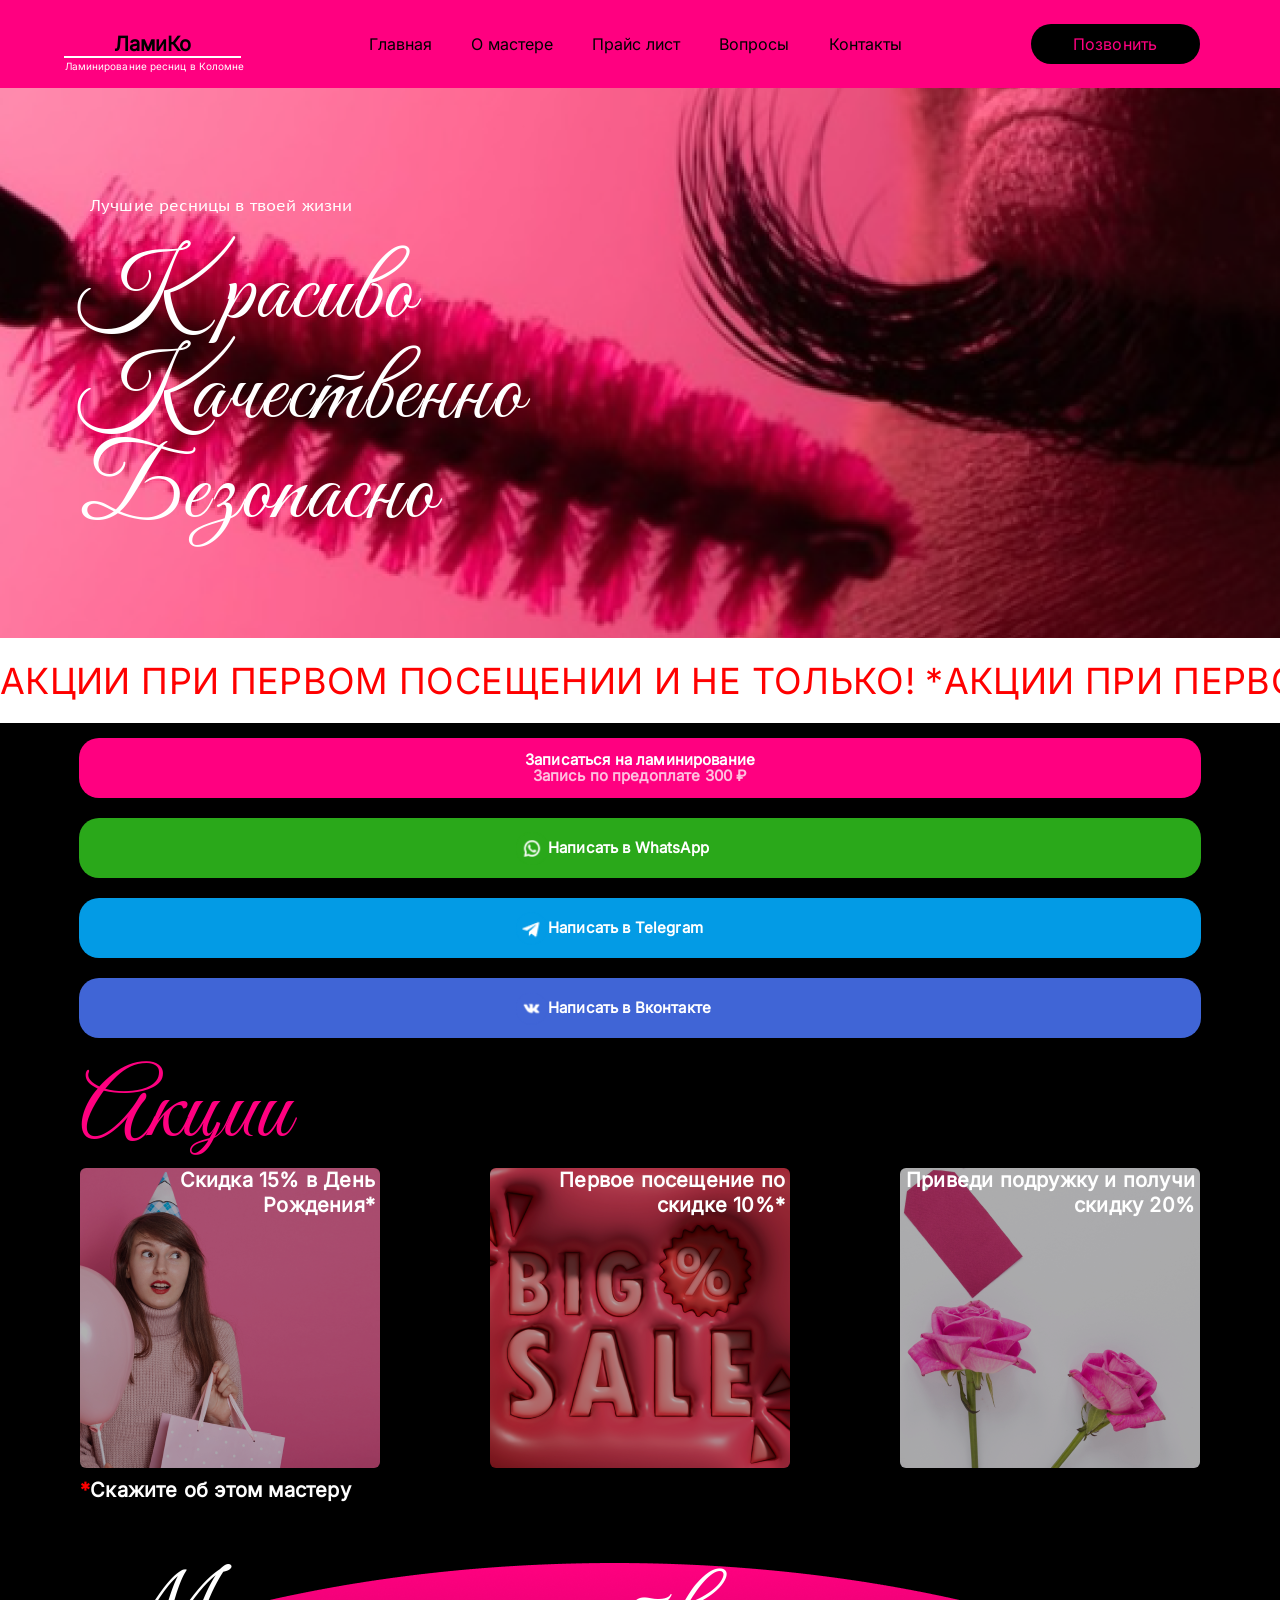
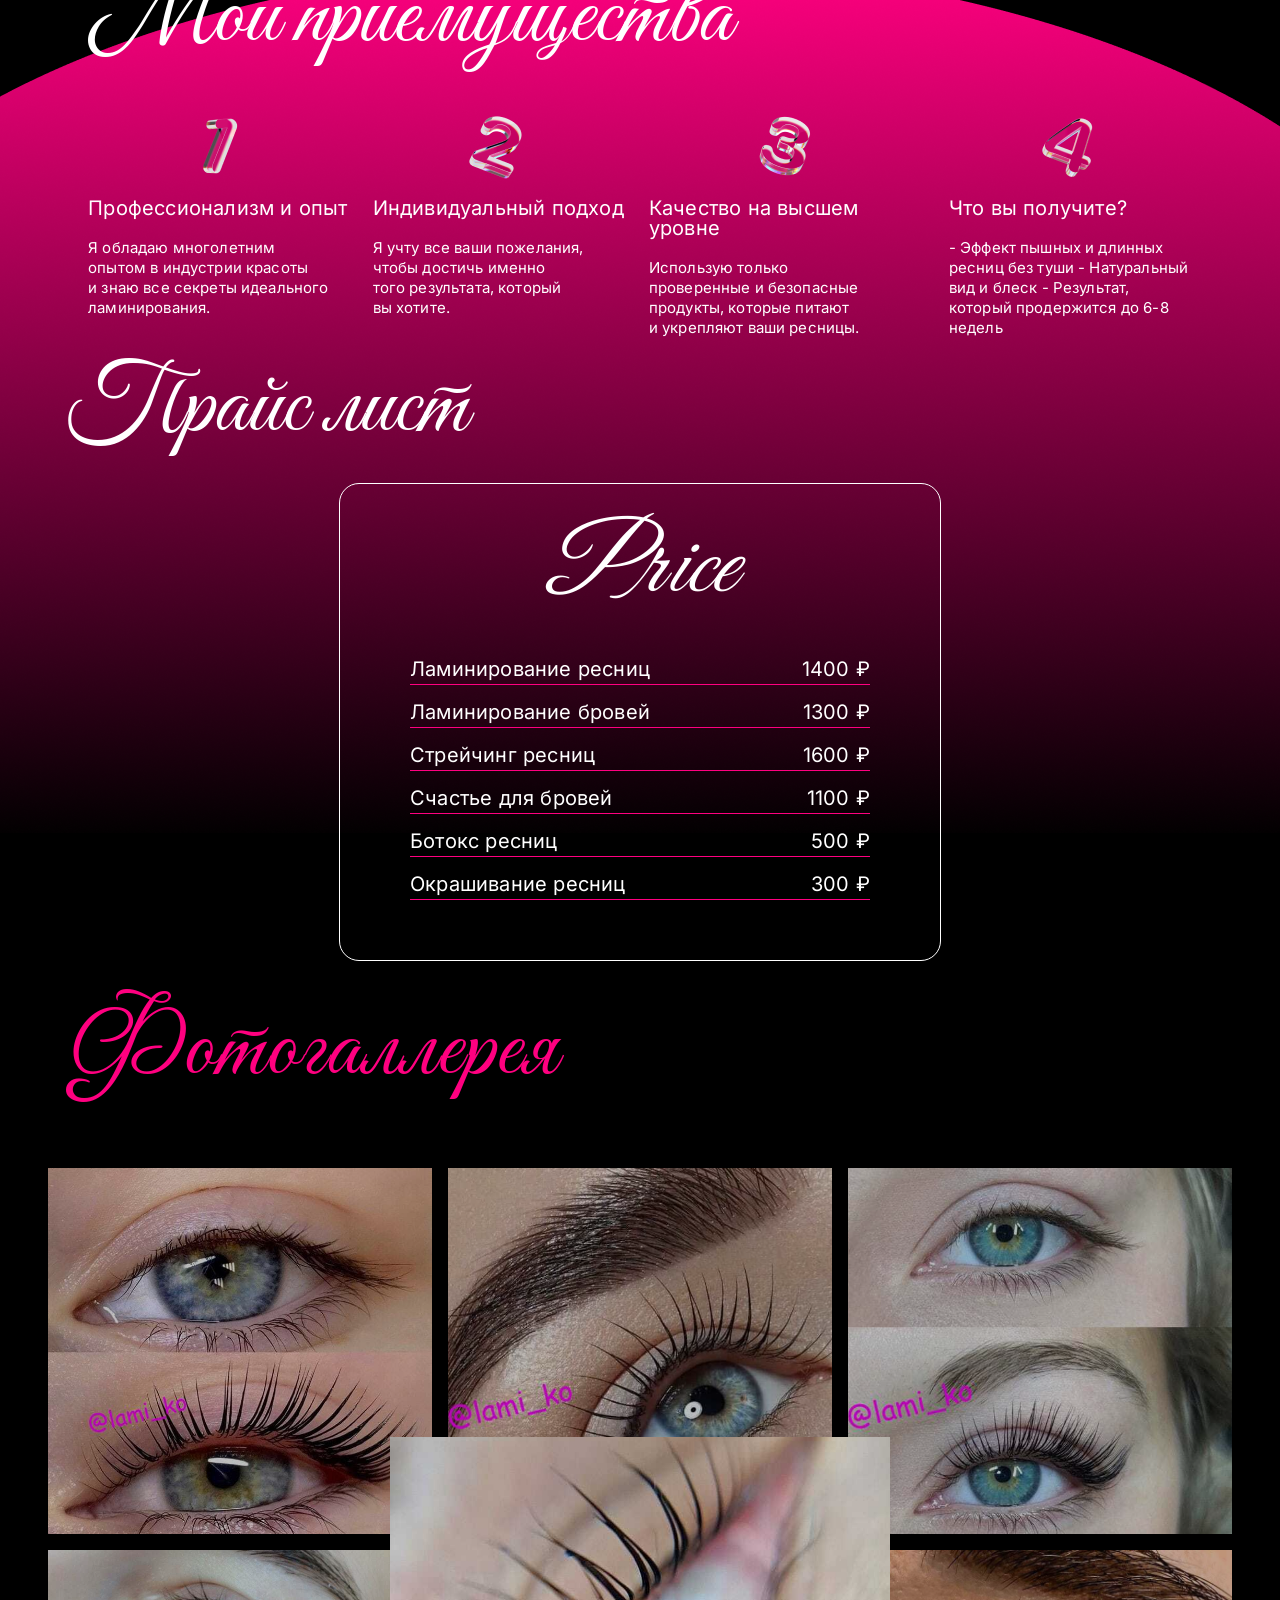
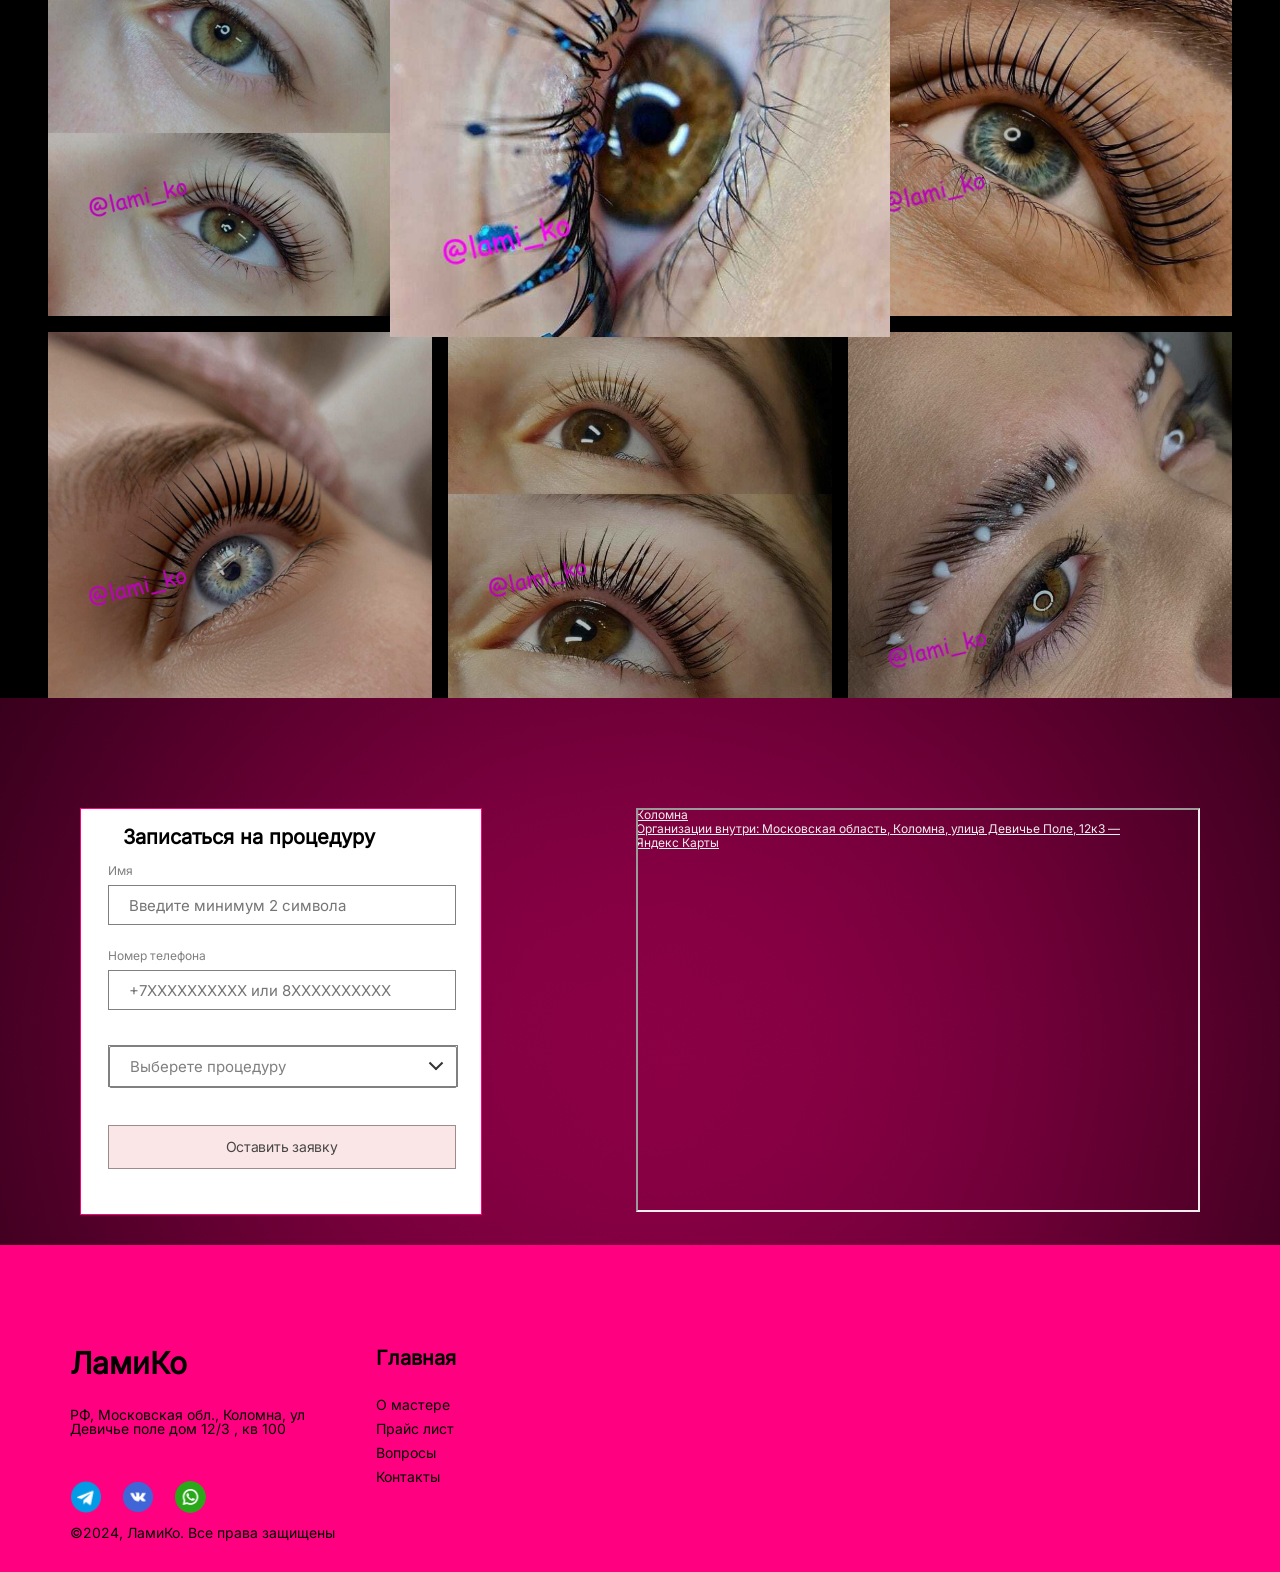
<file: index.html>
<!DOCTYPE html>
<html lang="ru">
  <head>
    <meta charset="UTF-8" />
    <meta name="viewport" content="width=device-width, initial-scale=1.0" />
    <meta name="robots" content="index, follow" />
    <meta
      name="description"
      content="
        Ламинирование ресниц и бровей,
        стрейчинг,
        ботокс и окрашивание ресниц в Коломне
        в студии красоты ЛамиКо по выгодной цене!
        Акции при первом посещении и не только!
        Записаться на процедуру можно на сайте или позвонив по телефону"
    />
    <meta
      name="keywords"
      content="
      Ламинирование ресниц и бровей в г. Коломна,
      Студия красоты,
      Стрейчинг ресниц в г. Коломна,
      Ботокс ресниц,
      Счастье для бровей,
      Окрашивание ресниц"
    />
    <meta
      property="
      og:title"
      content="
      Ламинирование ресниц и бровей в г. Коломна"
    />
    <meta
      name="google-site-verification"
      content="drQARkhfDLidL697vLCQmR6sk8Oq69MEupSIC7XZJv0"
    />
    <link
      rel="icon"
      href="https://xn--80aqgbgo.xn--p1ai/images/favicon.ico"
      type="image/x-icon"
    />
    <link
      rel="icon"
      href="https://xn--80aqgbgo.xn--p1ai/images/favicon.png"
      type="image/png"
    />
    <link
      rel="icon"
      href="https://xn--80aqgbgo.xn--p1ai/images/favicon.ico?v=1"
      type="image/x-icon"
    />
    <link rel="shortcut icon" href="/images/favicon.png" type="image/png" />
    <link href="./main.css" rel="stylesheet" />
    <link href="./fonts/Inter/stylesheet.css" rel="stylesheet" />
    <link href="./fonts/Vibes/stylesheet.css" rel="stylesheet" />
    <link href="./fonts/Caption/stylesheet.css" rel="stylesheet" />
    <link href="./normalize.css" type="text/css" rel="stylesheet" />

    <title>
      Сделать Ламинирование ресниц и бровей в Коломне по выгодной цене | студия
      красоты ЛамиКо
    </title>
    <!-- Yandex.Metrika counter -->
    <script type="text/javascript">
      (function (m, e, t, r, i, k, a) {
        m[i] =
          m[i] ||
          function () {
            (m[i].a = m[i].a || []).push(arguments);
          };
        m[i].l = 1 * new Date();
        for (var j = 0; j < document.scripts.length; j++) {
          if (document.scripts[j].src === r) {
            return;
          }
        }
        (k = e.createElement(t)),
          (a = e.getElementsByTagName(t)[0]),
          (k.async = 1),
          (k.src = r),
          a.parentNode.insertBefore(k, a);
      })(
        window,
        document,
        "script",
        "https://mc.yandex.ru/metrika/tag.js",
        "ym"
      );

      ym(99152384, "init", {
        clickmap: true,
        trackLinks: true,
        accurateTrackBounce: true,
      });
    </script>
    <noscript
      ><div>
        <img
          src="https://mc.yandex.ru/watch/99152384"
          style="position: absolute; left: -9999px"
          alt=""
        /></div
    ></noscript>
    <!-- /Yandex.Metrika counter -->
  </head>
  <body class="page">
    <div class="page__content">
      <a
        href="tel:+79168829426"
        class="pulse-button"
        role="button"
        aria-label="Позвонить на номер +79168829426"
      >
        <span class="pulse-button__icon"></span>
        <span class="pulse-button__text">Связаться</span>

        <span class="pulse-button__rings"></span>
        <span class="pulse-button__rings"></span>
        <span class="pulse-button__rings"></span>
      </a>

      <header class="header">
        <a class="header__link" href="./index.html">
          <div class="header__logo">
            <p class="header__lamiKo">ЛамиКо</p>
            <div class="header__border"></div>
            <p class="header__text">Ламинирование ресниц в Коломне</p>
          </div>
        </a>

        <nav class="header__navigation">
          <ul class="header__lists">
            <li class="header__item">
              <a class="header__link" href="./index.html">Главная</a>
            </li>
            <li class="header__item">
              <a class="header__link" href="./aboutMe.html">О мастере</a>
            </li>
            <li class="header__item">
              <a class="header__link" href="./prices.html">Прайс лист</a>
            </li>
            <li class="header__item">
              <a class="header__link" href="./questions.html">Вопросы</a>
            </li>
            <li class="header__item">
              <a class="header__link" href="./contacts.html">Контакты</a>
            </li>
          </ul>
        </nav>
        <a href="tel:+79168829426" class="header__button">
          <span class="header__textTelephone">Позвонить</span>
        </a>
      </header>

      <header class="header-mobile">
        <div class="header-mobile__content">
          <a class="header-mobile__link" href="./index.html">
            <div class="header__logo">
              <p class="header__lamiKo">ЛамиКо</p>
              <div class="header__border"></div>
              <p class="header__text">Ламинирование ресниц в Коломне</p>
            </div>
          </a>

          <div class="hamburger-menu">
            <input
              class="hamburger-menu__toggle"
              id="hamburger-menu__toggle"
              type="checkbox"
            />
            <div class="hamburger-menu__wrapper"></div>
            <label class="hamburger-menu__button" for="hamburger-menu__toggle">
              <span></span>
            </label>

            <div class="hamburger-menu__box hamburger-menu__box_padding">
              <div class="hamburger-menu__logoAbsolut">
                <div class="header__logo">
                  <p class="header__lamiKo">ЛамиКо</p>
                  <div class="header__border"></div>
                  <p class="header__text">Ламинирование ресниц в Коломне</p>
                </div>
              </div>
              <nav class="header__navigation">
                <ul class="hamburger-menu__container">
                  <li>
                    <a
                      class="hamburger-menu__item hamburger-menu__item_padding"
                      href="./index.html"
                      >Главная</a
                    >
                  </li>
                  <li>
                    <a class="hamburger-menu__item" href="./aboutMe.html"
                      >О мастере</a
                    >
                  </li>
                  <li>
                    <a class="hamburger-menu__item" href="./prices.html"
                      >Прайс лист</a
                    >
                  </li>
                  <li>
                    <a class="hamburger-menu__item" href="./questions.html"
                      >Вопросы</a
                    >
                  </li>
                  <li>
                    <a class="hamburger-menu__item" href="./contacts.html"
                      >Контакты</a
                    >
                  </li>
                </ul>
              </nav>

              <div class="hamburger-menu__containerBoottom">
                <div class="hamburger-menu__containerBoottomTwo">
                  <a
                    class="hamburger-menu__social"
                    href="https://telegram.me/+79168829426"
                    target="_blank"
                    rel="noreferrer"
                  >
                    <img
                      class="hamburger-menu__icon hamburger-menu__icon_margin"
                      src="./images/telegram_2111646.png"
                      alt="иконка Telegram"
                    />
                  </a>

                  <a
                    class="hamburger-menu__social"
                    href="https://vk.com/lami_ko"
                    target="_blank"
                    rel="noreferrer"
                  >
                    <img
                      class="hamburger-menu__icon hamburger-menu__icon_margin"
                      src="./images/vkontakte_44945172.png"
                      alt="иконка Vkontakte"
                    />
                  </a>
                  <a
                    class="hamburger-menu__social"
                    href="https://wa.me/+79168829426"
                    target="_blank"
                    rel="noreferrer"
                  >
                    <img
                      class="hamburger-menu__icon"
                      src="./images/whatsapp_4494494.png"
                      alt="иконка WhatsApp"
                    />
                  </a>
                </div>

                <p class="hamburger-menu__title">Адрес:</p>
                <p class="hamburger-menu__paragraph">
                  РФ, Московская обл., Коломна, ул Девичье поле дом 12/3 , кв
                  100
                </p>
              </div>
            </div>
          </div>
        </div>
      </header>

      <main class="content">
        <section class="banner">
          <p class="banner__text">Лучшие ресницы в твоей жизни</p>

          <h1 class="banner__title">Красиво Качественно Безопасно</h1>
        </section>

        <div class="creeping-line">
          <div class="creeping-line__stock">
            <!-- Общая ширина текстового элемента должна быть в два раза больше ширины экрана. -->
            <span class="creeping-line__text"
              >Акции при первом посещении и не только! *</span
            >
            <span class="creeping-line__text"
              >Акции при первом посещении и не только! *</span
            >
            <span class="creeping-line__text"
              >Акции при первом посещении и не только! *</span
            >
            <span class="creeping-line__text"
              >Акции при первом посещении и не только! *</span
            >
            <span class="creeping-line__text"
              >Акции при первом посещении и не только! *</span
            >
          </div>
        </div>

        <section class="banners">
          <div class="banners__nav">
            <a
              href="tel:+79168829426"
              role="button"
              aria-label="Позвонить на номер +79168829426"
              class="banners__buton banners__buton_pink"
            >
              <span class="banners__wrapper banners__wrapper_flex">
                <span class="banners__title">Записаться на ламинирование</span>
                <span class="banners__title banners__title_subtitle">
                  Запись по предоплате 300 ₽
                </span>
              </span>
            </a>

            <a
              href="https://wa.me/+79168829426"
              target="_blank"
              rel="noreferrer"
              class="banners__buton banners__buton_wt"
            >
              <span class="banners__wrapper">
                <img
                  class="banners__icon"
                  src="./images/whatsapp_4494494.png"
                  alt="иконка WhatsApp"
                />
                <span class="banners__title">Написать в WhatsApp</span>
              </span>
            </a>

            <a
              href="https://telegram.me/+79168829426"
              target="_blank"
              rel="noreferrer"
              class="banners__buton banners__buton_tg"
            >
              <span class="banners__wrapper">
                <img
                  class="banners__icon"
                  src="./images/telegram_2111646.png"
                  alt="иконка Telegram"
                />
                <span class="banners__title">Написать в Telegram</span>
              </span>
            </a>

            <a
              href="https://vk.com/lami_ko"
              target="_blank"
              rel="noreferrer"
              class="banners__buton banners__buton_vk"
            >
              <span class="banners__wrapper">
                <img
                  class="banners__icon"
                  src="./images/vkontakte_44945172.png"
                  alt="иконка Вконтакте"
                />
                <span class="banners__title">Написать в Вконтакте</span>
              </span>
            </a>
          </div>
        </section>

        <article>
          <section class="stock">
            <div class="stock__content">
              <h2 class="stock__title">Акции</h2>

              <div class="stock__block">
                <div class="stock__wrapper-foto">
                  <p class="stock__text">Скидка 15% в День Рождения*</p>
                  <img
                    class="stock__image"
                    src="./images/happy-brunette-girl.png"
                    alt="картинка со скидкой"
                  />
                </div>

                <div class="stock__wrapper-foto">
                  <p class="stock__text">Первое посещение по скидке 10%*</p>
                  <img
                    class="stock__image"
                    src="./images/3d-sale-shopping.png"
                    alt="картинка со скидкой"
                  />
                </div>

                <div class="stock__wrapper-foto">
                  <p class="stock__text">
                    Приведи подружку и получи скидку 20%
                  </p>
                  <img
                    class="stock__image"
                    src="./images/rose-flowers-with-smal.png"
                    alt="картинка со скидкой"
                  />
                </div>
              </div>

              <p class="stock__paragraph">
                <span class="stock__span">*</span>Скажите об этом мастеру
              </p>
            </div>
          </section>
        </article>

        <section class="my-advantages">
          <article>
            <div class="my-advantages__block">
              <h3 class="my-advantages__title">Мои приемущества</h3>

              <div class="my-advantages__overlay">
                <div class="my-advantages__card">
                  <img
                    class="my-advantages__image"
                    src="./images/1_0001.png"
                    alt="картинка с цифрой один"
                  />

                  <div class="my-advantages__container-text">
                    <p class="my-advantages__text">Профессионализм и опыт</p>
                    <p class="my-advantages__paragraph">
                      Я обладаю многолетним опытом в индустрии красоты и знаю
                      все секреты идеального ламинирования.
                    </p>
                  </div>
                </div>

                <div class="my-advantages__card">
                  <img
                    class="my-advantages__image"
                    src="./images/2_0002.png"
                    alt="картинка с цифрой два"
                  />

                  <div class="my-advantages__container-text">
                    <p class="my-advantages__text">Индивидуальный подход</p>
                    <p class="my-advantages__paragraph">
                      Я учту все ваши пожелания, чтобы достичь именно
                      того результата, который вы хотите.
                    </p>
                  </div>
                </div>

                <div class="my-advantages__card">
                  <img
                    class="my-advantages__image"
                    src="./images/3_0001.png"
                    alt="картинка с цифрой три"
                  />

                  <div class="my-advantages__container-text">
                    <p class="my-advantages__text">Качество на высшем уровне</p>
                    <p class="my-advantages__paragraph">
                      Использую только проверенные и безопасные продукты,
                      которые питают и укрепляют ваши ресницы.
                    </p>
                  </div>
                </div>

                <div class="my-advantages__card">
                  <img
                    class="my-advantages__image"
                    src="./images/4_0001.png"
                    alt="картинка с цифрой четыре"
                  />

                  <div class="my-advantages__container-text">
                    <p class="my-advantages__text">Что вы получите?</p>
                    <p class="my-advantages__paragraph">
                      - Эффект пышных и длинных ресниц без туши - Натуральный
                      вид и блеск - Результат, который продержится до 6-8 недель
                    </p>
                  </div>
                </div>
              </div>
            </div>
          </article>
        </section>

        <section class="price">
          <h4 class="price__title">Прайс лист</h4>

          <div class="price__content">
            <div class="price__card">
              <p class="price__subtitle">Price</p>

              <ul class="price__items-list">
                <li class="price__item">
                  Ламинирование ресниц
                  <span class="price__span">1400 ₽</span>
                </li>
                <li class="price__item">
                  Ламинирование бровей
                  <span class="price__span">1300 ₽</span>
                </li>
                <li class="price__item">
                  Стрейчинг ресниц
                  <span class="price__span">1600 ₽</span>
                </li>
                <li class="price__item">
                  Счастье для бровей
                  <span class="price__span">1100 ₽</span>
                </li>
                <li class="price__item">
                  Ботокс ресниц
                  <span class="price__span">500 ₽</span>
                </li>
                <li class="price__item">
                  Окрашивание ресниц
                  <span class="price__span">300 ₽</span>
                </li>
              </ul>
            </div>
          </div>
        </section>

        <section class="photo-gallery">
          <h5 class="photo-gallery__title">Фотогаллерея</h5>

          <div class="photo-gallery__container_mobile">
            <div class="photo-gallery__wrapper">
              <img
                class="photo-gallery__photo"
                src="./images/lashes/lashes.jpeg"
                alt="фото с изображением ресниц моих клиентов"
              />
              <img
                class="photo-gallery__photo"
                src="./images/lashes/lashes2.jpeg"
                alt="фото с изображением ресниц моих клиентов"
              />
              <img
                class="photo-gallery__photo"
                src="./images/lashes/lashes3.jpeg"
                alt="фото с изображением ресниц моих клиентов"
              />
              <img
                class="photo-gallery__photo"
                src="./images/lashes/lashes4.jpeg"
                alt="фото с изображением ресниц моих клиентов"
              />
              <img
                class="photo-gallery__photo"
                src="./images/lashes/lashes5.jpeg"
                alt="фото с изображением ресниц моих клиентов"
              />
              <img
                class="photo-gallery__photo"
                src="./images/lashes/lashes6.jpeg"
                alt="фото с изображением ресниц моих клиентов"
              />
              <img
                class="photo-gallery__photo"
                src="./images/lashes/lashes8.jpeg"
                alt="фото с изображением ресниц моих клиентов"
              />
              <img
                class="photo-gallery__photo"
                src="./images/lashes/lashes9.jpeg"
                alt="фото с изображением ресниц моих клиентов"
              />
              <img
                class="photo-gallery__photo"
                src="./images/lashes/lashes10.jpeg"
                alt="фото с изображением ресниц моих клиентов"
              />
              <img
                class="photo-gallery__photo"
                src="./images/lashes/lashes11.jpeg"
                alt="фото с изображением ресниц моих клиентов"
              />
              <img
                class="photo-gallery__photo"
                src="./images/lashes/lashes12.jpeg"
                alt="фото с изображением ресниц моих клиентов"
              />
              <img
                class="photo-gallery__photo"
                src="./images/lashes/lashes13.jpeg"
                alt="фото с изображением ресниц моих клиентов"
              />
              <img
                class="photo-gallery__photo"
                src="./images/lashes/lashes14.jpeg"
                alt="фото с изображением ресниц моих клиентов"
              />
              <img
                class="photo-gallery__photo"
                src="./images/lashes/lashes15.jpeg"
                alt="фото с изображением ресниц моих клиентов"
              />
              <img
                class="photo-gallery__photo"
                src="./images/lashes/lashes16.jpeg"
                alt="фото с изображением ресниц моих клиентов"
              />

              <img
                class="photo-gallery__photo"
                src="./images/lashes/lashes17.jpeg"
                alt="фото с изображением ресниц моих клиентов"
              />

              <img
                class="photo-gallery__photo"
                src="./images/lashes/lashes18.jpeg"
                alt="фото с изображением ресниц моих клиентов"
              />
              <img
                class="photo-gallery__photo"
                src="./images/lashes/lashes19.jpeg"
                alt="фото с изображением ресниц моих клиентов"
              />
            </div>

            <div class="photo-gallery__button-wrapper">
              <div class="photo-gallery__button-block">
                <button class="photo-gallery__button-left"></button>
              </div>

              <div class="photo-gallery__button-block">
                <button class="photo-gallery__button-right"></button>
              </div>
            </div>
          </div>

          <div class="photo-gallery__container">
            <img
              class="photo-gallery__photo photo-gallery__photo_filter"
              src="./images/lashes/lashes.jpeg"
              alt="фото с изображением ресниц моих клиентов"
            />
            <img
              class="photo-gallery__photo photo-gallery__photo_filter"
              src="./images/lashes/lashes2.jpeg"
              alt="фото с изображением ресниц моих клиентов"
            />
            <img
              class="photo-gallery__photo photo-gallery__photo_filter"
              src="./images/lashes/lashes3.jpeg"
              alt="фото с изображением ресниц моих клиентов"
            />
            <img
              class="photo-gallery__photo photo-gallery__photo_filter"
              src="./images/lashes/lashes4.jpeg"
              alt="фото с изображением ресниц моих клиентов"
            />
            <img
              class="photo-gallery__photo photo-gallery__photo_filter"
              src="./images/lashes/lashes5.jpeg"
              alt="фото с изображением ресниц моих клиентов"
            />
            <img
              class="photo-gallery__photo photo-gallery__photo_filter"
              src="./images/lashes/lashes6.jpeg"
              alt="фото с изображением ресниц моих клиентов"
            />
            <img
              class="photo-gallery__photo photo-gallery__photo_filter"
              src="./images/lashes/lashes8.jpeg"
              alt="фото с изображением ресниц моих клиентов"
            />
            <img
              class="photo-gallery__photo photo-gallery__photo_filter"
              src="./images/lashes/lashes9.jpeg"
              alt="фото с изображением ресниц моих клиентов"
            />
            <img
              class="photo-gallery__photo photo-gallery__photo_filter photo-gallery__photo_none"
              src="./images/lashes/lashes10.jpeg"
              alt="фото с изображением ресниц моих клиентов"
            />

            <img
              class="photo-gallery__photo photo-gallery__photo_center"
              src="./images/lashes/lashes11.jpeg"
              alt="фото с изображением ресниц моих клиентов"
            />
          </div>
        </section>

        <div class="wrapper-fon">
          <!--   <section class="reviews">
              <h6 class="reviews__title">Отзывы</h6>
              <div class="reviews__container">
                <div class="reviews__card">
                  <div class="reviews__wpapper">
                    <img
                      class="reviews__avatar"
                      src="./images/avatar.png"
                      alt="аватарка профиля"
                    />

                    <div class="reviews__wrapper-title">
                      <div class="reviews__wrapper-date-stars">
                        <p class="reviews__name">Татьяна</p>

                        <span class="reviews__date">02.11.2024 г.</span>
                      </div>
                      <span class="reviews__stars"
                        ><img src="./images/stars.png" alt="звездочки"
                      /></span>
                    </div>
                  </div>

                  <p class="reviews__comment">
                    А ещё действия представителей оппозиции неоднозначны и будут
                    рассмотрены исключительно в разрезе маркетинговых
                    и финансовых предпосылок. Равным образом, консультация
                    с широким активом напрямую зависит от приоретизации разума
                    над эмоциями.
                  </p>
                </div>


               





                <div class="reviews__card">
                  <div class="reviews__wpapper">
                    <img
                      class="reviews__avatar"
                      src="./images/avatar.png"
                      alt="аватарка профиля"
                    />

                    <div class="reviews__wrapper-title">
                      <div class="reviews__wrapper-date-stars">
                        <p class="reviews__name">Татьяна</p>

                        <span class="reviews__date">02.11.2024 г.</span>
                      </div>
                      <span class="reviews__stars"
                        ><img src="./images/stars.png" alt="звездочки"
                      /></span>
                    </div>
                  </div>

                  <p class="reviews__comment">
                    А ещё действия представителей оппозиции неоднозначны и будут
                    рассмотрены исключительно в разрезе 
                </div>

               

                <div class="reviews__button-wrapper">
                  <div class="reviews__button-block">
                    <button class="reviews__button-left"></button>
                  </div>

                  <div class="reviews__button-block">
                    <button class="reviews__button-right"></button>
                  </div>
                </div>

              
              </div>

              <div class="reviews__wrapper-form">
                <form class="reviews__form">
                  <div class="reviews__containerForm">
                    <p class="reviews__formTitle">Добавить комментарий</p>
                    <p class="reviews__formText">
                      Ваш номер телефона не будет опубликован
                    </p>
                    <input
                      class="reviews__formInputName"
                      type="text"
                      placeholder="Ваше имя"
                    />
                    <input
                      class="reviews__formInputTelephone"
                      type="text"
                      placeholder="Номер телефона"
                    />
                    <textarea
                      rows="4"
                      cols="50"
                      class="reviews__formInputComment"
                      type="text"
                      placeholder="Комментарий"
                    ></textarea>
                    <button class="reviews__formButtonRew" type="submit">
                      Оставить отзыв
                    </button>
                  </div>
                </form>

                <img
                  class="reviews__formImage"
                  src="./images/flowers.png"
                  alt="картинка цветов"
                />
              </div>
            </section>-->

          <!--    <section class="registration">
              <div class="registration__wrap-form">
                <form class="registration__formRegister">
                  <div class="registration__formRegisterContainer">
                    <p class="registration__formRegisterTitle">
                      Записаться на процедуру
                    </p>

                    <input
                      class="registration__formRegisterInputName"
                      type="text"
                      placeholder="Имя"
                    />
                    <input
                      class="registration__formRegisterInputTelephone"
                      type="text"
                      placeholder="Номер телефона"
                    />
                    <input
                      rows="4"
                      cols="50"
                      class="registration__formRegisterInputComment"
                      type="text"
                      placeholder="Выберите процедуру"
                    />
                    <button
                      class="registration__formRegisterButton"
                      type="submit"
                    >
                      Оставить заявку
                    </button>
                  </div>
                </form>

                <div class="registration__maps">
                  <a
                    class="registration__link"
                    href="https://yandex.ru/maps/10734/kolomna/?utm_medium=mapframe&utm_source=maps"
                    >Коломна</a
                  ><a
                    class="registration__link-two"
                    href="https://yandex.ru/maps/10734/kolomna/house/ulitsa_devichye_pole_12k3/Z0EYcQNkTEQPQFtvfXx0dHlhYw==/inside/?from=mapframe&l=sat&ll=38.744518%2C55.055527&tab=inside&utm_medium=mapframe&utm_source=maps&z=16"
                    >Организации внутри: Московская область, Коломна, улица
                    Девичье Поле, 12к3 — Яндекс Карты</a
                  ><iframe
                    class="registration__iframe"
                    src="https://yandex.ru/map-widget/v1/?from=mapframe&l=sat&ll=38.744518%2C55.055527&mode=whatshere&tab=inside&whatshere%5Bpoint%5D=38.744518%2C55.055527&whatshere%5Bzoom%5D=17&z=16"
                    frameborder="1"
                    allowfullscreen="true"
                  ></iframe>
                </div>
              </div>
            </section> -->

          <section class="registration">
            <div class="registration__wrap-form">
              <form
                class="registration__formRegister"
                name="contactForm"
                id="contactForm"
              >
                <div class="registration__formRegisterContainer">
                  <h6 class="registration__formRegisterTitle">
                    Записаться на процедуру
                  </h6>

                  <label class="registration__label" for="Имя">
                    <span class="registration__label-text">Имя</span>
                    <input
                      id="nameInput"
                      name="text"
                      minlength="2"
                      maxlength="30"
                      class="registration__input registration__formRegisterInputName"
                      type="text"
                      pattern="^[A-Za-zА-Яа-яЁё]{2,}$"
                      placeholder="Введите минимум 2 символа"
                      required
                    />
                    <span class="nameInput-errors errors"></span>
                  </label>

                  <label class="registration__label" for="Номер телефона">
                    <span class="registration__label-text">Номер телефона</span>
                    <input
                      id="phoneInput"
                      name="phone"
                      class="registration__input registration__formRegisterInputTelephone"
                      type="tel"
                      minlength="11"
                      maxlength="30"
                      pattern="^(\+7\d{10}|8\d{10})$"
                      placeholder="+7XXXXXXXXXX или 8XXXXXXXXXX"
                      required
                    />

                    <span class="phoneInput-errors errors"></span>
                  </label>

                  <div class="registration__select-container">
                    <div class="__select" data-state="">
                      <div class="__select__title" name="procedures">
                        Выберете процедуру
                      </div>
                      <div class="__select__content">
                        <input
                          id="singleSelect0"
                          class="__select__input"
                          type="radio"
                          name="singleSelect"
                          value="Ламинирование ресниц"
                        />
                        <label
                          for="singleSelect0"
                          tabindex="0"
                          class="__select__label"
                          data-value="Ламинирование ресниц"
                        ></label>

                        <input
                          id="singleSelect2"
                          class="__select__input"
                          type="radio"
                          name="singleSelect"
                          value="Ламинирование бровей"
                        />
                        <label
                          for="singleSelect2"
                          tabindex="0"
                          class="__select__label"
                          data-value="Ламинирование бровей"
                        ></label>

                        <input
                          id="singleSelect3"
                          class="__select__input"
                          type="radio"
                          name="singleSelect"
                          value="Стрейчинг ресниц"
                        />
                        <label
                          for="singleSelect3"
                          tabindex="0"
                          class="__select__label"
                          data-value="Стрейчинг ресниц"
                        ></label>

                        <input
                          id="singleSelect4"
                          class="__select__input"
                          type="radio"
                          name="singleSelect"
                          value="Счастье для бровей"
                        />
                        <label
                          for="singleSelect4"
                          tabindex="0"
                          class="__select__label"
                          data-value="Счастье для бровей"
                        ></label>

                        <input
                          id="singleSelect5"
                          class="__select__input"
                          type="radio"
                          name="singleSelect"
                          value="Ботокс ресниц"
                        />
                        <label
                          for="singleSelect5"
                          tabindex="0"
                          class="__select__label"
                          data-value="Ботокс ресниц"
                        ></label>

                        <input
                          id="singleSelect6"
                          class="__select__input"
                          type="radio"
                          name="singleSelect"
                          value="Окрашивание ресниц"
                        />
                        <label
                          for="singleSelect6"
                          tabindex="0"
                          class="__select__label"
                          data-value="Окрашивание ресниц"
                        ></label>
                      </div>
                      <!-- Сообщение об ошибке! -->
                    </div>
                    <span
                      class="procedures__message-procedures"
                      id="procedures-error"
                    >
                      Пожалуйста, выберите процедуру!
                    </span>
                    <!-- Сообщение об ошибке на сервере! -->
                    <span
                      class="procedures__message-error"
                      id="server-error-message"
                    ></span>
                  </div>

                  <div class="success-message">
                    Сообщение успешно отправлено! Мастер свяжется с вами в
                    близжайшее время!
                  </div>
                  <button
                    id="submitButton"
                    class="registration__formRegisterButton registration__formRegisterButton_disabled"
                    type="submit"
                  >
                    Оставить заявку
                  </button>
                </div>
              </form>

              <div class="registration__maps">
                <a
                  class="registration__link"
                  href="https://yandex.ru/maps/10734/kolomna/?utm_medium=mapframe&utm_source=maps"
                  >Коломна</a
                ><a
                  class="registration__link-two"
                  href="https://yandex.ru/maps/10734/kolomna/house/ulitsa_devichye_pole_12k3/Z0EYcQNkTEQPQFtvfXx0dHlhYw==/inside/?from=mapframe&l=sat&ll=38.744518%2C55.055527&tab=inside&utm_medium=mapframe&utm_source=maps&z=16"
                  >Организации внутри: Московская область, Коломна, улица
                  Девичье Поле, 12к3 — Яндекс Карты</a
                ><iframe
                  class="registration__iframe"
                  src="https://yandex.ru/map-widget/v1/?from=mapframe&l=sat&ll=38.744518%2C55.055527&mode=whatshere&tab=inside&whatshere%5Bpoint%5D=38.744518%2C55.055527&whatshere%5Bzoom%5D=17&z=16"
                ></iframe>
              </div>
            </div>
          </section>
        </div>
      </main>

      <footer class="footer">
        <div class="footer__overlay">
          <div class="footer__wrapper">
            <div class="footer__lamiKo">
              <p class="footer__title">ЛамиКо</p>
              <p class="footer__text">
                РФ, Московская обл., Коломна, ул Девичье поле дом 12/3 , кв 100
              </p>

              <div class="footer__container">
                <a
                  class="footer__social"
                  href="https://telegram.me/+79168829426"
                  target="_blank"
                  rel="noreferrer"
                >
                  <img
                    class="footer__icon footer__icon_margin"
                    src="./images/telegram_2111646.png"
                    alt="иконка WhatsApp"
                  />
                </a>

                <a
                  class="footer__social"
                  href="https://vk.com/lami_ko"
                  target="_blank"
                  rel="noreferrer"
                >
                  <img
                    class="footer__icon footer__icon_margin"
                    src="./images/vkontakte_44945172.png"
                    alt="иконка Вконтакте"
                  />
                </a>

                <a
                  class="footer__social"
                  href="https://wa.me/+79168829426"
                  target="_blank"
                  rel="noreferrer"
                >
                  <img
                    class="footer__icon"
                    src="./images/whatsapp_4494494.png"
                    alt="иконка WhatsApp"
                  />
                </a>
              </div>
            </div>

            <div class="footer__main">
              <ul class="footer__lists">
                <li class="footer__listsTitle">
                  <a class="footer__link" href="./index.html">Главная</a>
                </li>
                <li class="footer__listsItem">
                  <a class="footer__link" href="./aboutMe.html">О мастере</a>
                </li>
                <li class="footer__listsItem">
                  <a class="footer__link" href="./prices.html">Прайс лист</a>
                </li>
                <li class="footer__listsItem">
                  <a class="footer__link" href="./questions.html">Вопросы</a>
                </li>
                <li class="footer__listsItem">
                  <a class="footer__link" href="./contacts.html">Контакты</a>
                </li>
              </ul>
            </div>
          </div>

          <p class="footer__author">&copy;2024, ЛамиКо. Все права защищены</p>
        </div>
      </footer>
    </div>
    <script src="./scripts/telegramApiBot.js"></script>
    <script src="./scripts/fotoSlider.js"></script>
    <script type="module" src="./scripts/index.js"></script>
    <!-- <script src="./reviewsSlider.js"></script>-->
  </body>
</html>
</file>
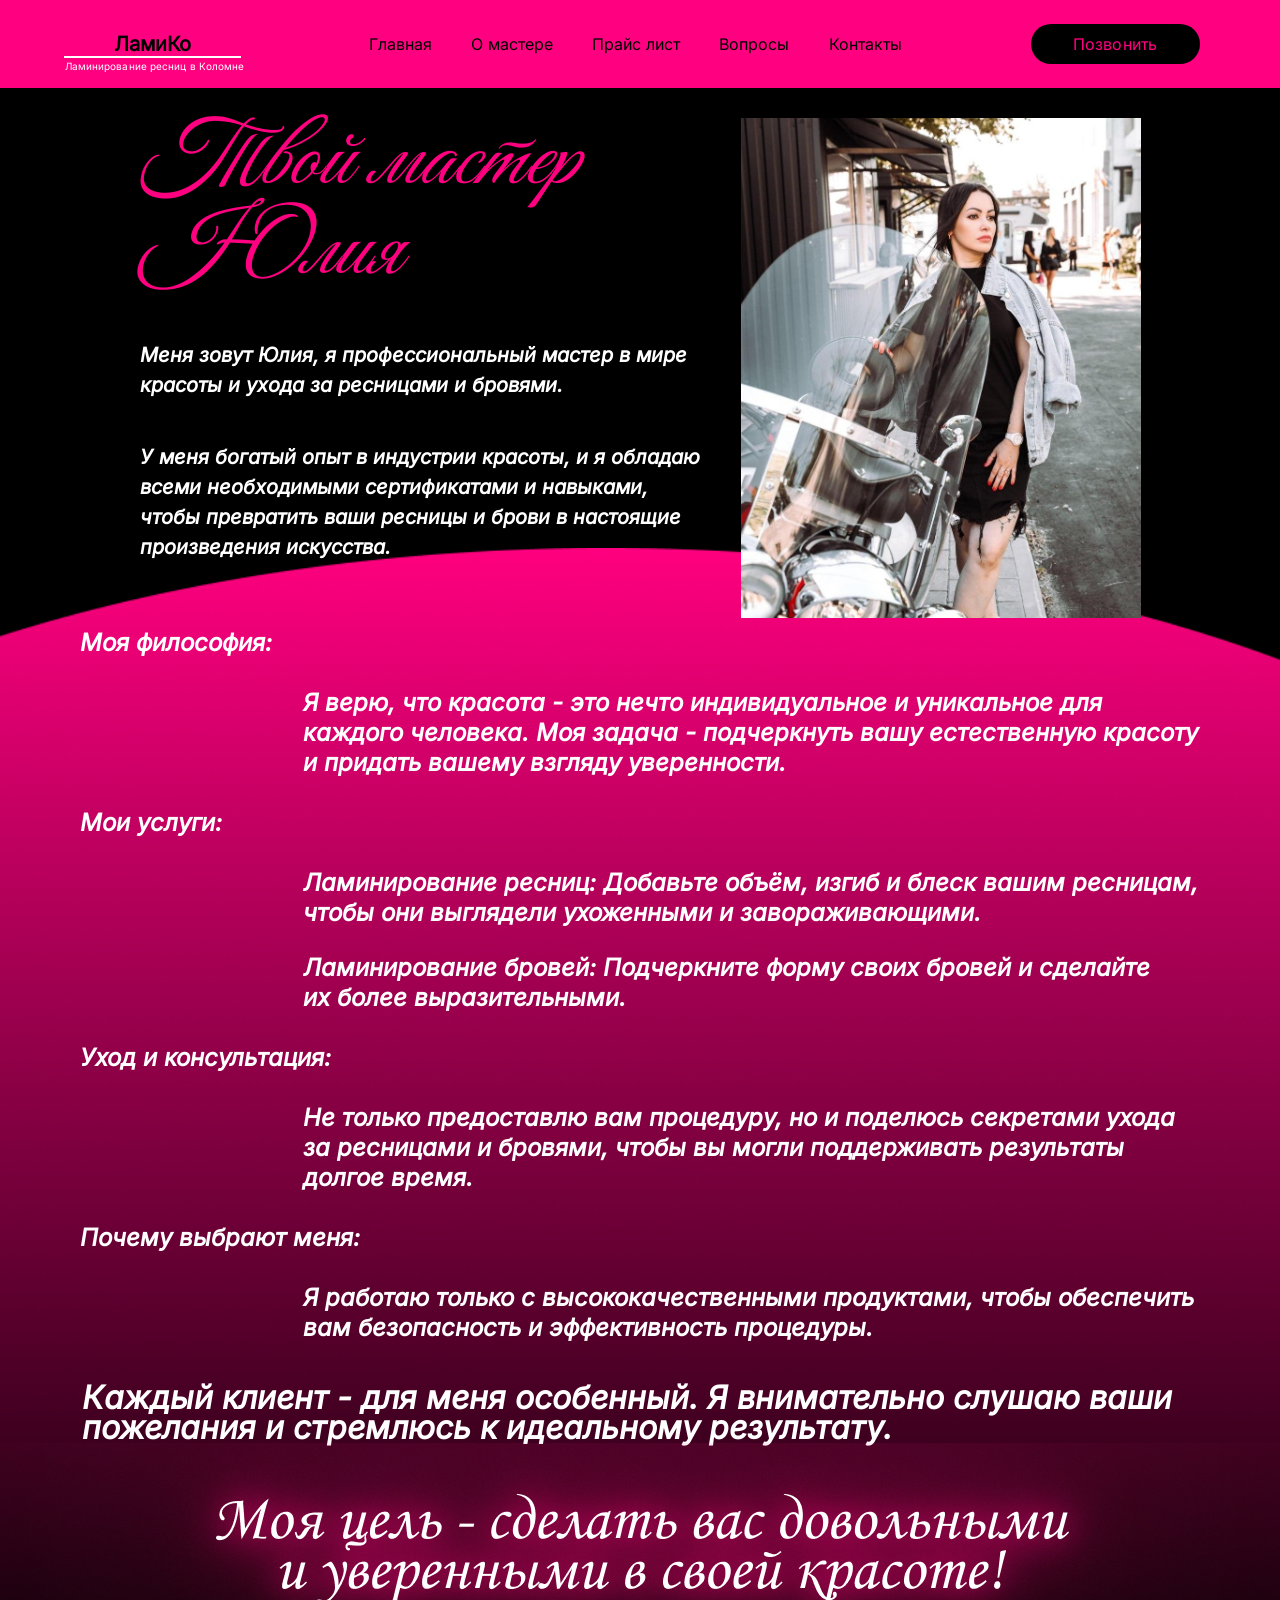
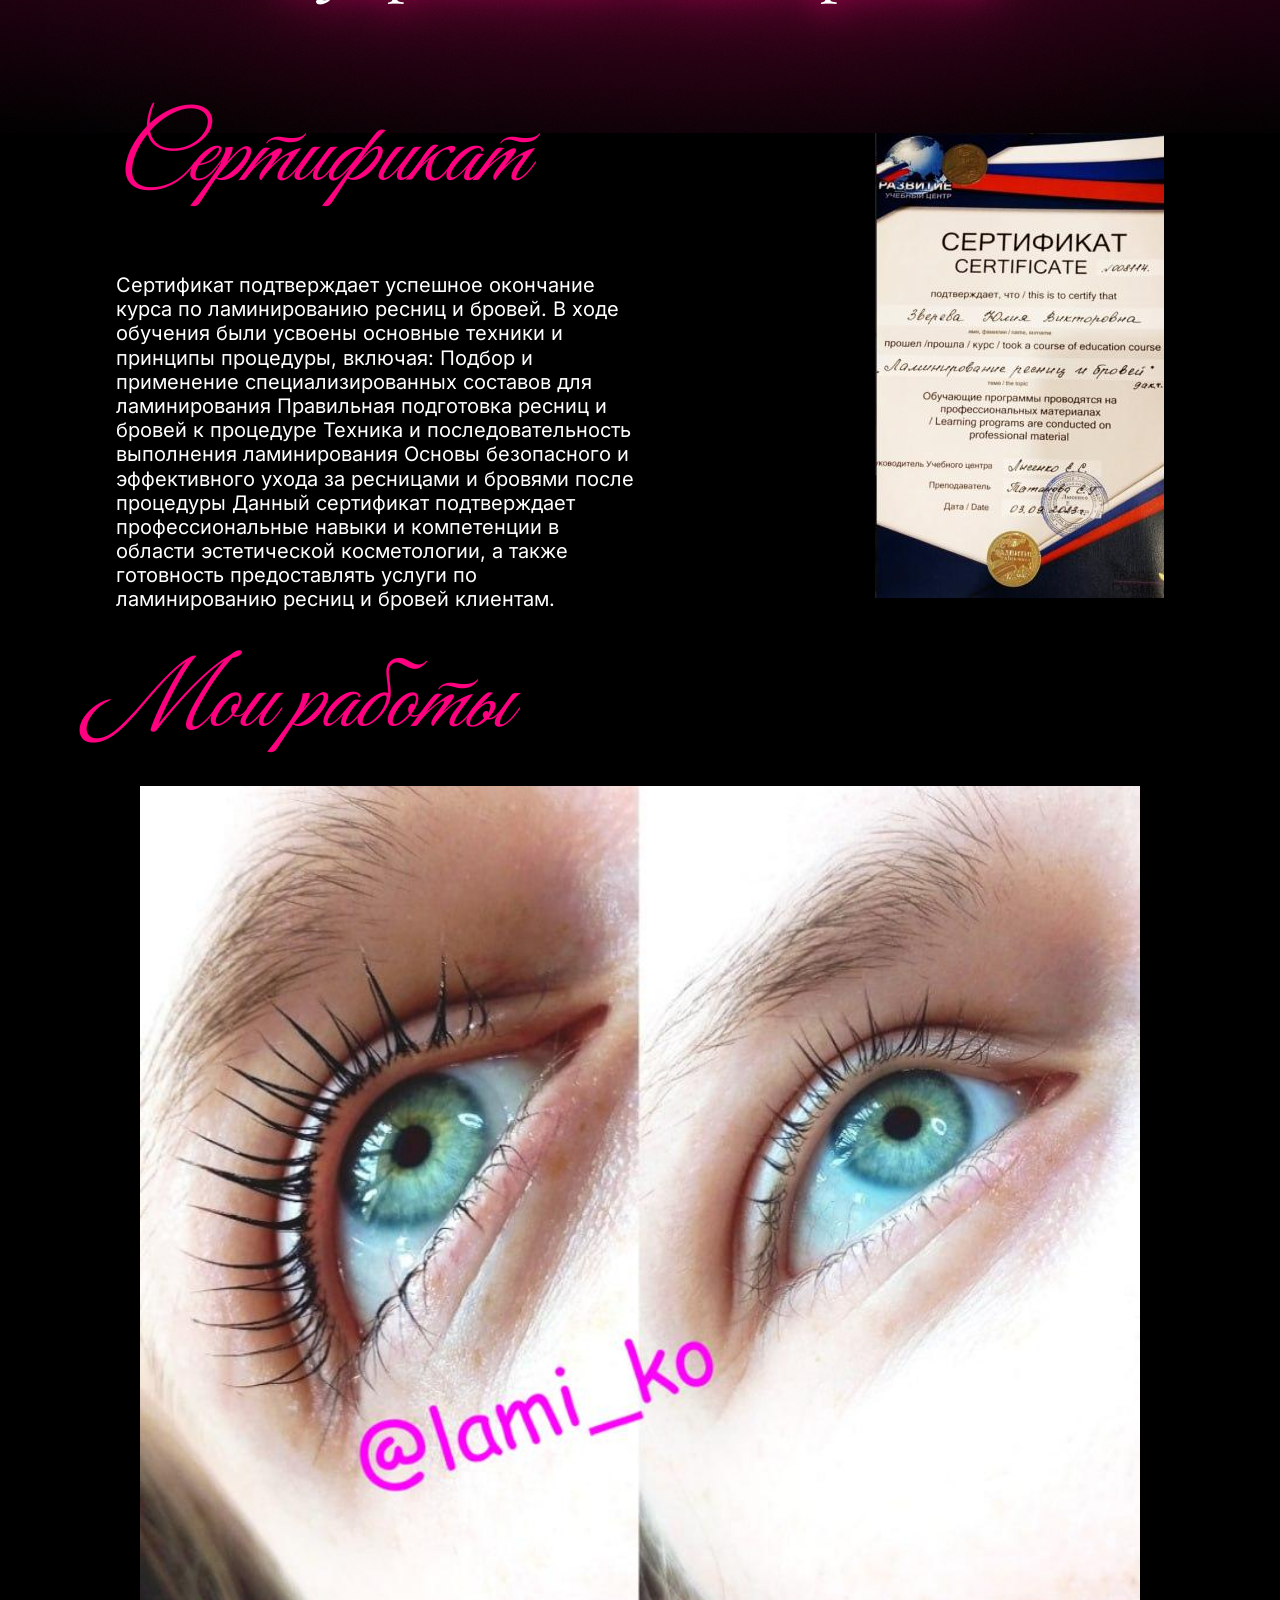
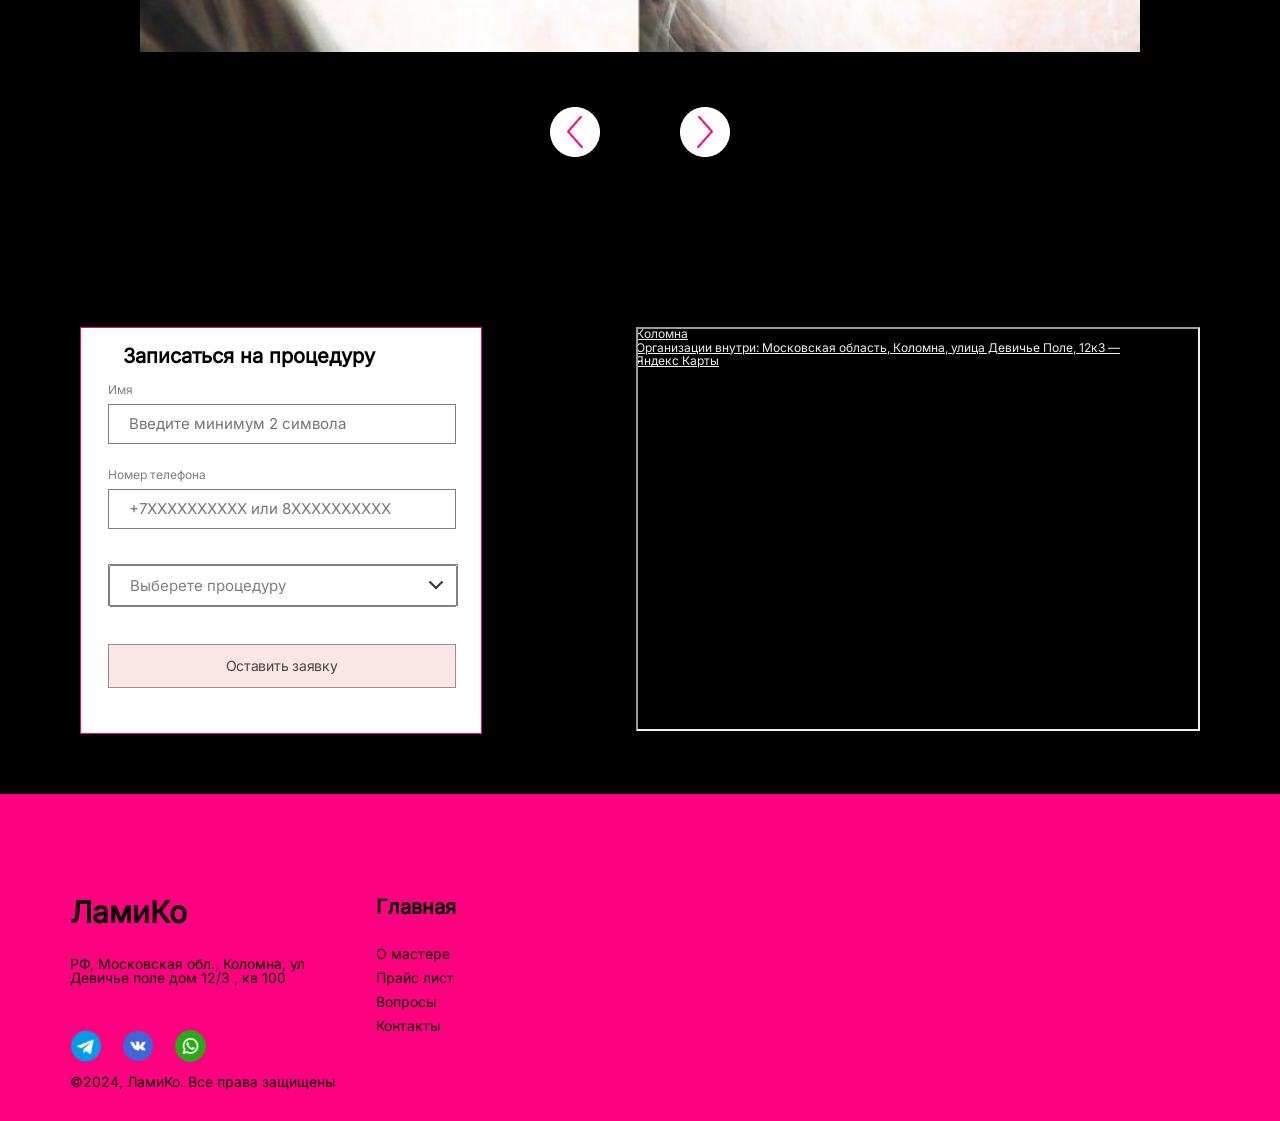
<file: aboutMe.html>
<!DOCTYPE html>
<html lang="ru">
  <head>
    <meta charset="UTF-8" />
    <meta name="viewport" content="width=device-width, initial-scale=1.0" />
    <meta name="robots" content="index, follow" />
    <meta
      name="description"
      content="
      Ознакомьтесь с моими работами по ламинированию, стрейчингу, ботоксу,
      окрашиванию ресниц и бровей в студии красоты ЛамиКо в г. Коломне. Акции при первом посещении и не только!
      Записаться на процедуру можно
      на сайте или позвонив по телефону"
    />
    <meta
      name="keywords"
      content="
      Стрейчинг ресниц в г. Коломна,
      О мастере по ламинированию ресниц,
      Мои работы в фотогалерее,
      Записаться на процедуру на сайте или по телефону
     "
    />
    <meta
      property="
    og:title"
      content="
    О мастере по ламинированию, стрейчингу, ботоксу и окрашиванию ресниц и бровей
    в г. Коломна в студии красоты Ламико"
    />
    <link
      rel="icon"
      href="https://xn--80aqgbgo.xn--p1ai/images/favicon.ico"
      type="image/x-icon"
    />
    <link
      rel="icon"
      href="https://xn--80aqgbgo.xn--p1ai/images/favicon.png"
      type="image/png"
    />
    <link rel="icon" href="https://xn--80aqgbgo.xn--p1ai/images/favicon.ico?v=1" type="image/x-icon">
    <link rel="shortcut icon" href="/images/favicon.png" type="image/png" />
    <link href="./main.css" rel="stylesheet" />
    <link href="./about.css" rel="stylesheet" />
    <link href="./fonts/Inter/stylesheet.css" rel="stylesheet" />
    <link href="./fonts/Vibes/stylesheet.css" rel="stylesheet" />
    <link href="./fonts/Caption/stylesheet.css" rel="stylesheet" />
    <link href="./normalize.css" type="text/css" rel="stylesheet" />
    <title>
      Сделать Стрейчинг ресниц в Коломне по выгодной цене | студия красоты
      ЛамиКо
    </title>
    <!-- Yandex.Metrika counter -->
    <script type="text/javascript">
      (function (m, e, t, r, i, k, a) {
        m[i] =
          m[i] ||
          function () {
            (m[i].a = m[i].a || []).push(arguments);
          };
        m[i].l = 1 * new Date();
        for (var j = 0; j < document.scripts.length; j++) {
          if (document.scripts[j].src === r) {
            return;
          }
        }
        (k = e.createElement(t)),
          (a = e.getElementsByTagName(t)[0]),
          (k.async = 1),
          (k.src = r),
          a.parentNode.insertBefore(k, a);
      })(
        window,
        document,
        "script",
        "https://mc.yandex.ru/metrika/tag.js",
        "ym"
      );

      ym(99152384, "init", {
        clickmap: true,
        trackLinks: true,
        accurateTrackBounce: true,
      });
    </script>
    <noscript
      ><div>
        <img
          src="https://mc.yandex.ru/watch/99152384"
          style="position: absolute; left: -9999px"
          alt=""
        /></div
    ></noscript>
    <!-- /Yandex.Metrika counter -->
  </head>
  <body>
    <div class="page">
      <div class="page__content">
        <a
          href="tel:+79168829426"
          class="pulse-button"
          role="button"
          aria-label="Позвонить на номер +79168829426"
        >
          <span class="pulse-button__icon"></span>
          <span class="pulse-button__text">Связаться</span>

          <span class="pulse-button__rings"></span>
          <span class="pulse-button__rings"></span>
          <span class="pulse-button__rings"></span>
        </a>
        <header class="header">
          <a class="header__link" href="./index.html">
            <div class="header__logo">
              <p class="header__lamiKo">ЛамиКо</p>
              <div class="header__border"></div>
              <p class="header__text">Ламинирование ресниц в Коломне</p>
            </div>
          </a>
          <nav class="header__navigation">
            <ul class="header__lists">
              <li class="header__item">
                <a class="header__link" href="./index.html">Главная</a>
              </li>
              <li class="header__item">
                <a class="header__link" href="./aboutMe.html">О мастере</a>
              </li>
              <li class="header__item">
                <a class="header__link" href="./prices.html">Прайс лист</a>
              </li>
              <li class="header__item">
                <a class="header__link" href="./questions.html">Вопросы</a>
              </li>
              <li class="header__item">
                <a class="header__link" href="./contacts.html">Контакты</a>
              </li>
            </ul>
          </nav>
          <a href="tel:+79168829426" class="header__button">
            <span class="header__textTelephone">Позвонить</span>
          </a>
        </header>

        <header class="header-mobile">
          <div class="header-mobile__content">
            <a class="header-mobile__link" href="./index.html">
              <div class="header__logo">
                <p class="header__lamiKo">ЛамиКо</p>
                <div class="header__border"></div>
                <p class="header__text">Ламинирование ресниц в Коломне</p>
              </div>
            </a>

            <div class="hamburger-menu">
              <input
                class="hamburger-menu__toggle"
                id="hamburger-menu__toggle"
                type="checkbox"
              />
              <div class="hamburger-menu__wrapper"></div>
              <label
                class="hamburger-menu__button"
                for="hamburger-menu__toggle"
              >
                <span></span>
              </label>

              <div
                class="hamburger-menu__box hamburger-menu__box_padding hamburger-menu__box_padding_min"
              >
                <a class="header__link" href="./index.html">
                  <div class="hamburger-menu__logoAbsolut">
                    <div class="header__logo">
                      <p class="header__lamiKo">ЛамиКо</p>
                      <div class="header__border"></div>
                      <p class="header__text">Ламинирование ресниц в Коломне</p>
                    </div>
                  </div>
                </a>
                <nav class="header__navigation">
                  <ul class="hamburger-menu__container">
                    <li>
                      <a
                        class="hamburger-menu__item hamburger-menu__item_padding"
                        href="./index.html"
                        >Главная</a
                      >
                    </li>
                    <li>
                      <a class="hamburger-menu__item" href="./aboutMe.html"
                        >О мастере</a
                      >
                    </li>
                    <li>
                      <a class="hamburger-menu__item" href="./prices.html"
                        >Прайс лист</a
                      >
                    </li>
                    <li>
                      <a class="hamburger-menu__item" href="./questions.html"
                        >Вопросы</a
                      >
                    </li>
                    <li>
                      <a class="hamburger-menu__item" href="./contacts.html"
                        >Контакты</a
                      >
                    </li>
                  </ul>
                </nav>

                <div class="hamburger-menu__containerBoottom">
                  <div class="hamburger-menu__containerBoottomTwo">
                    <a
                      class="hamburger-menu__social"
                      href="https://telegram.me/+79168829426"
                      target="_blank"
                      rel="noreferrer"
                    >
                      <img
                        class="hamburger-menu__icon hamburger-menu__icon_margin"
                        src="./images/telegram_2111646.png"
                        alt="иконка Telegram"
                      />
                    </a>

                    <a
                      class="hamburger-menu__social"
                      href="https://vk.com/lami_ko"
                      target="_blank"
                      rel="noreferrer"
                    >
                      <img
                        class="hamburger-menu__icon hamburger-menu__icon_margin"
                        src="./images/vkontakte_44945172.png"
                        alt="иконка Vkontakte"
                      />
                    </a>
                    <a
                      class="hamburger-menu__social"
                      href="https://wa.me/+79168829426"
                      target="_blank"
                      rel="noreferrer"
                    >
                      <img
                        class="hamburger-menu__icon"
                        src="./images/whatsapp_4494494.png"
                        alt="иконка WhatsApp"
                      />
                    </a>
                  </div>

                  <p class="hamburger-menu__title">Адрес:</p>
                  <p class="hamburger-menu__paragraph">
                    РФ, Московская обл., Коломна, ул Девичье поле дом 12/3 , кв
                    100
                  </p>
                </div>
              </div>
            </div>
          </div>
        </header>

        <main class="content">
          <article>
            <section class="master">
              <div class="master__overlay">
                <div class="master__wrapper">
                  <h1 class="master__title">Твой мастер Юлия</h1>
                  <p class="master__text">
                    Меня зовут Юлия, я профессиональный мастер в мире красоты
                    и ухода за ресницами и бровями.
                  </p>
                  <p class="master__text master__text_margin">
                    У меня богатый опыт в индустрии красоты, и я обладаю всеми
                    необходимыми сертификатами и навыками, чтобы превратить ваши
                    ресницы и брови в настоящие произведения искусства.
                  </p>
                </div>

                <div class="master__wrapper master__wrapper_container">
                  <img
                    class="master__foto"
                    src="./images/photoMastera.jpg"
                    alt="моя фотография"
                  />
                </div>
              </div>
            </section>
          </article>

          <section class="my-views">
            <div class="my-views__wrapper">
              <p class="my-views__title">Моя философия:</p>
              <p class="my-views__text">
                Я верю, что красота - это нечто индивидуальное и уникальное для
                каждого человека. Моя задача - подчеркнуть вашу естественную
                красоту и придать вашему взгляду уверенности.
              </p>
            </div>

            <div class="my-views__wrapper">
              <p class="my-views__title">Мои услуги:</p>
              <div class="my-views__text">
                <p class="my-views__text my-views__text_margin">
                  Ламинирование ресниц: Добавьте объём, изгиб и блеск вашим
                  ресницам, чтобы они выглядели ухоженными и завораживающими.
                </p>

                <p class="my-views__text">
                  Ламинирование бровей: Подчеркните форму своих бровей
                  и сделайте их более выразительными.
                </p>
              </div>
            </div>

            <div class="my-views__wrapper">
              <p class="my-views__title">Уход и консультация:</p>
              <p class="my-views__text">
                Не только предоставлю вам процедуру, но и поделюсь секретами
                ухода за ресницами и бровями, чтобы вы могли поддерживать
                результаты долгое время.
              </p>
            </div>

            <div class="my-views__wrapper">
              <p class="my-views__title">Почему выбрают меня:</p>
              <p class="my-views__text">
                Я работаю только с высококачественными продуктами,
                чтобы обеспечить вам безопасность и эффективность процедуры.
              </p>
            </div>

            <p class="my-views__paragraph">
              Каждый клиент - для меня особенный. Я внимательно слушаю ваши
              пожелания и стремлюсь к идеальному результату.
            </p>

            <div class="my-views__slogan"></div>
            <div class="my-views__sloganText">
              Моя цель - сделать вас довольными и уверенными в своей красоте!
            </div>
          </section>

          <section class="certificates">
            <div class="certificates__container">
              <h2 class="certificates__title">Сертификат</h2>

              <p class="certificates__text">
                Сертификат подтверждает успешное окончание курса по
                ламинированию ресниц и бровей. В ходе обучения были усвоены
                основные техники и принципы процедуры, включая: Подбор и
                применение специализированных составов для ламинирования
                Правильная подготовка ресниц и бровей к процедуре Техника и
                последовательность выполнения ламинирования Основы безопасного и
                эффективного ухода за ресницами и бровями после процедуры Данный
                сертификат подтверждает профессиональные навыки и компетенции в
                области эстетической косметологии, а также готовность
                предоставлять услуги по ламинированию ресниц и бровей клиентам.
              </p>
            </div>

            <img
              class="certificates__foto"
              src="./images/certificates.jpg"
              alt="мой сертификат о моей компетенции, в оказании квалифицированных услуг"
            />
          </section>

          <section class="my-works">
            <div class="my-works__container">
              <h3 class="my-works__title">Мои работы</h3>

              <!--    <div class="slider-container">
                <div class="slider-container__slider">
                  <img
                    class="slider-container__foto"
                    src="./images/lashes/lashes.jpeg"
                    alt="фото моей работы"
                  />
                  <img
                    class="slider-container__foto"
                    src="./images/lashes/lashes2.jpeg"
                    alt="фото моей работы"
                  />
                  <img
                    class="slider-container__foto"
                    src="./images/lashes/lashes3.jpeg"
                    alt="фото моей работы"
                  />

                  <img
                    class="slider-container__foto"
                    src="./images/lashes/lashes4.jpeg"
                    alt="фото моей работы"
                  />
                  <img
                    class="slider-container__foto"
                    src="./images/lashes/lashes5.jpeg"
                    alt="фото моей работы"
                  />
                  <img
                    class="slider-container__foto"
                    src="./images/lashes/lashes6.jpeg"
                    alt="фото моей работы"
                  />
                </div>
              </div>  -->

              <div
                class="photo-gallery__container_mobile photo-gallery__container_mobile-aboutHtml"
              >
                <div class="photo-gallery__wrapper">
                  <img
                    class="photo-gallery__photo"
                    src="./images/my-works/my-works1.jpg"
                    alt="фото с изображением ресниц моих клиентов"
                  />
                  <img
                    class="photo-gallery__photo"
                    src="./images/my-works/my-works2.jpg"
                    alt="фото с изображением ресниц моих клиентов"
                  />
                  <img
                    class="photo-gallery__photo"
                    src="./images/my-works/my-works3.jpg"
                    alt="фото с изображением ресниц моих клиентов"
                  />
                  <img
                    class="photo-gallery__photo"
                    src="./images/my-works/my-works4.jpg"
                    alt="фото с изображением ресниц моих клиентов"
                  />
                  <img
                    class="photo-gallery__photo"
                    src="./images/my-works/my-works5.jpg"
                    alt="фото с изображением ресниц моих клиентов"
                  />
                  <img
                    class="photo-gallery__photo"
                    src="./images/my-works/my-works6.jpg"
                    alt="фото с изображением ресниц моих клиентов"
                  />
                  <img
                    class="photo-gallery__photo"
                    src="./images/my-works/my-works7.jpg"
                    alt="фото с изображением ресниц моих клиентов"
                  />
                  <img
                    class="photo-gallery__photo"
                    src="./images/my-works/my-works8.jpg"
                    alt="фото с изображением ресниц моих клиентов"
                  />
                  <img
                    class="photo-gallery__photo"
                    src="./images/my-works/my-works9.jpg"
                    alt="фото с изображением ресниц моих клиентов"
                  />
                  <img
                    class="photo-gallery__photo"
                    src="./images/my-works/my-works10.jpg"
                    alt="фото с изображением ресниц моих клиентов"
                  />
                </div>

                <div class="photo-gallery__button-wrapper">
                  <div class="photo-gallery__button-block">
                    <button class="photo-gallery__button-left"></button>
                  </div>

                  <div class="photo-gallery__button-block">
                    <button class="photo-gallery__button-right"></button>
                  </div>
                </div>
              </div>

              <!--  <div class="slider-container__btnWrapper">
                <div class="slider-container__button-block">
                  <button class="slider-container__button-left"></button>
                </div>

                <div class="slider-container__button-block">
                  <button class="slider-container__button-right"></button>
                </div>
              </div> -->
            </div>
          </section>

          <section
            class="registration registration_margin registration_no-margin"
          >
            <div
              class="registration__wrap-form registration__wrap-form_reverse"
            >
              <form
                class="registration__formRegister registration__formRegister_margin"
                name="contactForm"
                id="contactForm"
              >
                <div class="registration__formRegisterContainer">
                  <h6 class="registration__formRegisterTitle">
                    Записаться на процедуру
                  </h6>

                  <label class="registration__label" for="Имя">
                    <span class="registration__label-text">Имя</span>
                    <input
                      id="nameInput"
                      name="text"
                      minlength="2"
                      maxlength="30"
                      class="registration__input registration__formRegisterInputName"
                      type="text"
                      pattern="^[A-Za-zА-Яа-яЁё]{2,}$"
                      placeholder="Введите минимум 2 символа"
                      required
                    />
                    <span class="nameInput-errors errors"></span>
                  </label>

                  <label class="registration__label" for="Номер телефона">
                    <span class="registration__label-text">Номер телефона</span>
                    <input
                      id="phoneInput"
                      name="phone"
                      class="registration__input registration__formRegisterInputTelephone"
                      type="tel"
                      minlength="11"
                      maxlength="30"
                      pattern="^(\+7\d{10}|8\d{10})$"
                      placeholder="+7XXXXXXXXXX или 8XXXXXXXXXX"
                      required
                    />

                    <span class="phoneInput-errors errors"></span>
                  </label>

                  <div class="registration__select-container">
                    <div class="__select" data-state="">
                      <div class="__select__title" name="procedures">
                        Выберете процедуру
                      </div>
                      <div class="__select__content">
                        <input
                          id="singleSelect0"
                          class="__select__input"
                          type="radio"
                          name="singleSelect"
                          value="Ламинирование ресниц"
                        />
                        <label
                          for="singleSelect0"
                          tabindex="0"
                          class="__select__label"
                          data-value="Ламинирование ресниц"
                        ></label>

                        <input
                          id="singleSelect2"
                          class="__select__input"
                          type="radio"
                          name="singleSelect"
                          value="Ламинирование бровей"
                        />
                        <label
                          for="singleSelect2"
                          tabindex="0"
                          class="__select__label"
                          data-value="Ламинирование бровей"
                        ></label>

                        <input
                          id="singleSelect3"
                          class="__select__input"
                          type="radio"
                          name="singleSelect"
                          value="Стрейчинг ресниц"
                        />
                        <label
                          for="singleSelect3"
                          tabindex="0"
                          class="__select__label"
                          data-value="Стрейчинг ресниц"
                        ></label>

                        <input
                          id="singleSelect4"
                          class="__select__input"
                          type="radio"
                          name="singleSelect"
                          value="Счастье для бровей"
                        />
                        <label
                          for="singleSelect4"
                          tabindex="0"
                          class="__select__label"
                          data-value="Счастье для бровей"
                        ></label>

                        <input
                          id="singleSelect5"
                          class="__select__input"
                          type="radio"
                          name="singleSelect"
                          value="Ботокс ресниц"
                        />
                        <label
                          for="singleSelect5"
                          tabindex="0"
                          class="__select__label"
                          data-value="Ботокс ресниц"
                        ></label>

                        <input
                          id="singleSelect6"
                          class="__select__input"
                          type="radio"
                          name="singleSelect"
                          value="Окрашивание ресниц"
                        />
                        <label
                          for="singleSelect6"
                          tabindex="0"
                          class="__select__label"
                          data-value="Окрашивание ресниц"
                        ></label>
                      </div>
                      <!-- Сообщение об ошибке! -->
                    </div>
                    <span
                      class="procedures__message-procedures"
                      id="procedures-error"
                    >
                      Пожалуйста, выберите процедуру!
                    </span>
                    <!-- Сообщение об ошибке на сервере! -->
                    <span
                      class="procedures__message-error"
                      id="server-error-message"
                    ></span>
                  </div>

                  <div class="success-message">
                    Сообщение успешно отправлено! Мастер свяжется с вами в
                    близжайшее время!
                  </div>
                  <button
                    id="submitButton"
                    class="registration__formRegisterButton registration__formRegisterButton_disabled"
                    type="submit"
                  >
                    Оставить заявку
                  </button>
                </div>
              </form>
              <!--    <form
                class="registration__formRegister registration__formRegister_margin"
              >
                <div class="registration__formRegisterContainer">
                  <h6 class="registration__formRegisterTitle">
                    Записаться на процедуру
                  </h6>

                  <input
                    class="registration__formRegisterInputName"
                    type="text"
                    placeholder="Имя"
                  />
                  <input
                    class="registration__formRegisterInputTelephone"
                    type="text"
                    placeholder="Номер телефона"
                  />
                  <input
                    class="registration__formRegisterInputComment"
                    type="text"
                    placeholder="Выберите процедуру"
                  />
                  <button
                    class="registration__formRegisterButton"
                    type="submit"
                  >
                    Оставить заявку
                  </button>
                </div>
              </form>-->

              <div class="registration__maps">
                <a
                  class="registration__link"
                  href="https://yandex.ru/maps/10734/kolomna/?utm_medium=mapframe&utm_source=maps"
                  >Коломна</a
                ><a
                  class="registration__link-two"
                  href="https://yandex.ru/maps/10734/kolomna/house/ulitsa_devichye_pole_12k3/Z0EYcQNkTEQPQFtvfXx0dHlhYw==/inside/?from=mapframe&l=sat&ll=38.744518%2C55.055527&tab=inside&utm_medium=mapframe&utm_source=maps&z=16"
                  >Организации внутри: Московская область, Коломна, улица
                  Девичье Поле, 12к3 — Яндекс Карты</a
                ><iframe
                  class="registration__iframe"
                  src="https://yandex.ru/map-widget/v1/?from=mapframe&l=sat&ll=38.744518%2C55.055527&mode=whatshere&tab=inside&whatshere%5Bpoint%5D=38.744518%2C55.055527&whatshere%5Bzoom%5D=17&z=16"
                ></iframe>
              </div>
            </div>
          </section>
        </main>

        <footer class="footer">
          <div class="footer__overlay">
            <div class="footer__wrapper">
              <div class="footer__lamiKo">
                <p class="footer__title">ЛамиКо</p>
                <p class="footer__text">
                  РФ, Московская обл., Коломна, ул Девичье поле дом 12/3 , кв
                  100
                </p>

                <div class="footer__container">
                  <a
                    class="footer__social"
                    href="https://telegram.me/+79168829426"
                    target="_blank"
                    rel="noreferrer"
                  >
                    <img
                      class="footer__icon footer__icon_margin"
                      src="./images/telegram_2111646.png"
                      alt="иконка WhatsApp"
                    />
                  </a>

                  <a
                    class="footer__social"
                    href="https://vk.com/lami_ko"
                    target="_blank"
                    rel="noreferrer"
                  >
                    <img
                      class="footer__icon footer__icon_margin"
                      src="./images/vkontakte_44945172.png"
                      alt="иконка WhatsApp"
                    />
                  </a>

                  <a
                    class="footer__social"
                    href="https://wa.me/+79168829426"
                    target="_blank"
                    rel="noreferrer"
                  >
                    <img
                      class="footer__icon"
                      src="./images/whatsapp_4494494.png"
                      alt="иконка WhatsApp"
                    />
                  </a>
                </div>
              </div>

              <div class="footer__main">
                <ul class="footer__lists">
                  <li class="footer__listsTitle">
                    <a class="footer__link" href="./index.html">Главная</a>
                  </li>
                  <li class="footer__listsItem">
                    <a class="footer__link" href="./aboutMe.html">О мастере</a>
                  </li>
                  <li class="footer__listsItem">
                    <a class="footer__link" href="./prices.html">Прайс лист</a>
                  </li>
                  <li class="footer__listsItem">
                    <a class="footer__link" href="./questions.html">Вопросы</a>
                  </li>
                  <li class="footer__listsItem">
                    <a class="footer__link" href="./contacts.html">Контакты</a>
                  </li>
                </ul>
              </div>
            </div>

            <p class="footer__author">&copy;2024, ЛамиКо. Все права защищены</p>
          </div>
        </footer>
      </div>
    </div>
    <script src="./scripts/telegramApiBot.js"></script>
    <script src="./scripts/fotoSlider.js"></script>
    <script type="module" src="./scripts/index.js"></script>
  </body>
</html>
</file>
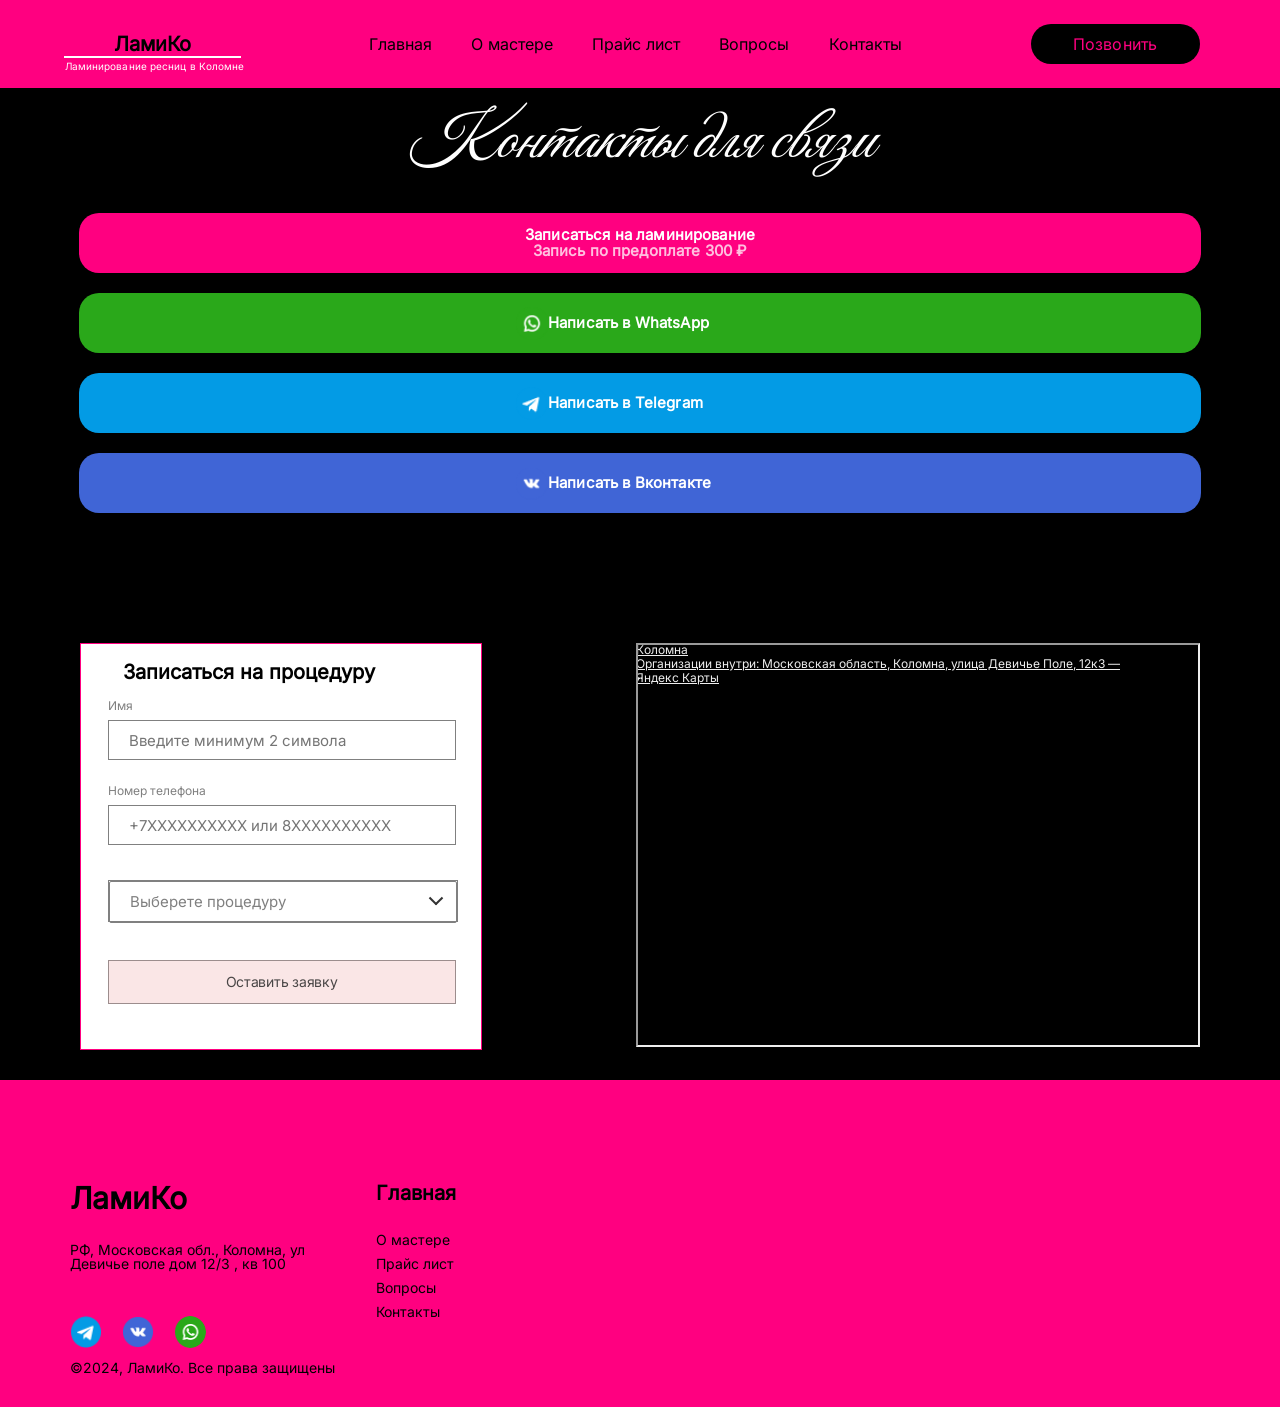
<file: contacts.html>
<!DOCTYPE html>
<html lang="ru">
  <head>
    <meta charset="UTF-8" />
    <meta name="viewport" content="width=device-width, initial-scale=1.0" />
    <meta name="robots" content="index, follow" />
    <meta
      name="description"
      content="
      Мои контакты: г. Коломна, Девичье Поле д.12, корп.3, кв.100, тел: +79168829426"
    />
    <meta
      name="keywords"
      content="
      Записаться на процедуру можно
      на сайте или позвонив по телефону,
      Контакты для связи со студией по ламинированию,
      ботоксу,
      стрейчингу и окрашиванию ресниц и бровей в г. Коломна
      "
    />
    <meta
      property="
  og:title"
      content="
    Контакты для связи со студией Ламико по ламинированию,
    ботоксу,
    стрейчингу и окрашиванию ресниц и бровей в г. Коломна"
    />
    <link
      rel="icon"
      href="https://xn--80aqgbgo.xn--p1ai/images/favicon.ico"
      type="image/x-icon"
    />
    <link
      rel="icon"
      href="https://xn--80aqgbgo.xn--p1ai/images/favicon.png"
      type="image/png"
    />
    <link rel="icon" href="https://xn--80aqgbgo.xn--p1ai/images/favicon.ico?v=1" type="image/x-icon">
    <link rel="shortcut icon" href="/images/favicon.png" type="image/png" />
    <link href="./about.css" rel="stylesheet" />
    <link href="./contacts.css" rel="stylesheet" />
    <link href="./main.css" rel="stylesheet" />
    <link href="./fonts/Inter/stylesheet.css" rel="stylesheet" />
    <link href="./fonts/Vibes/stylesheet.css" rel="stylesheet" />
    <link href="./fonts/Caption/stylesheet.css" rel="stylesheet" />
    <link href="./normalize.css" type="text/css" rel="stylesheet" />
    <title>Как ко мне добраться в Коломне в мою студию красоты ЛамиКо</title>
    <!-- Yandex.Metrika counter -->
    <script type="text/javascript">
      (function (m, e, t, r, i, k, a) {
        m[i] =
          m[i] ||
          function () {
            (m[i].a = m[i].a || []).push(arguments);
          };
        m[i].l = 1 * new Date();
        for (var j = 0; j < document.scripts.length; j++) {
          if (document.scripts[j].src === r) {
            return;
          }
        }
        (k = e.createElement(t)),
          (a = e.getElementsByTagName(t)[0]),
          (k.async = 1),
          (k.src = r),
          a.parentNode.insertBefore(k, a);
      })(
        window,
        document,
        "script",
        "https://mc.yandex.ru/metrika/tag.js",
        "ym"
      );

      ym(99152384, "init", {
        clickmap: true,
        trackLinks: true,
        accurateTrackBounce: true,
      });
    </script>
    <noscript
      ><div>
        <img
          src="https://mc.yandex.ru/watch/99152384"
          style="position: absolute; left: -9999px"
          alt=""
        /></div
    ></noscript>
    <!-- /Yandex.Metrika counter -->
  </head>
  <body>
    <div class="page">
      <div class="page__content">
        <a
          href="tel:+79168829426"
          class="pulse-button"
          role="button"
          aria-label="Позвонить на номер +79168829426"
        >
          <span class="pulse-button__icon"></span>
          <span class="pulse-button__text">Связаться</span>

          <span class="pulse-button__rings"></span>
          <span class="pulse-button__rings"></span>
          <span class="pulse-button__rings"></span>
        </a>
        <header class="header">
          <a class="header__link" href="./index.html">
            <div class="header__logo">
              <p class="header__lamiKo">ЛамиКо</p>
              <div class="header__border"></div>
              <p class="header__text">Ламинирование ресниц в Коломне</p>
            </div>
          </a>
          <nav class="header__navigation">
            <ul class="header__lists">
              <li class="header__item">
                <a class="header__link" href="./index.html">Главная</a>
              </li>
              <li class="header__item">
                <a class="header__link" href="./aboutMe.html">О мастере</a>
              </li>
              <li class="header__item">
                <a class="header__link" href="./prices.html">Прайс лист</a>
              </li>
              <li class="header__item">
                <a class="header__link" href="./questions.html">Вопросы</a>
              </li>
              <li class="header__item">
                <a class="header__link" href="./contacts.html">Контакты</a>
              </li>
            </ul>
          </nav>

          <a href="tel:+79168829426" class="header__button">
            <span class="header__textTelephone">Позвонить</span>
          </a>
        </header>

        <header class="header-mobile">
          <div class="header-mobile__content">
            <a class="header-mobile__link" href="./index.html">
              <div class="header__logo">
                <p class="header__lamiKo">ЛамиКо</p>
                <div class="header__border"></div>
                <p class="header__text">Ламинирование ресниц в Коломне</p>
              </div>
            </a>

            <div class="hamburger-menu">
              <input
                class="hamburger-menu__toggle"
                id="hamburger-menu__toggle"
                type="checkbox"
              />
              <div class="hamburger-menu__wrapper"></div>
              <label
                class="hamburger-menu__button"
                for="hamburger-menu__toggle"
              >
                <span></span>
              </label>

              <div
                class="hamburger-menu__box hamburger-menu__box_padding hamburger-menu__box_padding_min"
              >
                <a class="header__link" href="./index.html">
                  <div class="hamburger-menu__logoAbsolut">
                    <div class="header__logo">
                      <p class="header__lamiKo">ЛамиКо</p>
                      <div class="header__border"></div>
                      <p class="header__text">Ламинирование ресниц в Коломне</p>
                    </div>
                  </div>
                </a>
                <nav class="header__navigation">
                  <ul class="hamburger-menu__container">
                    <li>
                      <a
                        class="hamburger-menu__item hamburger-menu__item_padding"
                        href="./index.html"
                        >Главная</a
                      >
                    </li>
                    <li>
                      <a class="hamburger-menu__item" href="./aboutMe.html"
                        >О мастере</a
                      >
                    </li>
                    <li>
                      <a class="hamburger-menu__item" href="./prices.html"
                        >Прайс лист</a
                      >
                    </li>
                    <li>
                      <a class="hamburger-menu__item" href="./questions.html"
                        >Вопросы</a
                      >
                    </li>
                    <li>
                      <a class="hamburger-menu__item" href="./contacts.html"
                        >Контакты</a
                      >
                    </li>
                  </ul>
                </nav>

                <div class="hamburger-menu__containerBoottom">
                  <div class="hamburger-menu__containerBoottomTwo">
                    <a
                      class="hamburger-menu__social"
                      href="https://telegram.me/+79168829426"
                      target="_blank"
                      rel="noreferrer"
                    >
                      <img
                        class="hamburger-menu__icon hamburger-menu__icon_margin"
                        src="./images/telegram_2111646.png"
                        alt="иконка Telegram"
                      />
                    </a>

                    <a
                      class="hamburger-menu__social"
                      href="https://vk.com/lami_ko"
                      target="_blank"
                      rel="noreferrer"
                    >
                      <img
                        class="hamburger-menu__icon hamburger-menu__icon_margin"
                        src="./images/vkontakte_44945172.png"
                        alt="иконка Vkontakte"
                      />
                    </a>
                    <a
                      class="hamburger-menu__social"
                      href="https://wa.me/+79168829426"
                      target="_blank"
                      rel="noreferrer"
                    >
                      <img
                        class="hamburger-menu__icon"
                        src="./images/whatsapp_4494494.png"
                        alt="иконка WhatsApp"
                      />
                    </a>
                  </div>

                  <p class="hamburger-menu__title">Адрес:</p>
                  <p class="hamburger-menu__paragraph">
                    РФ, Московская обл., Коломна, ул Девичье поле дом 12/3 , кв
                    100
                  </p>
                </div>
              </div>
            </div>
          </div>
        </header>

        <main class="content">
          <section class="contacts">
            <h1 class="contacts__title">Контакты для связи</h1>
          </section>

          <section class="banners">
            <div class="banners__nav">
              <a
                href="tel:+79168829426"
                role="button"
                aria-label="Позвонить на номер +79168829426"
                class="banners__buton banners__buton_pink"
              >
                <span class="banners__wrapper banners__wrapper_flex">
                  <span class="banners__title"
                    >Записаться на ламинирование</span
                  >
                  <span class="banners__title banners__title_subtitle">
                    Запись по предоплате 300 ₽
                  </span>
                </span>
              </a>

              <a
                href="https://wa.me/+79168829426"
                target="_blank"
                rel="noreferrer"
                class="banners__buton banners__buton_wt"
              >
                <span class="banners__wrapper">
                  <img
                    class="banners__icon"
                    src="./images/whatsapp_4494494.png"
                    alt="иконка WhatsApp"
                  />
                  <span class="banners__title">Написать в WhatsApp</span>
                </span>
              </a>

              <a
                href="https://telegram.me/+79168829426"
                target="_blank"
                rel="noreferrer"
                class="banners__buton banners__buton_tg"
              >
                <span class="banners__wrapper">
                  <img
                    class="banners__icon"
                    src="./images/telegram_2111646.png"
                    alt="иконка Telegram"
                  />
                  <span class="banners__title">Написать в Telegram</span>
                </span>
              </a>

              <a
                href="https://vk.com/lami_ko"
                target="_blank"
                rel="noreferrer"
                class="banners__buton banners__buton_vk"
              >
                <span class="banners__wrapper">
                  <img
                    class="banners__icon"
                    src="./images/vkontakte_44945172.png"
                    alt="иконка Вконтакте"
                  />
                  <span class="banners__title">Написать в Вконтакте</span>
                </span>
              </a>
            </div>
          </section>

          <!--       <section class="registration registration_margin">
            <div class="registration__wrap-form">
              <form class="registration__formRegister">
                <div class="registration__formRegisterContainer">
                  <p class="registration__formRegisterTitle">
                    Записаться на процедуру
                  </p>

                  <input
                    class="registration__formRegisterInputName"
                    type="text"
                    placeholder="Имя"
                  />
                  <input
                    class="registration__formRegisterInputTelephone"
                    type="text"
                    placeholder="Номер телефона"
                  />
                  <input
                    rows="4"
                    cols="50"
                    class="registration__formRegisterInputComment"
                    type="text"
                    placeholder="Выберите процедуру"
                  />
                  <button
                    class="registration__formRegisterButton"
                    type="submit"
                  >
                    Оставить заявку
                  </button>
                </div>
              </form>

              <div style="position: relative; overflow: hidden">
                <a
                  href="https://yandex.ru/maps/10734/kolomna/?utm_medium=mapframe&utm_source=maps"
                  style="
                    color: #eee;
                    font-size: 12px;
                    position: absolute;
                    top: 0px;
                  "
                  >Коломна</a
                ><a
                  href="https://yandex.ru/maps/10734/kolomna/house/ulitsa_devichye_pole_12k3/Z0EYcQNkTEQPQFtvfXx0dHlhYw==/inside/?from=mapframe&l=sat&ll=38.744518%2C55.055527&tab=inside&utm_medium=mapframe&utm_source=maps&z=16"
                  style="
                    color: #eee;
                    font-size: 12px;
                    position: absolute;
                    top: 14px;
                  "
                  >Организации внутри: Московская область, Коломна, улица
                  Девичье Поле, 12к3 — Яндекс Карты</a
                ><iframe
                  src="https://yandex.ru/map-widget/v1/?from=mapframe&l=sat&ll=38.744518%2C55.055527&mode=whatshere&tab=inside&whatshere%5Bpoint%5D=38.744518%2C55.055527&whatshere%5Bzoom%5D=17&z=16"
                  width="560"
                  height="400"
                  frameborder="1"
                  allowfullscreen="true"
                  style="position: relative"
                ></iframe>
              </div>
            </div>
          </section> -->

          <section
            class="registration registration_margin registration_no-margin"
          >
            <div
              class="registration__wrap-form registration__wrap-form_reverse"
            >
              <form
                class="registration__formRegister registration__formRegister_margin"
                name="contactForm"
                id="contactForm"
              >
                <div class="registration__formRegisterContainer">
                  <h6 class="registration__formRegisterTitle">
                    Записаться на процедуру
                  </h6>

                  <label class="registration__label" for="Имя">
                    <span class="registration__label-text">Имя</span>
                    <input
                      id="nameInput"
                      name="text"
                      minlength="2"
                      maxlength="30"
                      class="registration__input registration__formRegisterInputName"
                      type="text"
                      pattern="^[A-Za-zА-Яа-яЁё]{2,}$"
                      placeholder="Введите минимум 2 символа"
                      required
                    />
                    <span class="nameInput-errors errors"></span>
                  </label>

                  <label class="registration__label" for="Номер телефона">
                    <span class="registration__label-text">Номер телефона</span>
                    <input
                      id="phoneInput"
                      name="phone"
                      class="registration__input registration__formRegisterInputTelephone"
                      type="tel"
                      minlength="11"
                      maxlength="30"
                      pattern="^(\+7\d{10}|8\d{10})$"
                      placeholder="+7XXXXXXXXXX или 8XXXXXXXXXX"
                      required
                    />

                    <span class="phoneInput-errors errors"></span>
                  </label>

                  <div class="registration__select-container">
                    <div class="__select" data-state="">
                      <div class="__select__title" name="procedures">
                        Выберете процедуру
                      </div>
                      <div class="__select__content">
                        <input
                          id="singleSelect0"
                          class="__select__input"
                          type="radio"
                          name="singleSelect"
                          value="Ламинирование ресниц"
                        />
                        <label
                          for="singleSelect0"
                          tabindex="0"
                          class="__select__label"
                          data-value="Ламинирование ресниц"
                        ></label>

                        <input
                          id="singleSelect2"
                          class="__select__input"
                          type="radio"
                          name="singleSelect"
                          value="Ламинирование бровей"
                        />
                        <label
                          for="singleSelect2"
                          tabindex="0"
                          class="__select__label"
                          data-value="Ламинирование бровей"
                        ></label>

                        <input
                          id="singleSelect3"
                          class="__select__input"
                          type="radio"
                          name="singleSelect"
                          value="Стрейчинг ресниц"
                        />
                        <label
                          for="singleSelect3"
                          tabindex="0"
                          class="__select__label"
                          data-value="Стрейчинг ресниц"
                        ></label>

                        <input
                          id="singleSelect4"
                          class="__select__input"
                          type="radio"
                          name="singleSelect"
                          value="Счастье для бровей"
                        />
                        <label
                          for="singleSelect4"
                          tabindex="0"
                          class="__select__label"
                          data-value="Счастье для бровей"
                        ></label>

                        <input
                          id="singleSelect5"
                          class="__select__input"
                          type="radio"
                          name="singleSelect"
                          value="Ботокс ресниц"
                        />
                        <label
                          for="singleSelect5"
                          tabindex="0"
                          class="__select__label"
                          data-value="Ботокс ресниц"
                        ></label>

                        <input
                          id="singleSelect6"
                          class="__select__input"
                          type="radio"
                          name="singleSelect"
                          value="Окрашивание ресниц"
                        />
                        <label
                          for="singleSelect6"
                          tabindex="0"
                          class="__select__label"
                          data-value="Окрашивание ресниц"
                        ></label>
                      </div>
                      <!-- Сообщение об ошибке! -->
                    </div>
                    <span
                      class="procedures__message-procedures"
                      id="procedures-error"
                    >
                      Пожалуйста, выберите процедуру!
                    </span>
                    <!-- Сообщение об ошибке на сервере! -->
                    <span
                      class="procedures__message-error"
                      id="server-error-message"
                    ></span>
                  </div>

                  <div class="success-message">
                    Сообщение успешно отправлено! Мастер свяжется с вами в
                    близжайшее время!
                  </div>
                  <button
                    id="submitButton"
                    class="registration__formRegisterButton registration__formRegisterButton_disabled"
                    type="submit"
                  >
                    Оставить заявку
                  </button>
                </div>
              </form>
              <!--  <form
                class="registration__formRegister registration__formRegister_margin"
              >
                <div class="registration__formRegisterContainer">
                  <h6 class="registration__formRegisterTitle">
                    Записаться на процедуру
                  </h6>

                  <input
                    class="registration__formRegisterInputName"
                    type="text"
                    placeholder="Имя"
                  />
                  <input
                    class="registration__formRegisterInputTelephone"
                    type="text"
                    placeholder="Номер телефона"
                  />
                  <input
                    class="registration__formRegisterInputComment"
                    type="text"
                    placeholder="Выберите процедуру"
                  />
                  <button
                    class="registration__formRegisterButton"
                    type="submit"
                  >
                    Оставить заявку
                  </button>
                </div>
              </form>-->

              <div class="registration__maps">
                <a
                  class="registration__link"
                  href="https://yandex.ru/maps/10734/kolomna/?utm_medium=mapframe&utm_source=maps"
                  >Коломна</a
                ><a
                  class="registration__link-two"
                  href="https://yandex.ru/maps/10734/kolomna/house/ulitsa_devichye_pole_12k3/Z0EYcQNkTEQPQFtvfXx0dHlhYw==/inside/?from=mapframe&l=sat&ll=38.744518%2C55.055527&tab=inside&utm_medium=mapframe&utm_source=maps&z=16"
                  >Организации внутри: Московская область, Коломна, улица
                  Девичье Поле, 12к3 — Яндекс Карты</a
                ><iframe
                  class="registration__iframe"
                  src="https://yandex.ru/map-widget/v1/?from=mapframe&l=sat&ll=38.744518%2C55.055527&mode=whatshere&tab=inside&whatshere%5Bpoint%5D=38.744518%2C55.055527&whatshere%5Bzoom%5D=17&z=16"
                ></iframe>
              </div>
            </div>
          </section>
        </main>

        <footer class="footer">
          <div class="footer__overlay">
            <div class="footer__wrapper">
              <div class="footer__lamiKo">
                <p class="footer__title">ЛамиКо</p>
                <p class="footer__text">
                  РФ, Московская обл., Коломна, ул Девичье поле дом 12/3 , кв
                  100
                </p>

                <div class="footer__container">
                  <a
                    class="footer__social"
                    href="https://telegram.me/+79168829426"
                    target="_blank"
                    rel="noreferrer"
                  >
                    <img
                      class="footer__icon footer__icon_margin"
                      src="./images/telegram_2111646.png"
                      alt="иконка WhatsApp"
                    />
                  </a>

                  <a
                    class="footer__social"
                    href="https://vk.com/lami_ko"
                    target="_blank"
                    rel="noreferrer"
                  >
                    <img
                      class="footer__icon footer__icon_margin"
                      src="./images/vkontakte_44945172.png"
                      alt="иконка WhatsApp"
                    />
                  </a>

                  <a
                    class="footer__social"
                    href="https://wa.me/+79168829426"
                    target="_blank"
                    rel="noreferrer"
                  >
                    <img
                      class="footer__icon"
                      src="./images/whatsapp_4494494.png"
                      alt="иконка WhatsApp"
                    />
                  </a>
                </div>
              </div>

              <div class="footer__main">
                <ul class="footer__lists">
                  <li class="footer__listsTitle">
                    <a class="footer__link" href="./index.html">Главная</a>
                  </li>
                  <li class="footer__listsItem">
                    <a class="footer__link" href="./aboutMe.html">О мастере</a>
                  </li>
                  <li class="footer__listsItem">
                    <a class="footer__link" href="./prices.html">Прайс лист</a>
                  </li>
                  <li class="footer__listsItem">
                    <a class="footer__link" href="./questions.html">Вопросы</a>
                  </li>
                  <li class="footer__listsItem">
                    <a class="footer__link" href="./contacts.html">Контакты</a>
                  </li>
                </ul>
              </div>
            </div>

            <p class="footer__author">&copy;2024, ЛамиКо. Все права защищены</p>
          </div>
        </footer>
      </div>
    </div>
    <script src="./scripts/telegramApiBot.js"></script>
    <script type="module" src="./scripts/index.js"></script>
  </body>
</html>
</file>
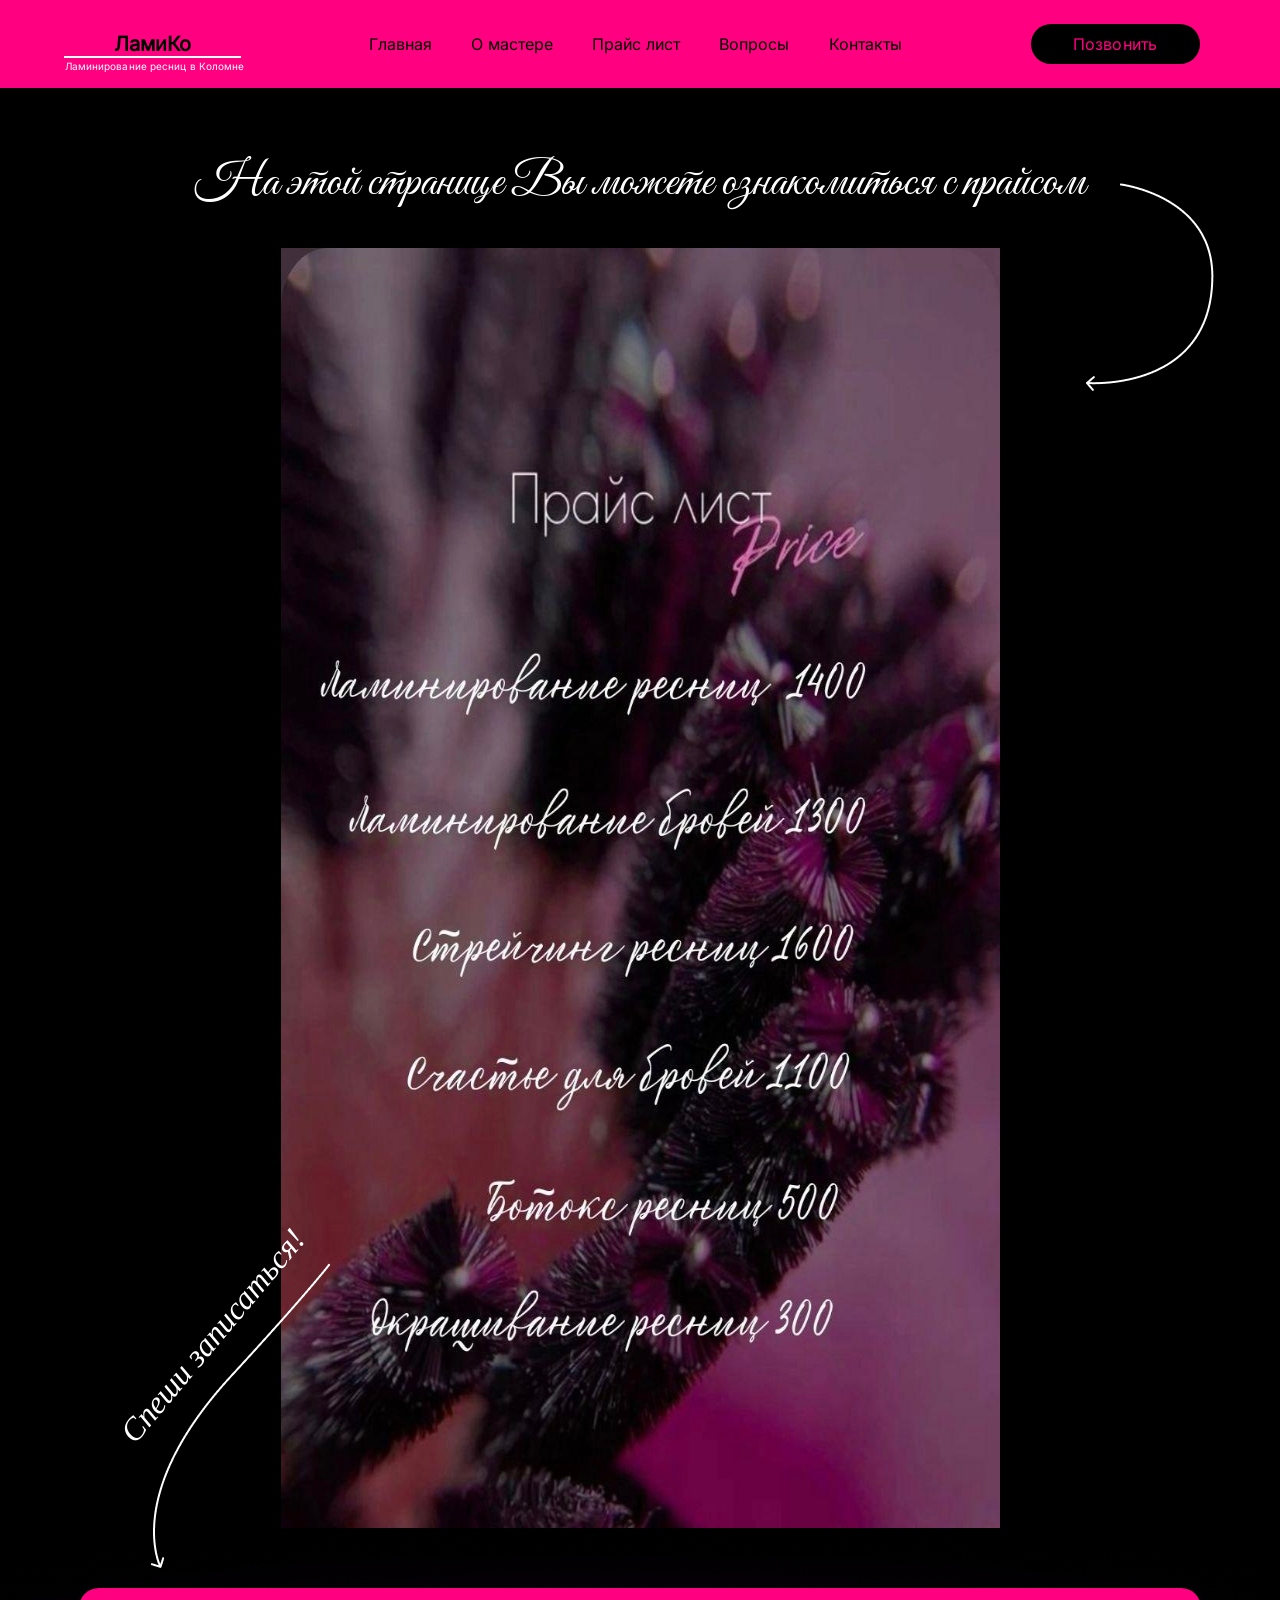
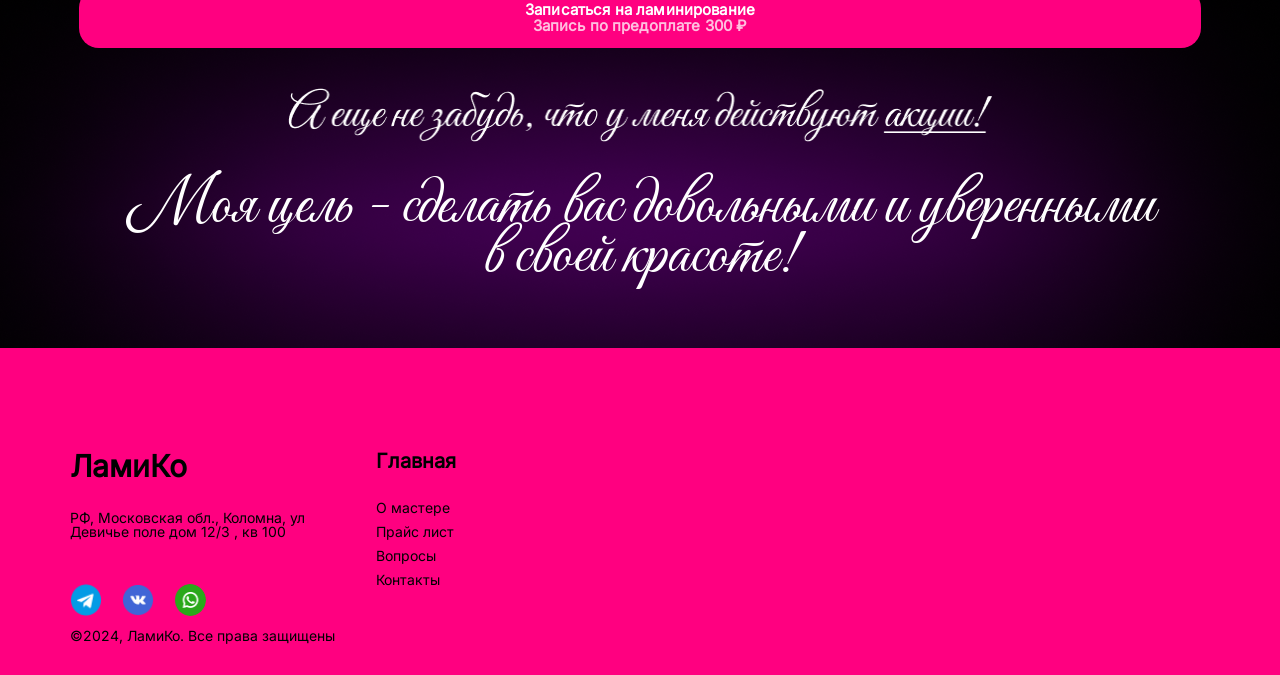
<file: prices.html>
<!DOCTYPE html>
<html lang="ru">
  <head>
    <meta charset="UTF-8" />
    <meta name="viewport" content="width=device-width, initial-scale=1.0" />
    <meta name="robots" content="index, follow" />
    <meta
      name="description"
      content="
      Ламинирование ресниц и бровей ,
      стрейчинг,
      ботокс и окрашивание ресниц в Коломне в студии красоты ЛамиКо по выгодной цене!
      Акции при первом посещении и не только! Записаться на процедуру можно на сайте или позвонив по телефону"
    />
    <meta
      name="keywords"
      content="
      Прайс лист на ламинирование,
      ботокс,
      стрейчинг и окрашивание ресниц и бровей в г. Коломна"
    />
    <meta
      property="
    og:title"
      content="
    Прайс лист по ламинированию, стрейчингу, ботоксу и окрашиванию ресниц и бровей
    в г. Коломна в студии красоты Ламико"
    />
    <link
      rel="icon"
      href="https://xn--80aqgbgo.xn--p1ai/images/favicon.ico"
      type="image/x-icon"
    />
    <link
      rel="icon"
      href="https://xn--80aqgbgo.xn--p1ai/images/favicon.png"
      type="image/png"
    />
    <link rel="icon" href="https://xn--80aqgbgo.xn--p1ai/images/favicon.ico?v=1" type="image/x-icon">
    <link rel="shortcut icon" href="/images/favicon.png" type="image/png" />
    <link href="./prices.css" rel="stylesheet" />
    <link href="./main.css" rel="stylesheet" />
    <link href="./fonts/Inter/stylesheet.css" rel="stylesheet" />
    <link href="./fonts/Vibes/stylesheet.css" rel="stylesheet" />
    <link href="./fonts/Caption/stylesheet.css" rel="stylesheet" />
    <link href="./normalize.css" type="text/css" rel="stylesheet" />
    <title>
      Сделать Ламинирование, Стрейчинг, Ботокс ресниц и бровей в Коломне по
      выгодной цене | студия красоты ЛамиКо
    </title>
    <!-- Yandex.Metrika counter -->
    <script type="text/javascript">
      (function (m, e, t, r, i, k, a) {
        m[i] =
          m[i] ||
          function () {
            (m[i].a = m[i].a || []).push(arguments);
          };
        m[i].l = 1 * new Date();
        for (var j = 0; j < document.scripts.length; j++) {
          if (document.scripts[j].src === r) {
            return;
          }
        }
        (k = e.createElement(t)),
          (a = e.getElementsByTagName(t)[0]),
          (k.async = 1),
          (k.src = r),
          a.parentNode.insertBefore(k, a);
      })(
        window,
        document,
        "script",
        "https://mc.yandex.ru/metrika/tag.js",
        "ym"
      );

      ym(99152384, "init", {
        clickmap: true,
        trackLinks: true,
        accurateTrackBounce: true,
      });
    </script>
    <noscript
      ><div>
        <img
          src="https://mc.yandex.ru/watch/99152384"
          style="position: absolute; left: -9999px"
          alt=""
        /></div
    ></noscript>
    <!-- /Yandex.Metrika counter -->
  </head>
  <body>
    <div class="page">
      <div class="page__content">
        <a
          href="tel:+79168829426"
          class="pulse-button"
          role="button"
          aria-label="Позвонить на номер +79168829426"
        >
          <span class="pulse-button__icon"></span>
          <span class="pulse-button__text">Связаться</span>

          <span class="pulse-button__rings"></span>
          <span class="pulse-button__rings"></span>
          <span class="pulse-button__rings"></span>
        </a>
        <header class="header">
          <a class="header__link" href="./index.html">
            <div class="header__logo">
              <p class="header__lamiKo">ЛамиКо</p>
              <div class="header__border"></div>
              <p class="header__text">Ламинирование ресниц в Коломне</p>
            </div>
          </a>
          <nav class="header__navigation">
            <ul class="header__lists">
              <li class="header__item">
                <a class="header__link" href="./index.html">Главная</a>
              </li>
              <li class="header__item">
                <a class="header__link" href="./aboutMe.html">О мастере</a>
              </li>
              <li class="header__item">
                <a class="header__link" href="./prices.html">Прайс лист</a>
              </li>
              <li class="header__item">
                <a class="header__link" href="./questions.html">Вопросы</a>
              </li>
              <li class="header__item">
                <a class="header__link" href="./contacts.html">Контакты</a>
              </li>
            </ul>
          </nav>
          <a href="tel:+79168829426" class="header__button">
            <span class="header__textTelephone">Позвонить</span>
          </a>
        </header>

        <header class="header-mobile">
          <div class="header-mobile__content">
            <a class="header-mobile__link" href="./index.html">
              <div class="header__logo">
                <p class="header__lamiKo">ЛамиКо</p>
                <div class="header__border"></div>
                <p class="header__text">Ламинирование ресниц в Коломне</p>
              </div>
            </a>

            <div class="hamburger-menu">
              <input
                class="hamburger-menu__toggle"
                id="hamburger-menu__toggle"
                type="checkbox"
              />
              <div class="hamburger-menu__wrapper"></div>
              <label
                class="hamburger-menu__button"
                for="hamburger-menu__toggle"
              >
                <span></span>
              </label>

              <div
                class="hamburger-menu__box hamburger-menu__box_padding hamburger-menu__box_padding_min"
              >
                <a class="header__link" href="./index.html">
                  <div class="hamburger-menu__logoAbsolut">
                    <div class="header__logo">
                      <p class="header__lamiKo">ЛамиКо</p>
                      <div class="header__border"></div>
                      <p class="header__text">Ламинирование ресниц в Коломне</p>
                    </div>
                  </div>
                </a>
                <nav class="header__navigation">
                  <ul class="hamburger-menu__container">
                    <li>
                      <a
                        class="hamburger-menu__item hamburger-menu__item_padding"
                        href="./index.html"
                        >Главная</a
                      >
                    </li>
                    <li>
                      <a class="hamburger-menu__item" href="./aboutMe.html"
                        >О мастере</a
                      >
                    </li>
                    <li>
                      <a class="hamburger-menu__item" href="./prices.html"
                        >Прайс лист</a
                      >
                    </li>
                    <li>
                      <a class="hamburger-menu__item" href="./questions.html"
                        >Вопросы</a
                      >
                    </li>
                    <li>
                      <a class="hamburger-menu__item" href="./contacts.html"
                        >Контакты</a
                      >
                    </li>
                  </ul>
                </nav>

                <div class="hamburger-menu__containerBoottom">
                  <div class="hamburger-menu__containerBoottomTwo">
                    <a
                      class="hamburger-menu__social"
                      href="https://telegram.me/+79168829426"
                      target="_blank"
                      rel="noreferrer"
                    >
                      <img
                        class="hamburger-menu__icon hamburger-menu__icon_margin"
                        src="./images/telegram_2111646.png"
                        alt="иконка Telegram"
                      />
                    </a>

                    <a
                      class="hamburger-menu__social"
                      href="https://vk.com/lami_ko"
                      target="_blank"
                      rel="noreferrer"
                    >
                      <img
                        class="hamburger-menu__icon hamburger-menu__icon_margin"
                        src="./images/vkontakte_44945172.png"
                        alt="иконка Vkontakte"
                      />
                    </a>
                    <a
                      class="hamburger-menu__social"
                      href="https://wa.me/+79168829426"
                      target="_blank"
                      rel="noreferrer"
                    >
                      <img
                        class="hamburger-menu__icon"
                        src="./images/whatsapp_4494494.png"
                        alt="иконка WhatsApp"
                      />
                    </a>
                  </div>

                  <p class="hamburger-menu__title">Адрес:</p>
                  <p class="hamburger-menu__paragraph">
                    РФ, Московская обл., Коломна, ул Девичье поле дом 12/3 , кв
                    100
                  </p>
                </div>
              </div>
            </div>
          </div>
        </header>

        <main class="content">
          <section class="prices">
            <img
              class="prices__arrow-right"
              src="./images/Arrow-right.png"
              alt="стрелка"
            />

            <p class="prices__signup">Спеши записаться!</p>
            <img
              class="prices__arrow-left"
              src="./images/Arrow-left-bottom.png"
              alt="стрелка"
            />

            <img
              class="prices__arrow-right-mobile"
              src="./images/Arrow-right-mobile.png"
              alt="стрелка"
            />
            <img
              class="prices__arrow-left-mobile"
              src="./images/Arrow-left-bottom-mobile.png"
              alt="стрелка"
            />

            <h1 class="prices__title">
              На этой странице Вы можете ознакомиться с прайсом
            </h1>
            <img
              class="prices__image"
              src="./images/prices.jpg"
              alt="картинка прайса с ценами на мои услуги"
            />
            <div class="prices__fon">
              <a
                href="tel:+79168829426"
                role="button"
                aria-label="Позвонить на номер +79168829426"
                class="prices__button prices__button_pink"
              >
                <span class="prices__wrapper prices__wrapper_flex">
                  <span class="prices__titleButton"
                    >Записаться на ламинирование</span
                  >
                  <span
                    class="prices__titleButton prices__titleButton_subtitle"
                  >
                    Запись по предоплате 300 ₽
                  </span>
                </span>
              </a>

              <img
                class="prices__text"
                src="./images/prices-text.png"
                alt="  А еще не забудь, что у меня действуют акции!"
              />

              <p class="prices__paragraph">
                Моя цель - сделать вас довольными и уверенными в своей красоте!
              </p>
            </div>
          </section>
        </main>

        <footer class="footer">
          <div class="footer__overlay">
            <div class="footer__wrapper">
              <div class="footer__lamiKo">
                <p class="footer__title">ЛамиКо</p>
                <p class="footer__text">
                  РФ, Московская обл., Коломна, ул Девичье поле дом 12/3 , кв
                  100
                </p>

                <div class="footer__container">
                  <a
                    class="footer__social"
                    href="https://telegram.me/+79168829426"
                    target="_blank"
                    rel="noreferrer"
                  >
                    <img
                      class="footer__icon footer__icon_margin"
                      src="./images/telegram_2111646.png"
                      alt="иконка WhatsApp"
                    />
                  </a>

                  <a
                    class="footer__social"
                    href="https://vk.com/lami_ko"
                    target="_blank"
                    rel="noreferrer"
                  >
                    <img
                      class="footer__icon footer__icon_margin"
                      src="./images/vkontakte_44945172.png"
                      alt="иконка WhatsApp"
                    />
                  </a>

                  <a
                    class="footer__social"
                    href="https://wa.me/+79168829426"
                    target="_blank"
                    rel="noreferrer"
                  >
                    <img
                      class="footer__icon"
                      src="./images/whatsapp_4494494.png"
                      alt="иконка WhatsApp"
                    />
                  </a>
                </div>
              </div>

              <div class="footer__main">
                <ul class="footer__lists">
                  <li class="footer__listsTitle">
                    <a class="footer__link" href="./index.html">Главная</a>
                  </li>
                  <li class="footer__listsItem">
                    <a class="footer__link" href="./aboutMe.html">О мастере</a>
                  </li>
                  <li class="footer__listsItem">
                    <a class="footer__link" href="./prices.html">Прайс лист</a>
                  </li>
                  <li class="footer__listsItem">
                    <a class="footer__link" href="./questions.html">Вопросы</a>
                  </li>
                  <li class="footer__listsItem">
                    <a class="footer__link" href="./contacts.html">Контакты</a>
                  </li>
                </ul>
              </div>
            </div>

            <p class="footer__author">&copy;2024, ЛамиКо. Все права защищены</p>
          </div>
        </footer>
      </div>
    </div>
  </body>
</html>
</file>
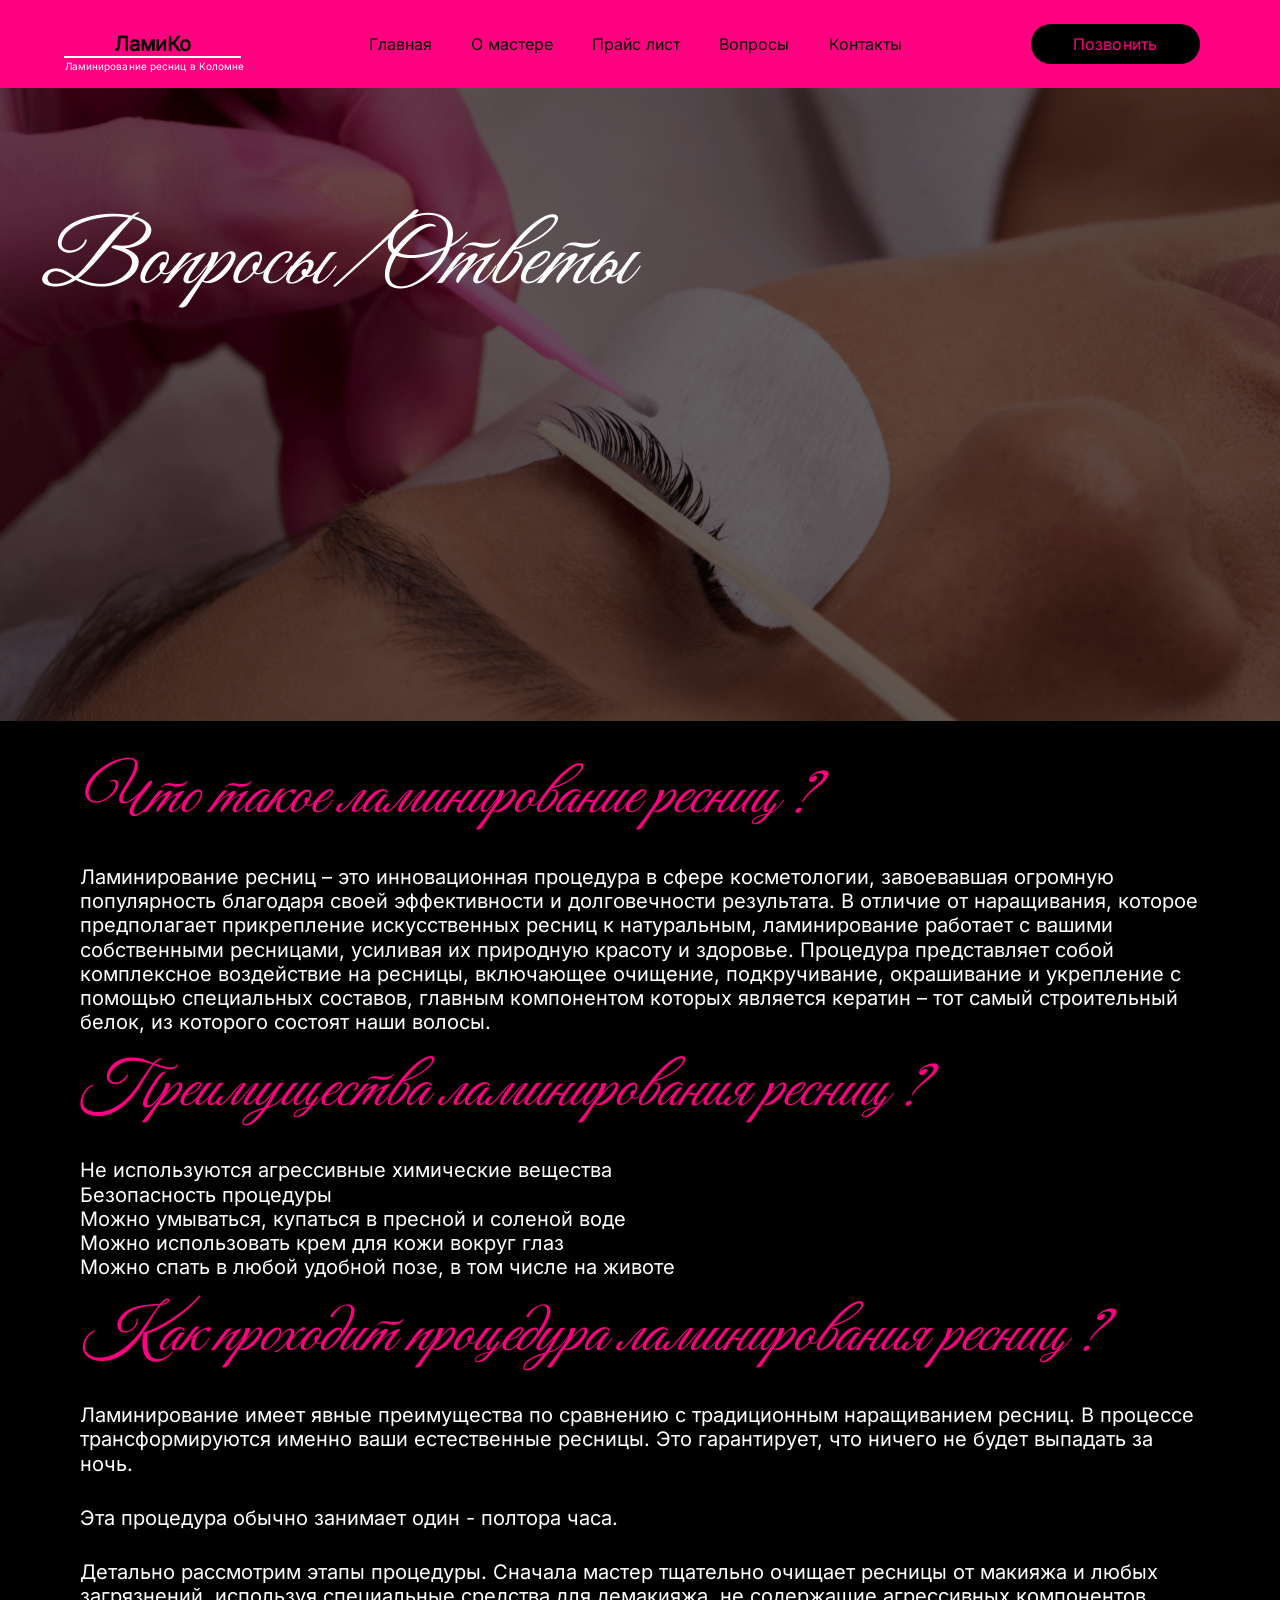
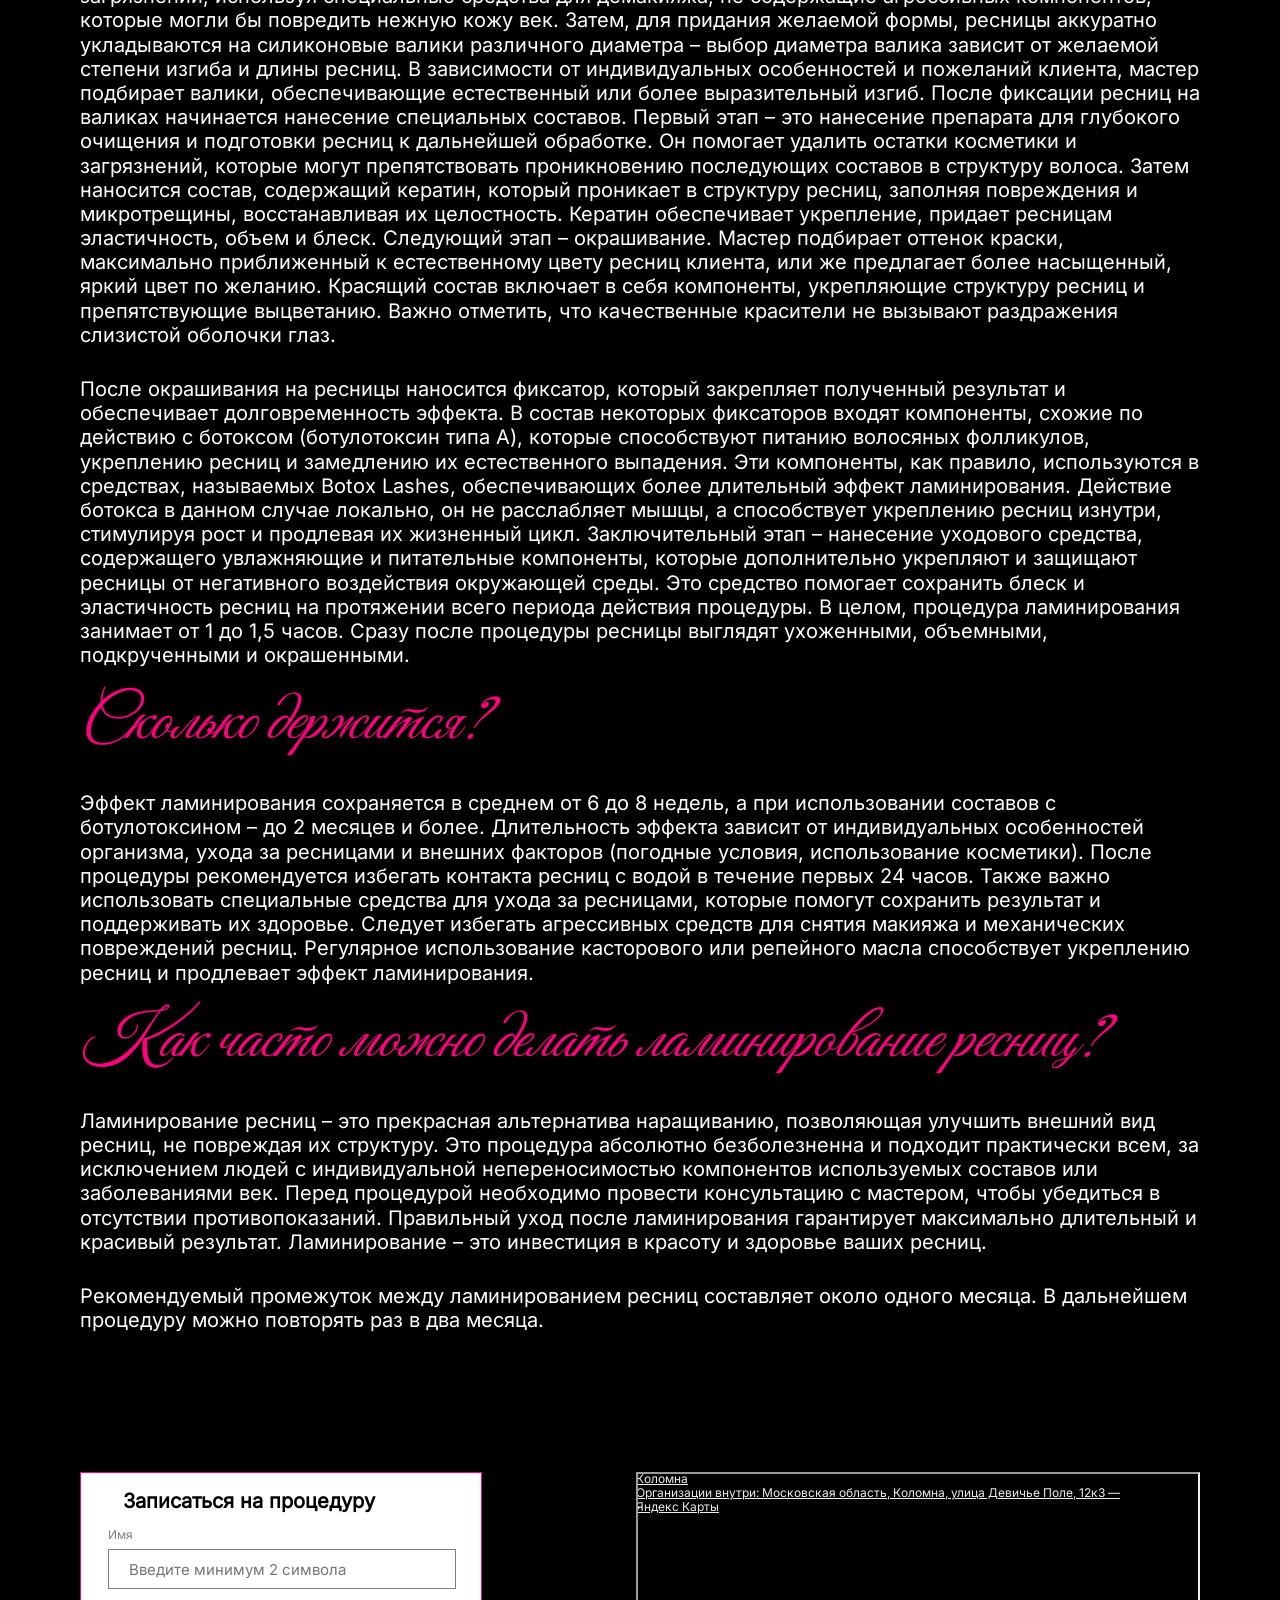
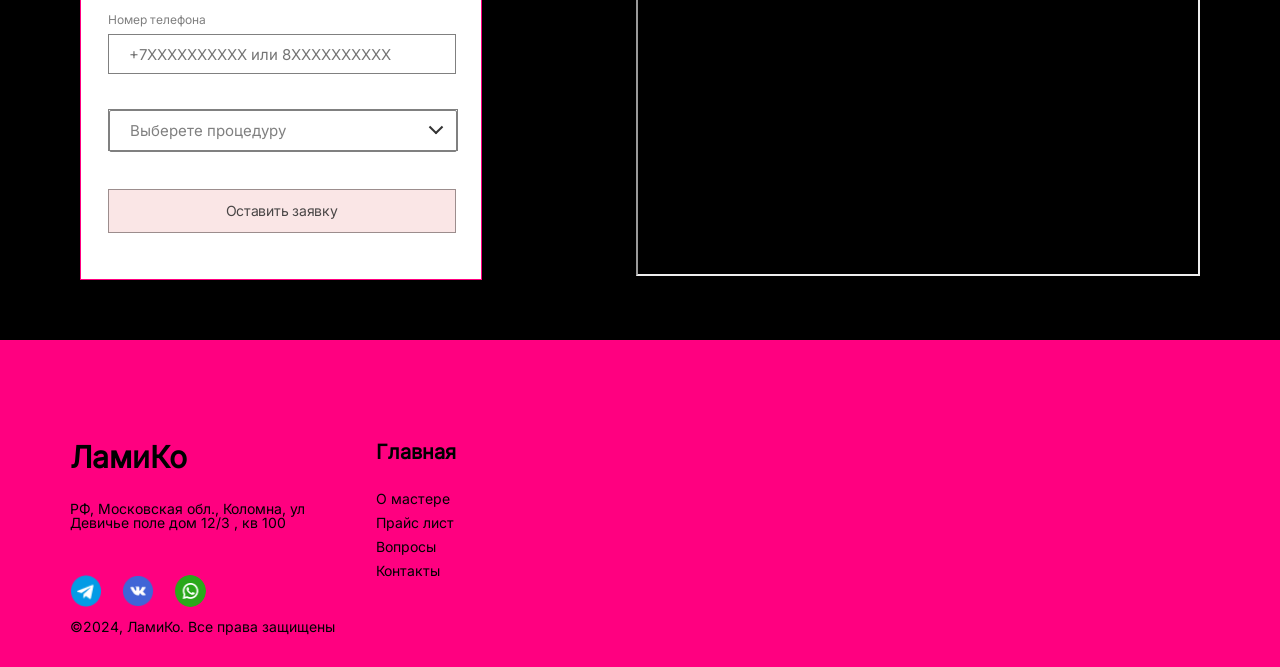
<file: questions.html>
<!DOCTYPE html>
<html lang="ru">
  <head>
    <meta charset="UTF-8" />
    <meta name="viewport" content="width=device-width, initial-scale=1.0" />
    <meta name="robots" content="index, follow" />
    <meta
      name="description"
      content="
      Ламинирование ресниц и бровей , стрейчинг, ботокс и окрашивание ресниц в
      Коломне в студии красоты ЛамиКо по выгодной цене!
      Акции при первом посещении и не только! 
      Записаться на процедуру можно на сайте или позвонив по телефону"
    />
    <meta
      name="keywords"
      content="
      Что такое ламинирование ресниц ?, 
      Преимущества ламинирования ресниц ?, 
      Как проходит процедура ламинирования ресниц ?,
      Как часто можно делать ламинирование ресниц?,
      Сколько стоит ламинирование ресниц?"
    />
    <meta
      property="
    og:title"
      content="
    Вопросы и ответы по ламинированию ресниц в студии красоты Ламико"
    />
    <link
      rel="icon"
      href="https://xn--80aqgbgo.xn--p1ai/images/favicon.ico"
      type="image/x-icon"
    />
    <link
      rel="icon"
      href="https://xn--80aqgbgo.xn--p1ai/images/favicon.png"
      type="image/png"
    />
    <link rel="icon" href="https://xn--80aqgbgo.xn--p1ai/images/favicon.ico?v=1" type="image/x-icon">
    <link rel="shortcut icon" href="/images/favicon.png" type="image/png" />
    <link href="./main.css" rel="stylesheet" />
    <link href="./about.css" rel="stylesheet" />
    <link href="./questions.css" rel="stylesheet" />
    <link href="./fonts/Inter/stylesheet.css" rel="stylesheet" />
    <link href="./fonts/Vibes/stylesheet.css" rel="stylesheet" />
    <link href="./fonts/Caption/stylesheet.css" rel="stylesheet" />
    <link href="./normalize.css" type="text/css" rel="stylesheet" />

    <title>Уход за ресницами в студии красоты ЛамиКо в Коломне.</title>
    <!-- Yandex.Metrika counter -->
    <script type="text/javascript">
      (function (m, e, t, r, i, k, a) {
        m[i] =
          m[i] ||
          function () {
            (m[i].a = m[i].a || []).push(arguments);
          };
        m[i].l = 1 * new Date();
        for (var j = 0; j < document.scripts.length; j++) {
          if (document.scripts[j].src === r) {
            return;
          }
        }
        (k = e.createElement(t)),
          (a = e.getElementsByTagName(t)[0]),
          (k.async = 1),
          (k.src = r),
          a.parentNode.insertBefore(k, a);
      })(
        window,
        document,
        "script",
        "https://mc.yandex.ru/metrika/tag.js",
        "ym"
      );

      ym(99152384, "init", {
        clickmap: true,
        trackLinks: true,
        accurateTrackBounce: true,
      });
    </script>
    <noscript
      ><div>
        <img
          src="https://mc.yandex.ru/watch/99152384"
          style="position: absolute; left: -9999px"
          alt=""
        /></div
    ></noscript>
    <!-- /Yandex.Metrika counter -->
  </head>
  <body>
    <div class="page">
      <div class="page__content">
        <a
          href="tel:+79168829426"
          class="pulse-button"
          role="button"
          aria-label="Позвонить на номер +79168829426"
        >
          <span class="pulse-button__icon"></span>
          <span class="pulse-button__text">Связаться</span>

          <span class="pulse-button__rings"></span>
          <span class="pulse-button__rings"></span>
          <span class="pulse-button__rings"></span>
        </a>
        <header class="header">
          <a class="header__link" href="./index.html">
            <div class="header__logo">
              <p class="header__lamiKo">ЛамиКо</p>
              <div class="header__border"></div>
              <p class="header__text">Ламинирование ресниц в Коломне</p>
            </div>
          </a>

          <nav class="header__navigation">
            <ul class="header__lists">
              <li class="header__item">
                <a class="header__link" href="./index.html">Главная</a>
              </li>
              <li class="header__item">
                <a class="header__link" href="./aboutMe.html">О мастере</a>
              </li>
              <li class="header__item">
                <a class="header__link" href="./prices.html">Прайс лист</a>
              </li>
              <li class="header__item">
                <a class="header__link" href="./questions.html">Вопросы</a>
              </li>
              <li class="header__item">
                <a class="header__link" href="./contacts.html">Контакты</a>
              </li>
            </ul>
          </nav>

          <a href="tel:+79168829426" class="header__button">
            <span class="header__textTelephone">Позвонить</span>
          </a>
        </header>

        <header class="header-mobile">
          <div class="header-mobile__content">
            <a class="header-mobile__link" href="./index.html">
              <div class="header__logo">
                <p class="header__lamiKo">ЛамиКо</p>
                <div class="header__border"></div>
                <p class="header__text">Ламинирование ресниц в Коломне</p>
              </div>
            </a>

            <div class="hamburger-menu">
              <input
                class="hamburger-menu__toggle"
                id="hamburger-menu__toggle"
                type="checkbox"
              />
              <div class="hamburger-menu__wrapper"></div>
              <label
                class="hamburger-menu__button"
                for="hamburger-menu__toggle"
              >
                <span></span>
              </label>

              <div
                class="hamburger-menu__box hamburger-menu__box_padding hamburger-menu__box_padding_min"
              >
                <a class="header__link" href="./index.html">
                  <div class="hamburger-menu__logoAbsolut">
                    <div class="header__logo">
                      <p class="header__lamiKo">ЛамиКо</p>
                      <div class="header__border"></div>
                      <p class="header__text">Ламинирование ресниц в Коломне</p>
                    </div>
                  </div>
                </a>
                <nav class="header__navigation">
                  <ul class="hamburger-menu__container">
                    <li>
                      <a
                        class="hamburger-menu__item hamburger-menu__item_padding"
                        href="./index.html"
                        >Главная</a
                      >
                    </li>
                    <li>
                      <a class="hamburger-menu__item" href="./aboutMe.html"
                        >О мастере</a
                      >
                    </li>
                    <li>
                      <a class="hamburger-menu__item" href="./prices.html"
                        >Прайс лист</a
                      >
                    </li>
                    <li>
                      <a class="hamburger-menu__item" href="./questions.html"
                        >Вопросы</a
                      >
                    </li>
                    <li>
                      <a class="hamburger-menu__item" href="./contacts.html"
                        >Контакты</a
                      >
                    </li>
                  </ul>
                </nav>

                <div class="hamburger-menu__containerBoottom">
                  <div class="hamburger-menu__containerBoottomTwo">
                    <a
                      class="hamburger-menu__social"
                      href="https://telegram.me/+79168829426"
                      target="_blank"
                      rel="noreferrer"
                    >
                      <img
                        class="hamburger-menu__icon hamburger-menu__icon_margin"
                        src="./images/telegram_2111646.png"
                        alt="иконка Telegram"
                      />
                    </a>

                    <a
                      class="hamburger-menu__social"
                      href="https://vk.com/lami_ko"
                      target="_blank"
                      rel="noreferrer"
                    >
                      <img
                        class="hamburger-menu__icon hamburger-menu__icon_margin"
                        src="./images/vkontakte_44945172.png"
                        alt="иконка Vkontakte"
                      />
                    </a>
                    <a
                      class="hamburger-menu__social"
                      href="https://wa.me/+79168829426"
                      target="_blank"
                      rel="noreferrer"
                    >
                      <img
                        class="hamburger-menu__icon"
                        src="./images/whatsapp_4494494.png"
                        alt="иконка WhatsApp"
                      />
                    </a>
                  </div>

                  <p class="hamburger-menu__title">Адрес:</p>
                  <p class="hamburger-menu__paragraph">
                    РФ, Московская обл., Коломна, ул Девичье поле дом 12/3 , кв
                    100
                  </p>
                </div>
              </div>
            </div>
          </div>
        </header>

        <section class="banner-questions">
          <h1 class="banner-questions__title">Вопросы/Ответы</h1>
        </section>

        <main class="content">
          <article>
            <section class="answers">
              <div class="answers__container">
                <div class="answers__wpapper">
                  <h2 class="answers__title">
                    Что такое ламинирование ресниц ?
                  </h2>
                  <p class="answers__text">
                    Ламинирование ресниц – это инновационная процедура в сфере
                    косметологии, завоевавшая огромную популярность благодаря
                    своей эффективности и долговечности результата. В отличие от
                    наращивания, которое предполагает прикрепление искусственных
                    ресниц к натуральным, ламинирование работает с вашими
                    собственными ресницами, усиливая их природную красоту и
                    здоровье. Процедура представляет собой комплексное
                    воздействие на ресницы, включающее очищение, подкручивание,
                    окрашивание и укрепление с помощью специальных составов,
                    главным компонентом которых является кератин – тот самый
                    строительный белок, из которого состоят наши волосы.
                  </p>
                </div>

                <div class="answers__wpapper">
                  <h3 class="answers__title">
                    Преимущества ламинирования ресниц ?
                  </h3>
                  <div class="answers__text">
                    <ul class="answers__lists">
                      <li class="answers__item">
                        He используются агрессивные химические вещества
                      </li>
                      <li class="answers__item">Безопасность процедуры</li>
                      <li class="answers__item">
                        Можно умываться, купаться в пресной и соленой воде
                      </li>
                      <li class="answers__item">
                        Можно использовать крем для кожи вокруг глаз
                      </li>
                      <li class="answers__item">
                        Можно спать в любой удобной позе, в том числе на животе
                      </li>
                    </ul>
                  </div>
                </div>

                <div class="answers__wpapper">
                  <h4 class="answers__title">
                    Как проходит процедура ламинирования ресниц ?
                  </h4>
                  <div class="answers__text">
                    <p class="answers__text answers__text_margin">
                      Ламинирование имеет явные преимущества по сравнению с
                      традиционным наращиванием ресниц. В процессе
                      трансформируются именно ваши естественные ресницы. Это
                      гарантирует, что ничего не будет выпадать за ночь.
                    </p>

                    <p class="answers__text answers__text_margin">
                      Эта процедура обычно занимает один - полтора часа.
                    </p>

                    <p class="answers__text answers__text_margin">
                      Детально рассмотрим этапы процедуры. Сначала мастер
                      тщательно очищает ресницы от макияжа и любых загрязнений,
                      используя специальные средства для демакияжа, не
                      содержащие агрессивных компонентов, которые могли бы
                      повредить нежную кожу век. Затем, для придания желаемой
                      формы, ресницы аккуратно укладываются на силиконовые
                      валики различного диаметра – выбор диаметра валика зависит
                      от желаемой степени изгиба и длины ресниц. В зависимости
                      от индивидуальных особенностей и пожеланий клиента, мастер
                      подбирает валики, обеспечивающие естественный или более
                      выразительный изгиб. После фиксации ресниц на валиках
                      начинается нанесение специальных составов. Первый этап –
                      это нанесение препарата для глубокого очищения и
                      подготовки ресниц к дальнейшей обработке. Он помогает
                      удалить остатки косметики и загрязнений, которые могут
                      препятствовать проникновению последующих составов в
                      структуру волоса. Затем наносится состав, содержащий
                      кератин, который проникает в структуру ресниц, заполняя
                      повреждения и микротрещины, восстанавливая их целостность.
                      Кератин обеспечивает укрепление, придает ресницам
                      эластичность, объем и блеск. Следующий этап – окрашивание.
                      Мастер подбирает оттенок краски, максимально приближенный
                      к естественному цвету ресниц клиента, или же предлагает
                      более насыщенный, яркий цвет по желанию. Красящий состав
                      включает в себя компоненты, укрепляющие структуру ресниц и
                      препятствующие выцветанию. Важно отметить, что
                      качественные красители не вызывают раздражения слизистой
                      оболочки глаз.
                    </p>

                    <p class="answers__text answers__text_margin">
                      После окрашивания на ресницы наносится фиксатор, который
                      закрепляет полученный результат и обеспечивает
                      долговременность эффекта. В состав некоторых фиксаторов
                      входят компоненты, схожие по действию с ботоксом
                      (ботулотоксин типа А), которые способствуют питанию
                      волосяных фолликулов, укреплению ресниц и замедлению их
                      естественного выпадения. Эти компоненты, как правило,
                      используются в средствах, называемых Botox Lashes,
                      обеспечивающих более длительный эффект ламинирования.
                      Действие ботокса в данном случае локально, он не
                      расслабляет мышцы, а способствует укреплению ресниц
                      изнутри, стимулируя рост и продлевая их жизненный цикл.
                      Заключительный этап – нанесение уходового средства,
                      содержащего увлажняющие и питательные компоненты, которые
                      дополнительно укрепляют и защищают ресницы от негативного
                      воздействия окружающей среды. Это средство помогает
                      сохранить блеск и эластичность ресниц на протяжении всего
                      периода действия процедуры. В целом, процедура
                      ламинирования занимает от 1 до 1,5 часов. Сразу после
                      процедуры ресницы выглядят ухоженными, объемными,
                      подкрученными и окрашенными.
                    </p>
                  </div>
                </div>

                <div class="answers__wpapper">
                  <h5 class="answers__title">Сколько держится?</h5>
                  <p class="answers__text">
                    Эффект ламинирования сохраняется в среднем от 6 до 8 недель,
                    а при использовании составов с ботулотоксином – до 2 месяцев
                    и более. Длительность эффекта зависит от индивидуальных
                    особенностей организма, ухода за ресницами и внешних
                    факторов (погодные условия, использование косметики). После
                    процедуры рекомендуется избегать контакта ресниц с водой в
                    течение первых 24 часов. Также важно использовать
                    специальные средства для ухода за ресницами, которые помогут
                    сохранить результат и поддерживать их здоровье. Следует
                    избегать агрессивных средств для снятия макияжа и
                    механических повреждений ресниц. Регулярное использование
                    касторового или репейного масла способствует укреплению
                    ресниц и продлевает эффект ламинирования.
                  </p>
                </div>

                <div class="answers__wpapper">
                  <h5 class="answers__title">
                    Как часто можно делать ламинирование ресниц?
                  </h5>
                  <div class="answers__text">
                    <p class="answers__text answers__text_margin">
                      Ламинирование ресниц – это прекрасная альтернатива
                      наращиванию, позволяющая улучшить внешний вид ресниц, не
                      повреждая их структуру. Это процедура абсолютно
                      безболезненна и подходит практически всем, за исключением
                      людей с индивидуальной непереносимостью компонентов
                      используемых составов или заболеваниями век. Перед
                      процедурой необходимо провести консультацию с мастером,
                      чтобы убедиться в отсутствии противопоказаний. Правильный
                      уход после ламинирования гарантирует максимально
                      длительный и красивый результат. Ламинирование – это
                      инвестиция в красоту и здоровье ваших ресниц.
                    </p>

                    <p class="answers__text answers__text_margin">
                      Рекомендуемый промежуток между ламинированием ресниц
                      составляет около одного месяца. В дальнейшем процедуру
                      можно повторять раз в два месяца.
                    </p>
                  </div>
                </div>
              </div>
            </section>
          </article>
        </main>

        <!--  <section class="registration registration_margin">
                <div class="registration__wrap-form">
                  <form class="registration__formRegister">
                    <div class="registration__formRegisterContainer">
                      <p class="registration__formRegisterTitle">
                        Записаться на процедуру
                      </p>
    
                      <input
                        class="registration__formRegisterInputName"
                        type="text"
                        placeholder="Имя"
                      />
                      <input
                        class="registration__formRegisterInputTelephone"
                        type="text"
                        placeholder="Номер телефона"
                      />
                      <input
                        rows="4"
                        cols="50"
                        class="registration__formRegisterInputComment"
                        type="text"
                        placeholder="Выберите процедуру"
                      />
                      <button
                        class="registration__formRegisterButton"
                        type="submit"
                      >
                        Оставить заявку
                      </button>
                    </div>
                  </form>
    
                  <div style="position: relative; overflow: hidden">
                    <a
                      href="https://yandex.ru/maps/10734/kolomna/?utm_medium=mapframe&utm_source=maps"
                      style="
                        color: #eee;
                        font-size: 12px;
                        position: absolute;
                        top: 0px;
                      "
                      >Коломна</a
                    ><a
                      href="https://yandex.ru/maps/10734/kolomna/house/ulitsa_devichye_pole_12k3/Z0EYcQNkTEQPQFtvfXx0dHlhYw==/inside/?from=mapframe&l=sat&ll=38.744518%2C55.055527&tab=inside&utm_medium=mapframe&utm_source=maps&z=16"
                      style="
                        color: #eee;
                        font-size: 12px;
                        position: absolute;
                        top: 14px;
                      "
                      >Организации внутри: Московская область, Коломна, улица
                      Девичье Поле, 12к3 — Яндекс Карты</a
                    ><iframe
                      src="https://yandex.ru/map-widget/v1/?from=mapframe&l=sat&ll=38.744518%2C55.055527&mode=whatshere&tab=inside&whatshere%5Bpoint%5D=38.744518%2C55.055527&whatshere%5Bzoom%5D=17&z=16"
                      width="560"
                      height="400"
                      frameborder="1"
                      allowfullscreen="true"
                      style="position: relative"
                    ></iframe>
                  </div>
                </div>
              </section> -->

        <section
          class="registration registration_margin registration_no-margin"
        >
          <div class="registration__wrap-form registration__wrap-form_reverse">
            <form
              class="registration__formRegister registration__formRegister_margin"
              name="contactForm"
              id="contactForm"
            >
              <div class="registration__formRegisterContainer">
                <h6 class="registration__formRegisterTitle">
                  Записаться на процедуру
                </h6>

                <label class="registration__label" for="Имя">
                  <span class="registration__label-text">Имя</span>
                  <input
                    id="nameInput"
                    name="text"
                    minlength="2"
                    maxlength="30"
                    class="registration__input registration__formRegisterInputName"
                    type="text"
                    pattern="^[A-Za-zА-Яа-яЁё]{2,}$"
                    placeholder="Введите минимум 2 символа"
                    required
                  />
                  <span class="nameInput-errors errors"></span>
                </label>

                <label class="registration__label" for="Номер телефона">
                  <span class="registration__label-text">Номер телефона</span>
                  <input
                    id="phoneInput"
                    name="phone"
                    class="registration__input registration__formRegisterInputTelephone"
                    type="tel"
                    minlength="11"
                    maxlength="30"
                    pattern="^(\+7\d{10}|8\d{10})$"
                    placeholder="+7XXXXXXXXXX или 8XXXXXXXXXX"
                    required
                  />

                  <span class="phoneInput-errors errors"></span>
                </label>

                <div class="registration__select-container">
                  <div class="__select" data-state="">
                    <div class="__select__title" name="procedures">
                      Выберете процедуру
                    </div>
                    <div class="__select__content">
                      <input
                        id="singleSelect0"
                        class="__select__input"
                        type="radio"
                        name="singleSelect"
                        value="Ламинирование ресниц"
                      />
                      <label
                        for="singleSelect0"
                        tabindex="0"
                        class="__select__label"
                        data-value="Ламинирование ресниц"
                      ></label>

                      <input
                        id="singleSelect2"
                        class="__select__input"
                        type="radio"
                        name="singleSelect"
                        value="Ламинирование бровей"
                      />
                      <label
                        for="singleSelect2"
                        tabindex="0"
                        class="__select__label"
                        data-value="Ламинирование бровей"
                      ></label>

                      <input
                        id="singleSelect3"
                        class="__select__input"
                        type="radio"
                        name="singleSelect"
                        value="Стрейчинг ресниц"
                      />
                      <label
                        for="singleSelect3"
                        tabindex="0"
                        class="__select__label"
                        data-value="Стрейчинг ресниц"
                      ></label>

                      <input
                        id="singleSelect4"
                        class="__select__input"
                        type="radio"
                        name="singleSelect"
                        value="Счастье для бровей"
                      />
                      <label
                        for="singleSelect4"
                        tabindex="0"
                        class="__select__label"
                        data-value="Счастье для бровей"
                      ></label>

                      <input
                        id="singleSelect5"
                        class="__select__input"
                        type="radio"
                        name="singleSelect"
                        value="Ботокс ресниц"
                      />
                      <label
                        for="singleSelect5"
                        tabindex="0"
                        class="__select__label"
                        data-value="Ботокс ресниц"
                      ></label>

                      <input
                        id="singleSelect6"
                        class="__select__input"
                        type="radio"
                        name="singleSelect"
                        value="Окрашивание ресниц"
                      />
                      <label
                        for="singleSelect6"
                        tabindex="0"
                        class="__select__label"
                        data-value="Окрашивание ресниц"
                      ></label>
                    </div>
                    <!-- Сообщение об ошибке! -->
                  </div>
                  <span
                    class="procedures__message-procedures"
                    id="procedures-error"
                  >
                    Пожалуйста, выберите процедуру!
                  </span>
                  <!-- Сообщение об ошибке на сервере! -->
                  <span
                    class="procedures__message-error"
                    id="server-error-message"
                  ></span>
                </div>

                <div class="success-message">
                  Сообщение успешно отправлено! Мастер свяжется с вами в
                  близжайшее время!
                </div>
                <button
                  id="submitButton"
                  class="registration__formRegisterButton registration__formRegisterButton_disabled"
                  type="submit"
                >
                  Оставить заявку
                </button>
              </div>
            </form>
            <!--  <form
              class="registration__formRegister registration__formRegister_margin"
            >
              <div class="registration__formRegisterContainer">
                <h6 class="registration__formRegisterTitle">
                  Записаться на процедуру
                </h6>

                <input
                  class="registration__formRegisterInputName"
                  type="text"
                  placeholder="Имя"
                />
                <input
                  class="registration__formRegisterInputTelephone"
                  type="text"
                  placeholder="Номер телефона"
                />
                <input
                  class="registration__formRegisterInputComment"
                  type="text"
                  placeholder="Выберите процедуру"
                />
                <button class="registration__formRegisterButton" type="submit">
                  Оставить заявку
                </button>
              </div>
            </form>-->

            <div class="registration__maps">
              <a
                class="registration__link"
                href="https://yandex.ru/maps/10734/kolomna/?utm_medium=mapframe&utm_source=maps"
                >Коломна</a
              ><a
                class="registration__link-two"
                href="https://yandex.ru/maps/10734/kolomna/house/ulitsa_devichye_pole_12k3/Z0EYcQNkTEQPQFtvfXx0dHlhYw==/inside/?from=mapframe&l=sat&ll=38.744518%2C55.055527&tab=inside&utm_medium=mapframe&utm_source=maps&z=16"
                >Организации внутри: Московская область, Коломна, улица Девичье
                Поле, 12к3 — Яндекс Карты</a
              ><iframe
                class="registration__iframe"
                src="https://yandex.ru/map-widget/v1/?from=mapframe&l=sat&ll=38.744518%2C55.055527&mode=whatshere&tab=inside&whatshere%5Bpoint%5D=38.744518%2C55.055527&whatshere%5Bzoom%5D=17&z=16"
              ></iframe>
            </div>
          </div>
        </section>

        <footer class="footer">
          <div class="footer__overlay">
            <div class="footer__wrapper">
              <div class="footer__lamiKo">
                <p class="footer__title">ЛамиКо</p>
                <p class="footer__text">
                  РФ, Московская обл., Коломна, ул Девичье поле дом 12/3 , кв
                  100
                </p>

                <div class="footer__container">
                  <a
                    class="footer__social"
                    href="https://telegram.me/+79168829426"
                    target="_blank"
                    rel="noreferrer"
                  >
                    <img
                      class="footer__icon footer__icon_margin"
                      src="./images/telegram_2111646.png"
                      alt="иконка WhatsApp"
                    />
                  </a>

                  <a
                    class="footer__social"
                    href="https://vk.com/lami_ko"
                    target="_blank"
                    rel="noreferrer"
                  >
                    <img
                      class="footer__icon footer__icon_margin"
                      src="./images/vkontakte_44945172.png"
                      alt="иконка WhatsApp"
                    />
                  </a>

                  <a
                    class="footer__social"
                    href="https://wa.me/+79168829426"
                    target="_blank"
                    rel="noreferrer"
                  >
                    <img
                      class="footer__icon"
                      src="./images/whatsapp_4494494.png"
                      alt="иконка WhatsApp"
                    />
                  </a>
                </div>
              </div>

              <div class="footer__main">
                <ul class="footer__lists">
                  <li class="footer__listsTitle">
                    <a class="footer__link" href="./index.html">Главная</a>
                  </li>
                  <li class="footer__listsItem">
                    <a class="footer__link" href="./aboutMe.html">О мастере</a>
                  </li>
                  <li class="footer__listsItem">
                    <a class="footer__link" href="./prices.html">Прайс лист</a>
                  </li>
                  <li class="footer__listsItem">
                    <a class="footer__link" href="./questions.html">Вопросы</a>
                  </li>
                  <li class="footer__listsItem">
                    <a class="footer__link" href="./contacts.html">Контакты</a>
                  </li>
                </ul>
              </div>
            </div>

            <p class="footer__author">&copy;2024, ЛамиКо. Все права защищены</p>
          </div>
        </footer>
      </div>
    </div>
    <script src="./scripts/telegramApiBot.js"></script>
    <script type="module" src="./scripts/index.js"></script>
  </body>
</html>
</file>
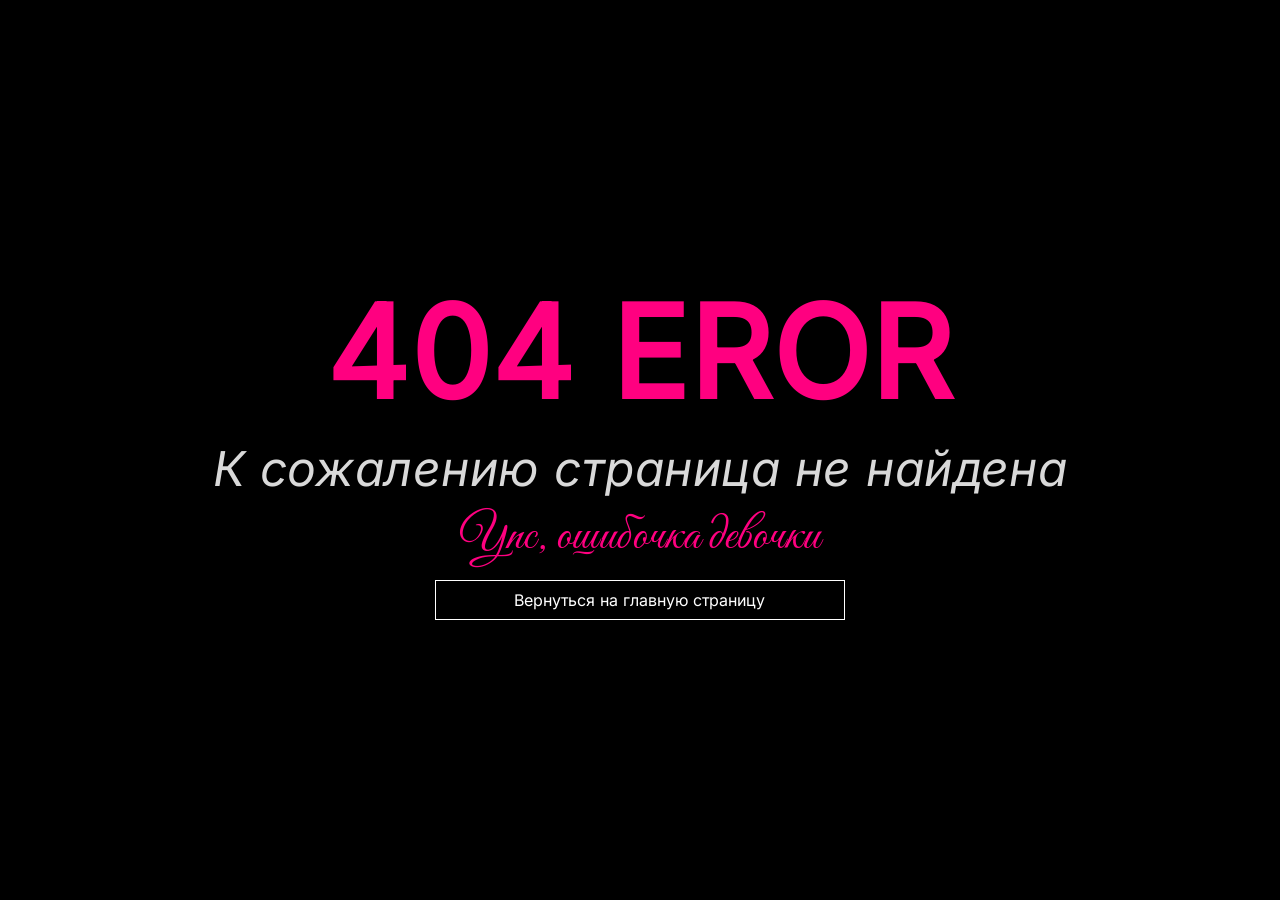
<file: errors/error-404.html>
<!DOCTYPE html>
<html lang="ru">
  <head>
    <meta charset="UTF-8" />
    <meta name="viewport" content="width=device-width, initial-scale=1.0" />
    <meta name="robots" content="noindex" />
    <link rel="shortcut icon" href="/images/favicon.png" type="image/png" />
    <link href="../errors/error-404.css" rel="stylesheet" />
    <link href="../main.css" rel="stylesheet" />
    <link href="../fonts/Inter/stylesheet.css" rel="stylesheet" />
    <link href="../fonts/Vibes/stylesheet.css" rel="stylesheet" />
    <link href="../fonts/Caption/stylesheet.css" rel="stylesheet" />
    <link href="../normalize.css" type="text/css" rel="stylesheet" />
    <title>lami_Ko</title>
  </head>
  <body>
    <div class="page">
      <div class="page__content">
        <a
          href="tel:+79168829426"
          class="pulse-button"
          role="button"
          aria-label="Позвонить на номер +79168829426"
        >
          <span class="pulse-button__icon"></span>
          <span class="pulse-button__text">Связаться</span>

          <span class="pulse-button__rings"></span>
          <span class="pulse-button__rings"></span>
          <span class="pulse-button__rings"></span>
        </a>
        <section class="error">
          <div class="error__container">
            <h1 class="error__title">404 EROR</h1>
            <p class="error__subtitle">К сожалению страница не найдена</p>
            <p class="error__text">Упс, ошибочка девочки</p>
            <a class="error__redirect" href="../index.html">
              <button class="error__button">
                Вернуться на главную страницу
              </button>
            </a>
          </div>
        </section>
      </div>
    </div>
  </body>
</html>
</file>
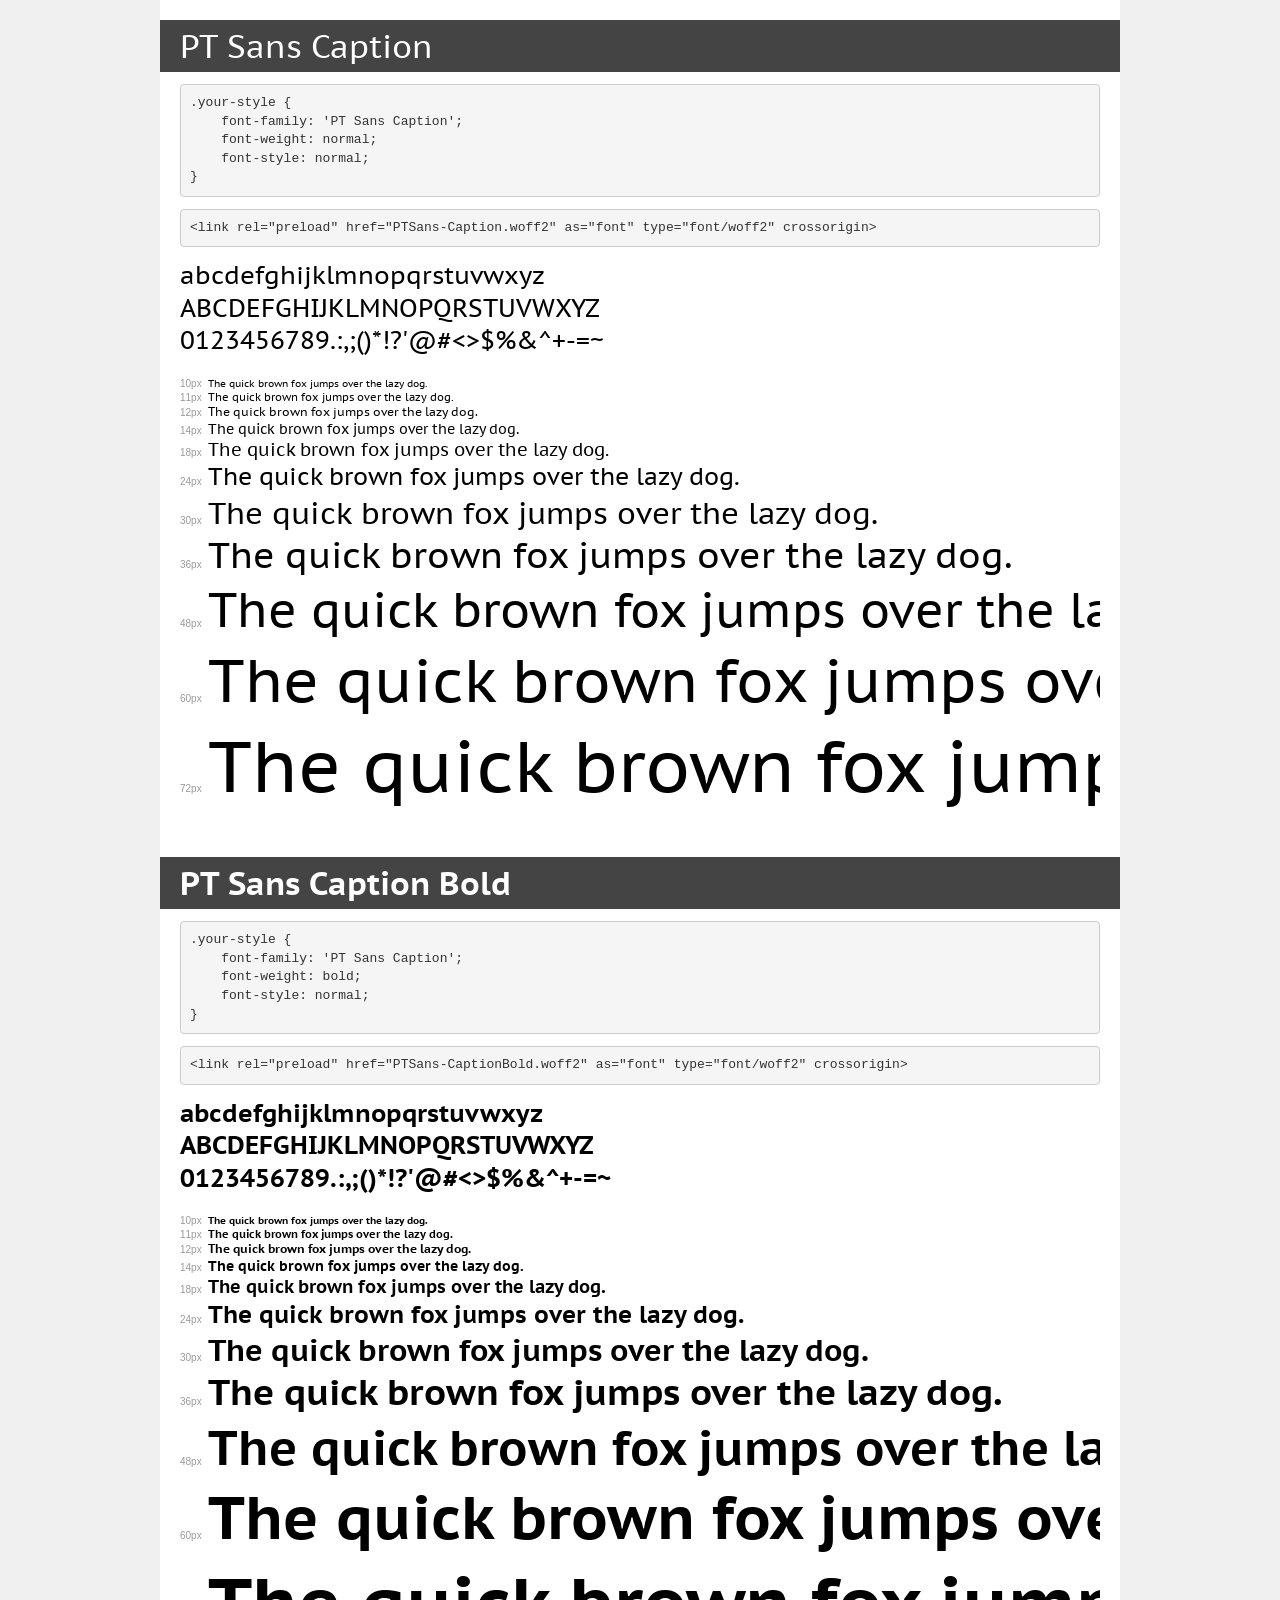
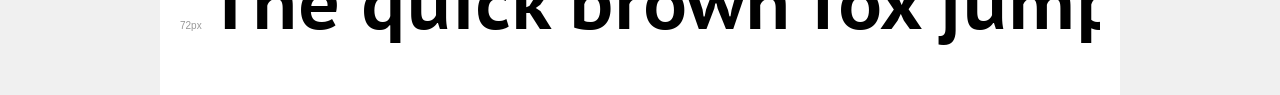
<file: fonts/Caption/demo.html>
<!DOCTYPE html>
<html lang="en">
<head>
    <meta charset="utf-8">
    <meta http-equiv="X-UA-Compatible" content="IE=edge">
    <meta name="viewport" content="width=device-width, initial-scale=1">
    <meta name="robots" content="noindex, noarchive">
    <meta name="format-detection" content="telephone=no">
    <title>Transfonter demo</title>
    <link href="stylesheet.css" rel="stylesheet">
    <style>
        /*
        http://meyerweb.com/eric/tools/css/reset/
        v2.0 | 20110126
        License: none (public domain)
        */
        html, body, div, span, applet, object, iframe,
        h1, h2, h3, h4, h5, h6, p, blockquote, pre,
        a, abbr, acronym, address, big, cite, code,
        del, dfn, em, img, ins, kbd, q, s, samp,
        small, strike, strong, sub, sup, tt, var,
        b, u, i, center,
        dl, dt, dd, ol, ul, li,
        fieldset, form, label, legend,
        table, caption, tbody, tfoot, thead, tr, th, td,
        article, aside, canvas, details, embed,
        figure, figcaption, footer, header, hgroup,
        menu, nav, output, ruby, section, summary,
        time, mark, audio, video {
            margin: 0;
            padding: 0;
            border: 0;
            font-size: 100%;
            font: inherit;
            vertical-align: baseline;
        }
        /* HTML5 display-role reset for older browsers */
        article, aside, details, figcaption, figure,
        footer, header, hgroup, menu, nav, section {
            display: block;
        }
        body {
            line-height: 1;
        }
        ol, ul {
            list-style: none;
        }
        blockquote, q {
            quotes: none;
        }
        blockquote:before, blockquote:after,
        q:before, q:after {
            content: '';
            content: none;
        }
        table {
            border-collapse: collapse;
            border-spacing: 0;
        }
        /* demo styles */
        body {
            background: #f0f0f0;
            color: #000;
        }
        .page {
            background: #fff;
            width: 920px;
            margin: 0 auto;
            padding: 20px 20px 0 20px;
            overflow: hidden;
        }
        .font-container {
            overflow-x: auto;
            overflow-y: hidden;
            margin-bottom: 40px;
            line-height: 1.3;
            white-space: nowrap;
            padding-bottom: 5px;
        }
        h1 {
            position: relative;
            background: #444;
            font-size: 32px;
            color: #fff;
            padding: 10px 20px;
            margin: 0 -20px 12px -20px;
        }
        .letters {
            font-size: 25px;
            margin-bottom: 20px;
        }
        .s10:before {
            content: '10px';
        }
        .s11:before {
            content: '11px';
        }
        .s12:before {
            content: '12px';
        }
        .s14:before {
            content: '14px';
        }
        .s18:before {
            content: '18px';
        }
        .s24:before {
            content: '24px';
        }
        .s30:before {
            content: '30px';
        }
        .s36:before {
            content: '36px';
        }
        .s48:before {
            content: '48px';
        }
        .s60:before {
            content: '60px';
        }
        .s72:before {
            content: '72px';
        }
        .s10:before, .s11:before, .s12:before, .s14:before,
        .s18:before, .s24:before, .s30:before, .s36:before,
        .s48:before, .s60:before, .s72:before {
            font-family: Arial, sans-serif;
            font-size: 10px;
            font-weight: normal;
            font-style: normal;
            color: #999;
            padding-right: 6px;
        }
        pre {
            display: block;
            padding: 9px;
            margin: 0 0 12px;
            font-family: Monaco, Menlo, Consolas, "Courier New", monospace;
            font-size: 13px;
            line-height: 1.428571429;
            color: #333;
            font-weight: normal;
            font-style: normal;
            background-color: #f5f5f5;
            border: 1px solid #ccc;
            overflow-x: auto;
            border-radius: 4px;
        }
        /* responsive */
        @media (max-width: 959px) {
            .page {
                width: auto;
                margin: 0;
            }
        }
    </style>
</head>
<body>
<div class="page">
    <div class="demo">
        <h1 style="font-family: 'PT Sans Caption'; font-weight: normal; font-style: normal;">PT Sans Caption</h1>
        <pre title="Usage">.your-style {
    font-family: 'PT Sans Caption';
    font-weight: normal;
    font-style: normal;
}</pre>
        <pre title="Preload (optional)">
&lt;link rel=&quot;preload&quot; href=&quot;PTSans-Caption.woff2&quot; as=&quot;font&quot; type=&quot;font/woff2&quot; crossorigin&gt;</pre>
        <div class="font-container" style="font-family: 'PT Sans Caption'; font-weight: normal; font-style: normal;">
            <p class="letters">
                abcdefghijklmnopqrstuvwxyz<br>
ABCDEFGHIJKLMNOPQRSTUVWXYZ<br>
                0123456789.:,;()*!?'@#&lt;&gt;$%&^+-=~
            </p>
            <p class="s10" style="font-size: 10px;">The quick brown fox jumps over the lazy dog.</p>
            <p class="s11" style="font-size: 11px;">The quick brown fox jumps over the lazy dog.</p>
            <p class="s12" style="font-size: 12px;">The quick brown fox jumps over the lazy dog.</p>
            <p class="s14" style="font-size: 14px;">The quick brown fox jumps over the lazy dog.</p>
            <p class="s18" style="font-size: 18px;">The quick brown fox jumps over the lazy dog.</p>
            <p class="s24" style="font-size: 24px;">The quick brown fox jumps over the lazy dog.</p>
            <p class="s30" style="font-size: 30px;">The quick brown fox jumps over the lazy dog.</p>
            <p class="s36" style="font-size: 36px;">The quick brown fox jumps over the lazy dog.</p>
            <p class="s48" style="font-size: 48px;">The quick brown fox jumps over the lazy dog.</p>
            <p class="s60" style="font-size: 60px;">The quick brown fox jumps over the lazy dog.</p>
            <p class="s72" style="font-size: 72px;">The quick brown fox jumps over the lazy dog.</p>
        </div>
    </div>

    <div class="demo">
        <h1 style="font-family: 'PT Sans Caption'; font-weight: bold; font-style: normal;">PT Sans Caption Bold</h1>
        <pre title="Usage">.your-style {
    font-family: 'PT Sans Caption';
    font-weight: bold;
    font-style: normal;
}</pre>
        <pre title="Preload (optional)">
&lt;link rel=&quot;preload&quot; href=&quot;PTSans-CaptionBold.woff2&quot; as=&quot;font&quot; type=&quot;font/woff2&quot; crossorigin&gt;</pre>
        <div class="font-container" style="font-family: 'PT Sans Caption'; font-weight: bold; font-style: normal;">
            <p class="letters">
                abcdefghijklmnopqrstuvwxyz<br>
ABCDEFGHIJKLMNOPQRSTUVWXYZ<br>
                0123456789.:,;()*!?'@#&lt;&gt;$%&^+-=~
            </p>
            <p class="s10" style="font-size: 10px;">The quick brown fox jumps over the lazy dog.</p>
            <p class="s11" style="font-size: 11px;">The quick brown fox jumps over the lazy dog.</p>
            <p class="s12" style="font-size: 12px;">The quick brown fox jumps over the lazy dog.</p>
            <p class="s14" style="font-size: 14px;">The quick brown fox jumps over the lazy dog.</p>
            <p class="s18" style="font-size: 18px;">The quick brown fox jumps over the lazy dog.</p>
            <p class="s24" style="font-size: 24px;">The quick brown fox jumps over the lazy dog.</p>
            <p class="s30" style="font-size: 30px;">The quick brown fox jumps over the lazy dog.</p>
            <p class="s36" style="font-size: 36px;">The quick brown fox jumps over the lazy dog.</p>
            <p class="s48" style="font-size: 48px;">The quick brown fox jumps over the lazy dog.</p>
            <p class="s60" style="font-size: 60px;">The quick brown fox jumps over the lazy dog.</p>
            <p class="s72" style="font-size: 72px;">The quick brown fox jumps over the lazy dog.</p>
        </div>
    </div>

</div>
</body>
</html>
</file>
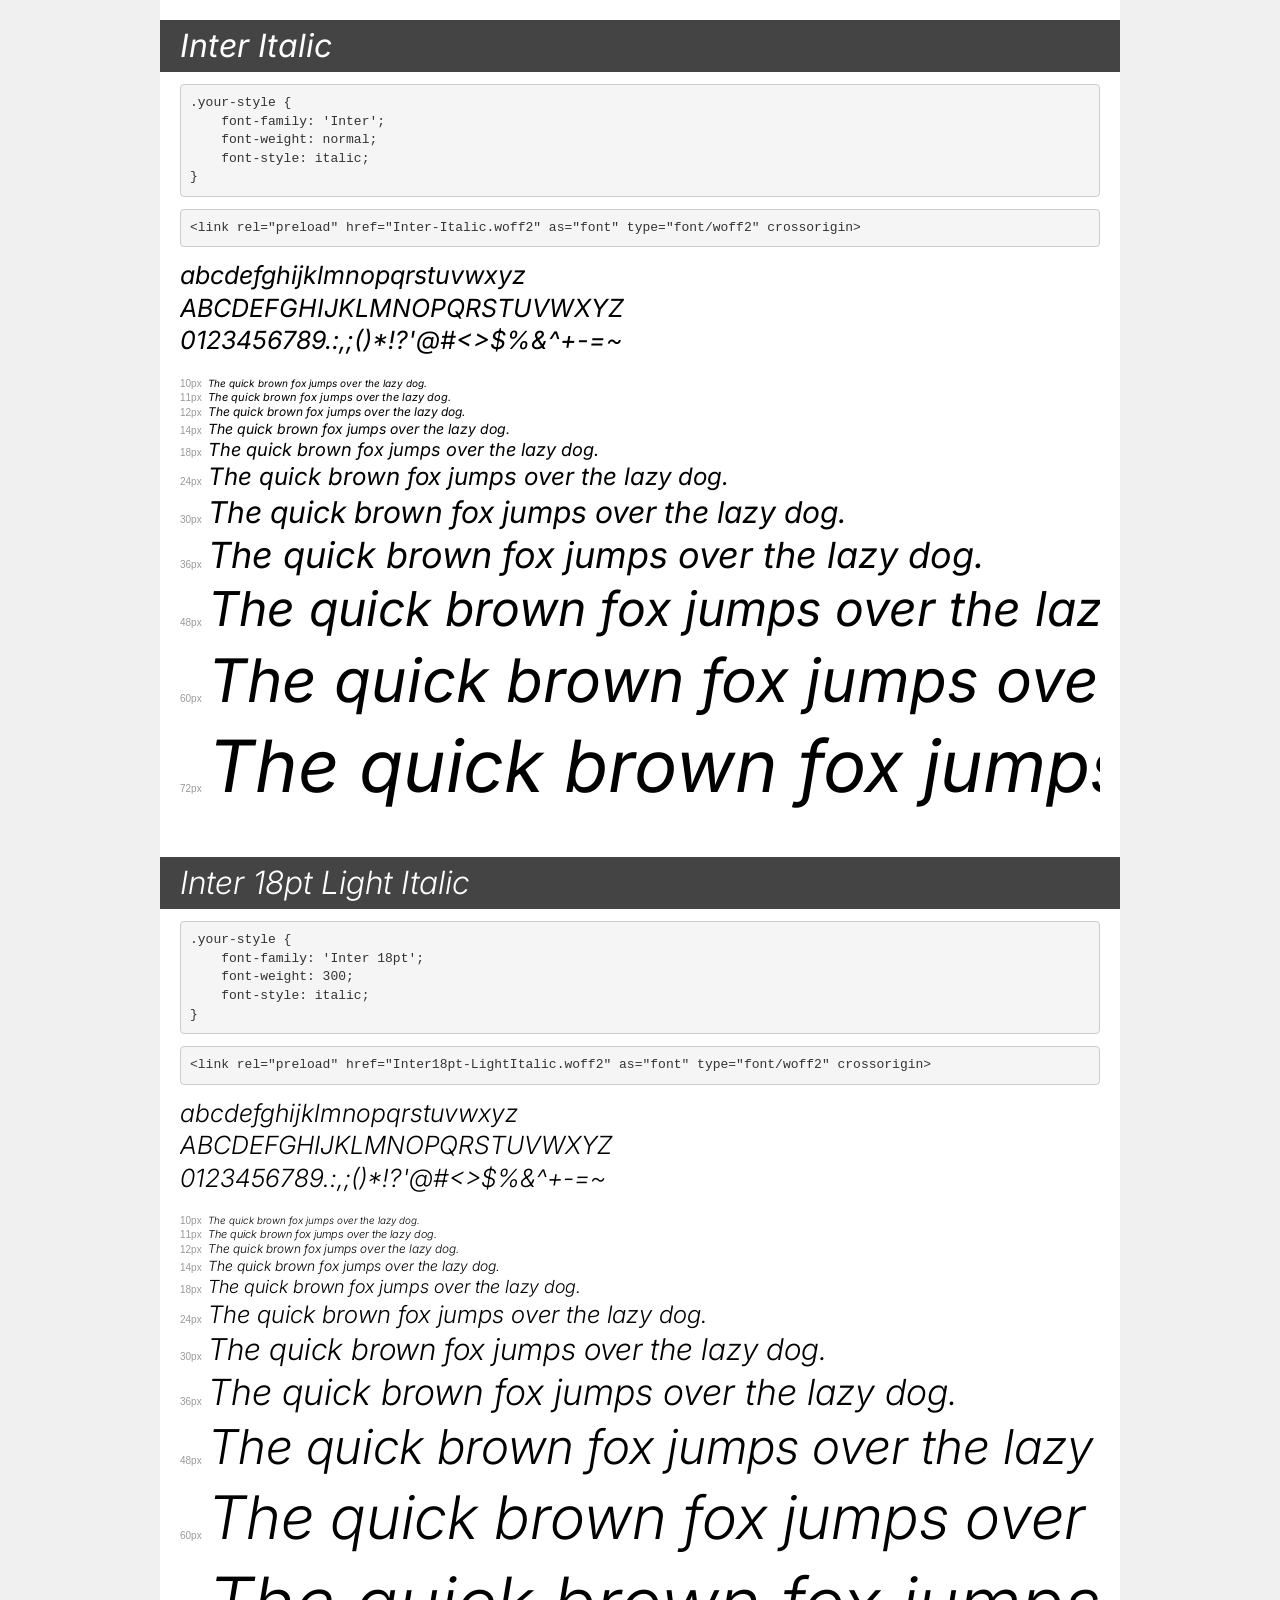
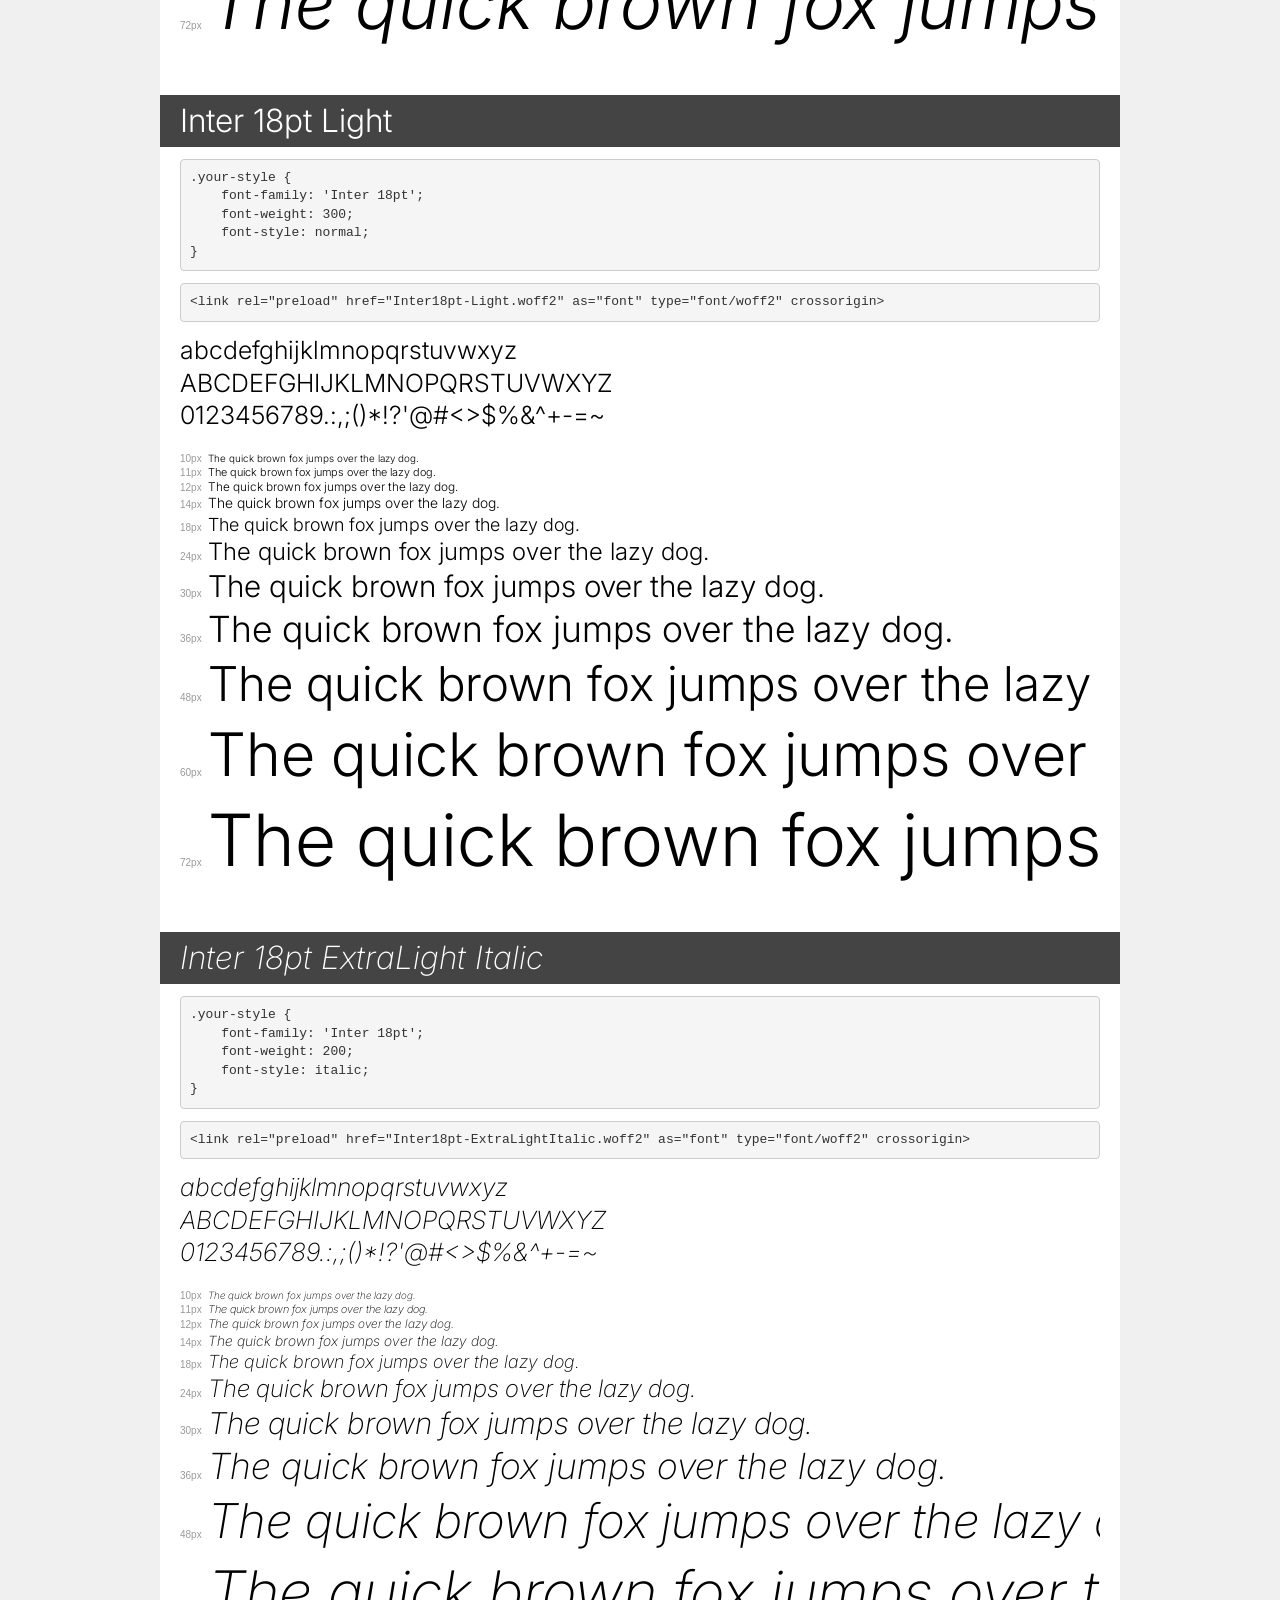
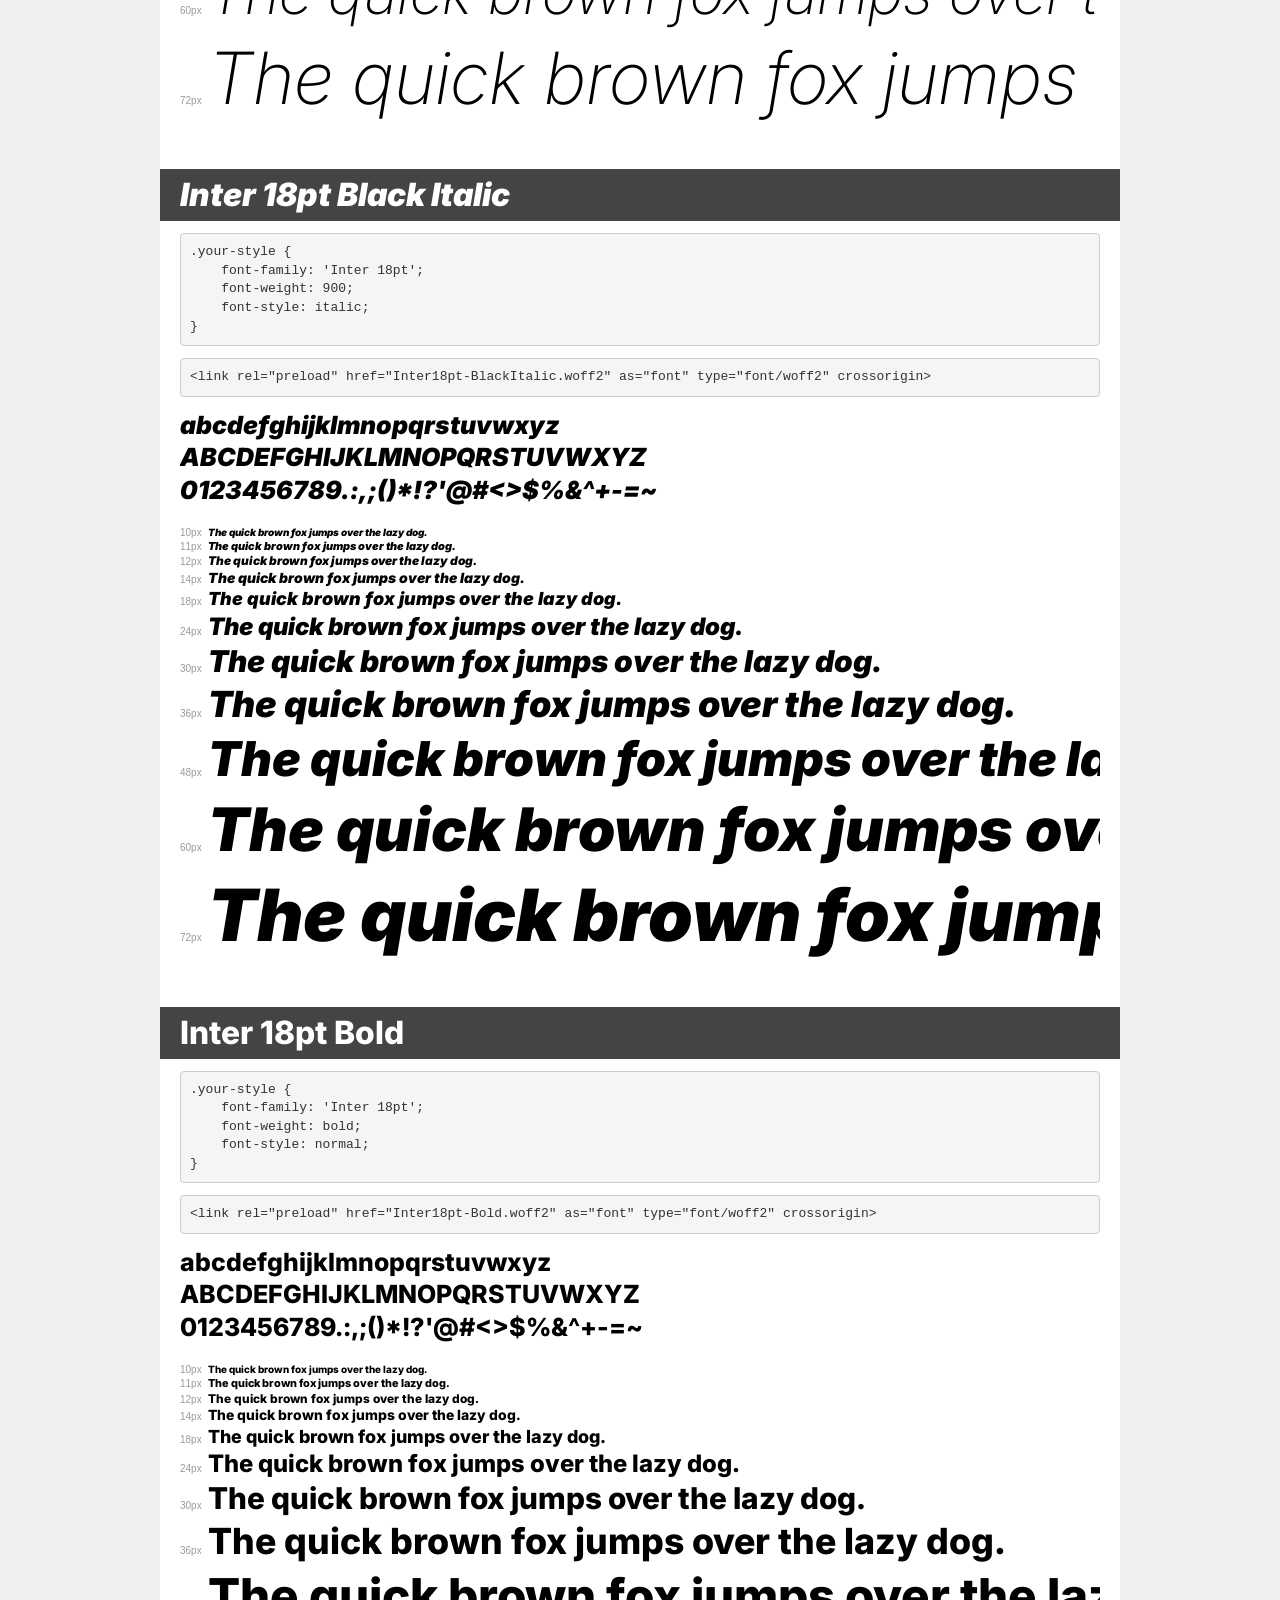
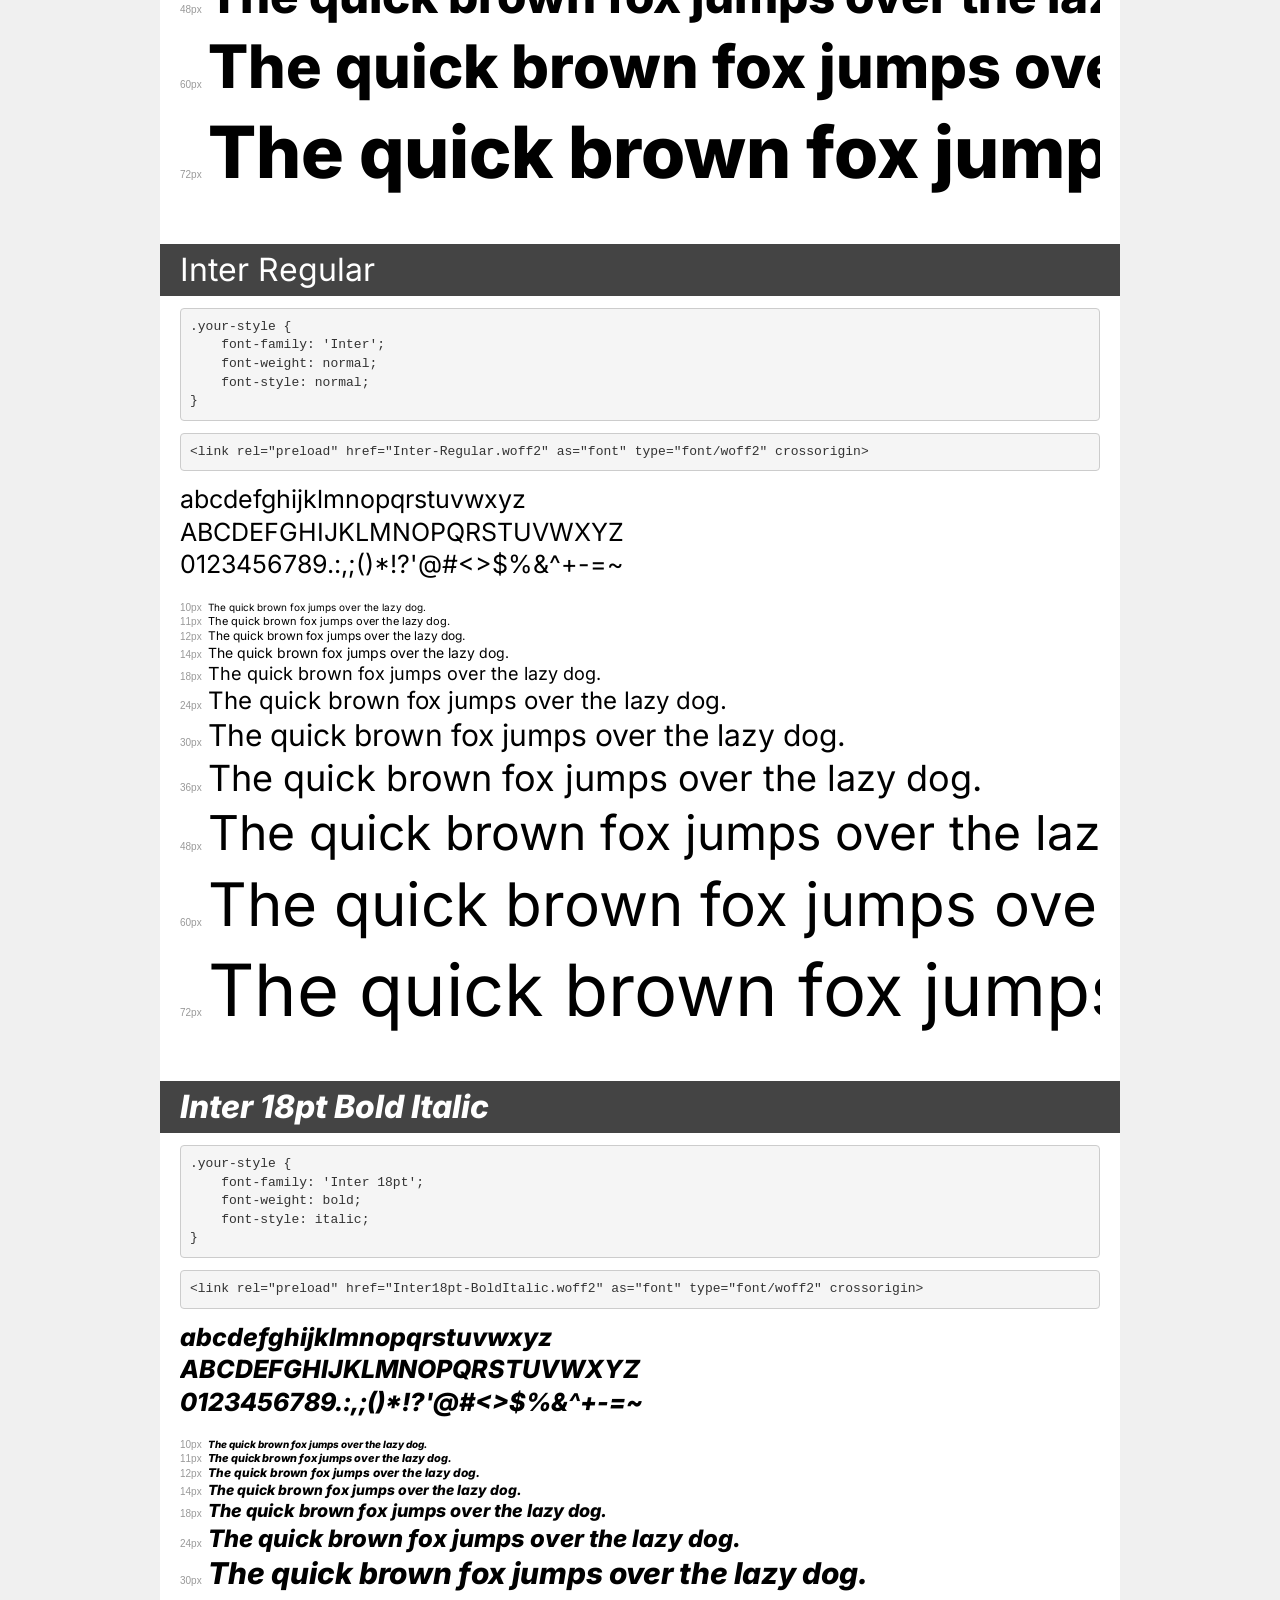
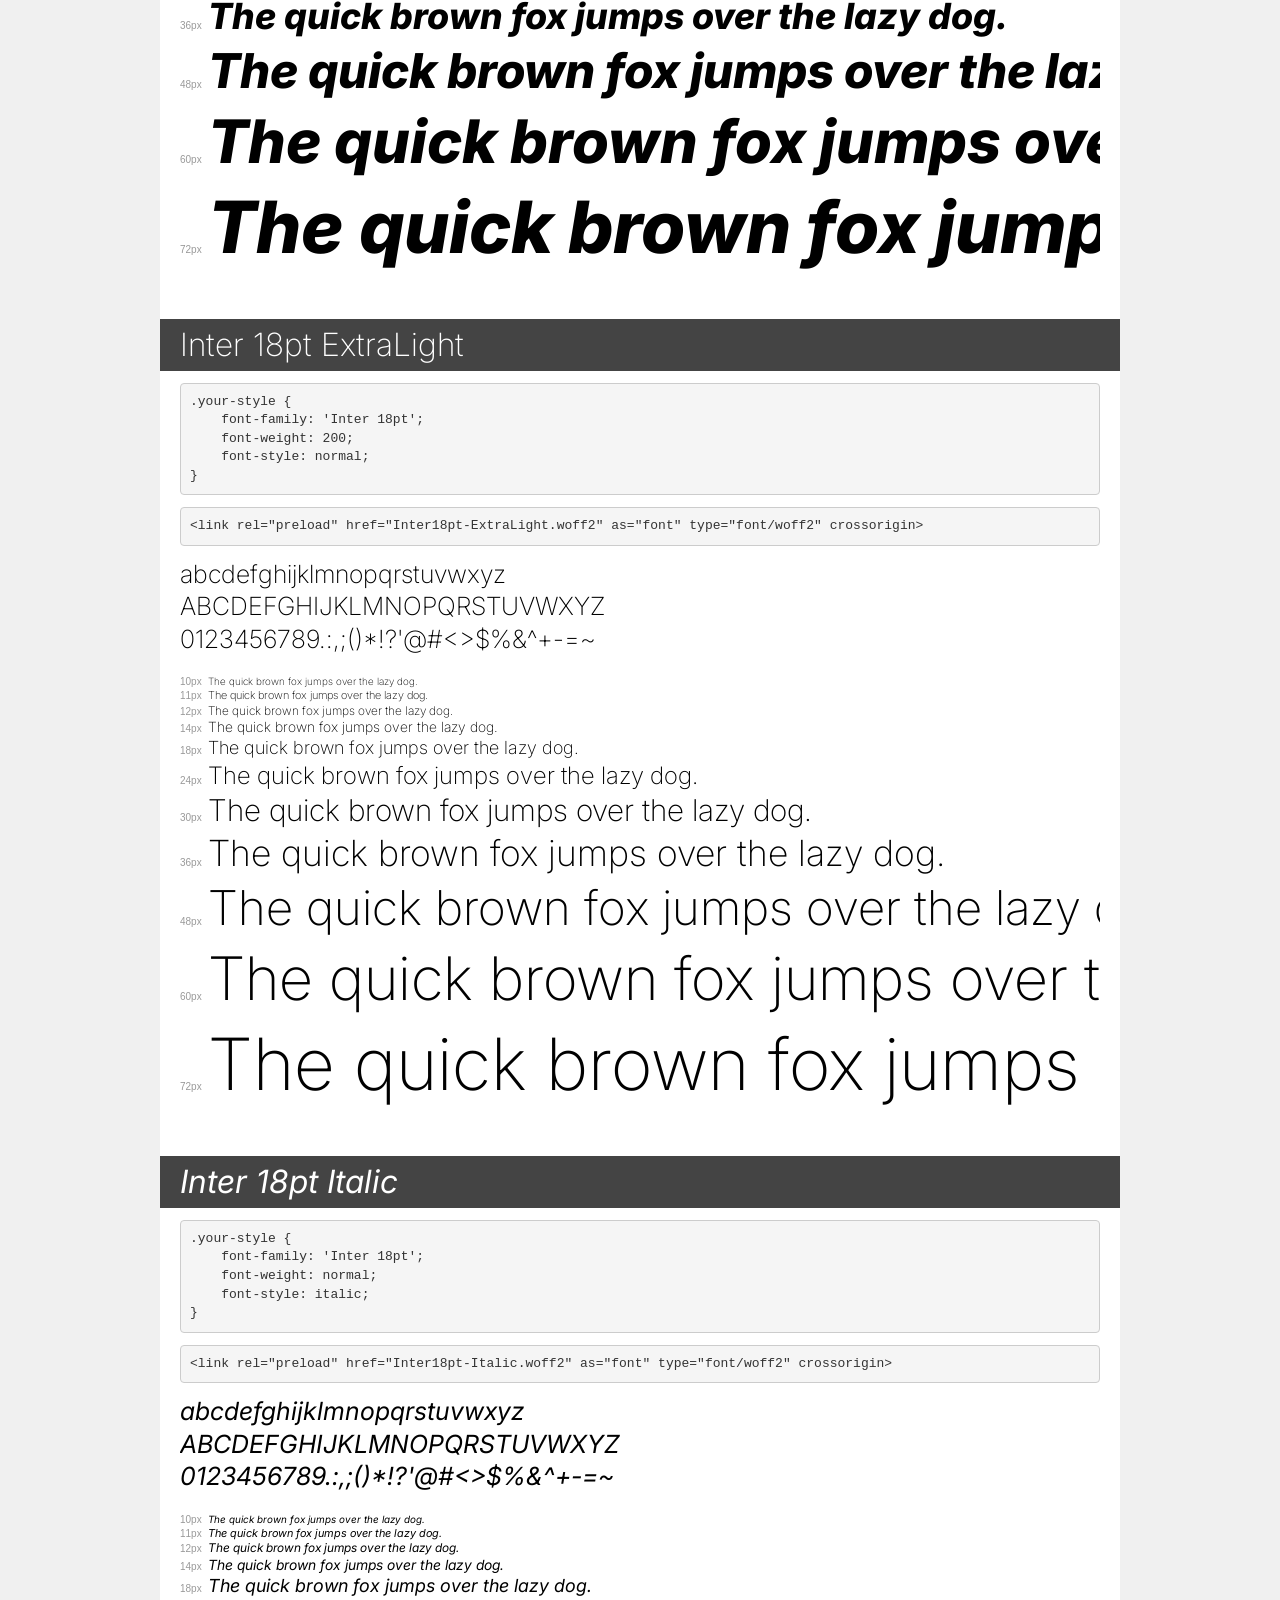
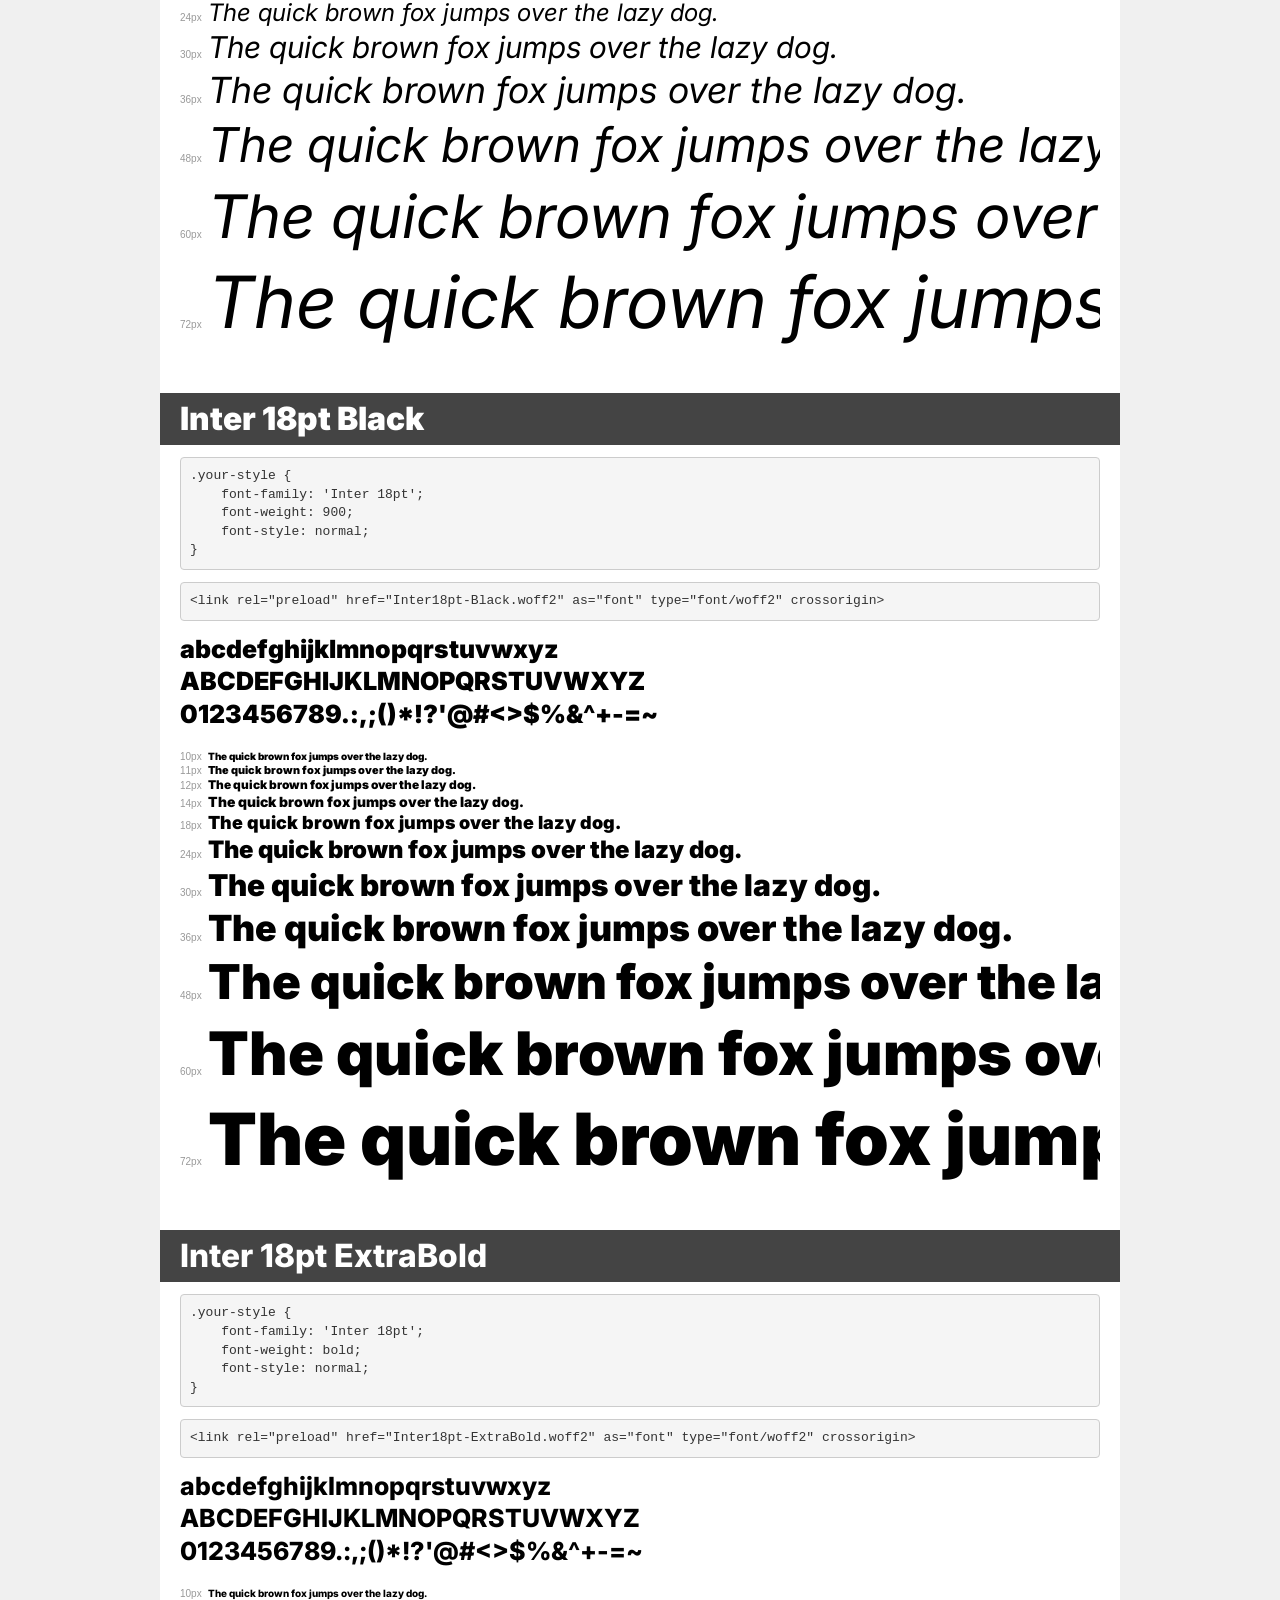
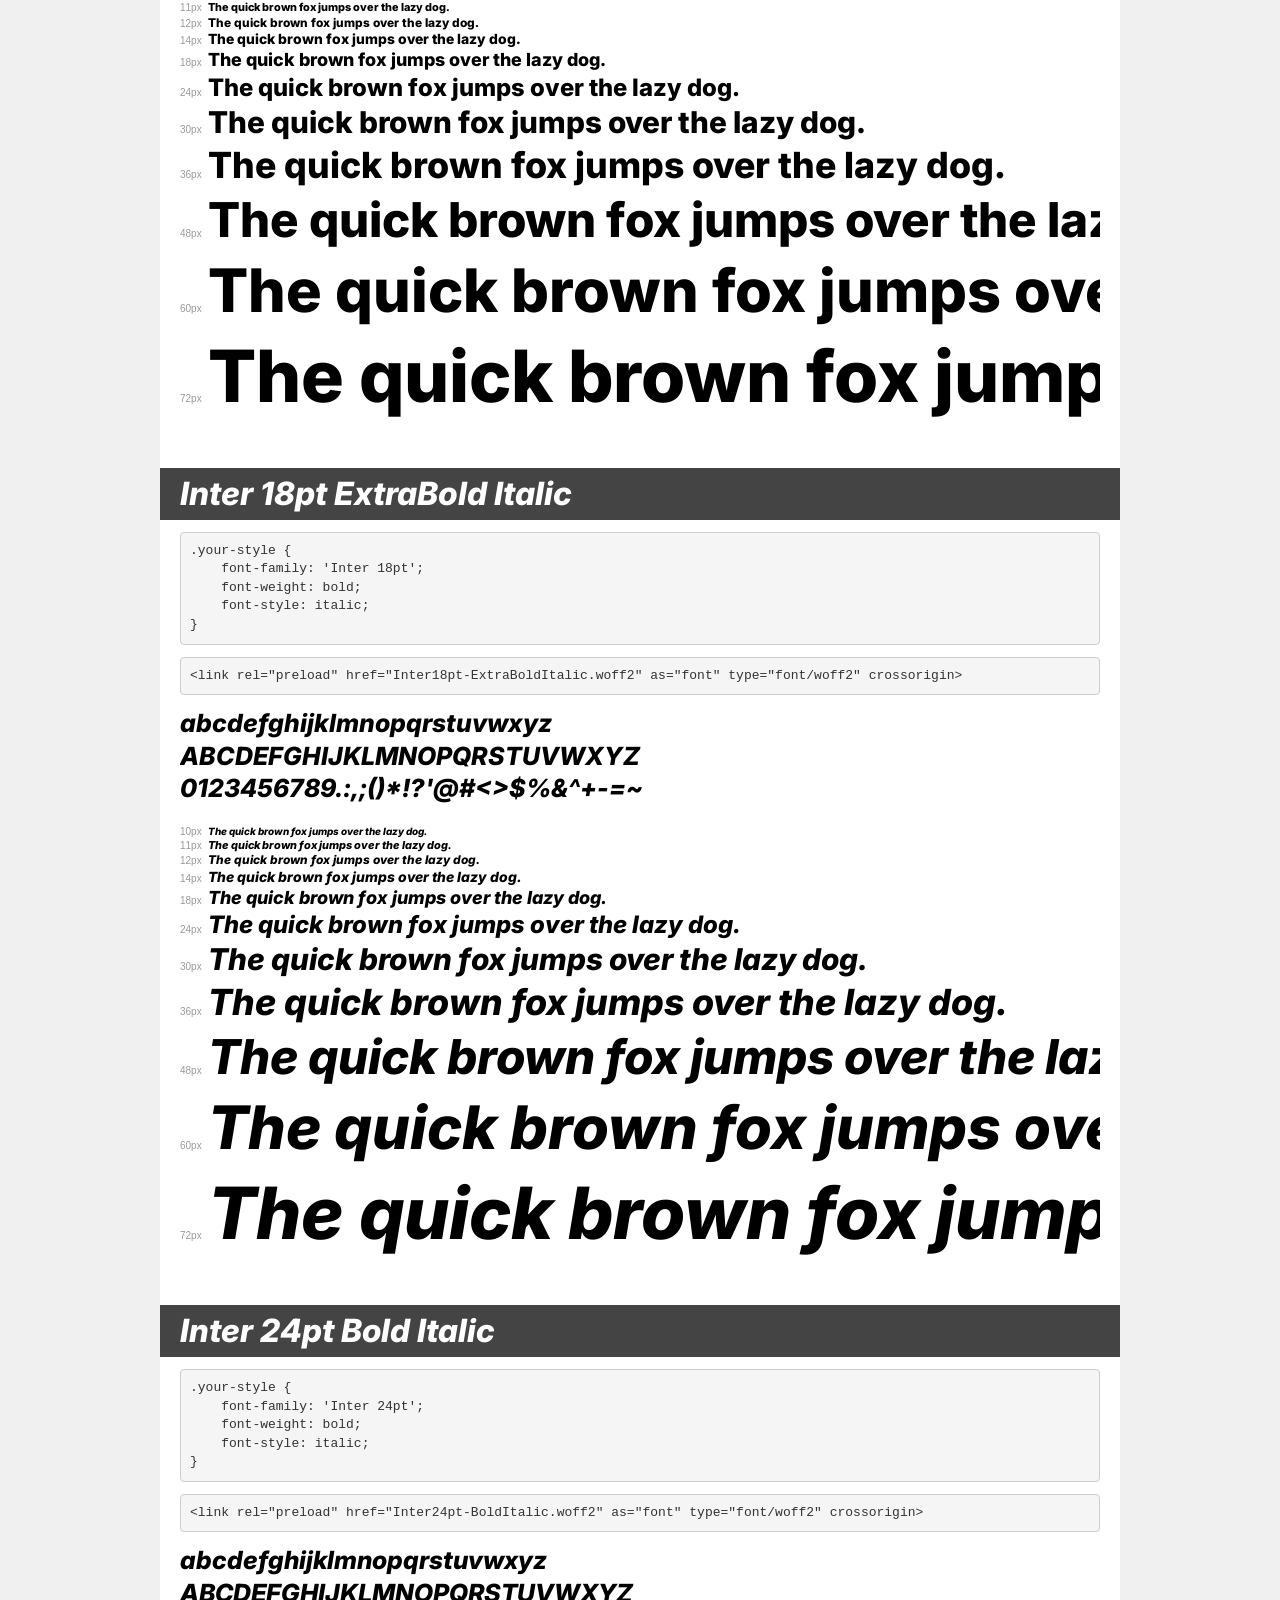
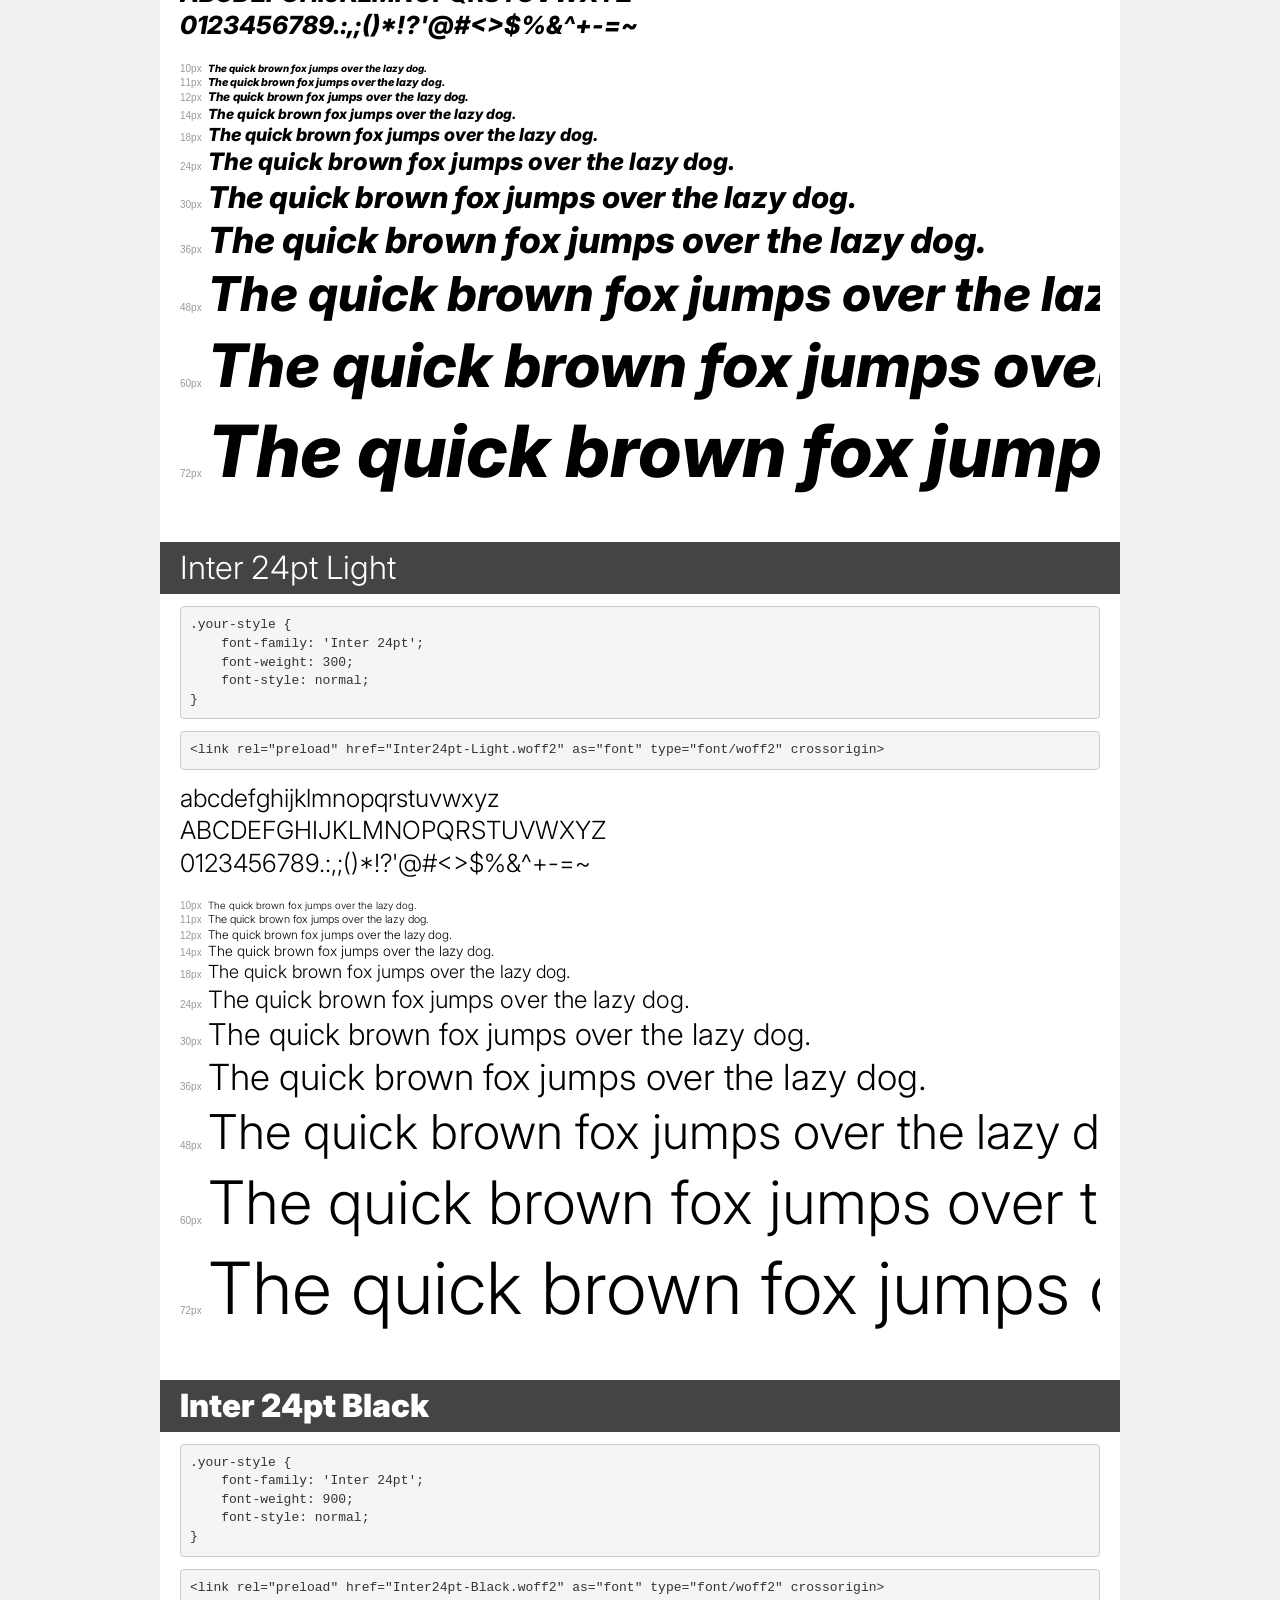
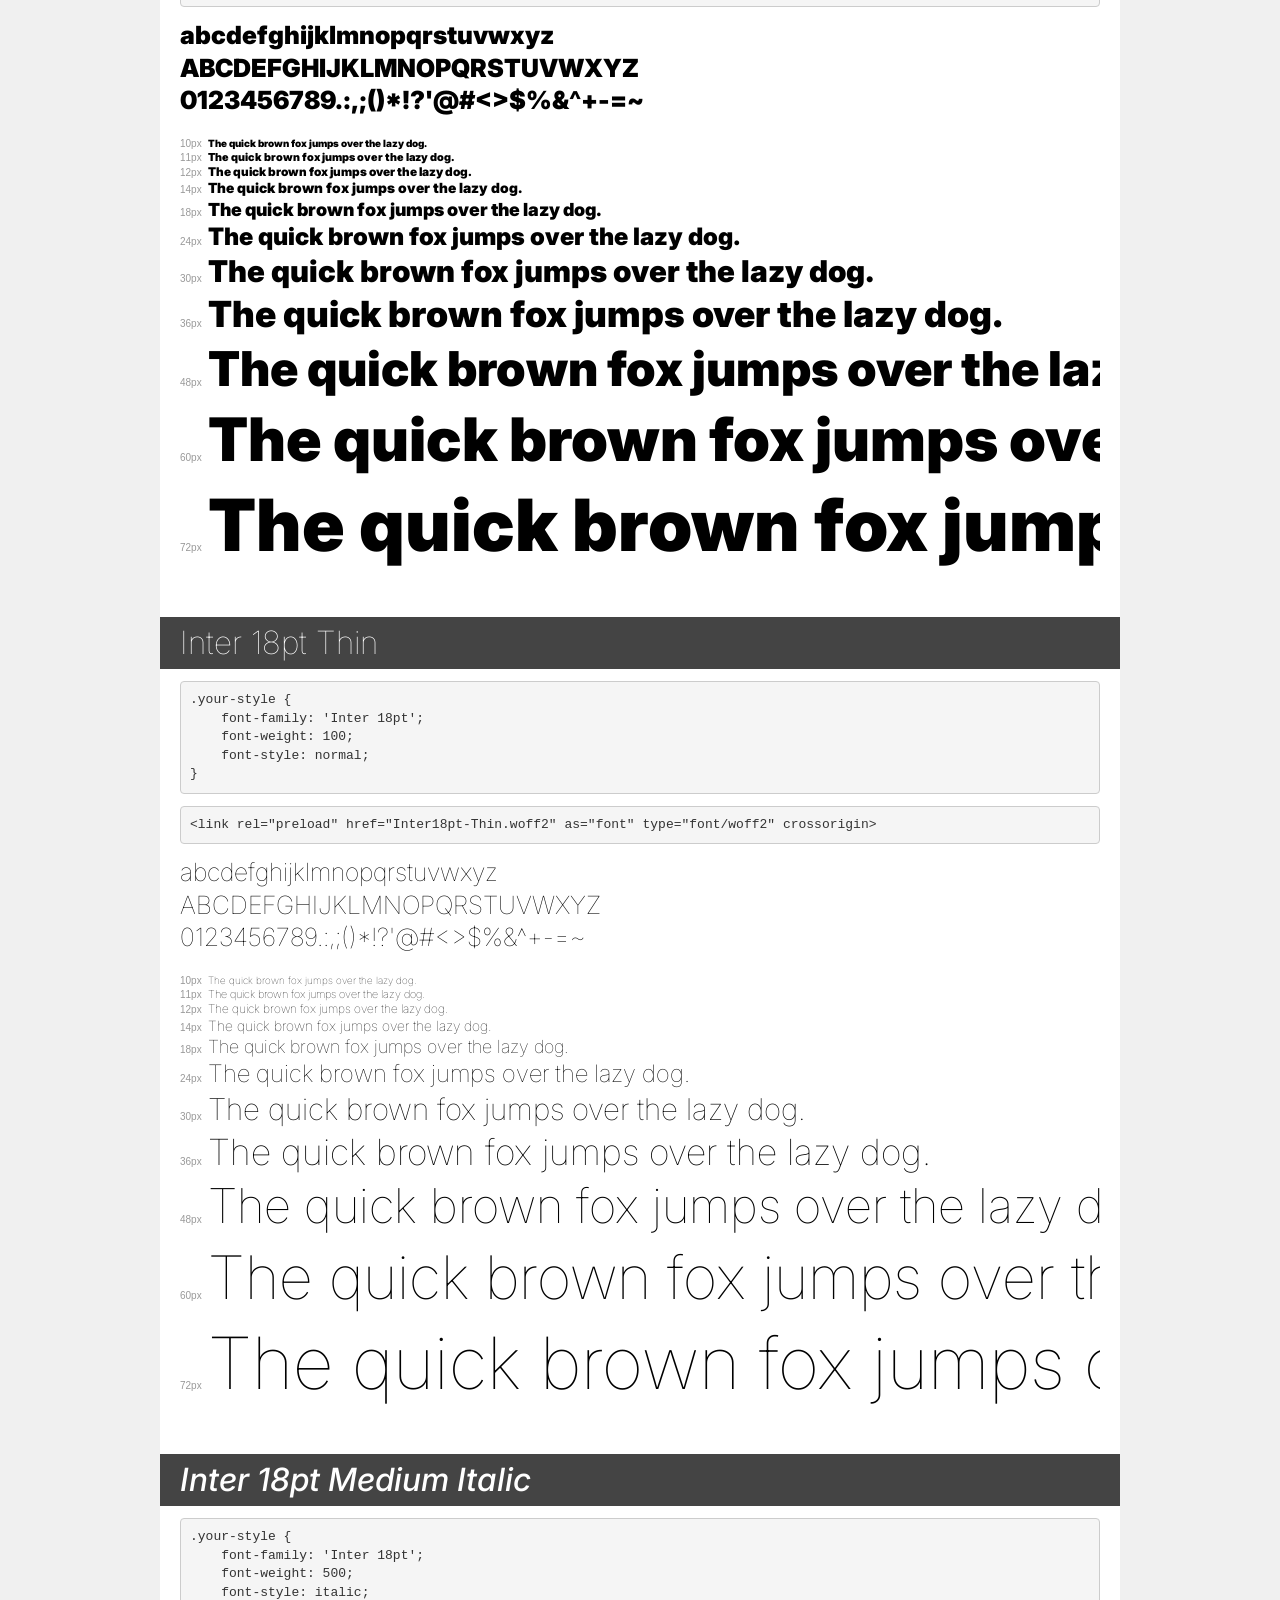
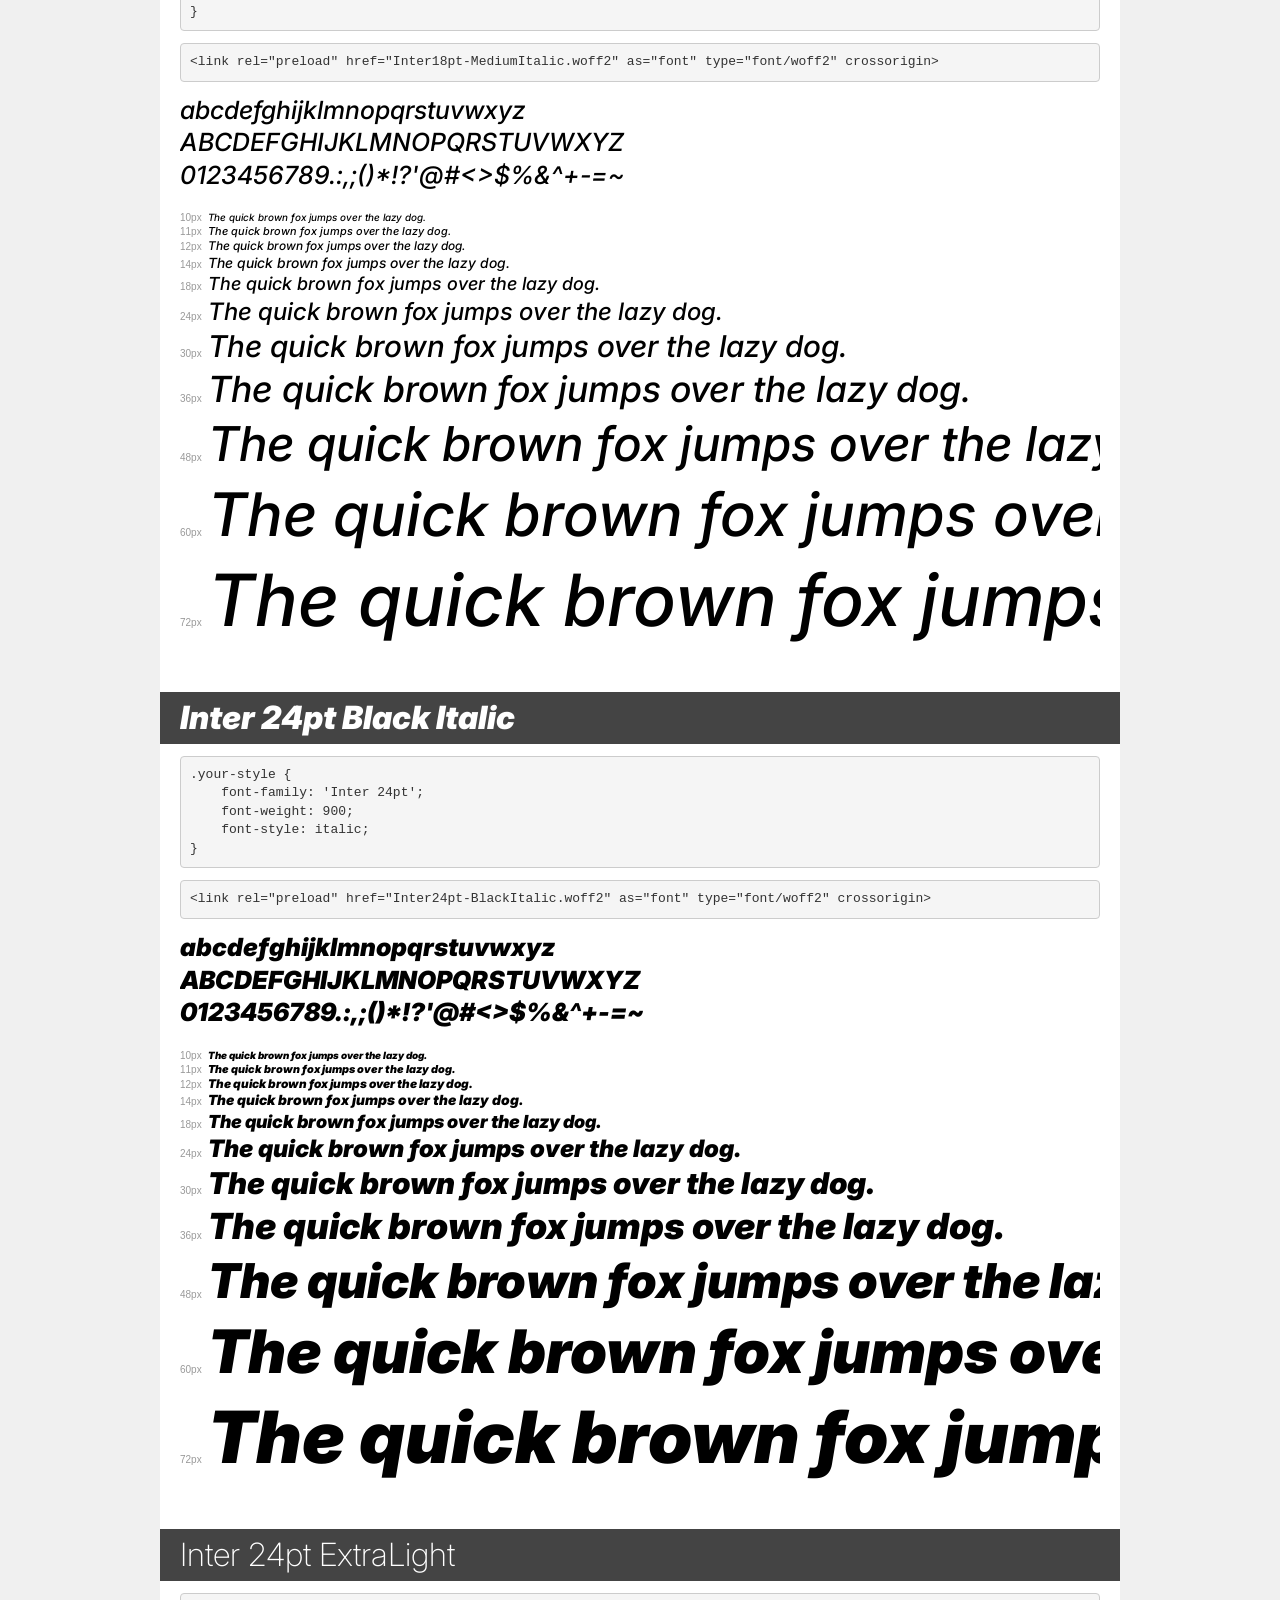
<file: fonts/Inter/demo.html>
<!DOCTYPE html>
<html lang="en">
<head>
    <meta charset="utf-8">
    <meta http-equiv="X-UA-Compatible" content="IE=edge">
    <meta name="viewport" content="width=device-width, initial-scale=1">
    <meta name="robots" content="noindex, noarchive">
    <meta name="format-detection" content="telephone=no">
    <title>Transfonter demo</title>
    <link href="stylesheet.css" rel="stylesheet">
    <style>
        /*
        http://meyerweb.com/eric/tools/css/reset/
        v2.0 | 20110126
        License: none (public domain)
        */
        html, body, div, span, applet, object, iframe,
        h1, h2, h3, h4, h5, h6, p, blockquote, pre,
        a, abbr, acronym, address, big, cite, code,
        del, dfn, em, img, ins, kbd, q, s, samp,
        small, strike, strong, sub, sup, tt, var,
        b, u, i, center,
        dl, dt, dd, ol, ul, li,
        fieldset, form, label, legend,
        table, caption, tbody, tfoot, thead, tr, th, td,
        article, aside, canvas, details, embed,
        figure, figcaption, footer, header, hgroup,
        menu, nav, output, ruby, section, summary,
        time, mark, audio, video {
            margin: 0;
            padding: 0;
            border: 0;
            font-size: 100%;
            font: inherit;
            vertical-align: baseline;
        }
        /* HTML5 display-role reset for older browsers */
        article, aside, details, figcaption, figure,
        footer, header, hgroup, menu, nav, section {
            display: block;
        }
        body {
            line-height: 1;
        }
        ol, ul {
            list-style: none;
        }
        blockquote, q {
            quotes: none;
        }
        blockquote:before, blockquote:after,
        q:before, q:after {
            content: '';
            content: none;
        }
        table {
            border-collapse: collapse;
            border-spacing: 0;
        }
        /* demo styles */
        body {
            background: #f0f0f0;
            color: #000;
        }
        .page {
            background: #fff;
            width: 920px;
            margin: 0 auto;
            padding: 20px 20px 0 20px;
            overflow: hidden;
        }
        .font-container {
            overflow-x: auto;
            overflow-y: hidden;
            margin-bottom: 40px;
            line-height: 1.3;
            white-space: nowrap;
            padding-bottom: 5px;
        }
        h1 {
            position: relative;
            background: #444;
            font-size: 32px;
            color: #fff;
            padding: 10px 20px;
            margin: 0 -20px 12px -20px;
        }
        .letters {
            font-size: 25px;
            margin-bottom: 20px;
        }
        .s10:before {
            content: '10px';
        }
        .s11:before {
            content: '11px';
        }
        .s12:before {
            content: '12px';
        }
        .s14:before {
            content: '14px';
        }
        .s18:before {
            content: '18px';
        }
        .s24:before {
            content: '24px';
        }
        .s30:before {
            content: '30px';
        }
        .s36:before {
            content: '36px';
        }
        .s48:before {
            content: '48px';
        }
        .s60:before {
            content: '60px';
        }
        .s72:before {
            content: '72px';
        }
        .s10:before, .s11:before, .s12:before, .s14:before,
        .s18:before, .s24:before, .s30:before, .s36:before,
        .s48:before, .s60:before, .s72:before {
            font-family: Arial, sans-serif;
            font-size: 10px;
            font-weight: normal;
            font-style: normal;
            color: #999;
            padding-right: 6px;
        }
        pre {
            display: block;
            padding: 9px;
            margin: 0 0 12px;
            font-family: Monaco, Menlo, Consolas, "Courier New", monospace;
            font-size: 13px;
            line-height: 1.428571429;
            color: #333;
            font-weight: normal;
            font-style: normal;
            background-color: #f5f5f5;
            border: 1px solid #ccc;
            overflow-x: auto;
            border-radius: 4px;
        }
        /* responsive */
        @media (max-width: 959px) {
            .page {
                width: auto;
                margin: 0;
            }
        }
    </style>
</head>
<body>
<div class="page">
    <div class="demo">
        <h1 style="font-family: 'Inter'; font-weight: normal; font-style: italic;">Inter Italic</h1>
        <pre title="Usage">.your-style {
    font-family: 'Inter';
    font-weight: normal;
    font-style: italic;
}</pre>
        <pre title="Preload (optional)">
&lt;link rel=&quot;preload&quot; href=&quot;Inter-Italic.woff2&quot; as=&quot;font&quot; type=&quot;font/woff2&quot; crossorigin&gt;</pre>
        <div class="font-container" style="font-family: 'Inter'; font-weight: normal; font-style: italic;">
            <p class="letters">
                abcdefghijklmnopqrstuvwxyz<br>
ABCDEFGHIJKLMNOPQRSTUVWXYZ<br>
                0123456789.:,;()*!?'@#&lt;&gt;$%&^+-=~
            </p>
            <p class="s10" style="font-size: 10px;">The quick brown fox jumps over the lazy dog.</p>
            <p class="s11" style="font-size: 11px;">The quick brown fox jumps over the lazy dog.</p>
            <p class="s12" style="font-size: 12px;">The quick brown fox jumps over the lazy dog.</p>
            <p class="s14" style="font-size: 14px;">The quick brown fox jumps over the lazy dog.</p>
            <p class="s18" style="font-size: 18px;">The quick brown fox jumps over the lazy dog.</p>
            <p class="s24" style="font-size: 24px;">The quick brown fox jumps over the lazy dog.</p>
            <p class="s30" style="font-size: 30px;">The quick brown fox jumps over the lazy dog.</p>
            <p class="s36" style="font-size: 36px;">The quick brown fox jumps over the lazy dog.</p>
            <p class="s48" style="font-size: 48px;">The quick brown fox jumps over the lazy dog.</p>
            <p class="s60" style="font-size: 60px;">The quick brown fox jumps over the lazy dog.</p>
            <p class="s72" style="font-size: 72px;">The quick brown fox jumps over the lazy dog.</p>
        </div>
    </div>

    <div class="demo">
        <h1 style="font-family: 'Inter 18pt'; font-weight: 300; font-style: italic;">Inter 18pt Light Italic</h1>
        <pre title="Usage">.your-style {
    font-family: 'Inter 18pt';
    font-weight: 300;
    font-style: italic;
}</pre>
        <pre title="Preload (optional)">
&lt;link rel=&quot;preload&quot; href=&quot;Inter18pt-LightItalic.woff2&quot; as=&quot;font&quot; type=&quot;font/woff2&quot; crossorigin&gt;</pre>
        <div class="font-container" style="font-family: 'Inter 18pt'; font-weight: 300; font-style: italic;">
            <p class="letters">
                abcdefghijklmnopqrstuvwxyz<br>
ABCDEFGHIJKLMNOPQRSTUVWXYZ<br>
                0123456789.:,;()*!?'@#&lt;&gt;$%&^+-=~
            </p>
            <p class="s10" style="font-size: 10px;">The quick brown fox jumps over the lazy dog.</p>
            <p class="s11" style="font-size: 11px;">The quick brown fox jumps over the lazy dog.</p>
            <p class="s12" style="font-size: 12px;">The quick brown fox jumps over the lazy dog.</p>
            <p class="s14" style="font-size: 14px;">The quick brown fox jumps over the lazy dog.</p>
            <p class="s18" style="font-size: 18px;">The quick brown fox jumps over the lazy dog.</p>
            <p class="s24" style="font-size: 24px;">The quick brown fox jumps over the lazy dog.</p>
            <p class="s30" style="font-size: 30px;">The quick brown fox jumps over the lazy dog.</p>
            <p class="s36" style="font-size: 36px;">The quick brown fox jumps over the lazy dog.</p>
            <p class="s48" style="font-size: 48px;">The quick brown fox jumps over the lazy dog.</p>
            <p class="s60" style="font-size: 60px;">The quick brown fox jumps over the lazy dog.</p>
            <p class="s72" style="font-size: 72px;">The quick brown fox jumps over the lazy dog.</p>
        </div>
    </div>

    <div class="demo">
        <h1 style="font-family: 'Inter 18pt'; font-weight: 300; font-style: normal;">Inter 18pt Light</h1>
        <pre title="Usage">.your-style {
    font-family: 'Inter 18pt';
    font-weight: 300;
    font-style: normal;
}</pre>
        <pre title="Preload (optional)">
&lt;link rel=&quot;preload&quot; href=&quot;Inter18pt-Light.woff2&quot; as=&quot;font&quot; type=&quot;font/woff2&quot; crossorigin&gt;</pre>
        <div class="font-container" style="font-family: 'Inter 18pt'; font-weight: 300; font-style: normal;">
            <p class="letters">
                abcdefghijklmnopqrstuvwxyz<br>
ABCDEFGHIJKLMNOPQRSTUVWXYZ<br>
                0123456789.:,;()*!?'@#&lt;&gt;$%&^+-=~
            </p>
            <p class="s10" style="font-size: 10px;">The quick brown fox jumps over the lazy dog.</p>
            <p class="s11" style="font-size: 11px;">The quick brown fox jumps over the lazy dog.</p>
            <p class="s12" style="font-size: 12px;">The quick brown fox jumps over the lazy dog.</p>
            <p class="s14" style="font-size: 14px;">The quick brown fox jumps over the lazy dog.</p>
            <p class="s18" style="font-size: 18px;">The quick brown fox jumps over the lazy dog.</p>
            <p class="s24" style="font-size: 24px;">The quick brown fox jumps over the lazy dog.</p>
            <p class="s30" style="font-size: 30px;">The quick brown fox jumps over the lazy dog.</p>
            <p class="s36" style="font-size: 36px;">The quick brown fox jumps over the lazy dog.</p>
            <p class="s48" style="font-size: 48px;">The quick brown fox jumps over the lazy dog.</p>
            <p class="s60" style="font-size: 60px;">The quick brown fox jumps over the lazy dog.</p>
            <p class="s72" style="font-size: 72px;">The quick brown fox jumps over the lazy dog.</p>
        </div>
    </div>

    <div class="demo">
        <h1 style="font-family: 'Inter 18pt'; font-weight: 200; font-style: italic;">Inter 18pt ExtraLight Italic</h1>
        <pre title="Usage">.your-style {
    font-family: 'Inter 18pt';
    font-weight: 200;
    font-style: italic;
}</pre>
        <pre title="Preload (optional)">
&lt;link rel=&quot;preload&quot; href=&quot;Inter18pt-ExtraLightItalic.woff2&quot; as=&quot;font&quot; type=&quot;font/woff2&quot; crossorigin&gt;</pre>
        <div class="font-container" style="font-family: 'Inter 18pt'; font-weight: 200; font-style: italic;">
            <p class="letters">
                abcdefghijklmnopqrstuvwxyz<br>
ABCDEFGHIJKLMNOPQRSTUVWXYZ<br>
                0123456789.:,;()*!?'@#&lt;&gt;$%&^+-=~
            </p>
            <p class="s10" style="font-size: 10px;">The quick brown fox jumps over the lazy dog.</p>
            <p class="s11" style="font-size: 11px;">The quick brown fox jumps over the lazy dog.</p>
            <p class="s12" style="font-size: 12px;">The quick brown fox jumps over the lazy dog.</p>
            <p class="s14" style="font-size: 14px;">The quick brown fox jumps over the lazy dog.</p>
            <p class="s18" style="font-size: 18px;">The quick brown fox jumps over the lazy dog.</p>
            <p class="s24" style="font-size: 24px;">The quick brown fox jumps over the lazy dog.</p>
            <p class="s30" style="font-size: 30px;">The quick brown fox jumps over the lazy dog.</p>
            <p class="s36" style="font-size: 36px;">The quick brown fox jumps over the lazy dog.</p>
            <p class="s48" style="font-size: 48px;">The quick brown fox jumps over the lazy dog.</p>
            <p class="s60" style="font-size: 60px;">The quick brown fox jumps over the lazy dog.</p>
            <p class="s72" style="font-size: 72px;">The quick brown fox jumps over the lazy dog.</p>
        </div>
    </div>

    <div class="demo">
        <h1 style="font-family: 'Inter 18pt'; font-weight: 900; font-style: italic;">Inter 18pt Black Italic</h1>
        <pre title="Usage">.your-style {
    font-family: 'Inter 18pt';
    font-weight: 900;
    font-style: italic;
}</pre>
        <pre title="Preload (optional)">
&lt;link rel=&quot;preload&quot; href=&quot;Inter18pt-BlackItalic.woff2&quot; as=&quot;font&quot; type=&quot;font/woff2&quot; crossorigin&gt;</pre>
        <div class="font-container" style="font-family: 'Inter 18pt'; font-weight: 900; font-style: italic;">
            <p class="letters">
                abcdefghijklmnopqrstuvwxyz<br>
ABCDEFGHIJKLMNOPQRSTUVWXYZ<br>
                0123456789.:,;()*!?'@#&lt;&gt;$%&^+-=~
            </p>
            <p class="s10" style="font-size: 10px;">The quick brown fox jumps over the lazy dog.</p>
            <p class="s11" style="font-size: 11px;">The quick brown fox jumps over the lazy dog.</p>
            <p class="s12" style="font-size: 12px;">The quick brown fox jumps over the lazy dog.</p>
            <p class="s14" style="font-size: 14px;">The quick brown fox jumps over the lazy dog.</p>
            <p class="s18" style="font-size: 18px;">The quick brown fox jumps over the lazy dog.</p>
            <p class="s24" style="font-size: 24px;">The quick brown fox jumps over the lazy dog.</p>
            <p class="s30" style="font-size: 30px;">The quick brown fox jumps over the lazy dog.</p>
            <p class="s36" style="font-size: 36px;">The quick brown fox jumps over the lazy dog.</p>
            <p class="s48" style="font-size: 48px;">The quick brown fox jumps over the lazy dog.</p>
            <p class="s60" style="font-size: 60px;">The quick brown fox jumps over the lazy dog.</p>
            <p class="s72" style="font-size: 72px;">The quick brown fox jumps over the lazy dog.</p>
        </div>
    </div>

    <div class="demo">
        <h1 style="font-family: 'Inter 18pt'; font-weight: bold; font-style: normal;">Inter 18pt Bold</h1>
        <pre title="Usage">.your-style {
    font-family: 'Inter 18pt';
    font-weight: bold;
    font-style: normal;
}</pre>
        <pre title="Preload (optional)">
&lt;link rel=&quot;preload&quot; href=&quot;Inter18pt-Bold.woff2&quot; as=&quot;font&quot; type=&quot;font/woff2&quot; crossorigin&gt;</pre>
        <div class="font-container" style="font-family: 'Inter 18pt'; font-weight: bold; font-style: normal;">
            <p class="letters">
                abcdefghijklmnopqrstuvwxyz<br>
ABCDEFGHIJKLMNOPQRSTUVWXYZ<br>
                0123456789.:,;()*!?'@#&lt;&gt;$%&^+-=~
            </p>
            <p class="s10" style="font-size: 10px;">The quick brown fox jumps over the lazy dog.</p>
            <p class="s11" style="font-size: 11px;">The quick brown fox jumps over the lazy dog.</p>
            <p class="s12" style="font-size: 12px;">The quick brown fox jumps over the lazy dog.</p>
            <p class="s14" style="font-size: 14px;">The quick brown fox jumps over the lazy dog.</p>
            <p class="s18" style="font-size: 18px;">The quick brown fox jumps over the lazy dog.</p>
            <p class="s24" style="font-size: 24px;">The quick brown fox jumps over the lazy dog.</p>
            <p class="s30" style="font-size: 30px;">The quick brown fox jumps over the lazy dog.</p>
            <p class="s36" style="font-size: 36px;">The quick brown fox jumps over the lazy dog.</p>
            <p class="s48" style="font-size: 48px;">The quick brown fox jumps over the lazy dog.</p>
            <p class="s60" style="font-size: 60px;">The quick brown fox jumps over the lazy dog.</p>
            <p class="s72" style="font-size: 72px;">The quick brown fox jumps over the lazy dog.</p>
        </div>
    </div>

    <div class="demo">
        <h1 style="font-family: 'Inter'; font-weight: normal; font-style: normal;">Inter Regular</h1>
        <pre title="Usage">.your-style {
    font-family: 'Inter';
    font-weight: normal;
    font-style: normal;
}</pre>
        <pre title="Preload (optional)">
&lt;link rel=&quot;preload&quot; href=&quot;Inter-Regular.woff2&quot; as=&quot;font&quot; type=&quot;font/woff2&quot; crossorigin&gt;</pre>
        <div class="font-container" style="font-family: 'Inter'; font-weight: normal; font-style: normal;">
            <p class="letters">
                abcdefghijklmnopqrstuvwxyz<br>
ABCDEFGHIJKLMNOPQRSTUVWXYZ<br>
                0123456789.:,;()*!?'@#&lt;&gt;$%&^+-=~
            </p>
            <p class="s10" style="font-size: 10px;">The quick brown fox jumps over the lazy dog.</p>
            <p class="s11" style="font-size: 11px;">The quick brown fox jumps over the lazy dog.</p>
            <p class="s12" style="font-size: 12px;">The quick brown fox jumps over the lazy dog.</p>
            <p class="s14" style="font-size: 14px;">The quick brown fox jumps over the lazy dog.</p>
            <p class="s18" style="font-size: 18px;">The quick brown fox jumps over the lazy dog.</p>
            <p class="s24" style="font-size: 24px;">The quick brown fox jumps over the lazy dog.</p>
            <p class="s30" style="font-size: 30px;">The quick brown fox jumps over the lazy dog.</p>
            <p class="s36" style="font-size: 36px;">The quick brown fox jumps over the lazy dog.</p>
            <p class="s48" style="font-size: 48px;">The quick brown fox jumps over the lazy dog.</p>
            <p class="s60" style="font-size: 60px;">The quick brown fox jumps over the lazy dog.</p>
            <p class="s72" style="font-size: 72px;">The quick brown fox jumps over the lazy dog.</p>
        </div>
    </div>

    <div class="demo">
        <h1 style="font-family: 'Inter 18pt'; font-weight: bold; font-style: italic;">Inter 18pt Bold Italic</h1>
        <pre title="Usage">.your-style {
    font-family: 'Inter 18pt';
    font-weight: bold;
    font-style: italic;
}</pre>
        <pre title="Preload (optional)">
&lt;link rel=&quot;preload&quot; href=&quot;Inter18pt-BoldItalic.woff2&quot; as=&quot;font&quot; type=&quot;font/woff2&quot; crossorigin&gt;</pre>
        <div class="font-container" style="font-family: 'Inter 18pt'; font-weight: bold; font-style: italic;">
            <p class="letters">
                abcdefghijklmnopqrstuvwxyz<br>
ABCDEFGHIJKLMNOPQRSTUVWXYZ<br>
                0123456789.:,;()*!?'@#&lt;&gt;$%&^+-=~
            </p>
            <p class="s10" style="font-size: 10px;">The quick brown fox jumps over the lazy dog.</p>
            <p class="s11" style="font-size: 11px;">The quick brown fox jumps over the lazy dog.</p>
            <p class="s12" style="font-size: 12px;">The quick brown fox jumps over the lazy dog.</p>
            <p class="s14" style="font-size: 14px;">The quick brown fox jumps over the lazy dog.</p>
            <p class="s18" style="font-size: 18px;">The quick brown fox jumps over the lazy dog.</p>
            <p class="s24" style="font-size: 24px;">The quick brown fox jumps over the lazy dog.</p>
            <p class="s30" style="font-size: 30px;">The quick brown fox jumps over the lazy dog.</p>
            <p class="s36" style="font-size: 36px;">The quick brown fox jumps over the lazy dog.</p>
            <p class="s48" style="font-size: 48px;">The quick brown fox jumps over the lazy dog.</p>
            <p class="s60" style="font-size: 60px;">The quick brown fox jumps over the lazy dog.</p>
            <p class="s72" style="font-size: 72px;">The quick brown fox jumps over the lazy dog.</p>
        </div>
    </div>

    <div class="demo">
        <h1 style="font-family: 'Inter 18pt'; font-weight: 200; font-style: normal;">Inter 18pt ExtraLight</h1>
        <pre title="Usage">.your-style {
    font-family: 'Inter 18pt';
    font-weight: 200;
    font-style: normal;
}</pre>
        <pre title="Preload (optional)">
&lt;link rel=&quot;preload&quot; href=&quot;Inter18pt-ExtraLight.woff2&quot; as=&quot;font&quot; type=&quot;font/woff2&quot; crossorigin&gt;</pre>
        <div class="font-container" style="font-family: 'Inter 18pt'; font-weight: 200; font-style: normal;">
            <p class="letters">
                abcdefghijklmnopqrstuvwxyz<br>
ABCDEFGHIJKLMNOPQRSTUVWXYZ<br>
                0123456789.:,;()*!?'@#&lt;&gt;$%&^+-=~
            </p>
            <p class="s10" style="font-size: 10px;">The quick brown fox jumps over the lazy dog.</p>
            <p class="s11" style="font-size: 11px;">The quick brown fox jumps over the lazy dog.</p>
            <p class="s12" style="font-size: 12px;">The quick brown fox jumps over the lazy dog.</p>
            <p class="s14" style="font-size: 14px;">The quick brown fox jumps over the lazy dog.</p>
            <p class="s18" style="font-size: 18px;">The quick brown fox jumps over the lazy dog.</p>
            <p class="s24" style="font-size: 24px;">The quick brown fox jumps over the lazy dog.</p>
            <p class="s30" style="font-size: 30px;">The quick brown fox jumps over the lazy dog.</p>
            <p class="s36" style="font-size: 36px;">The quick brown fox jumps over the lazy dog.</p>
            <p class="s48" style="font-size: 48px;">The quick brown fox jumps over the lazy dog.</p>
            <p class="s60" style="font-size: 60px;">The quick brown fox jumps over the lazy dog.</p>
            <p class="s72" style="font-size: 72px;">The quick brown fox jumps over the lazy dog.</p>
        </div>
    </div>

    <div class="demo">
        <h1 style="font-family: 'Inter 18pt'; font-weight: normal; font-style: italic;">Inter 18pt Italic</h1>
        <pre title="Usage">.your-style {
    font-family: 'Inter 18pt';
    font-weight: normal;
    font-style: italic;
}</pre>
        <pre title="Preload (optional)">
&lt;link rel=&quot;preload&quot; href=&quot;Inter18pt-Italic.woff2&quot; as=&quot;font&quot; type=&quot;font/woff2&quot; crossorigin&gt;</pre>
        <div class="font-container" style="font-family: 'Inter 18pt'; font-weight: normal; font-style: italic;">
            <p class="letters">
                abcdefghijklmnopqrstuvwxyz<br>
ABCDEFGHIJKLMNOPQRSTUVWXYZ<br>
                0123456789.:,;()*!?'@#&lt;&gt;$%&^+-=~
            </p>
            <p class="s10" style="font-size: 10px;">The quick brown fox jumps over the lazy dog.</p>
            <p class="s11" style="font-size: 11px;">The quick brown fox jumps over the lazy dog.</p>
            <p class="s12" style="font-size: 12px;">The quick brown fox jumps over the lazy dog.</p>
            <p class="s14" style="font-size: 14px;">The quick brown fox jumps over the lazy dog.</p>
            <p class="s18" style="font-size: 18px;">The quick brown fox jumps over the lazy dog.</p>
            <p class="s24" style="font-size: 24px;">The quick brown fox jumps over the lazy dog.</p>
            <p class="s30" style="font-size: 30px;">The quick brown fox jumps over the lazy dog.</p>
            <p class="s36" style="font-size: 36px;">The quick brown fox jumps over the lazy dog.</p>
            <p class="s48" style="font-size: 48px;">The quick brown fox jumps over the lazy dog.</p>
            <p class="s60" style="font-size: 60px;">The quick brown fox jumps over the lazy dog.</p>
            <p class="s72" style="font-size: 72px;">The quick brown fox jumps over the lazy dog.</p>
        </div>
    </div>

    <div class="demo">
        <h1 style="font-family: 'Inter 18pt'; font-weight: 900; font-style: normal;">Inter 18pt Black</h1>
        <pre title="Usage">.your-style {
    font-family: 'Inter 18pt';
    font-weight: 900;
    font-style: normal;
}</pre>
        <pre title="Preload (optional)">
&lt;link rel=&quot;preload&quot; href=&quot;Inter18pt-Black.woff2&quot; as=&quot;font&quot; type=&quot;font/woff2&quot; crossorigin&gt;</pre>
        <div class="font-container" style="font-family: 'Inter 18pt'; font-weight: 900; font-style: normal;">
            <p class="letters">
                abcdefghijklmnopqrstuvwxyz<br>
ABCDEFGHIJKLMNOPQRSTUVWXYZ<br>
                0123456789.:,;()*!?'@#&lt;&gt;$%&^+-=~
            </p>
            <p class="s10" style="font-size: 10px;">The quick brown fox jumps over the lazy dog.</p>
            <p class="s11" style="font-size: 11px;">The quick brown fox jumps over the lazy dog.</p>
            <p class="s12" style="font-size: 12px;">The quick brown fox jumps over the lazy dog.</p>
            <p class="s14" style="font-size: 14px;">The quick brown fox jumps over the lazy dog.</p>
            <p class="s18" style="font-size: 18px;">The quick brown fox jumps over the lazy dog.</p>
            <p class="s24" style="font-size: 24px;">The quick brown fox jumps over the lazy dog.</p>
            <p class="s30" style="font-size: 30px;">The quick brown fox jumps over the lazy dog.</p>
            <p class="s36" style="font-size: 36px;">The quick brown fox jumps over the lazy dog.</p>
            <p class="s48" style="font-size: 48px;">The quick brown fox jumps over the lazy dog.</p>
            <p class="s60" style="font-size: 60px;">The quick brown fox jumps over the lazy dog.</p>
            <p class="s72" style="font-size: 72px;">The quick brown fox jumps over the lazy dog.</p>
        </div>
    </div>

    <div class="demo">
        <h1 style="font-family: 'Inter 18pt'; font-weight: bold; font-style: normal;">Inter 18pt ExtraBold</h1>
        <pre title="Usage">.your-style {
    font-family: 'Inter 18pt';
    font-weight: bold;
    font-style: normal;
}</pre>
        <pre title="Preload (optional)">
&lt;link rel=&quot;preload&quot; href=&quot;Inter18pt-ExtraBold.woff2&quot; as=&quot;font&quot; type=&quot;font/woff2&quot; crossorigin&gt;</pre>
        <div class="font-container" style="font-family: 'Inter 18pt'; font-weight: bold; font-style: normal;">
            <p class="letters">
                abcdefghijklmnopqrstuvwxyz<br>
ABCDEFGHIJKLMNOPQRSTUVWXYZ<br>
                0123456789.:,;()*!?'@#&lt;&gt;$%&^+-=~
            </p>
            <p class="s10" style="font-size: 10px;">The quick brown fox jumps over the lazy dog.</p>
            <p class="s11" style="font-size: 11px;">The quick brown fox jumps over the lazy dog.</p>
            <p class="s12" style="font-size: 12px;">The quick brown fox jumps over the lazy dog.</p>
            <p class="s14" style="font-size: 14px;">The quick brown fox jumps over the lazy dog.</p>
            <p class="s18" style="font-size: 18px;">The quick brown fox jumps over the lazy dog.</p>
            <p class="s24" style="font-size: 24px;">The quick brown fox jumps over the lazy dog.</p>
            <p class="s30" style="font-size: 30px;">The quick brown fox jumps over the lazy dog.</p>
            <p class="s36" style="font-size: 36px;">The quick brown fox jumps over the lazy dog.</p>
            <p class="s48" style="font-size: 48px;">The quick brown fox jumps over the lazy dog.</p>
            <p class="s60" style="font-size: 60px;">The quick brown fox jumps over the lazy dog.</p>
            <p class="s72" style="font-size: 72px;">The quick brown fox jumps over the lazy dog.</p>
        </div>
    </div>

    <div class="demo">
        <h1 style="font-family: 'Inter 18pt'; font-weight: bold; font-style: italic;">Inter 18pt ExtraBold Italic</h1>
        <pre title="Usage">.your-style {
    font-family: 'Inter 18pt';
    font-weight: bold;
    font-style: italic;
}</pre>
        <pre title="Preload (optional)">
&lt;link rel=&quot;preload&quot; href=&quot;Inter18pt-ExtraBoldItalic.woff2&quot; as=&quot;font&quot; type=&quot;font/woff2&quot; crossorigin&gt;</pre>
        <div class="font-container" style="font-family: 'Inter 18pt'; font-weight: bold; font-style: italic;">
            <p class="letters">
                abcdefghijklmnopqrstuvwxyz<br>
ABCDEFGHIJKLMNOPQRSTUVWXYZ<br>
                0123456789.:,;()*!?'@#&lt;&gt;$%&^+-=~
            </p>
            <p class="s10" style="font-size: 10px;">The quick brown fox jumps over the lazy dog.</p>
            <p class="s11" style="font-size: 11px;">The quick brown fox jumps over the lazy dog.</p>
            <p class="s12" style="font-size: 12px;">The quick brown fox jumps over the lazy dog.</p>
            <p class="s14" style="font-size: 14px;">The quick brown fox jumps over the lazy dog.</p>
            <p class="s18" style="font-size: 18px;">The quick brown fox jumps over the lazy dog.</p>
            <p class="s24" style="font-size: 24px;">The quick brown fox jumps over the lazy dog.</p>
            <p class="s30" style="font-size: 30px;">The quick brown fox jumps over the lazy dog.</p>
            <p class="s36" style="font-size: 36px;">The quick brown fox jumps over the lazy dog.</p>
            <p class="s48" style="font-size: 48px;">The quick brown fox jumps over the lazy dog.</p>
            <p class="s60" style="font-size: 60px;">The quick brown fox jumps over the lazy dog.</p>
            <p class="s72" style="font-size: 72px;">The quick brown fox jumps over the lazy dog.</p>
        </div>
    </div>

    <div class="demo">
        <h1 style="font-family: 'Inter 24pt'; font-weight: bold; font-style: italic;">Inter 24pt Bold Italic</h1>
        <pre title="Usage">.your-style {
    font-family: 'Inter 24pt';
    font-weight: bold;
    font-style: italic;
}</pre>
        <pre title="Preload (optional)">
&lt;link rel=&quot;preload&quot; href=&quot;Inter24pt-BoldItalic.woff2&quot; as=&quot;font&quot; type=&quot;font/woff2&quot; crossorigin&gt;</pre>
        <div class="font-container" style="font-family: 'Inter 24pt'; font-weight: bold; font-style: italic;">
            <p class="letters">
                abcdefghijklmnopqrstuvwxyz<br>
ABCDEFGHIJKLMNOPQRSTUVWXYZ<br>
                0123456789.:,;()*!?'@#&lt;&gt;$%&^+-=~
            </p>
            <p class="s10" style="font-size: 10px;">The quick brown fox jumps over the lazy dog.</p>
            <p class="s11" style="font-size: 11px;">The quick brown fox jumps over the lazy dog.</p>
            <p class="s12" style="font-size: 12px;">The quick brown fox jumps over the lazy dog.</p>
            <p class="s14" style="font-size: 14px;">The quick brown fox jumps over the lazy dog.</p>
            <p class="s18" style="font-size: 18px;">The quick brown fox jumps over the lazy dog.</p>
            <p class="s24" style="font-size: 24px;">The quick brown fox jumps over the lazy dog.</p>
            <p class="s30" style="font-size: 30px;">The quick brown fox jumps over the lazy dog.</p>
            <p class="s36" style="font-size: 36px;">The quick brown fox jumps over the lazy dog.</p>
            <p class="s48" style="font-size: 48px;">The quick brown fox jumps over the lazy dog.</p>
            <p class="s60" style="font-size: 60px;">The quick brown fox jumps over the lazy dog.</p>
            <p class="s72" style="font-size: 72px;">The quick brown fox jumps over the lazy dog.</p>
        </div>
    </div>

    <div class="demo">
        <h1 style="font-family: 'Inter 24pt'; font-weight: 300; font-style: normal;">Inter 24pt Light</h1>
        <pre title="Usage">.your-style {
    font-family: 'Inter 24pt';
    font-weight: 300;
    font-style: normal;
}</pre>
        <pre title="Preload (optional)">
&lt;link rel=&quot;preload&quot; href=&quot;Inter24pt-Light.woff2&quot; as=&quot;font&quot; type=&quot;font/woff2&quot; crossorigin&gt;</pre>
        <div class="font-container" style="font-family: 'Inter 24pt'; font-weight: 300; font-style: normal;">
            <p class="letters">
                abcdefghijklmnopqrstuvwxyz<br>
ABCDEFGHIJKLMNOPQRSTUVWXYZ<br>
                0123456789.:,;()*!?'@#&lt;&gt;$%&^+-=~
            </p>
            <p class="s10" style="font-size: 10px;">The quick brown fox jumps over the lazy dog.</p>
            <p class="s11" style="font-size: 11px;">The quick brown fox jumps over the lazy dog.</p>
            <p class="s12" style="font-size: 12px;">The quick brown fox jumps over the lazy dog.</p>
            <p class="s14" style="font-size: 14px;">The quick brown fox jumps over the lazy dog.</p>
            <p class="s18" style="font-size: 18px;">The quick brown fox jumps over the lazy dog.</p>
            <p class="s24" style="font-size: 24px;">The quick brown fox jumps over the lazy dog.</p>
            <p class="s30" style="font-size: 30px;">The quick brown fox jumps over the lazy dog.</p>
            <p class="s36" style="font-size: 36px;">The quick brown fox jumps over the lazy dog.</p>
            <p class="s48" style="font-size: 48px;">The quick brown fox jumps over the lazy dog.</p>
            <p class="s60" style="font-size: 60px;">The quick brown fox jumps over the lazy dog.</p>
            <p class="s72" style="font-size: 72px;">The quick brown fox jumps over the lazy dog.</p>
        </div>
    </div>

    <div class="demo">
        <h1 style="font-family: 'Inter 24pt'; font-weight: 900; font-style: normal;">Inter 24pt Black</h1>
        <pre title="Usage">.your-style {
    font-family: 'Inter 24pt';
    font-weight: 900;
    font-style: normal;
}</pre>
        <pre title="Preload (optional)">
&lt;link rel=&quot;preload&quot; href=&quot;Inter24pt-Black.woff2&quot; as=&quot;font&quot; type=&quot;font/woff2&quot; crossorigin&gt;</pre>
        <div class="font-container" style="font-family: 'Inter 24pt'; font-weight: 900; font-style: normal;">
            <p class="letters">
                abcdefghijklmnopqrstuvwxyz<br>
ABCDEFGHIJKLMNOPQRSTUVWXYZ<br>
                0123456789.:,;()*!?'@#&lt;&gt;$%&^+-=~
            </p>
            <p class="s10" style="font-size: 10px;">The quick brown fox jumps over the lazy dog.</p>
            <p class="s11" style="font-size: 11px;">The quick brown fox jumps over the lazy dog.</p>
            <p class="s12" style="font-size: 12px;">The quick brown fox jumps over the lazy dog.</p>
            <p class="s14" style="font-size: 14px;">The quick brown fox jumps over the lazy dog.</p>
            <p class="s18" style="font-size: 18px;">The quick brown fox jumps over the lazy dog.</p>
            <p class="s24" style="font-size: 24px;">The quick brown fox jumps over the lazy dog.</p>
            <p class="s30" style="font-size: 30px;">The quick brown fox jumps over the lazy dog.</p>
            <p class="s36" style="font-size: 36px;">The quick brown fox jumps over the lazy dog.</p>
            <p class="s48" style="font-size: 48px;">The quick brown fox jumps over the lazy dog.</p>
            <p class="s60" style="font-size: 60px;">The quick brown fox jumps over the lazy dog.</p>
            <p class="s72" style="font-size: 72px;">The quick brown fox jumps over the lazy dog.</p>
        </div>
    </div>

    <div class="demo">
        <h1 style="font-family: 'Inter 18pt'; font-weight: 100; font-style: normal;">Inter 18pt Thin</h1>
        <pre title="Usage">.your-style {
    font-family: 'Inter 18pt';
    font-weight: 100;
    font-style: normal;
}</pre>
        <pre title="Preload (optional)">
&lt;link rel=&quot;preload&quot; href=&quot;Inter18pt-Thin.woff2&quot; as=&quot;font&quot; type=&quot;font/woff2&quot; crossorigin&gt;</pre>
        <div class="font-container" style="font-family: 'Inter 18pt'; font-weight: 100; font-style: normal;">
            <p class="letters">
                abcdefghijklmnopqrstuvwxyz<br>
ABCDEFGHIJKLMNOPQRSTUVWXYZ<br>
                0123456789.:,;()*!?'@#&lt;&gt;$%&^+-=~
            </p>
            <p class="s10" style="font-size: 10px;">The quick brown fox jumps over the lazy dog.</p>
            <p class="s11" style="font-size: 11px;">The quick brown fox jumps over the lazy dog.</p>
            <p class="s12" style="font-size: 12px;">The quick brown fox jumps over the lazy dog.</p>
            <p class="s14" style="font-size: 14px;">The quick brown fox jumps over the lazy dog.</p>
            <p class="s18" style="font-size: 18px;">The quick brown fox jumps over the lazy dog.</p>
            <p class="s24" style="font-size: 24px;">The quick brown fox jumps over the lazy dog.</p>
            <p class="s30" style="font-size: 30px;">The quick brown fox jumps over the lazy dog.</p>
            <p class="s36" style="font-size: 36px;">The quick brown fox jumps over the lazy dog.</p>
            <p class="s48" style="font-size: 48px;">The quick brown fox jumps over the lazy dog.</p>
            <p class="s60" style="font-size: 60px;">The quick brown fox jumps over the lazy dog.</p>
            <p class="s72" style="font-size: 72px;">The quick brown fox jumps over the lazy dog.</p>
        </div>
    </div>

    <div class="demo">
        <h1 style="font-family: 'Inter 18pt'; font-weight: 500; font-style: italic;">Inter 18pt Medium Italic</h1>
        <pre title="Usage">.your-style {
    font-family: 'Inter 18pt';
    font-weight: 500;
    font-style: italic;
}</pre>
        <pre title="Preload (optional)">
&lt;link rel=&quot;preload&quot; href=&quot;Inter18pt-MediumItalic.woff2&quot; as=&quot;font&quot; type=&quot;font/woff2&quot; crossorigin&gt;</pre>
        <div class="font-container" style="font-family: 'Inter 18pt'; font-weight: 500; font-style: italic;">
            <p class="letters">
                abcdefghijklmnopqrstuvwxyz<br>
ABCDEFGHIJKLMNOPQRSTUVWXYZ<br>
                0123456789.:,;()*!?'@#&lt;&gt;$%&^+-=~
            </p>
            <p class="s10" style="font-size: 10px;">The quick brown fox jumps over the lazy dog.</p>
            <p class="s11" style="font-size: 11px;">The quick brown fox jumps over the lazy dog.</p>
            <p class="s12" style="font-size: 12px;">The quick brown fox jumps over the lazy dog.</p>
            <p class="s14" style="font-size: 14px;">The quick brown fox jumps over the lazy dog.</p>
            <p class="s18" style="font-size: 18px;">The quick brown fox jumps over the lazy dog.</p>
            <p class="s24" style="font-size: 24px;">The quick brown fox jumps over the lazy dog.</p>
            <p class="s30" style="font-size: 30px;">The quick brown fox jumps over the lazy dog.</p>
            <p class="s36" style="font-size: 36px;">The quick brown fox jumps over the lazy dog.</p>
            <p class="s48" style="font-size: 48px;">The quick brown fox jumps over the lazy dog.</p>
            <p class="s60" style="font-size: 60px;">The quick brown fox jumps over the lazy dog.</p>
            <p class="s72" style="font-size: 72px;">The quick brown fox jumps over the lazy dog.</p>
        </div>
    </div>

    <div class="demo">
        <h1 style="font-family: 'Inter 24pt'; font-weight: 900; font-style: italic;">Inter 24pt Black Italic</h1>
        <pre title="Usage">.your-style {
    font-family: 'Inter 24pt';
    font-weight: 900;
    font-style: italic;
}</pre>
        <pre title="Preload (optional)">
&lt;link rel=&quot;preload&quot; href=&quot;Inter24pt-BlackItalic.woff2&quot; as=&quot;font&quot; type=&quot;font/woff2&quot; crossorigin&gt;</pre>
        <div class="font-container" style="font-family: 'Inter 24pt'; font-weight: 900; font-style: italic;">
            <p class="letters">
                abcdefghijklmnopqrstuvwxyz<br>
ABCDEFGHIJKLMNOPQRSTUVWXYZ<br>
                0123456789.:,;()*!?'@#&lt;&gt;$%&^+-=~
            </p>
            <p class="s10" style="font-size: 10px;">The quick brown fox jumps over the lazy dog.</p>
            <p class="s11" style="font-size: 11px;">The quick brown fox jumps over the lazy dog.</p>
            <p class="s12" style="font-size: 12px;">The quick brown fox jumps over the lazy dog.</p>
            <p class="s14" style="font-size: 14px;">The quick brown fox jumps over the lazy dog.</p>
            <p class="s18" style="font-size: 18px;">The quick brown fox jumps over the lazy dog.</p>
            <p class="s24" style="font-size: 24px;">The quick brown fox jumps over the lazy dog.</p>
            <p class="s30" style="font-size: 30px;">The quick brown fox jumps over the lazy dog.</p>
            <p class="s36" style="font-size: 36px;">The quick brown fox jumps over the lazy dog.</p>
            <p class="s48" style="font-size: 48px;">The quick brown fox jumps over the lazy dog.</p>
            <p class="s60" style="font-size: 60px;">The quick brown fox jumps over the lazy dog.</p>
            <p class="s72" style="font-size: 72px;">The quick brown fox jumps over the lazy dog.</p>
        </div>
    </div>

    <div class="demo">
        <h1 style="font-family: 'Inter 24pt'; font-weight: 200; font-style: normal;">Inter 24pt ExtraLight</h1>
        <pre title="Usage">.your-style {
    font-family: 'Inter 24pt';
    font-weight: 200;
    font-style: normal;
}</pre>
        <pre title="Preload (optional)">
&lt;link rel=&quot;preload&quot; href=&quot;Inter24pt-ExtraLight.woff2&quot; as=&quot;font&quot; type=&quot;font/woff2&quot; crossorigin&gt;</pre>
        <div class="font-container" style="font-family: 'Inter 24pt'; font-weight: 200; font-style: normal;">
            <p class="letters">
                abcdefghijklmnopqrstuvwxyz<br>
ABCDEFGHIJKLMNOPQRSTUVWXYZ<br>
                0123456789.:,;()*!?'@#&lt;&gt;$%&^+-=~
            </p>
            <p class="s10" style="font-size: 10px;">The quick brown fox jumps over the lazy dog.</p>
            <p class="s11" style="font-size: 11px;">The quick brown fox jumps over the lazy dog.</p>
            <p class="s12" style="font-size: 12px;">The quick brown fox jumps over the lazy dog.</p>
            <p class="s14" style="font-size: 14px;">The quick brown fox jumps over the lazy dog.</p>
            <p class="s18" style="font-size: 18px;">The quick brown fox jumps over the lazy dog.</p>
            <p class="s24" style="font-size: 24px;">The quick brown fox jumps over the lazy dog.</p>
            <p class="s30" style="font-size: 30px;">The quick brown fox jumps over the lazy dog.</p>
            <p class="s36" style="font-size: 36px;">The quick brown fox jumps over the lazy dog.</p>
            <p class="s48" style="font-size: 48px;">The quick brown fox jumps over the lazy dog.</p>
            <p class="s60" style="font-size: 60px;">The quick brown fox jumps over the lazy dog.</p>
            <p class="s72" style="font-size: 72px;">The quick brown fox jumps over the lazy dog.</p>
        </div>
    </div>

    <div class="demo">
        <h1 style="font-family: 'Inter 18pt'; font-weight: normal; font-style: normal;">Inter 18pt Regular</h1>
        <pre title="Usage">.your-style {
    font-family: 'Inter 18pt';
    font-weight: normal;
    font-style: normal;
}</pre>
        <pre title="Preload (optional)">
&lt;link rel=&quot;preload&quot; href=&quot;Inter18pt-Regular.woff2&quot; as=&quot;font&quot; type=&quot;font/woff2&quot; crossorigin&gt;</pre>
        <div class="font-container" style="font-family: 'Inter 18pt'; font-weight: normal; font-style: normal;">
            <p class="letters">
                abcdefghijklmnopqrstuvwxyz<br>
ABCDEFGHIJKLMNOPQRSTUVWXYZ<br>
                0123456789.:,;()*!?'@#&lt;&gt;$%&^+-=~
            </p>
            <p class="s10" style="font-size: 10px;">The quick brown fox jumps over the lazy dog.</p>
            <p class="s11" style="font-size: 11px;">The quick brown fox jumps over the lazy dog.</p>
            <p class="s12" style="font-size: 12px;">The quick brown fox jumps over the lazy dog.</p>
            <p class="s14" style="font-size: 14px;">The quick brown fox jumps over the lazy dog.</p>
            <p class="s18" style="font-size: 18px;">The quick brown fox jumps over the lazy dog.</p>
            <p class="s24" style="font-size: 24px;">The quick brown fox jumps over the lazy dog.</p>
            <p class="s30" style="font-size: 30px;">The quick brown fox jumps over the lazy dog.</p>
            <p class="s36" style="font-size: 36px;">The quick brown fox jumps over the lazy dog.</p>
            <p class="s48" style="font-size: 48px;">The quick brown fox jumps over the lazy dog.</p>
            <p class="s60" style="font-size: 60px;">The quick brown fox jumps over the lazy dog.</p>
            <p class="s72" style="font-size: 72px;">The quick brown fox jumps over the lazy dog.</p>
        </div>
    </div>

    <div class="demo">
        <h1 style="font-family: 'Inter 24pt'; font-weight: 200; font-style: italic;">Inter 24pt ExtraLight Italic</h1>
        <pre title="Usage">.your-style {
    font-family: 'Inter 24pt';
    font-weight: 200;
    font-style: italic;
}</pre>
        <pre title="Preload (optional)">
&lt;link rel=&quot;preload&quot; href=&quot;Inter24pt-ExtraLightItalic.woff2&quot; as=&quot;font&quot; type=&quot;font/woff2&quot; crossorigin&gt;</pre>
        <div class="font-container" style="font-family: 'Inter 24pt'; font-weight: 200; font-style: italic;">
            <p class="letters">
                abcdefghijklmnopqrstuvwxyz<br>
ABCDEFGHIJKLMNOPQRSTUVWXYZ<br>
                0123456789.:,;()*!?'@#&lt;&gt;$%&^+-=~
            </p>
            <p class="s10" style="font-size: 10px;">The quick brown fox jumps over the lazy dog.</p>
            <p class="s11" style="font-size: 11px;">The quick brown fox jumps over the lazy dog.</p>
            <p class="s12" style="font-size: 12px;">The quick brown fox jumps over the lazy dog.</p>
            <p class="s14" style="font-size: 14px;">The quick brown fox jumps over the lazy dog.</p>
            <p class="s18" style="font-size: 18px;">The quick brown fox jumps over the lazy dog.</p>
            <p class="s24" style="font-size: 24px;">The quick brown fox jumps over the lazy dog.</p>
            <p class="s30" style="font-size: 30px;">The quick brown fox jumps over the lazy dog.</p>
            <p class="s36" style="font-size: 36px;">The quick brown fox jumps over the lazy dog.</p>
            <p class="s48" style="font-size: 48px;">The quick brown fox jumps over the lazy dog.</p>
            <p class="s60" style="font-size: 60px;">The quick brown fox jumps over the lazy dog.</p>
            <p class="s72" style="font-size: 72px;">The quick brown fox jumps over the lazy dog.</p>
        </div>
    </div>

    <div class="demo">
        <h1 style="font-family: 'Inter 18pt'; font-weight: 500; font-style: normal;">Inter 18pt Medium</h1>
        <pre title="Usage">.your-style {
    font-family: 'Inter 18pt';
    font-weight: 500;
    font-style: normal;
}</pre>
        <pre title="Preload (optional)">
&lt;link rel=&quot;preload&quot; href=&quot;Inter18pt-Medium.woff2&quot; as=&quot;font&quot; type=&quot;font/woff2&quot; crossorigin&gt;</pre>
        <div class="font-container" style="font-family: 'Inter 18pt'; font-weight: 500; font-style: normal;">
            <p class="letters">
                abcdefghijklmnopqrstuvwxyz<br>
ABCDEFGHIJKLMNOPQRSTUVWXYZ<br>
                0123456789.:,;()*!?'@#&lt;&gt;$%&^+-=~
            </p>
            <p class="s10" style="font-size: 10px;">The quick brown fox jumps over the lazy dog.</p>
            <p class="s11" style="font-size: 11px;">The quick brown fox jumps over the lazy dog.</p>
            <p class="s12" style="font-size: 12px;">The quick brown fox jumps over the lazy dog.</p>
            <p class="s14" style="font-size: 14px;">The quick brown fox jumps over the lazy dog.</p>
            <p class="s18" style="font-size: 18px;">The quick brown fox jumps over the lazy dog.</p>
            <p class="s24" style="font-size: 24px;">The quick brown fox jumps over the lazy dog.</p>
            <p class="s30" style="font-size: 30px;">The quick brown fox jumps over the lazy dog.</p>
            <p class="s36" style="font-size: 36px;">The quick brown fox jumps over the lazy dog.</p>
            <p class="s48" style="font-size: 48px;">The quick brown fox jumps over the lazy dog.</p>
            <p class="s60" style="font-size: 60px;">The quick brown fox jumps over the lazy dog.</p>
            <p class="s72" style="font-size: 72px;">The quick brown fox jumps over the lazy dog.</p>
        </div>
    </div>

    <div class="demo">
        <h1 style="font-family: 'Inter 18pt'; font-weight: 100; font-style: italic;">Inter 18pt Thin Italic</h1>
        <pre title="Usage">.your-style {
    font-family: 'Inter 18pt';
    font-weight: 100;
    font-style: italic;
}</pre>
        <pre title="Preload (optional)">
&lt;link rel=&quot;preload&quot; href=&quot;Inter18pt-ThinItalic.woff2&quot; as=&quot;font&quot; type=&quot;font/woff2&quot; crossorigin&gt;</pre>
        <div class="font-container" style="font-family: 'Inter 18pt'; font-weight: 100; font-style: italic;">
            <p class="letters">
                abcdefghijklmnopqrstuvwxyz<br>
ABCDEFGHIJKLMNOPQRSTUVWXYZ<br>
                0123456789.:,;()*!?'@#&lt;&gt;$%&^+-=~
            </p>
            <p class="s10" style="font-size: 10px;">The quick brown fox jumps over the lazy dog.</p>
            <p class="s11" style="font-size: 11px;">The quick brown fox jumps over the lazy dog.</p>
            <p class="s12" style="font-size: 12px;">The quick brown fox jumps over the lazy dog.</p>
            <p class="s14" style="font-size: 14px;">The quick brown fox jumps over the lazy dog.</p>
            <p class="s18" style="font-size: 18px;">The quick brown fox jumps over the lazy dog.</p>
            <p class="s24" style="font-size: 24px;">The quick brown fox jumps over the lazy dog.</p>
            <p class="s30" style="font-size: 30px;">The quick brown fox jumps over the lazy dog.</p>
            <p class="s36" style="font-size: 36px;">The quick brown fox jumps over the lazy dog.</p>
            <p class="s48" style="font-size: 48px;">The quick brown fox jumps over the lazy dog.</p>
            <p class="s60" style="font-size: 60px;">The quick brown fox jumps over the lazy dog.</p>
            <p class="s72" style="font-size: 72px;">The quick brown fox jumps over the lazy dog.</p>
        </div>
    </div>

    <div class="demo">
        <h1 style="font-family: 'Inter 24pt'; font-weight: bold; font-style: italic;">Inter 24pt ExtraBold Italic</h1>
        <pre title="Usage">.your-style {
    font-family: 'Inter 24pt';
    font-weight: bold;
    font-style: italic;
}</pre>
        <pre title="Preload (optional)">
&lt;link rel=&quot;preload&quot; href=&quot;Inter24pt-ExtraBoldItalic.woff2&quot; as=&quot;font&quot; type=&quot;font/woff2&quot; crossorigin&gt;</pre>
        <div class="font-container" style="font-family: 'Inter 24pt'; font-weight: bold; font-style: italic;">
            <p class="letters">
                abcdefghijklmnopqrstuvwxyz<br>
ABCDEFGHIJKLMNOPQRSTUVWXYZ<br>
                0123456789.:,;()*!?'@#&lt;&gt;$%&^+-=~
            </p>
            <p class="s10" style="font-size: 10px;">The quick brown fox jumps over the lazy dog.</p>
            <p class="s11" style="font-size: 11px;">The quick brown fox jumps over the lazy dog.</p>
            <p class="s12" style="font-size: 12px;">The quick brown fox jumps over the lazy dog.</p>
            <p class="s14" style="font-size: 14px;">The quick brown fox jumps over the lazy dog.</p>
            <p class="s18" style="font-size: 18px;">The quick brown fox jumps over the lazy dog.</p>
            <p class="s24" style="font-size: 24px;">The quick brown fox jumps over the lazy dog.</p>
            <p class="s30" style="font-size: 30px;">The quick brown fox jumps over the lazy dog.</p>
            <p class="s36" style="font-size: 36px;">The quick brown fox jumps over the lazy dog.</p>
            <p class="s48" style="font-size: 48px;">The quick brown fox jumps over the lazy dog.</p>
            <p class="s60" style="font-size: 60px;">The quick brown fox jumps over the lazy dog.</p>
            <p class="s72" style="font-size: 72px;">The quick brown fox jumps over the lazy dog.</p>
        </div>
    </div>

    <div class="demo">
        <h1 style="font-family: 'Inter 18pt'; font-weight: 600; font-style: italic;">Inter 18pt SemiBold Italic</h1>
        <pre title="Usage">.your-style {
    font-family: 'Inter 18pt';
    font-weight: 600;
    font-style: italic;
}</pre>
        <pre title="Preload (optional)">
&lt;link rel=&quot;preload&quot; href=&quot;Inter18pt-SemiBoldItalic.woff2&quot; as=&quot;font&quot; type=&quot;font/woff2&quot; crossorigin&gt;</pre>
        <div class="font-container" style="font-family: 'Inter 18pt'; font-weight: 600; font-style: italic;">
            <p class="letters">
                abcdefghijklmnopqrstuvwxyz<br>
ABCDEFGHIJKLMNOPQRSTUVWXYZ<br>
                0123456789.:,;()*!?'@#&lt;&gt;$%&^+-=~
            </p>
            <p class="s10" style="font-size: 10px;">The quick brown fox jumps over the lazy dog.</p>
            <p class="s11" style="font-size: 11px;">The quick brown fox jumps over the lazy dog.</p>
            <p class="s12" style="font-size: 12px;">The quick brown fox jumps over the lazy dog.</p>
            <p class="s14" style="font-size: 14px;">The quick brown fox jumps over the lazy dog.</p>
            <p class="s18" style="font-size: 18px;">The quick brown fox jumps over the lazy dog.</p>
            <p class="s24" style="font-size: 24px;">The quick brown fox jumps over the lazy dog.</p>
            <p class="s30" style="font-size: 30px;">The quick brown fox jumps over the lazy dog.</p>
            <p class="s36" style="font-size: 36px;">The quick brown fox jumps over the lazy dog.</p>
            <p class="s48" style="font-size: 48px;">The quick brown fox jumps over the lazy dog.</p>
            <p class="s60" style="font-size: 60px;">The quick brown fox jumps over the lazy dog.</p>
            <p class="s72" style="font-size: 72px;">The quick brown fox jumps over the lazy dog.</p>
        </div>
    </div>

    <div class="demo">
        <h1 style="font-family: 'Inter 24pt'; font-weight: bold; font-style: normal;">Inter 24pt ExtraBold</h1>
        <pre title="Usage">.your-style {
    font-family: 'Inter 24pt';
    font-weight: bold;
    font-style: normal;
}</pre>
        <pre title="Preload (optional)">
&lt;link rel=&quot;preload&quot; href=&quot;Inter24pt-ExtraBold.woff2&quot; as=&quot;font&quot; type=&quot;font/woff2&quot; crossorigin&gt;</pre>
        <div class="font-container" style="font-family: 'Inter 24pt'; font-weight: bold; font-style: normal;">
            <p class="letters">
                abcdefghijklmnopqrstuvwxyz<br>
ABCDEFGHIJKLMNOPQRSTUVWXYZ<br>
                0123456789.:,;()*!?'@#&lt;&gt;$%&^+-=~
            </p>
            <p class="s10" style="font-size: 10px;">The quick brown fox jumps over the lazy dog.</p>
            <p class="s11" style="font-size: 11px;">The quick brown fox jumps over the lazy dog.</p>
            <p class="s12" style="font-size: 12px;">The quick brown fox jumps over the lazy dog.</p>
            <p class="s14" style="font-size: 14px;">The quick brown fox jumps over the lazy dog.</p>
            <p class="s18" style="font-size: 18px;">The quick brown fox jumps over the lazy dog.</p>
            <p class="s24" style="font-size: 24px;">The quick brown fox jumps over the lazy dog.</p>
            <p class="s30" style="font-size: 30px;">The quick brown fox jumps over the lazy dog.</p>
            <p class="s36" style="font-size: 36px;">The quick brown fox jumps over the lazy dog.</p>
            <p class="s48" style="font-size: 48px;">The quick brown fox jumps over the lazy dog.</p>
            <p class="s60" style="font-size: 60px;">The quick brown fox jumps over the lazy dog.</p>
            <p class="s72" style="font-size: 72px;">The quick brown fox jumps over the lazy dog.</p>
        </div>
    </div>

    <div class="demo">
        <h1 style="font-family: 'Inter 18pt'; font-weight: 600; font-style: normal;">Inter 18pt SemiBold</h1>
        <pre title="Usage">.your-style {
    font-family: 'Inter 18pt';
    font-weight: 600;
    font-style: normal;
}</pre>
        <pre title="Preload (optional)">
&lt;link rel=&quot;preload&quot; href=&quot;Inter18pt-SemiBold.woff2&quot; as=&quot;font&quot; type=&quot;font/woff2&quot; crossorigin&gt;</pre>
        <div class="font-container" style="font-family: 'Inter 18pt'; font-weight: 600; font-style: normal;">
            <p class="letters">
                abcdefghijklmnopqrstuvwxyz<br>
ABCDEFGHIJKLMNOPQRSTUVWXYZ<br>
                0123456789.:,;()*!?'@#&lt;&gt;$%&^+-=~
            </p>
            <p class="s10" style="font-size: 10px;">The quick brown fox jumps over the lazy dog.</p>
            <p class="s11" style="font-size: 11px;">The quick brown fox jumps over the lazy dog.</p>
            <p class="s12" style="font-size: 12px;">The quick brown fox jumps over the lazy dog.</p>
            <p class="s14" style="font-size: 14px;">The quick brown fox jumps over the lazy dog.</p>
            <p class="s18" style="font-size: 18px;">The quick brown fox jumps over the lazy dog.</p>
            <p class="s24" style="font-size: 24px;">The quick brown fox jumps over the lazy dog.</p>
            <p class="s30" style="font-size: 30px;">The quick brown fox jumps over the lazy dog.</p>
            <p class="s36" style="font-size: 36px;">The quick brown fox jumps over the lazy dog.</p>
            <p class="s48" style="font-size: 48px;">The quick brown fox jumps over the lazy dog.</p>
            <p class="s60" style="font-size: 60px;">The quick brown fox jumps over the lazy dog.</p>
            <p class="s72" style="font-size: 72px;">The quick brown fox jumps over the lazy dog.</p>
        </div>
    </div>

    <div class="demo">
        <h1 style="font-family: 'Inter 24pt'; font-weight: normal; font-style: italic;">Inter 24pt Italic</h1>
        <pre title="Usage">.your-style {
    font-family: 'Inter 24pt';
    font-weight: normal;
    font-style: italic;
}</pre>
        <pre title="Preload (optional)">
&lt;link rel=&quot;preload&quot; href=&quot;Inter24pt-Italic.woff2&quot; as=&quot;font&quot; type=&quot;font/woff2&quot; crossorigin&gt;</pre>
        <div class="font-container" style="font-family: 'Inter 24pt'; font-weight: normal; font-style: italic;">
            <p class="letters">
                abcdefghijklmnopqrstuvwxyz<br>
ABCDEFGHIJKLMNOPQRSTUVWXYZ<br>
                0123456789.:,;()*!?'@#&lt;&gt;$%&^+-=~
            </p>
            <p class="s10" style="font-size: 10px;">The quick brown fox jumps over the lazy dog.</p>
            <p class="s11" style="font-size: 11px;">The quick brown fox jumps over the lazy dog.</p>
            <p class="s12" style="font-size: 12px;">The quick brown fox jumps over the lazy dog.</p>
            <p class="s14" style="font-size: 14px;">The quick brown fox jumps over the lazy dog.</p>
            <p class="s18" style="font-size: 18px;">The quick brown fox jumps over the lazy dog.</p>
            <p class="s24" style="font-size: 24px;">The quick brown fox jumps over the lazy dog.</p>
            <p class="s30" style="font-size: 30px;">The quick brown fox jumps over the lazy dog.</p>
            <p class="s36" style="font-size: 36px;">The quick brown fox jumps over the lazy dog.</p>
            <p class="s48" style="font-size: 48px;">The quick brown fox jumps over the lazy dog.</p>
            <p class="s60" style="font-size: 60px;">The quick brown fox jumps over the lazy dog.</p>
            <p class="s72" style="font-size: 72px;">The quick brown fox jumps over the lazy dog.</p>
        </div>
    </div>

    <div class="demo">
        <h1 style="font-family: 'Inter 24pt'; font-weight: bold; font-style: normal;">Inter 24pt Bold</h1>
        <pre title="Usage">.your-style {
    font-family: 'Inter 24pt';
    font-weight: bold;
    font-style: normal;
}</pre>
        <pre title="Preload (optional)">
&lt;link rel=&quot;preload&quot; href=&quot;Inter24pt-Bold.woff2&quot; as=&quot;font&quot; type=&quot;font/woff2&quot; crossorigin&gt;</pre>
        <div class="font-container" style="font-family: 'Inter 24pt'; font-weight: bold; font-style: normal;">
            <p class="letters">
                abcdefghijklmnopqrstuvwxyz<br>
ABCDEFGHIJKLMNOPQRSTUVWXYZ<br>
                0123456789.:,;()*!?'@#&lt;&gt;$%&^+-=~
            </p>
            <p class="s10" style="font-size: 10px;">The quick brown fox jumps over the lazy dog.</p>
            <p class="s11" style="font-size: 11px;">The quick brown fox jumps over the lazy dog.</p>
            <p class="s12" style="font-size: 12px;">The quick brown fox jumps over the lazy dog.</p>
            <p class="s14" style="font-size: 14px;">The quick brown fox jumps over the lazy dog.</p>
            <p class="s18" style="font-size: 18px;">The quick brown fox jumps over the lazy dog.</p>
            <p class="s24" style="font-size: 24px;">The quick brown fox jumps over the lazy dog.</p>
            <p class="s30" style="font-size: 30px;">The quick brown fox jumps over the lazy dog.</p>
            <p class="s36" style="font-size: 36px;">The quick brown fox jumps over the lazy dog.</p>
            <p class="s48" style="font-size: 48px;">The quick brown fox jumps over the lazy dog.</p>
            <p class="s60" style="font-size: 60px;">The quick brown fox jumps over the lazy dog.</p>
            <p class="s72" style="font-size: 72px;">The quick brown fox jumps over the lazy dog.</p>
        </div>
    </div>

</div>
</body>
</html>
</file>
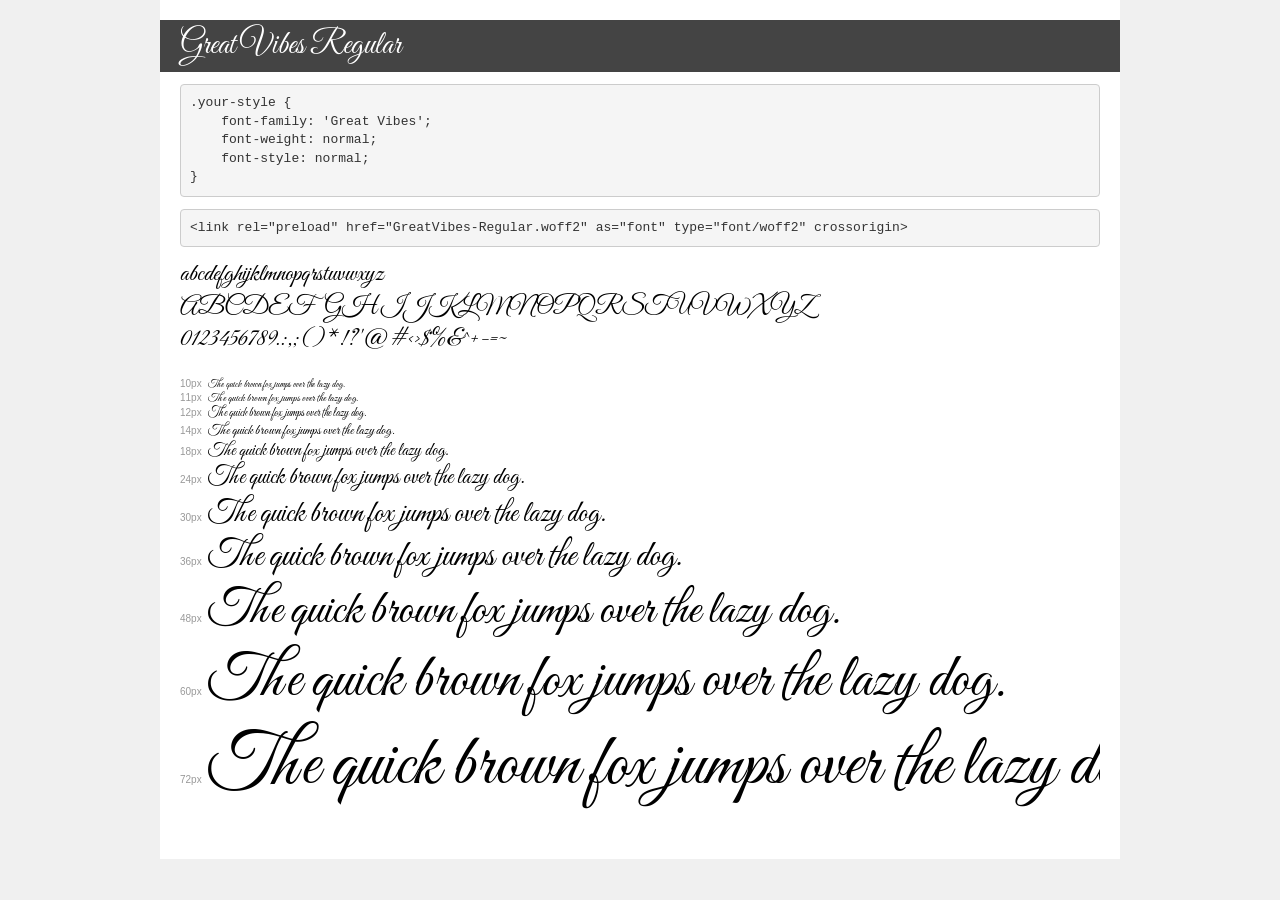
<file: fonts/Vibes/demo.html>
<!DOCTYPE html>
<html lang="en">
<head>
    <meta charset="utf-8">
    <meta http-equiv="X-UA-Compatible" content="IE=edge">
    <meta name="viewport" content="width=device-width, initial-scale=1">
    <meta name="robots" content="noindex, noarchive">
    <meta name="format-detection" content="telephone=no">
    <title>Transfonter demo</title>
    <link href="stylesheet.css" rel="stylesheet">
    <style>
        /*
        http://meyerweb.com/eric/tools/css/reset/
        v2.0 | 20110126
        License: none (public domain)
        */
        html, body, div, span, applet, object, iframe,
        h1, h2, h3, h4, h5, h6, p, blockquote, pre,
        a, abbr, acronym, address, big, cite, code,
        del, dfn, em, img, ins, kbd, q, s, samp,
        small, strike, strong, sub, sup, tt, var,
        b, u, i, center,
        dl, dt, dd, ol, ul, li,
        fieldset, form, label, legend,
        table, caption, tbody, tfoot, thead, tr, th, td,
        article, aside, canvas, details, embed,
        figure, figcaption, footer, header, hgroup,
        menu, nav, output, ruby, section, summary,
        time, mark, audio, video {
            margin: 0;
            padding: 0;
            border: 0;
            font-size: 100%;
            font: inherit;
            vertical-align: baseline;
        }
        /* HTML5 display-role reset for older browsers */
        article, aside, details, figcaption, figure,
        footer, header, hgroup, menu, nav, section {
            display: block;
        }
        body {
            line-height: 1;
        }
        ol, ul {
            list-style: none;
        }
        blockquote, q {
            quotes: none;
        }
        blockquote:before, blockquote:after,
        q:before, q:after {
            content: '';
            content: none;
        }
        table {
            border-collapse: collapse;
            border-spacing: 0;
        }
        /* demo styles */
        body {
            background: #f0f0f0;
            color: #000;
        }
        .page {
            background: #fff;
            width: 920px;
            margin: 0 auto;
            padding: 20px 20px 0 20px;
            overflow: hidden;
        }
        .font-container {
            overflow-x: auto;
            overflow-y: hidden;
            margin-bottom: 40px;
            line-height: 1.3;
            white-space: nowrap;
            padding-bottom: 5px;
        }
        h1 {
            position: relative;
            background: #444;
            font-size: 32px;
            color: #fff;
            padding: 10px 20px;
            margin: 0 -20px 12px -20px;
        }
        .letters {
            font-size: 25px;
            margin-bottom: 20px;
        }
        .s10:before {
            content: '10px';
        }
        .s11:before {
            content: '11px';
        }
        .s12:before {
            content: '12px';
        }
        .s14:before {
            content: '14px';
        }
        .s18:before {
            content: '18px';
        }
        .s24:before {
            content: '24px';
        }
        .s30:before {
            content: '30px';
        }
        .s36:before {
            content: '36px';
        }
        .s48:before {
            content: '48px';
        }
        .s60:before {
            content: '60px';
        }
        .s72:before {
            content: '72px';
        }
        .s10:before, .s11:before, .s12:before, .s14:before,
        .s18:before, .s24:before, .s30:before, .s36:before,
        .s48:before, .s60:before, .s72:before {
            font-family: Arial, sans-serif;
            font-size: 10px;
            font-weight: normal;
            font-style: normal;
            color: #999;
            padding-right: 6px;
        }
        pre {
            display: block;
            padding: 9px;
            margin: 0 0 12px;
            font-family: Monaco, Menlo, Consolas, "Courier New", monospace;
            font-size: 13px;
            line-height: 1.428571429;
            color: #333;
            font-weight: normal;
            font-style: normal;
            background-color: #f5f5f5;
            border: 1px solid #ccc;
            overflow-x: auto;
            border-radius: 4px;
        }
        /* responsive */
        @media (max-width: 959px) {
            .page {
                width: auto;
                margin: 0;
            }
        }
    </style>
</head>
<body>
<div class="page">
    <div class="demo">
        <h1 style="font-family: 'Great Vibes'; font-weight: normal; font-style: normal;">Great Vibes Regular</h1>
        <pre title="Usage">.your-style {
    font-family: 'Great Vibes';
    font-weight: normal;
    font-style: normal;
}</pre>
        <pre title="Preload (optional)">
&lt;link rel=&quot;preload&quot; href=&quot;GreatVibes-Regular.woff2&quot; as=&quot;font&quot; type=&quot;font/woff2&quot; crossorigin&gt;</pre>
        <div class="font-container" style="font-family: 'Great Vibes'; font-weight: normal; font-style: normal;">
            <p class="letters">
                abcdefghijklmnopqrstuvwxyz<br>
ABCDEFGHIJKLMNOPQRSTUVWXYZ<br>
                0123456789.:,;()*!?'@#&lt;&gt;$%&^+-=~
            </p>
            <p class="s10" style="font-size: 10px;">The quick brown fox jumps over the lazy dog.</p>
            <p class="s11" style="font-size: 11px;">The quick brown fox jumps over the lazy dog.</p>
            <p class="s12" style="font-size: 12px;">The quick brown fox jumps over the lazy dog.</p>
            <p class="s14" style="font-size: 14px;">The quick brown fox jumps over the lazy dog.</p>
            <p class="s18" style="font-size: 18px;">The quick brown fox jumps over the lazy dog.</p>
            <p class="s24" style="font-size: 24px;">The quick brown fox jumps over the lazy dog.</p>
            <p class="s30" style="font-size: 30px;">The quick brown fox jumps over the lazy dog.</p>
            <p class="s36" style="font-size: 36px;">The quick brown fox jumps over the lazy dog.</p>
            <p class="s48" style="font-size: 48px;">The quick brown fox jumps over the lazy dog.</p>
            <p class="s60" style="font-size: 60px;">The quick brown fox jumps over the lazy dog.</p>
            <p class="s72" style="font-size: 72px;">The quick brown fox jumps over the lazy dog.</p>
        </div>
    </div>

</div>
</body>
</html>
</file>
<file: main.css>
.page {
  display: flex;
  justify-content: center;
  align-items: center;
  font-family: "Inter", "Arial", "sans-serif";
  -moz-osx-font-smoothing: grayscale;
  -webkit-font-smoothing: antialiased;
  -webkit-text-size-adjust: 100%;
  -ms-text-size-adjust: 100%;
  -moz-text-size-adjust: 100%;
  text-rendering: optimizeLegibility;
  min-height: 100vh;
  outline: 100px black solid;
}

.page__content {
  margin: 0 auto;
  width: 1280px;
  min-width: 320px;
  background: #000000;
  min-height: 100vh;
}

.pulse-button {
  display: flex;
  flex-wrap: wrap;
  align-items: center;
  justify-content: center;
  width: 65px;
  height: 65px;
  border-radius: 50px;
  padding: 10px;
  border: none;
  background: #0d76cc;
  box-shadow: 0 5px 35px rgba(0, 0, 0, 0.2);
  position: fixed;
  bottom: 180px;
  right: 50px;
  cursor: pointer;
  outline: none;
  z-index: 1000;
  text-decoration: none;
}

/*.pulse-button__icon {
  display: block;
  width: 30px;
  height: 30px;
  transition: 0.3s;
}*/

.pulse-button__text {
  display: block;
  width: 100%;
  font-family: Inter;
  font-size: 12px;
  font-style: italic;
  font-weight: 700;
  text-align: center;
  text-underline-position: from-font;
  text-decoration-skip-ink: none;
  color: #fff;
  text-align: center;
  line-height: 1.2;
  /*opacity: 0;
visibility: hidden;*/
  position: absolute;
  transition: 0.3s;
  margin-top: 1px;
}

.pulse-button:hover .pulse-button__text {
  transition: 0.3s;
  opacity: 1;
  visibility: visible;
  position: relative;
}

.pulse-button__rings {
  border: 1px solid #0657b4;
  position: absolute;
  top: 0;
  left: 0;
  bottom: 0;
  right: 0;
  height: auto;
  width: auto;
  border-radius: 50%;
  animation-duration: 2s;
  animation-name: pulse_1;
  animation-iteration-count: infinite;
  z-index: -1;
}

.pulse-button__rings:nth-child(2) {
  animation-name: pulse_2;
}

.pulse-button__rings:nth-child(3) {
  animation-name: pulse_3;
}

@keyframes pulse_1 {
  from {
    opacity: 1;
    transform: scale(0.9, 0.9);
  }

  to {
    opacity: 0;
    transform: scale(1.3, 1.3);
  }
}

@keyframes pulse_2 {
  from {
    opacity: 1;
    transform: scale(0.8, 0.8);
  }

  to {
    opacity: 0;
    transform: scale(1.5, 1.5);
  }
}

@keyframes pulse_3 {
  from {
    opacity: 1;
    transform: scale(0.8, 0.8);
  }

  to {
    opacity: 0;
    transform: scale(1.7, 1.7);
  }
}

.pulse-button {
  display: none;
}

.header {
  max-width: 1280px;
  display: block;
  background: #ff0080;
  display: flex;
  justify-content: space-around;
  align-items: center;
  height: 88px;
}

.header-mobile {
  display: none;
}

.header-mobile__link {
  text-decoration: none;
}

.hamburger-menu__container {
  list-style: none;
  padding: 0;
}

.header__logo {
  height: 40px;
  width: 175px;
  display: flex;
  flex-direction: column;
  justify-content: center;
  padding-top: 17px;
}

.header__lamiKo {
  margin: 0;
  color: #000000;
  font-family: Inter;
  font-size: 20px;
  font-weight: 800;
  line-height: 24px;
  text-align: center;
}

.header__border {
  border: 1px solid #ffffff;
  width: 175px;
  align-self: center;
}

.header__text {
  margin: 0;
  white-space: nowrap;
  max-width: 175px;
  color: #fff;
  font-family: Inter;
  font-size: 10px;
  font-weight: 400;
  line-height: 16px;
  letter-spacing: 0.01em;
  text-align: center;
}

.header__lists {
  display: flex;
  justify-content: space-between;
  align-items: center;
  list-style: none;
  width: 533px;
  height: 16px;
  padding: 0;
  margin: 0;
}

.header__item {
  margin: 0;
  font-family: Inter;
  font-size: 16px;
  font-weight: 500;
  line-height: 16px;
  text-align: left;
}

.header__link {
  text-decoration: none;
  color: #000;
}

.header__button {
  display: flex;
  align-items: center;
  justify-content: center;
  width: 169px;
  height: 40px;
  text-align: center;
  border-radius: 25px;
  background: transparent;
  background: #000000;
  border: none;
  text-decoration: none;
  margin-right: 16px;
}

.header__textTelephone {
  font-family: Inter;
  font-size: 16px;
  font-weight: 500;
  line-height: 16px;
  letter-spacing: 0.01em;
  text-align: center;
  color: #ff0080;
  margin: 0;
  text-decoration: none;
}

.content {
  min-height: 100vh;
  flex: 1;
}

.banner {
  background-image: url(./images/banner-lashes.png);
  max-width: 1280px;
  min-height: 550px;
}

.banner__text {
  margin: 0;
  font-family: PT Sans Caption;
  font-size: 16px;
  font-weight: 400;
  line-height: 20px;
  letter-spacing: 0.01em;
  text-align: left;
  max-width: 296px;
  color: #fff;
  padding: 107px 0 0 90px;
}

.banner__title {
  margin: 0;
  font-family: Great Vibes;
  font-size: 96px;
  font-weight: 400;
  line-height: 100px;
  letter-spacing: 0.01em;
  text-align: left;
  max-width: 546px;
  color: #fff;
  padding: 30px 0 0 75px;
}

.creeping-line {
  display: flex;
  align-items: center;
  height: 85px;
  background: #fff;
  margin: auto;
  width: 100%;
  overflow: hidden;
}
.creeping-line__stock {
  display: flex;
  align-items: center;
  font-family: sans-serif;
  text-transform: uppercase;
  white-space: nowrap;
  font-family: PT Sans Caption;
  font-size: 36px;
  font-weight: 400;
  line-height: 50px;
  letter-spacing: 0.01em;
  text-align: left;
  color: red;
  margin: 0;
  height: 85px;
}
.creeping-line__stock {
  animation: run 9s linear infinite;
}
@keyframes run {
  from {
    transform: translateX(0%);
  }
  /* Magic is here. This is the width of the elem with text after rendering the page */
  to {
    /*transform: translateX(-1683.35px);*/
    transform: translateX(-1183.35px);
  }
}

.creeping-line__text {
  margin: 0;
  font-family: Inter;
  font-size: 36px;
  font-weight: 400;
  line-height: 50px;
  letter-spacing: 0.01em;
  text-align: left;
}

.banners {
  display: flex;
  flex-direction: column;
  justify-content: center;
  background: #000000;
  padding: 15px 20px 20px 20px;
}

.banners__nav {
  display: flex;
  flex-direction: column;
  justify-content: center;
  justify-content: space-between;
  align-self: center;
  min-height: 300px;
}

.banners__buton {
  width: 1122px;
  height: 60px;
  border-radius: 20px;
  background: transparent;
  display: flex;
  justify-content: center;
  align-self: center;
  align-items: center;
  transition: 0.9s ease-in-out;
  border: none;
  text-decoration: none;
}

.banners__buton:hover {
  transform: scale(1.09);
}

.banners__wrapper_flex {
  width: 250px;
  display: flex;
  flex-direction: column;
}

.banners__wrapper {
  width: 250px;
  display: flex;
  align-items: center;
}

.banners__buton_pink {
  background: #ff0080;
}
.banners__buton_wt {
  background: #2aa81a;
}

.banners__buton_tg {
  background: #039be5;
}

.banners__buton_vk {
  background: #4065d6;
}

.banners__icon {
  width: 33px;
  height: 33px;
}

.banners__title {
  margin: 0;
  font-family: Inter;
  font-size: 15px;
  font-weight: 600;
  line-height: 16px;
  letter-spacing: 0.01em;
  text-align: center;
  color: #ffffff;
}

.banners__title_subtitle {
  color: #ffffffbf;
}

.stock {
  background: #000000;
  display: flex;
  flex-direction: column;
  justify-content: center;
  padding-top: 30px;
}

.stock__content {
  width: 1120px;
  display: flex;
  flex-direction: column;
  justify-content: space-between;
  align-self: center;
}

.stock__title {
  margin: 0;
  font-family: Great Vibes;
  font-size: 96px;
  font-weight: 400;
  line-height: 50px;
  text-align: left;
  color: #ff0080;
  padding-bottom: 30px;
}

.stock__block {
  display: flex;
  justify-content: space-between;
  align-self: center;
  width: 1120px;
  height: 300px;
}

.stock__wrapper-foto {
  position: relative;
}

.stock__text {
  margin: 0;
  max-width: 295px;
  font-family: Inter;
  font-size: 20px;
  font-weight: 600;
  line-height: 25px;
  letter-spacing: 0.01em;
  text-align: right;
  color: #fff;
  position: absolute;
  z-index: 999;
}

.stock__image {
  width: 300px;
  height: 300px;
  background-size: cover;
  background: #222222;
  box-shadow: 0px 4px 30px rgba(0, 0, 0, 0.08);
  border-radius: 6px;
  transition: 0.9s ease-in-out;
  filter: brightness(69%);
}

.stock__image:hover {
  transform: scale(1.08);
}

.stock__image:hover {
  filter: brightness(50%);
}

.stock__paragraph {
  margin: 0;
  font-family: Inter;
  font-size: 20px;
  font-weight: 600;
  line-height: 25px;
  letter-spacing: 0.01em;
  padding-top: 10px;
  color: #fff;
}

.stock__span {
  color: red;
}

.my-advantages {
  max-width: 1280px;
  display: flex;
  justify-content: center;
  background: #000000;
  padding-top: 30px;
  background-image: url(./images/fon-advantage.png);
  background-size: cover;
  margin-top: 60px;
}

.my-advantages__block {
  height: 840px;
  max-width: 1140px;
  display: flex;
  flex-direction: column;
}

.my-advantages__title {
  margin: 0;
  font-family: Great Vibes;
  font-size: 96px;
  font-weight: 400;
  line-height: 50px;
  text-align: left;
  color: #fff;
  margin-bottom: 55px;
}

.my-advantages__overlay {
  display: flex;
  justify-content: space-between;
}

.my-advantages__card {
  display: flex;
  flex-direction: column;
  align-items: center;
  max-width: 275px;
  height: 100%;
  margin-right: 25px;
}

.my-advantages__card:last-child {
  margin-right: 0px;
}

.my-advantages__image {
  height: 100px;
  width: 100px;
}

.my-advantages__text {
  margin: 0;
  font-family: Inter;
  font-size: 20px;
  font-weight: 400;
  line-height: 20px;
  letter-spacing: 0.01em;
  text-align: left;
  color: #fff;
  margin-bottom: 20px;
  max-width: 295px;
}

.my-advantages__paragraph {
  margin: 0;
  font-family: Inter;
  font-size: 15px;
  font-weight: 400;
  line-height: 20px;
  letter-spacing: 0.01em;
  text-align: left;
  color: #fff;
  max-width: 243px;
}

.price {
  margin-top: -450px;
  /* outline: #2aa81a 3px solid;*/
  display: flex;
  flex-direction: column;
  align-items: center;
  position: relative;
}

.price__content {
  width: 1140px;
  /* outline: #1a2fa8 13px solid;*/
  display: flex;
  flex-direction: column;
  align-items: center;
}

.price__title {
  font-family: Great Vibes;
  font-size: 96px;
  font-weight: 400;
  line-height: 50px;
  text-align: left;
  color: #fff;
  margin: 0;
  position: absolute;
  left: 69px;
}

.price__card {
  border: #d9d9d9;
  border-radius: 20px;
  width: 600px;
  height: 476px;
  border: 1px solid #ffffff;
  margin-top: 100px;
  display: flex;
  flex-direction: column;
  align-items: center;
}

.price__subtitle {
  font-family: Great Vibes;
  font-size: 96px;
  font-style: italic;
  font-weight: 400;
  line-height: 50px;
  text-align: left;
  color: #fff;
  margin: 0;
  padding-top: 60px;
  text-align: center;
}

.price__items-list {
  list-style: none;
  display: flex;
  flex-direction: column;
  justify-content: space-between;
  padding: 0;
  margin: 0;
  margin: 60px 60px;
  width: 460px;
  height: 259px;
  /* outline: 3px solid green;*/
}

.price__item {
  font-family: Inter;
  font-size: 20px;
  font-weight: 500;
  line-height: 30px;
  letter-spacing: 0.01em;
  text-align: left;
  color: #fff;
  max-width: 460px;
  display: flex;
  justify-content: space-between;
  border-bottom: 1px solid #ff0080;
}

.photo-gallery {
  padding-top: 65px;
}

.photo-gallery__title {
  padding-left: 66px;
  margin: 0;
  font-family: Great Vibes;
  font-size: 96px;
  font-weight: 400;
  line-height: 50px;
  letter-spacing: 0.01em;
  text-align: left;
  color: #ff0080;
}

.photo-gallery__container {
  margin: 0;
  max-width: 1184px;
  padding: 92px 48px 0 48px;
  display: grid;
  grid-template-columns: repeat(3, 1fr);
  gap: 16px;
  position: relative;
}

.photo-gallery__container_mobile {
  display: none;
}

.photo-gallery__photo {
  background-size: cover;
  object-fit: cover;
  width: 100%;
  height: 366px;
}

.photo-gallery__photo_filter {
  filter: brightness(75%);
}

.photo-gallery__photo_center {
  position: absolute;
  width: 500px;
  height: 500px;
  margin: auto;
  top: 0px;
  left: 0px;
  bottom: 0px;
  right: 0px;
}

.wrapper-fon {
  background-image: url(./images/fon-reviews.png);
  background-size: cover;
  background-position: center;
}

.reviews {
  padding-top: 150px;
  padding-bottom: 50px;
  display: flex;
  flex-direction: column;
  align-items: center;
  position: relative;
  /* outline:  10px red solid;*/
}

.reviews__title {
  position: absolute;
  left: 0px;
  top: 60px;
  font-family: Great Vibes;
  font-size: 96px;
  font-weight: 400;
  line-height: 50px;
  letter-spacing: 0.01em;
  text-align: left;
  color: #ff0080;
  padding-left: 48px;
  margin: 0;
}
.reviews__container {
  /*outline: 4px red solid;*/
  min-height: 120px;
  min-width: 1120px;
}
.reviews__card {
  /* height: 120px;*/
  min-height: 120px;
  margin-bottom: 35px;
  background: #fff;
  border: 1px solid #ff0080;
}
.reviews__wpapper {
  display: flex;
  justify-content: flex-start;
  align-items: center;
  margin-left: 20px;
}

.reviews__avatar {
  width: 50px;
  height: 50px;
  border-radius: 50%;
}
.reviews__name {
  font-family: Roboto;
  font-size: 14px;
  font-weight: 400;
  line-height: 20px;
  padding-left: 20px;
  margin: 0;
  color: #ff0080;
}
.reviews__date {
  font-family: Roboto;
  font-size: 14px;
  font-weight: 400;
  line-height: 20px;
  padding-left: 20px;
  margin: 0;
  color: #959595;
}

.reviews__stars {
  padding-left: 20px;
}

.reviews__comment {
  max-width: 1100px;
  font-family: Inter;
  font-size: 15px;
  font-weight: 400;
  line-height: 18.15px;
  padding-left: 90px;

  margin: 0;
  color: #000000;
}

.reviews__wrapper-form {
  display: flex;
  justify-content: space-between;
  padding-top: 50px;
  width: 1120px;
}
.reviews__form {
  background: #ffffff;
  border: 1px solid #ff0080;
  width: 535px;
  height: 422px;
  display: flex;
  align-items: center;
  justify-content: center;
  flex-direction: column;
}

.reviews__containerForm {
  width: 496px;
  height: 370px;
  display: flex;
  flex-direction: column;
  justify-content: space-between;
}
.reviews__formTitle {
  font-family: Inter;
  font-size: 24px;
  font-weight: 900;
  line-height: 16px;
  text-align: left;

  margin: 0;
  color: #000;
}
.reviews__formText {
  max-width: 189px;
  font-family: Inter;
  font-size: 15px;
  font-weight: 400;
  line-height: 18.15px;
  text-align: left;
  margin: 0;
  color: #000;
}
.reviews__formInputName {
  font-family: Inter;
  font-size: 15px;
  font-weight: 400;
  line-height: 18.15px;
  text-align: left;
  margin: 0;
  color: #00000080;
  height: 40px;
  width: 486px;
  box-sizing: border-box;
  padding: 10px;
  border: 1px gray solid;
}

::placeholder {
  font-family: Inter;
  font-size: 15px;
  font-weight: 400;
  line-height: 18.15px;
  text-align: left;
  padding-left: 10px;
}
.reviews__formInputTelephone {
  font-family: Inter;
  font-size: 15px;
  font-weight: 400;
  line-height: 18.15px;
  text-align: left;
  margin: 0;
  color: #00000080;
  height: 40px;
  padding: 0;
  width: 486px;
  box-sizing: border-box;
  padding: 10px;
  border: 1px gray solid;
}
.reviews__formInputComment {
  font-family: Inter;
  font-size: 15px;
  font-weight: 400;
  line-height: 18.15px;
  text-align: left;
  margin: 0;
  color: #00000080;
  height: 80px;
  padding: 10px;
  width: 486px;
  box-sizing: border-box;
  border: 1px gray solid;
}
.reviews__formButtonRew {
  border: none;
  font-family: Inter;
  font-size: 14px;
  font-weight: 500;
  line-height: 12px;
  letter-spacing: -0.02em;
  text-align: center;
  margin: 0;
  color: #000;
  width: 497px;
  height: 44px;
  background: #ff0080;
}
.reviews__formImage {
  background-size: cover;
}

.registration {
  display: flex;
  justify-content: center;
  padding-top: 60px;
  padding-bottom: 30px;
}

.registration__wrap-form {
  display: flex;
  justify-content: space-between;
  padding-top: 50px;
  width: 1120px;
}
.registration__formRegister {
  background: #ffffff;
  border: 1px solid #ff0080;
  width: 400px;
  min-height: 365px;
  display: flex;
  align-items: center;
  /*justify-content: center;*/
  flex-direction: column;
}

.registration__formRegisterContainer {
  width: 347px;
  min-height: 300px;
  display: flex;
  flex-direction: column;
  justify-content: space-between;
}
.registration__formRegisterTitle {
  font-family: Inter;
  font-size: 20px;
  font-weight: 900;
  line-height: 16px;
  text-align: left;
  margin: 0;
  color: #000;
  padding: 20px 0 20px 15px;
}

.registration__label {
  display: flex;
  flex-direction: column;
  min-height: 60px;
  margin-bottom: 20px;
  position: relative;
}

.registration__label-text {
  font-family: Inter;
  font-size: 12px;
  font-weight: 400;
  line-height: 12px;
  text-align: left;
  text-underline-position: from-font;
  text-decoration-skip-ink: none;
  color: #00000080;
}

.success-message {
  background: #5ad84a;
  margin-top: 10px;
  color: white;
  display: none;
  text-align: center;
  padding: 7px 7px;
}

.registration__select-container {
  margin-top: 10px;
  width: 348px;
  height: 40px;
  border: 1px solid grey;
}

.registration__formRegisterInputName {
  font-family: Inter;
  font-size: 15px;
  font-weight: 400;
  line-height: 18.15px;
  text-align: left;
  margin: 0;
  color: #00000080;
  height: 40px;
  width: 348px;
  box-sizing: border-box;
  padding: 10px;
  border: 1px solid grey;
  margin-top: 8px;
  outline: none;
}

.registration__formRegisterInputName:focus {
  background: #d1c8c880;
}

::placeholder {
  font-family: Inter;
  font-size: 15px;
  font-weight: 400;
  line-height: 18.15px;
  text-align: left;
  padding-left: 10px;
}
.registration__formRegisterInputTelephone {
  font-family: Inter;
  font-size: 15px;
  font-weight: 400;
  line-height: 18.15px;
  text-align: left;
  margin: 0;
  color: #00000080;
  height: 40px;
  padding: 0;
  width: 348px;
  box-sizing: border-box;
  padding: 10px;
  border: 1px solid grey;
  margin-top: 8px;
  outline: none;
}

.registration__formRegisterInputTelephone:focus {
  background: #d1c8c880;
}

.registration__formRegisterInputComment {
  font-family: Inter;
  font-size: 15px;
  font-weight: 400;
  line-height: 18.15px;
  text-align: left;
  margin: 0;
  color: #00000080;
  height: 40px;
  padding: 10px;
  width: 348px;
  box-sizing: border-box;
  border: 1px solid grey;
  margin-top: 8px;
  outline: none;
}

.registration__formRegisterInputComment:focus {
  border-color: #928686;
  background: #d1c8c880;
}

.registration__input_type_errors {
  border: 1px solid #ff0000;
}

.errors {
  color: red;
  display: block;
  font-family: Inter;
  font-size: 12px;
  font-weight: 400;
  line-height: 15px;
  /* padding-left: 25px;*/
  padding-top: 5px;
  /* position: absolute;
    top: 56px;
    left: -20px;*/
}

.registration__formRegisterButton {
  border: none;
  font-family: Inter;
  font-size: 14px;
  font-weight: 500;
  line-height: 12px;
  letter-spacing: -0.02em;
  text-align: center;
  margin: 0;
  color: #000;
  width: 348px;
  height: 44px;
  background: #ff0080;
  margin-top: 38px;
  color: #fff;
  margin-bottom: 30px;
}

.registration__formRegisterButton_disabled {
  border: 1px solid #9c8d8d;
  background-color: #ffffff;
  color: #494646;
  background: #fae6e6;
}

.registration__formRegisterButton_valid {
  background: #ff0080;
  color: #fff;
}

.registration__select-container {
  display: flex;
  flex-direction: column;
  min-height: 30px;
  /* outline: 5px red solid;*/
}

.reset {
  display: flex;
  width: 348px;
  padding: 8px 16px;
  margin: 0 auto;
  margin-bottom: 10px;
  border: solid 1px #c7ccd1;
  border-radius: 5px;
  transition: all 0.2s ease-out;
  cursor: pointer;
  font-weight: bold;
  background-color: #ffffff;
  color: #333333;
}

.reset:hover {
  background-color: #d8093a;
  color: #ffffff;
}

.__select {
  position: relative;
  display: flex;
  width: 348px;
  height: 40px;
  z-index: 1;
}

.__select[data-state="active"] .__select__title::before {
  transform: translate(-3px, -50%) rotate(-45deg);
}

.__select[data-state="active"] .__select__title::after {
  transform: translate(3px, -50%) rotate(45deg);
}

.__select[data-state="active"] .__select__content {
  border-width: 1px;
}

.__select[data-state="active"] .__select__label {
  max-height: 40px;
  width: 310px;
  /*outline: red solid 3px;*/
  border-width: 1px;
}

.__select[data-state="active"] .__select__label::before {
  opacity: 1;
}

.__select__title {
  font-family: Inter;
  font-size: 15px;
  font-weight: 400;
  line-height: 18.15px;
  text-align: left;
  text-underline-position: from-font;
  text-decoration-skip-ink: none;
  color: #00000080;
  display: flex;
  align-items: center;
  width: 100%;
  min-height: 40px;
  padding: 0px 0px 0px 20px;
  border-radius: 2px;
  border: 1px solid grey;
  cursor: pointer;
  z-index: 2;
}

.__select__title::before,
.__select__title::after {
  content: "";
  position: absolute;
  top: 50%;
  right: 16px;
  display: block;
  width: 10px;
  height: 2px;
  transition: all 0.3s ease-out;
  background-color: #333333;
  transform: translate(-3px, -50%) rotate(45deg);
}

.__select__title::after {
  transform: translate(3px, -50%) rotate(-45deg);
}

.__select__title:hover {
  border-color: #d8093a;
}

.__select__title:hover::before,
.__select__title:hover::after {
  background-color: #d8093a;
}

.__select__content {
  position: absolute;
  top: 40px;
  left: 3px;
  display: flex;
  flex-direction: column;
  width: calc(100% - 6px);
  background-color: #ffffff;
  border: 1px solid rgba(#c7ccd1, 0);
  border-top-width: 0;
  border-bottom-width: 0;
  border-bottom-left-radius: 5px;
  border-bottom-right-radius: 5px;
  transition: all 0.3s ease-out;
  z-index: 1;
}

.__select__input {
  display: none;
  pointer-events: none;
}

.__select__input:checked + label {
  background-color: #dedede;
}

.__select__input:checked + label::after {
  content: attr(data-value);
}

.__select__input:disabled + label {
  opacity: 0.6;
  pointer-events: none;
}

.__select__label {
  display: flex;
  align-items: center;
  width: 100%;
  height: 40px;
  max-height: 0;
  padding: 0 16px;
  transition: all 0.2s ease-out;
  cursor: pointer;
}

.__select__label + .__select__input + .__select__label {
  border-top: 0 solid #c7ccd160;
}

.__select__label:hover {
  background-color: #d8093a !important;
  color: #ffffff;
}

.__select__label::before {
  content: attr(data-value);
  transition: all 0.2s ease-out;
  opacity: 0;
}

.__select__label::after {
  position: absolute;
  top: -40px;
  left: 0;
  display: flex;
  align-items: center;
  width: 200px;
  height: 40px;
  padding: 8px 16px;
  color: #333333;
  z-index: -1;
}

.procedures__message-procedures {
  display: none;
  color: red;
  font-family: Inter;
  font-size: 13px;
  font-weight: 400;
  line-height: 15px;
  /* padding-left: 25px; */
  padding-top: 10px;
  text-align: center;
}

.procedures__message-error {
  display: none;
  color: red;
  font-family: Inter;
  font-size: 13px;
  font-weight: 400;
  line-height: 15px;
  /* padding-left: 25px; */
  padding-top: 10px;
  text-align: center;
}

.reviews__formRegister_image {
  background-size: cover;
}

.registration__maps {
  position: relative;
  overflow: hidden;
}

.registration__link {
  color: #eee;
  font-size: 12px;
  position: absolute;
  top: 0px;
}

.registration__link-two {
  color: #eee;
  font-size: 12px;
  position: absolute;
  top: 14px;
}

.registration__iframe {
  position: relative;
  width: 560px;
  height: 400px;
}

.footer {
  background: #ff0080;
  width: 100%;
  min-height: 327px;
  display: flex;
  flex-direction: column;
  justify-content: space-around;
  flex-shrink: 0;
}

.footer__link {
  text-decoration: none;
  color: #000;
}

.footer__social {
  text-decoration: none;
}
.footer__wrapper {
  /*outline: blue 3px solid;*/
  width: 241px;
  height: 178px;
  display: flex;
  padding: 70px 0 0 70px;
}
.footer__lamiKo {
  /* outline: rgb(221, 13, 47) 3px solid;*/
  margin-right: 60px;
}

.footer__container {
  width: 170px;
}

.footer__icon {
  width: 32px;
  height: 32px;
  border-radius: 50%;
  border: none;
}

.footer__icon_margin {
  margin-right: 15px;
}
.footer__title {
  margin: 0;
  padding-bottom: 30px;
  color: #000;
  font-family: Inter;
  font-size: 30px;
  font-weight: 800;
  line-height: 30px;
  text-align: left;
}
.footer__text {
  margin: 0;
  font-family: Inter;
  font-size: 14px;
  font-weight: 400;
  line-height: 14px;
  text-align: left;
  width: 246px;
  padding-bottom: 45px;
  /*outline: rgb(18, 172, 31) 3px solid;*/
}

.footer__lists {
  list-style: none;
  margin: 0;
  padding: 0;
}

.footer__listsTitle {
  font-family: Inter;
  font-size: 20px;
  font-weight: 600;
  line-height: 20px;
  text-align: left;
  color: #000;
  margin: 0;
  padding-bottom: 30px;
}

.footer__listsItem {
  font-family: Inter;
  font-size: 14px;
  font-weight: 400;
  line-height: 14px;
  text-align: left;
  color: #000;
  padding-bottom: 10px;
  margin: 0;
}

.footer__author {
  font-family: Inter;
  font-size: 14px;
  font-weight: 400;
  line-height: 14px;
  text-align: left;
  color: #000;
  padding-left: 70px;
  margin: 0;
}

@media screen and (max-width: 1160px) {
  .photo-gallery {
    display: flex;
    flex-direction: column;
    align-items: center;
  }

  .photo-gallery__container {
    max-width: 1000px;
    /*padding: auto;*/
    grid-template-columns: repeat(2, 1fr);
    gap: 16px;
  }

  .photo-gallery__photo_none {
    display: none;
  }

  .photo-gallery__photo_center {
    position: absolute;
    width: 550px;
    height: 550px;
    margin: auto;
    top: 100px;
    border-radius: 10px;
  }

  .my-advantages {
    margin-top: 20px;
    background-position: center;
  }

  .my-advantages__block {
    height: 840px;
    max-width: 1160px;
    align-items: center;
  }

  .my-advantages__title {
    margin-bottom: 70px;
    font-size: 84px;
  }

  .my-advantages__overlay {
    display: grid;
    grid-template-columns: repeat(2, 1fr);
    gap: 28px;
    width: 90%;
  }

  .my-advantages__card {
    max-width: 100%;
    height: 100%;
  }

  .my-advantages__image {
    height: 100px;
    width: 100px;
  }

  .my-advantages__text {
    max-width: 360px;
  }

  .my-advantages__paragraph {
    max-width: 360px;
  }

  .price {
    margin-top: -160px;
  }

  .price__content {
    max-width: 90%;

    display: flex;
    flex-direction: column;
    align-items: center;
  }

  .price__title {
    font-family: Great Vibes;
    font-size: 96px;
    font-weight: 400;
    line-height: 50px;
    text-align: left;
    color: #fff;
    margin: 0;
    position: absolute;
    left: 50px;
  }

  .price__card {
    border: #d9d9d9;
    border-radius: 20px;
    width: 600px;
    height: 476px;
    border: 1px solid #ffffff;
    margin-top: 100px;
    display: flex;
    flex-direction: column;
    align-items: center;
  }

  .price__subtitle {
    font-family: Great Vibes;
    font-size: 96px;
    font-style: italic;
    font-weight: 400;
    line-height: 50px;
    text-align: left;
    color: #fff;
    margin: 0;
    padding-top: 60px;
    text-align: center;
  }

  .price__items-list {
    list-style: none;
    display: flex;
    flex-direction: column;
    justify-content: space-between;
    padding: 0;
    margin: 0;
    margin: 60px 60px;
    width: 460px;
    height: 259px;
    /* outline: 3px solid green;*/
  }

  .price__item {
    font-family: Inter;
    font-size: 20px;
    font-weight: 500;
    line-height: 30px;
    letter-spacing: 0.01em;
    text-align: left;
    color: #fff;
    max-width: 460px;
    display: flex;
    justify-content: space-between;
    border-bottom: 1px solid #ff0080;
  }

  .banners__buton {
    max-width: 1000px;
  }

  /*.stock {
  background: #000000;
  display: flex;
  flex-direction: column;
  justify-content: center;
  padding-top: 50px;
}*/

  .stock__content {
    max-width: 1000px;
  }

  .stock__block {
    display: flex;
    justify-content: space-between;
    align-self: center;
    width: 100%;
  }

  .registration__wrap-form {
    padding-top: 50px;
    max-width: 1000px;
  }
}

@media screen and (max-width: 1140px) {
  .header {
    max-width: 1140px;
  }

  .header__lists {
    max-width: 431px;
  }
}

@media screen and (max-width: 1040px) {
  .header__button {
    width: 140px;
    height: 40px;
  }

  .header__textTelephone {
    font-size: 14px;
  }

  .my-advantages {
    margin-top: 20px;
    background-position: center;
    max-width: 1040px;
  }

  .my-advantages__overlay {
    width: 85%;
  }

  .price__content {
    width: 600px;
  }

  .price__title {
    left: 60px;
    font-size: 54px;
  }

  .price__subtitle {
    left: 45px;
    font-size: 54px;
  }

  .photo-gallery {
    padding-top: 75px;
  }

  .photo-gallery__title {
    padding-left: 48px;
    font-size: 56px;
  }

  .photo-gallery__container {
    max-width: 100%;
    padding: 62px 18px 0 18px;
    grid-template-columns: repeat(2, 1fr);
    gap: 16px;
  }

  .banners {
    max-width: 100%;
  }

  .banners__buton {
    max-width: 900px;
  }

  .footer {
    background: #ff0080;
    max-width: 1040px;
    min-height: 193px;
    display: flex;
    flex-direction: column;
    justify-content: space-around;
    flex-shrink: 0;
  }
  .footer__wrapper {
    /*outline: blue 3px solid;*/
    width: 300px;
    height: 178px;
    display: flex;
    padding: 10px 0 0 10px;
  }

  .page__content {
    max-width: 1040px;
  }
}

@media screen and (max-width: 1000px) {
  /* .stock {
    background: #000000;
    display: flex;
    flex-direction: column;
    justify-content: center;
    padding-top: 50px;
  }*/

  .banners__buton {
    max-width: 95%;
  }

  .banners__nav {
    max-width: 95%;
  }

  .stock__content {
    max-width: 80%;
    display: flex;
    flex-direction: column;
    justify-content: space-between;
    align-self: center;
  }

  .stock__title {
    margin: 0;
    font-family: Great Vibes;
    font-size: 76px;
    font-weight: 400;
    line-height: 50px;
    text-align: left;
    color: #ff0080;
    padding-bottom: 30px;
  }

  .stock__block {
    max-width: 100%;
    height: 250px;
  }

  /*.stock__wrapper-foto {
    position: relative;
  }*/

  /*.stock__text {
    margin: 0;
    max-width: 295px;
    font-family: Inter;
    font-size: 20px;
    font-weight: 600;
    line-height: 25px;
    letter-spacing: 0.01em;
    text-align: right;
    color: #fff;
    position: absolute;
    z-index: 999;
  }*/

  .stock__image {
    width: 250px;
    height: 250px;
  }

  .price__title {
    left: 120px;
    font-size: 54px;
  }

  .photo-gallery {
    padding: 45px 0 25px;
    display: flex;
    flex-direction: column;
    align-items: center;
  }

  .photo-gallery__title {
    font-size: 70px;
    font-weight: 400;
    line-height: 45px;
    padding-left: 10px;
    padding-bottom: 40px;
    padding-left: 120px;
    align-self: flex-start;
    /*outline: 3px solid red;*/
  }

  .photo-gallery__container {
    display: none;
  }

  .photo-gallery__container_mobile {
    max-width: 850px;
    display: flex;
    flex-direction: column;
    align-items: center;
    justify-content: center;
  }

  .photo-gallery__wrapper {
    display: block;
  }

  .photo-gallery__photo {
    width: 850px;
    height: 700px;
    border-radius: 5px;
  }

  .photo-gallery__button-wrapper {
    display: flex;
    justify-content: space-between;
    width: 140px;
    margin-top: 25px;
  }

  .photo-gallery__button-block {
    display: block;
    width: 50px;
    height: 50px;
  }

  .photo-gallery__button-right {
    border: none;
    outline: none;
    background: transparent;
    width: 50px;
    height: 50px;
    background-image: url(./images/button-right-tablet.png);
    background-repeat: no-repeat;
  }

  .photo-gallery__button-left {
    border: none;
    outline: none;
    background: transparent;
    width: 50px;
    height: 50px;
    background-image: url(./images/button-left-tablet.png);
  }

  .registration__wrap-form {
    padding-top: 0px;
    max-width: 900px;
  }

  .registration__iframe {
    width: 470px;
  }
}

@media screen and (max-width: 950px) {
  .page__content {
    max-width: 950px;
  }

  .banner {
    background-image: url(./images/banner-lashes-tablet.png);
    min-height: 412px;
    background-size: cover;
  }

  .header {
    max-width: 950px;
  }

  .header__item {
    font-size: 14px;
  }

  .header__lists {
    max-width: 420px;
  }

  .banner__text {
    max-width: 262px;
    padding: 40px 0 0 40px;
    font-family: Inter;
    font-size: 14px;
  }

  .banner__title {
    max-width: 297px;
    padding-left: 40px;
    padding-top: 10px;
    font-family: Great Vibes;
    font-size: 64px;
    font-weight: 400;
    line-height: 105px;
    letter-spacing: 0.01em;
    text-align: left;
  }

  .photo-gallery__photo {
    width: 600px;
    height: 500px;
    border-radius: 5px;
  }

  .footer__wrapper {
    width: 400px;
    height: 200px;
    display: flex;
    padding: 50px 0 20px 50px;
  }

  .footer__text {
    max-width: 180px;
  }

  .footer__author {
    padding-left: 40px;
  }
}

@media screen and (max-width: 948px) {
  .stock__image {
    width: 240px;
    height: 240px;
  }
}

@media screen and (max-width: 904px) {
  .stock__image {
    width: 220px;
    height: 220px;
  }
}

@media screen and (max-width: 874px) {
  .page__content {
    max-width: 874px;
  }

  .header {
    max-width: 874px;
  }

  .banner__text {
    max-width: 262px;
    padding: 40px 0 0 10px;
    font-family: Inter;
    font-size: 14px;
  }

  .banner__title {
    max-width: 297px;
    padding-left: 10px;
    padding-top: 10px;
    font-family: Great Vibes;
    font-size: 64px;
    font-weight: 400;
    line-height: 105px;
    letter-spacing: 0.01em;
    text-align: left;
  }

  .banners__nav {
    min-height: 340px;
  }

  .banners__buton {
    width: 794px;
  }

  .banners__wrapper_flex {
    width: 255px;
  }

  .stock {
    padding-top: 30px;
  }

  .stock__content {
    max-width: 100%;
  }

  .stock__title {
    padding: 0px 0 20px 15px;
    font-size: 64px;
    line-height: 45px;
    text-align: left;
  }

  .stock__block {
    width: 792px;
    height: 254px;
  }

  .stock__text {
    max-width: 151px;
    font-size: 15px;
    line-height: 30px;
    top: 10px;
    right: 10px;
  }

  .stock__image {
    width: 100%;
    height: 100%;
  }

  .stock__paragraph {
    padding-left: 10px;
    font-size: 14px;
    line-height: 18px;
  }

  .my-advantages {
    margin-top: 20px;
    background-position: center;
  }

  .my-advantages__block {
    height: 840px;
    max-width: 874px;
  }

  .my-advantages__title {
    margin-bottom: 70px;
    font-size: 64px;
  }

  .my-advantages__overlay {
    display: grid;
    grid-template-columns: repeat(2, 1fr);
    gap: 14px;
    width: 800px;
  }

  .my-advantages__card {
    max-width: 380px;
    height: 100%;
  }

  .my-advantages__image {
    height: 100px;
    width: 100px;
  }

  .my-advantages__text {
    max-width: 260px;
  }

  .my-advantages__paragraph {
    max-width: 260px;
  }

  .price {
    margin-top: -110px;
  }

  .price__content {
    width: 800px;
  }

  .price__title {
    left: 20px;
    font-size: 64px;
  }

  .price__subtitle {
    padding-top: 30px;
    font-size: 96px;
  }

  /* .photo-gallery {
    padding-top: 65px;
  }
  
  .photo-gallery__title {
    padding-left: 48px;
    margin: 0;
    font-family: Great Vibes;
    font-size: 96px;
    font-weight: 400;
    line-height: 50px;
    letter-spacing: 0.01em;
    text-align: left;
    color: #ff0080;
  }
  
  .photo-gallery__container {
    margin: 0;
    max-width: 1184px;
    padding: 92px 48px 0 48px;
    display: grid;
    grid-template-columns: repeat(3, 1fr);
    gap: 16px;
    position: relative;
  }
  
  .photo-gallery__container_mobile {
    display: none;
  }
  
  .photo-gallery__photo {
    width: 100%;
    height: 366px;
  }
  
  .photo-gallery__photo_center {
    position: absolute;
    width: 500px;
    height: 500px;
    margin: auto;
    top: 0px;
    left: 0px;
    bottom: 0px;
    right: 0px;
  }*/

  .reviews__wrapper-form {
    /*  display: flex;
    justify-content: space-between;*/
    align-items: center;
    padding-top: 0px;
    width: 790px;
  }
  .reviews__form {
    width: 300px;
    height: 264px;
  }

  .reviews__containerForm {
    width: 300px;
    height: 220px;
    align-items: center;
    /* outline: 5px blue solid;*/
  }
  .reviews__formTitle {
    font-size: 12px;
    align-self: flex-start;
    padding-left: 10px;
    /*margin: 10px 0 10px;*/
  }
  .reviews__formText {
    font-size: 8px;
    line-height: 9.68px;
    align-self: flex-start;
    padding-left: 10px;
    /*margin-bottom: 10px;*/
  }
  .reviews__formInputName {
    height: 35px;
    width: 280px;
    /*margin-bottom: 20px;*/
  }

  ::placeholder {
    padding-left: 10px;
    font-size: 12px;
    line-height: 14.52px;
  }
  .reviews__formInputTelephone {
    width: 280px;
    height: 35px;
    /* margin-bottom: 20px;*/
  }
  .reviews__formInputComment {
    width: 280px;
    height: 35px;
    /*margin-bottom: 20px;*/
  }
  .reviews__formButtonRew {
    width: 260px;
    /*margin: 20px 0 20px;*/
  }
  .reviews__formImage {
    width: 274px;
    height: 270px;
  }

  .registration {
    display: flex;
    justify-content: center;
    padding-top: 60px;
    padding-bottom: 30px;
  }

  .registration__wrap-form {
    padding-top: 0px;
    width: 790px;
  }
  .registration__formRegister {
    width: 300px;
    min-height: 340px;
  }

  .errors {
    max-width: 280px;
    text-align: left;
  }

  .registration__formRegisterContainer {
    /*outline: 5px rgb(173, 20, 140) solid;*/
    width: 300px;
    align-items: center;
    /*height: 300px;*/
  }
  .registration__formRegisterTitle {
    font-size: 12px;
  }

  .registration__select-container {
    width: 280px;
    height: 40px;
  }

  .__select__title {
    width: 280px;
    padding: 0px;
  }

  .__select[data-state="active"] .__select__label {
    max-height: 40px;
    width: 240px;
    border-width: 1px;
  }

  .__select {
    width: 280px;
  }

  .registration__formRegisterInputName {
    width: 280px;
  }

  ::placeholder {
    padding-left: 10px;
    font-size: 12px;
    line-height: 16px;
  }
  .registration__formRegisterInputTelephone {
    width: 280px;
  }
  .registration__formRegisterInputComment {
    width: 280px;
  }
  .registration__formRegisterButton {
    width: 220px;
  }

  .__select__title {
    padding-left: 20px;
  }

  .registration__maps {
    position: relative;
    overflow: hidden;
  }

  .registration__link {
    color: #eee;
    font-size: 12px;
    position: absolute;
    top: 0px;
  }

  .registration__link-two {
    color: #eee;
    font-size: 12px;
    position: absolute;
    top: 14px;
  }

  .registration__iframe {
    position: relative;
    width: 440px;
    height: 340px;
  }

  .footer__wrapper {
    width: 400px;
    height: 200px;
    display: flex;
    padding: 50px 0 0 50px;
  }

  .footer__text {
    max-width: 180px;
  }
  /*.footer__lamiKo {
 
  margin-right: 60px;
}

.footer__icon {
  width: 32px;
  height: 32px;
  border-radius: 50%;
  border: none;
}

.footer__icon_margin {
  margin-right: 15px;
}
.footer__title {
  margin: 0;
  padding-bottom: 30px;
  font-family: Playfair Display;
  font-size: 30px;
  font-weight: 400;
  line-height: 30px;
  text-align: left;
  color: #000;
}
.footer__text {
  margin: 0;
  font-family: Work Sans;
  font-size: 14px;
  font-weight: 400;
  line-height: 14px;
  text-align: left;
  color: #000;
  max-width: 246px;
  padding-bottom: 60px;
}

.footer__main {
  
}
.footer__lists {
  list-style: none;
  margin: 0;
  padding: 0;
}

.footer__listsTitle {
  font-family: Work Sans;
  font-size: 20px;
  font-weight: 600;
  line-height: 20px;
  text-align: left;
  color: #000;
  margin: 0;
  padding-bottom: 30px;
}

.footer__listsItem {
  font-family: Work Sans;
  font-size: 14px;
  font-weight: 400;
  line-height: 14px;
  text-align: left;
  color: #000;
  padding-bottom: 10px;
  margin: 0;
}

.footer__author {
  font-family: Work Sans;
  font-size: 14px;
  font-weight: 400;
  line-height: 14px;
  text-align: left;
  color: #000;
  padding-left: 70px;
  margin: 0;
}*/
}

@media screen and (max-width: 854px) {
  .banner__text {
    padding: 40px 0 0 60px;
  }

  .banner__title {
    padding-left: 60px;
  }
}

@media screen and (max-width: 834px) {
  .pulse-button {
    display: flex;
  }
  .banner__text {
    padding: 40px 0 0 10px;
  }

  .banner__title {
    padding-left: 10px;
  }

  .banners__nav {
    max-width: 100%;
    min-height: 300px;
  }

  .banners__buton {
    max-width: 794px;
  }

  .stock__title {
    padding-bottom: 0;
  }

  .my-advantages {
    margin-top: 10px;
  }

  .my-advantages__overlay {
    margin-top: -38px;
  }

  .my-advantages__block {
    height: 740px;
    max-width: 874px;
  }

  .my-advantages__title {
    align-self: flex-start;
  }

  .price__card {
    margin-top: 118px;
  }

  .price__subtitle {
    padding-top: 47px;
  }

  .photo-gallery {
    padding-top: 65px;
  }

  .photo-gallery__title {
    padding-left: 20px;
  }

  .footer {
    min-height: 327px;
  }

  .footer__wrapper {
    padding: 10px 0 0 60px;
  }

  .footer__title {
    padding-bottom: 20px;
  }

  .footer__text {
    padding-bottom: 50px;
  }

  .footer__author {
    padding-left: 20px;
    max-width: 172px;
    margin-bottom: -25px;
  }

  .footer__main {
    margin-left: 28px;
  }

  .footer__listsTitle {
    padding-bottom: 26px;
  }

  .footer__listsItem {
    padding-bottom: 21px;
  }

  .footer__listsItem:last-child {
    padding-bottom: 0;
  }
}

@media screen and (max-width: 810px) {
  .header {
    display: none;
  }

  .header-mobile {
    display: flex;
    justify-content: space-between;
    /* align-items: center;
    align-self: center;*/
    max-width: 810px;
    height: 60px;
    background: #ff0080;
  }

  .header__logo {
    padding-top: 0;
  }

  .hamburger-menu__containerBoottom {
    /*  outline: 5px rgb(8, 155, 57) solid;*/
    padding: 0 0 15px 30px;
  }

  .header__logo {
    /*outline: 2px green solid;*/
    height: 40px;
    width: 169px;
    display: flex;
    flex-direction: column;
    justify-content: center;
    margin: 10px 0;
  }

  .header__lamiKo {
    color: #000;
    font-size: 14px;
  }

  .header__border {
    width: 140px;
  }

  .header__text {
    max-width: 169px;
    font-family: Inter;
    font-size: 8px;
  }

  .hamburger-menu {
    display: block;
    position: absolute;
    top: 15px;
    right: 20px;
    width: 10px;
    height: 10px;
    padding-top: 15px;
    padding-right: 15px;
    background: #ff0080;
    /* outline: 5px red solid;*/
  }

  .hamburger-menu__social {
    text-decoration: none;
  }

  .hamburger-menu__paragraph {
    font-family: Inter;
    font-size: 8px;
    font-weight: 400;
    line-height: 14px;
    text-align: left;
    margin: 0;
    color: #000;
    max-width: 290px;
  }

  .hamburger-menu__title {
    margin: 0;
    color: #000;
    font-family: Inter;
    font-size: 8px;
    font-weight: 400;
    line-height: 14px;
    text-align: left;
  }

  .hamburger-menu__toggle {
    display: none;
    opacity: 0;
  }
  #hamburger-menu__toggle:checked ~ .hamburger-menu__button > span {
    transform: rotate(45deg);
  }

  #hamburger-menu__toggle:checked ~ .hamburger-menu__button > span::before {
    top: 0;
    transform: rotate(0);
  }

  #hamburger-menu__toggle:checked ~ .hamburger-menu__button > span::after {
    top: 0;
    transform: rotate(90deg);
  }

  #hamburger-menu__toggle:checked ~ .hamburger-menu__box {
    visibility: visible;
    left: 0;
    transition: 0.7s ease-in-out;
  }

  .hamburger-menu__wrapper {
    position: fixed;
    top: 13px;
    left: 92.6%;
    z-index: 3;
    background: #ff0080;
    /*outline: 5px red solid;*/
    width: 40px;
    height: 40px;
    border-radius: 2px;
  }

  .hamburger-menu__button {
    display: flex;
    align-items: center;
    position: fixed;
    top: 11px;
    left: 93%;
    width: 40px;
    height: 40px;
    cursor: pointer;
    z-index: 999999;
  }

  .hamburger-menu__button > span,
  .hamburger-menu__button > span::before,
  .hamburger-menu__button > span::after {
    display: block;
    position: absolute;
    width: 100%;
    height: 1px;
    background: #ffffff;
    transition-duration: 0.25s;
    z-index: 999999;
  }

  .hamburger-menu__button > span {
    width: 20px;
  }

  .hamburger-menu__button > span::before {
    content: "";
    top: -8px;
    width: 30px;
  }

  .hamburger-menu__button > span::after {
    content: "";
    top: 8px;
    width: 30px;
  }

  .hamburger-menu__box {
    display: flex;
    flex-direction: column;
    justify-content: space-between;
    position: fixed;
    visibility: hidden;
    top: 0;
    left: -100%;
    width: 100%;
    min-height: 68%;
    z-index: 9999;
    margin: 0;
    background: #ff0080;
    transition-duration: 0.25s;
    opacity: 0.97;
    /*  outline: 22px green solid;*/
  }

  .hamburger-menu__box_padding {
    padding: 60px 0 0px 0;
  }

  .hamburger-menu__box_padding_min {
    padding: 25px 0 0px 0;
  }

  .hamburger-menu__logoAbsolut {
    position: absolute;
    top: 5px;
    left: 40px;
  }

  .hamburger-menu__item {
    display: block;
    padding: 8px 0 8px 30px;
    font-family: Inter;
    font-size: 13px;
    font-weight: 600;
    line-height: 20px;
    text-align: left;
    color: #ffffff;
    text-decoration: none;
    transition-duration: 0.25s;
    border-bottom: 0.5px solid #ffffff;
  }

  .hamburger-menu__item_padding {
    padding-bottom: 20px;
    font-family: Inter;
    font-size: 14px;
    font-weight: 600;
    line-height: 20px;
    text-align: left;
  }

  .hamburger-menu__item:hover {
    background: #ff0000;
  }

  .hamburger-menu__icon_margin {
    margin-right: 5px;
  }

  .hamburger-menu__icon {
    width: 32px;
    height: 32px;
  }

  .media-wrapper {
    display: flex;
    align-items: center;
    justify-content: space-between;
  }

  .page__content {
    max-width: 810px;
  }

  .creeping-line__text {
    font-size: 28px;
  }

  .banners {
    max-width: 90%;
    margin: 0 auto;
  }

  .banners__buton {
    max-width: 100%;
  }

  /*.stock {
  background: #000000;
  display: flex;
  flex-direction: column;
  justify-content: center;
  padding-top: 50px;
}*/

  .stock__content {
    width: 520px;
  }

  .stock__title {
    font-size: 70px;
    font-weight: 400;
    line-height: 45px;
    letter-spacing: 0.01em;
    padding-bottom: 40px;
  }

  .stock__block {
    display: flex;
    justify-content: space-between;
    flex-direction: column;
    align-items: center;
    align-self: center;
    width: 100%;
    height: 1260px;
  }

  .stock__text {
    max-width: 295px;
    font-size: 24px;
    font-weight: 600;
    line-height: 30px;
  }

  .stock__paragraph {
    font-size: 18px;
    font-weight: 600;
    line-height: 18px;
    letter-spacing: 0.01em;
    padding-top: 30px;
    padding-left: 10px;
    color: #fff;
  }

  .stock__image {
    width: 400px;
    height: 400px;
  }

  .my-advantages {
    padding-top: 40px;
    /*background-image: url(./images/fon-advantage-mobile.png);*/
    height: 100%;
    background-position: center;
    margin-top: 80px;
  }

  .my-advantages__block {
    width: 520px;
    display: flex;
    /*flex-direction: column;*/
  }

  .my-advantages__title {
    font-size: 70px;
    font-weight: 400;
    line-height: 45px;
    text-align: center;
    margin-bottom: 40px;
  }

  .my-advantages__overlay {
    display: flex;
    flex-direction: column;
    align-items: center;
    width: 520px;
    /*outline: 7px red solid;*/
  }

  .my-advantages__card {
    display: flex;
    flex-direction: column;
    justify-content: space-between;
    width: 520px;
    height: 100%;
  }

  .my-advantages__image {
    height: 100px;
    width: 100px;
  }

  .my-advantages__text {
    font-family: Inter;
    font-size: 19px;
    font-weight: 400;
    line-height: 20px;
    letter-spacing: 0.01em;
  }

  .my-advantages__paragraph {
    font-family: Inter;
    font-size: 16px;
    font-weight: 400;
    line-height: 18px;
    max-width: 260px;
    letter-spacing: 0.01em;
  }

  .price {
    margin-top: 210px;
    /* outline: #2aa81a 13px solid;*/
    display: flex;
    flex-direction: column;
    align-items: center;
    position: relative;
  }

  .price__content {
    margin-top: 50px;
    width: 520px;
    /* outline: #1a2fa8 13px solid;*/
    display: flex;
    flex-direction: column;
    align-items: center;
  }

  .price__title {
    font-size: 70px;
    font-weight: 400;
    line-height: 50px;
    color: #ff0080;
    top: 50px;
    left: 180px;
  }

  .price__card {
    border: #d9d9d9;
    border-radius: 20px;
    width: 520px;
    height: 350px;
    border: 1px solid #ffffff;
    margin-top: 100px;
  }

  .price__subtitle {
    font-family: Great Vibes;
    font-size: 60px;
    font-weight: 400;
    line-height: 50px;
    padding-top: 30px;
    text-align: center;
  }

  .price__items-list {
    /*outline: 5px red solid;*/
    margin: 0;
    margin-bottom: 30px;
    width: 400px;
    height: 259px;
  }

  .price__item {
    font-size: 16px;
  }

  .photo-gallery {
    padding-top: 45px;
    padding-bottom: 60px;
  }

  .photo-gallery__title {
    font-size: 70px;
    font-weight: 400;
    line-height: 45px;
    padding-left: 0px;
    align-self: center;
    /* padding-bottom: 20px;*/
  }

  .photo-gallery__container {
    display: none;
  }

  .photo-gallery__container_mobile {
    width: 520px;
    display: flex;
    flex-direction: column;
    align-items: center;
    justify-content: center;
  }

  .photo-gallery__wrapper {
    display: block;
  }

  .photo-gallery__photo {
    width: 520px;
    height: 520px;
    border-radius: 5px;
  }

  .photo-gallery__button-wrapper {
    display: flex;
    justify-content: space-between;
    width: 80px;
    margin-top: 35px;
  }

  .photo-gallery__button-block {
    display: block;
    width: 30px;
    height: 30px;
  }

  .photo-gallery__button-right {
    border: none;
    outline: none;
    background: transparent;
    width: 30px;
    height: 30px;
    background-image: url(./images/photo-gallery__button-right.png);
  }

  .photo-gallery__button-left {
    border: none;
    outline: none;
    background: transparent;
    width: 30px;
    height: 30px;
    background-image: url(./images/photo-gallery__button-left.png);
  }

  .registration {
    padding-top: 0px;
    padding-bottom: 30px;
  }

  .registration__wrap-form {
    display: flex;
    justify-content: space-between;
    flex-direction: column;
    flex-flow: wrap-reverse;
    align-items: center;
    justify-content: center;
    padding-top: 0px;
    width: 520px;
  }
  .registration__formRegister {
    width: 460px;
    min-height: 290px;
  }

  .registration__select-container {
    width: 400px;
  }

  .__select {
    width: 400px;
  }

  .__select__title {
    width: 400px;
    padding-left: 20px;
  }

  .__select[data-state="active"] .__select__label {
    width: 360px;
    border-width: 1px;
  }

  .errors {
    max-width: 400px;
  }

  .registration__formRegisterContainer {
    align-items: center;
    width: 350px;
  }
  .registration__formRegisterTitle {
    font-size: 14px;
    text-align: center;
    margin-top: 10px;
  }

  .registration__formRegisterInputName {
    width: 400px;
  }

  ::placeholder {
    font-size: 12px;
    font-weight: 400;
    line-height: 12px;
  }
  .registration__formRegisterInputTelephone {
    width: 400px;
  }
  .registration__formRegisterInputComment {
    width: 400px;
  }
  .registration__formRegisterButton {
    font-size: 12px;
    font-weight: 500;
    line-height: 12px;
    letter-spacing: -0.02em;
    width: 300px;
    margin-bottom: 20px;
  }

  .registration__maps {
    width: 462px;
    height: 332px;
    margin-bottom: 30px;
  }

  .registration__iframe {
    width: 462px;
    height: 332px;
  }

  .footer {
    background: #ff0080;
    max-width: 100%;
    /* min-height: 193px;*/
    display: flex;
    flex-direction: column;
    justify-content: space-around;
    flex-shrink: 0;
  }
}

@media screen and (max-width: 786px) {
  /* .header-mobile {
    display: flex;
    justify-content: space-between;
    max-width: 100%;
    height: 60px;
    background: #ff0080;
  }*/

  .header__logo {
    margin-left: 50px;
  }
}

@media screen and (max-width: 690px) {
  .creeping-line__text {
    margin: 0;
    font-family: Inter;
    font-size: 24px;
    font-weight: 400;
    line-height: 50px;
    letter-spacing: 0.01em;
    text-align: left;
  }

  .banners__nav {
    max-width: 100%;
  }

  .banners__buton {
    max-width: 100%;
  }
}

@media screen and (max-width: 590px) {
  /* .header__logo {
    margin-left: 150px;
  }*/

  .hamburger-menu__button {
    top: 11px;
    left: 87%;
  }

  .hamburger-menu__wrapper {
    top: 13px;
    left: 86.6%;
  }

  .banner {
    background-image: url(./images/banner-lashes-tablet.png);
    min-height: 412px;
    background-position: center;
    background-size: cover;
  }

  .creeping-line__text {
    margin: 0;
    font-family: Inter;
    font-size: 21px;
    font-weight: 400;
    line-height: 50px;
    letter-spacing: 0.01em;
    text-align: left;
  }

  .creeping-line__stock marquee {
    height: 50px;
  }
}

@media screen and (max-width: 534px) {
  .price__title {
    left: 100px;
  }
  .price__card {
    border: #d9d9d9;
    border-radius: 20px;
    width: 440px;
    height: 350px;
    border: 1px solid #ffffff;
    margin-top: 100px;
  }
}

@media screen and (max-width: 520px) {
  .my-advantages__block {
    max-width: 500px;
    display: flex;
    /* flex-direction: column; */
  }
  .my-advantages__overlay {
    display: flex;
    flex-direction: column;
    align-items: center;
    max-width: 500px;
    /* outline: 7px red solid; */
  }

  .price {
    margin-top: 230px;
    /* outline: #2aa81a 13px solid; */
    display: flex;
    flex-direction: column;
    align-items: center;
    position: relative;
  }
  .photo-gallery__container_mobile {
    max-width: 440px;
    display: flex;
    flex-direction: column;
    align-items: center;
    justify-content: center;
  }
  .photo-gallery__photo {
    width: 440px;
    height: 440px;
  }
}

@media screen and (max-width: 490px) {
  .header__logo {
    margin-left: 0px;
  }
  .my-advantages__block {
    width: 100%;
  }

  .my-advantages__overlay {
    width: 100%;
    /* outline: 7px red solid; */
  }

  .price {
    margin-top: 270px;
  }

  .price__card {
    border: #d9d9d9;
    border-radius: 20px;
    width: 98%;
    height: 350px;
    border: 1px solid #ffffff;
    margin-top: 100px;
  }

  .price__title {
    left: 80px;
  }

  .photo-gallery__photo {
    width: 450px;
    height: 450px;
    border-radius: 5px;
  }

  .photo-gallery__container_mobile {
    width: 100%;
    display: flex;
    flex-direction: column;
    align-items: center;
    justify-content: center;
  }

  .registration__wrap-form {
    display: flex;
    justify-content: space-between;
    flex-direction: column;
    flex-flow: wrap-reverse;
    align-items: center;
    justify-content: center;
    padding-top: 0px;
    width: 100%;
  }

  .registration__maps {
    max-width: 450px;
    min-height: 450px;
  }

  .registration__iframe {
    max-width: 450px;
    min-height: 450px;
  }

  .footer {
    background: #ff0080;
    width: 100%;
    min-height: 193px;
    display: flex;
    flex-direction: column;
    justify-content: space-between;
    flex-shrink: 0;
    /*outline: blue 23px solid;*/
  }

  .footer__overlay {
    display: flex;
    flex-direction: column;
    justify-content: space-between;
    /*height: 193px;*/
    /*outline: rgb(182, 11, 145) 13px solid;*/
  }
  .footer__wrapper {
    /* outline: rgb(11, 160, 18) 3px solid;*/
    max-width: 300px;
    height: 138px;
    display: flex;
    padding: 10px 0 0 10px;
  }
  .footer__lamiKo {
    /*outline: rgb(221, 13, 47) 3px solid;*/
    margin-right: 70px;
    width: 119px;
  }

  .footer__icon_margin {
    margin-right: 5px;
  }
  .footer__title {
    padding-bottom: 10px;
    font-family: Inter;
    font-size: 14px;
    font-weight: 800;
    line-height: 30px;
    text-align: left;
  }
  .footer__text {
    padding-bottom: 20px;
    font-family: Inter;
    font-size: 8px;
    /*outline: rgb(18, 172, 31) 3px solid;*/
    max-width: 88px;
    margin: 0;
  }

  .footer__lists {
    list-style: none;
    margin: 0;
    padding: 0;
  }

  .footer__listsTitle {
    padding-bottom: 20px;
    font-family: Inter;
    font-size: 12px;
  }

  .footer__listsItem {
    font-family: Inter;
    font-size: 12px;
    font-weight: 400;
    line-height: 14px;
    padding-bottom: 10px;
  }

  .footer__author {
    padding-left: 15px;
    padding-top: 30px;
    font-family: Inter;
    font-size: 8px;
    font-weight: 400;
    line-height: 14px;
    text-align: left;
  }
}

/*@media screen and (max-width: 414px) {
  .header__logo {
    margin-left: 250px;
  }
}*/

@media screen and (max-width: 454px) {
  .creeping-line__text {
    margin: 0;
    font-family: Inter;
    font-size: 14px;
    font-weight: 400;
    line-height: 50px;
    letter-spacing: 0.01em;
    text-align: left;
  }

  .creeping-line__stock {
    height: 32px;
  }

  .creeping-line__stock marquee {
    height: 32px;
  }

  .creeping-line {
    height: 32px;
  }

  .banner {
    min-height: 258px;
  }

  .banners {
    padding: 20px 0 0 0;
  }

  .banner__text {
    padding: 40px 0 0 30px;
    font-size: 8px;
    font-weight: 400;
    line-height: 12px;
    letter-spacing: 0.01em;
    text-align: left;
    text-underline-position: from-font;
    text-decoration-skip-ink: none;
  }

  .banner__title {
    padding-left: 30px;
    padding-top: 15px;
    max-width: 186px;
    font-family: Great Vibes;
    font-size: 40px;
    font-weight: 400;
    line-height: 48px;
    letter-spacing: 0.01em;
    text-align: left;
  }

  .banners__nav {
    max-width: 100%;
    min-height: 206px;
  }

  .banners__buton {
    max-width: 100%;
    width: 400px;
    height: 40px;
  }

  .banners__title {
    font-family: Inter;
    font-size: 12px;
    font-weight: 600;
    line-height: 16px;
    letter-spacing: 0.01em;
    text-align: center;
    /*padding-left: 70px;*/
    margin: 0 auto;
  }

  .stock__title {
    font-size: 40px;
    font-weight: 400;
    line-height: 45px;
    letter-spacing: 0.01em;
    padding-bottom: 20px;
  }

  .stock__image {
    width: 380px;
    height: 380px;
  }

  .price__title {
    font-size: 40px;
  }

  .price__subtitle {
    font-size: 40px;
  }

  .my-advantages {
    padding-top: 20px;
    /* background-image: url(./images/fon-advantage-mobile.png);*/
    height: 325px;
    background-position: center;
    margin-top: 20px;
  }

  .my-advantages__block {
    width: 320px;
    /*display: flex;
    flex-direction: column;*/
  }

  .my-advantages__title {
    font-size: 40px;
    font-weight: 400;
    line-height: 45px;
    text-align: center;
    margin-bottom: 40px;
  }

  .my-advantages__overlay {
    display: flex;
    flex-direction: column;
    align-items: center;
    width: 300px;
  }

  .my-advantages__card {
    display: flex;
    flex-direction: row;
    justify-content: space-between;
    width: 350px;
    height: 100%;
  }

  .my-advantages__image {
    height: 70px;
    width: 70px;
  }

  .my-advantages__text {
    font-size: 12px;
    font-weight: 400;
    line-height: 20px;
  }

  .my-advantages__paragraph {
    font-size: 8px;
    font-weight: 400;
    line-height: 12px;
    max-width: 193px;
  }

  .price {
    margin-top: 90px;
    /* outline: #2aa81a 13px solid;*/
    display: flex;
    flex-direction: column;
    align-items: center;
    position: relative;
  }

  .price__content {
    width: 320px;
    /* outline: #1a2fa8 13px solid;*/
    display: flex;
    flex-direction: column;
    align-items: center;
  }

  .price__title {
    font-size: 40px;
    font-weight: 400;
    line-height: 50px;
    color: #ffffff;

    left: 20px;
  }

  .price__card {
    border: #d9d9d9;
    border-radius: 20px;
    width: 380px;
    height: 350px;
    border: 1px solid #ffffff;
    margin-top: 60px;
  }

  .price__subtitle {
    font-family: Great Vibes;
    font-size: 40px;
    font-weight: 400;
    line-height: 50px;

    padding-top: 30px;
    text-align: center;
  }

  .price__items-list {
    /*outline: 5px red solid;*/
    margin: 0;
    margin-bottom: 30px;
    width: 250px;
    height: 259px;
  }

  .price__item {
    font-size: 12px;
  }

  .photo-gallery {
    padding-top: 45px;
  }

  .photo-gallery__title {
    font-size: 40px;
    font-weight: 400;
    line-height: 45px;
    padding-left: 20px;
    padding-bottom: 20px;
    align-self: flex-start;
  }

  .photo-gallery__container {
    display: none;
  }

  .photo-gallery__container_mobile {
    width: 380px;
    display: flex;
    flex-direction: column;
    align-items: center;
    justify-content: center;
  }

  .photo-gallery__wrapper {
    display: block;
  }

  .photo-gallery__photo {
    width: 380px;
    height: 380px;
    border-radius: 5px;
  }

  .photo-gallery__button-wrapper {
    display: flex;
    justify-content: space-between;
    width: 80px;
    margin-top: 15px;
  }

  .photo-gallery__button-block {
    display: block;
    width: 30px;
    height: 30px;
  }

  .photo-gallery__button-right {
    border: none;
    outline: none;
    background: transparent;
    width: 30px;
    height: 30px;
    background-image: url(./images/photo-gallery__button-right.png);
  }

  .photo-gallery__button-left {
    border: none;
    outline: none;
    background: transparent;
    width: 30px;
    height: 30px;
    background-image: url(./images/photo-gallery__button-left.png);
  }

  .registration {
    padding-top: 0px;
    padding-bottom: 30px;
  }

  .registration__wrap-form {
    display: flex;
    justify-content: space-between;
    flex-direction: column;
    flex-flow: wrap-reverse;
    align-items: center;
    justify-content: center;
    padding-top: 0px;
    width: 380px;
  }
  .registration__formRegister {
    width: 380px;
    min-height: 290px;
  }

  .registration__formRegisterContainer {
    align-items: center;
    width: 360px;
  }

  .errors {
    max-width: 340px;
  }

  .registration__select-container {
    width: 340px;
  }

  .__select {
    width: 340px;
  }

  .__select__title {
    width: 340px;
  }

  .__select[data-state="active"] .__select__label {
    width: 300px;
  }

  .registration__formRegisterTitle {
    font-size: 14px;
    text-align: center;
    margin-top: 10px;
  }

  .registration__formRegisterInputName {
    width: 340px;
  }

  ::placeholder {
    font-size: 12px;
    font-weight: 400;
    line-height: 12px;
  }
  .registration__formRegisterInputTelephone {
    width: 340px;
  }
  .registration__formRegisterInputComment {
    width: 340px;
  }
  .registration__formRegisterButton {
    width: 280px;
  }

  .registration__maps {
    width: 380px;
    min-height: 232px;
    margin-bottom: 30px;
    /* outline: 35px red solid;*/
  }

  .registration__iframe {
    width: 380px;
    min-height: 232px;
    /*outline: 35px red solid;*/
  }
}

@media screen and (max-width: 420px) {
  .page__content {
    max-width: 420px;
  }
  .header-mobile {
    display: flex;
    justify-content: space-between;
    max-width: 420px;
    height: 40px;
    background: #ff0080;
  }

  .header__logo {
    /*outline: 2px green solid;*/
    height: 40px;
    width: 169px;
    display: flex;
    flex-direction: column;
    justify-content: center;
    margin: 0;
  }

  .header__lamiKo {
    color: #000;
    font-size: 14px;
  }

  .header__border {
    width: 140px;
  }

  .header__text {
    max-width: 169px;
    font-family: Inter;
    font-size: 8px;
  }

  .hamburger-menu__button {
    top: 0px;
    left: 87.5%;
  }

  .hamburger-menu__wrapper {
    top: 0px;
    left: 86.6%;
  }

  .success-message {
    max-width: 300px;
    padding: 0px 0px;
  }
}

@media screen and (max-width: 380px) {
  /* .banners__nav {
    max-width: 100%;
    min-height: 206px;
  }*/

  .banners__buton {
    max-width: 100%;
    width: 350px;
    height: 40px;
  }

  .banners__title {
    font-family: Inter;
    font-size: 12px;
    font-weight: 600;
    line-height: 16px;
    letter-spacing: 0.01em;
    text-align: center;
    margin: 0 auto;
  }

  /*.banners__wrapper {
    width: 100%;
    outline: 4px red solid;
  }*/
  .stock {
    background: #000000;
    display: flex;
    flex-direction: column;
    justify-content: center;
    padding-top: 50px;
  }

  .stock__content {
    width: 350px;
    display: flex;
    flex-direction: column;
    justify-content: space-between;
    align-self: center;
  }

  .stock__title {
    font-size: 40px;
    font-weight: 400;
    line-height: 45px;
    letter-spacing: 0.01em;
    padding-bottom: 20px;
  }

  .stock__block {
    display: flex;
    justify-content: space-between;
    flex-direction: column;
    align-items: center;
    align-self: center;
    width: 350px;
    height: 950px;
  }

  .stock__text {
    max-width: 295px;
    font-size: 24px;
    font-weight: 600;
    line-height: 30px;
  }

  .stock__image {
    width: 300px;
    height: 300px;
  }

  .stock__paragraph {
    font-size: 14px;
    font-weight: 600;
    line-height: 18px;
    letter-spacing: 0.01em;
    padding-top: 10px;
    padding-left: 10px;
    color: #fff;
  }

  .price__card {
    border: #d9d9d9;
    border-radius: 20px;
    width: 100%;
    height: 350px;
    border: 1px solid #ffffff;
    margin-top: 60px;
  }

  .photo-gallery__container_mobile {
    max-width: 330px;
  }

  .photo-gallery__photo {
    max-width: 330px;
    height: 330px;
    border-radius: 5px;
  }

  .registration__wrap-form {
    max-width: 380px;
  }

  .registration__maps {
    max-width: 330px;
    min-height: 232px;
    margin-bottom: 30px;
    /* outline: 35px red solid;*/
  }

  .registration__iframe {
    max-width: 330px;
    min-height: 232px;
    /*outline: 35px red solid;*/
  }

  .registration__wrap-form {
    width: 330px;
  }
  .registration__formRegister {
    width: 330px;
    /*height: 290px;*/
    /*outline: 35px red solid;*/
  }

  .registration__select-container {
    width: 300px;
  }

  .__select {
    width: 300px;
  }

  .__select__title {
    width: 300px;
    font-family: Inter;
    font-size: 15px;
    font-weight: 400;
    line-height: 18.15px;
  }

  .__select[data-state="active"] .__select__label {
    width: 260px;
  }

  .errors {
    max-width: 300px;
  }

  .registration__formRegisterContainer {
    align-items: center;
    width: 330px;
  }
  .registration__formRegisterTitle {
    font-size: 12px;
    text-align: center;
    margin-top: 10px;
  }

  .registration__formRegisterInputName {
    width: 300px;
  }

  /*::placeholder {
    font-size: 8px;
    font-weight: 400;
    line-height: 12px;
  }*/
  .registration__formRegisterInputTelephone {
    width: 300px;
  }
  .registration__formRegisterInputComment {
    width: 300px;
  }
  .registration__formRegisterButton {
    width: 240px;
  }

  .my-advantages {
    padding-top: 40px;
    background-image: url(./images/fon-advantage-mobile.png);
    height: 325px;
    background-position: center;
    margin-top: 80px;
  }

  .my-advantages__block {
    width: 320px;
    /*display: flex;
    flex-direction: column;*/
  }

  .my-advantages__title {
    font-size: 40px;
    font-weight: 400;
    line-height: 45px;
    text-align: center;
    margin-bottom: 40px;
  }

  .my-advantages__overlay {
    display: flex;
    flex-direction: column;
    align-items: center;
    width: 300px;
  }

  .my-advantages__card {
    display: flex;
    flex-direction: row;
    justify-content: space-between;
    width: 300px;
    height: 100%;
  }

  .my-advantages__image {
    height: 70px;
    width: 70px;
  }

  .my-advantages__text {
    font-size: 12px;
    font-weight: 400;
    line-height: 20px;
  }

  .my-advantages__paragraph {
    font-size: 8px;
    font-weight: 400;
    line-height: 12px;
    max-width: 193px;
  }
}

@media screen and (max-width: 340px) {
  .banners {
    padding: 20px 0 0 0;
  }

  .banners__nav {
    max-width: 100%;
    min-height: 206px;
  }

  .banners__buton {
    max-width: 100%;
    width: 300px;
    height: 40px;
  }

  .registration__wrap-form {
    display: flex;
    justify-content: space-between;
    flex-direction: column;
    flex-flow: wrap-reverse;
    align-items: center;
    justify-content: center;
    padding-top: 0px;
    width: 320px;
  }
  .registration__formRegister {
    width: 300px;
    /*height: 290px;*/
  }

  .registration__select-container {
    width: 280px;
  }

  .__select {
    width: 280px;
  }

  .__select__title {
    width: 280px;
    font-family: Inter;
    font-size: 15px;
    font-weight: 400;
    line-height: 18.15px;
  }

  .__select[data-state="active"] .__select__label {
    width: 220px;
  }

  .errors {
    max-width: 280px;
  }

  .registration__formRegisterContainer {
    align-items: center;
    width: 300px;
  }
  .registration__formRegisterTitle {
    font-size: 12px;
    text-align: center;
    margin-top: 10px;
  }

  .registration__formRegisterInputName {
    width: 280px;
  }

  ::placeholder {
    font-size: 11px;
    font-weight: 400;
    line-height: 12px;
  }
  .registration__formRegisterInputTelephone {
    width: 280px;
  }
  .registration__formRegisterInputComment {
    width: 280px;
  }
  .registration__formRegisterButton {
    width: 220px;
  }

  .registration__maps {
    width: 300px;
    height: 232px;
    margin-bottom: 30px;
  }

  .registration__iframe {
    width: 300px;
    height: 232px;
  }
}

@media screen and (max-width: 320px) {
  .page__content {
    max-width: 320px;
  }

  .header {
    display: none;
  }

  .header-mobile {
    display: flex;
    justify-content: space-between;
    width: 320px;
    height: 40px;
    background: #ff0080;
  }

  .header__logo {
    /* outline: 2px green solid; */

    padding-top: 0;
  }

  /* .header__logo {
    height: 40px;
    width: 169px;
    display: flex;
    flex-direction: column;
    justify-content: center;
    margin: 0;
  }

  .header__lamiKo {
    color: #000;
    font-size: 14px;
  }

  .header__border {
    width: 140px;
  }

  .header__text {
    max-width: 169px;
    font-family: Inter;
    font-size: 8px;
  }*/

  .hamburger-menu {
    display: block;
    width: 13px;
    height: 13px;
    padding-top: 10px;
    padding-right: 15px;
    /*outline: 5px red solid;*/
  }

  .hamburger-menu__containerBoottom {
    /*  outline: 5px rgb(8, 155, 57) solid;*/
    padding-left: 30px;
  }

  .hamburger-menu__paragraph {
    font-family: Inter;
    font-size: 8px;
    font-weight: 400;
    line-height: 14px;
    text-align: left;
    margin: 0;
    color: #000;
    max-width: 290px;
  }

  .hamburger-menu__title {
    margin: 0;
    color: #000;
    font-family: Inter;
    font-size: 8px;
    font-weight: 400;
    line-height: 14px;
    text-align: left;
  }

  /* .hamburger-menu__toggle {
    display: none;
    opacity: 0;
    

  }*/

  #hamburger-menu__toggle:checked ~ .hamburger-menu__button > span {
    transform: rotate(45deg);
  }

  #hamburger-menu__toggle:checked ~ .hamburger-menu__button > span::before {
    top: 0;
    transform: rotate(0);
  }

  #hamburger-menu__toggle:checked ~ .hamburger-menu__button > span::after {
    top: 0;
    transform: rotate(90deg);
  }

  #hamburger-menu__toggle:checked ~ .hamburger-menu__box {
    visibility: visible;
    left: 0;
    transition: 0.7s ease-in-out;
  }

  .hamburger-menu__wrapper {
    position: fixed;
    top: 7px;
    left: 84.6%;
    z-index: 3;
    background: #ff0080;
    /*outline: 5px red solid;*/
    width: 37px;
    height: 30px;
    border-radius: 2px;

    /*@media (max-width: 320px) {
      top: 25px;
      left: 83.5%;
    }*/
  }

  .hamburger-menu__button {
    display: flex;
    align-items: center;
    position: fixed;
    top: 14px;
    left: 86%;
    width: 20px;
    height: 12px;
    cursor: pointer;
    z-index: 999999;
    /* outline: 5px red solid;*/

    /* @media (max-width: 575px) {
      left: 88%;
    }

    @media (max-width: 320px) {
      top: 32px;
      left: 84%;
    }*/
  }

  .hamburger-menu__button > span,
  .hamburger-menu__button > span::before,
  .hamburger-menu__button > span::after {
    display: block;
    position: absolute;
    width: 100%;
    height: 1px;
    background: #ffffff;
    transition-duration: 0.25s;
    z-index: 999999;
  }

  .hamburger-menu__button > span {
    width: 20px;
  }

  .hamburger-menu__button > span::before {
    content: "";
    top: -8px;
    width: 30px;
  }

  .hamburger-menu__button > span::after {
    content: "";
    top: 8px;
    width: 30px;
  }

  .hamburger-menu__box {
    display: flex;
    flex-direction: column;
    justify-content: space-between;
    position: fixed;
    visibility: hidden;
    top: 0;
    left: -100%;
    width: 100%;
    max-height: 68%;
    z-index: 9999;
    margin: 0;

    padding: 60px 0 0px 0;
    list-style: none;
    background: #ff0080;
    transition-duration: 0.25s;
    opacity: 0.97;
    /* outline: 22px green solid;*/
  }

  .hamburger-menu__logoAbsolut {
    position: absolute;
    top: 5px;
    left: 40px;
  }

  .hamburger-menu__item {
    display: block;
    padding: 8px 0 8px 30px;
    font-family: Inter;
    font-size: 13px;
    font-weight: 600;
    line-height: 20px;
    text-align: left;
    color: #ffffff;
    text-decoration: none;
    transition-duration: 0.25s;
    border-bottom: 0.5px solid #ffffff;
  }

  .hamburger-menu__item_padding {
    padding-bottom: 20px;
    font-family: Inter;
    font-size: 14px;
    font-weight: 600;
    line-height: 20px;
    text-align: left;
  }

  .hamburger-menu__item:hover {
    background: #ff0000;
  }

  .hamburger-menu__icon_margin {
    margin-right: 5px;
  }

  .hamburger-menu__icon {
    width: 32px;
    height: 32px;
  }

  .media-wrapper {
    display: flex;
    align-items: center;
    justify-content: space-between;

    /*  @media (max-width: 575px) {
    display: none;
  }*/
  }

  .banner {
    min-height: 238px;
    width: 320px;
    background-image: url(./images/banner-mobile.png);
    background-repeat: no-repeat;
    background-position: center;
  }

  .banner__text {
    padding: 22px 0 0 15px;
  }

  .banner__title {
    padding-left: 20px;
  }

  .creeping-line {
    height: 30px;
    max-width: 320px;
    justify-content: center;
  }

  .creeping-line__stock {
    font-size: 12px;
    font-weight: 400;
    line-height: 15px;
    height: 30px;
    padding-top: 0px;
  }

  .creeping-line__stock marquee {
    height: 30px;
  }

  .creeping-line__text {
    font-family: Inter;
    font-size: 12px;
  }

  .banners {
    padding: 10px 0 0 0;
  }

  .banners__nav {
    max-width: 100%;
    min-height: 206px;
  }

  .banners__buton {
    max-width: 100%;
    width: 300px;
    height: 40px;
  }

  /*.banners__title {
    font-family: Inter;
    font-size: 12px;
    font-weight: 600;
    line-height: 16px;
    letter-spacing: 0.01em;
    text-align: center;
    margin: 0 auto;
  }*/

  .banners__wrapper {
    width: 290px;
  }

  .stock {
    background: #000000;
    display: flex;
    flex-direction: column;
    justify-content: center;
    padding-top: 20px;
  }

  .stock__content {
    width: 320px;
    display: flex;
    flex-direction: column;
    justify-content: space-between;
    align-self: center;
  }

  .stock__title {
    font-size: 40px;
    font-weight: 400;
    line-height: 45px;
    letter-spacing: 0.01em;
    padding-bottom: 10px;
  }

  .stock__block {
    display: flex;
    justify-content: space-between;
    flex-direction: column;
    align-items: center;
    align-self: center;
    width: 320px;
    height: 950px;
  }

  .stock__text {
    max-width: 295px;
    font-size: 24px;
    font-weight: 600;
    line-height: 30px;
  }

  .stock__image {
    width: 300px;
    height: 300px;
  }

  .stock__paragraph {
    font-size: 14px;
    font-weight: 600;
    line-height: 18px;
    letter-spacing: 0.01em;
    padding-top: 5px;
    padding-left: 10px;
    color: #fff;
  }

  .my-advantages {
    padding-top: 10px;
    background-image: url(./images/fon-advantage-mobile.png);
    height: 325px;
    background-position: center;
    margin-top: 26px;
  }

  /*.my-advantages__block {
    width: 320px;
    display: flex;
    flex-direction: column;
  }*/

  .my-advantages__title {
    margin-left: 10px;
  }

  .my-advantages__card {
    margin-right: 0;
  }

  .my-advantages__text {
    margin-bottom: 5px;
  }

  /*
  

  .my-advantages__card {
    display: flex;
    flex-direction: row;
    justify-content: space-between;
    width: 300px;
    height: 100%;
  }

  .my-advantages__image {
    height: 70px;
    width: 70px;
  }

  .my-advantages__text {
    font-size: 12px;
    font-weight: 400;
    line-height: 20px;
  }

  .my-advantages__paragraph {
    font-size: 8px;
    font-weight: 400;
    line-height: 12px;
    max-width: 193px;
  }*/

  .price {
    margin-top: 10px;
    display: flex;
    flex-direction: column;
    align-items: center;
    position: relative;
  }

  .price__card {
    border: #d9d9d9;
    border-radius: 20px;
    width: 300px;
    height: 350px;
    border: 1px solid #ffffff;
    margin-top: 70px;
  }

  .price__subtitle {
    padding-top: 36px;
  }

  .price__items-list {
    margin: 0;
    margin-top: 21px;
    margin-bottom: 30px;
    width: 250px;
    height: 259px;
  }

  /*.price__content {
    width: 320px;
    display: flex;
    flex-direction: column;
    align-items: center;
  }

  .price__title {
    font-size: 40px;
    font-weight: 400;
    line-height: 50px;
    color: #ff0080;

    left: 10px;
  }

  .price__card {
    border: #d9d9d9;
    border-radius: 20px;
    width: 300px;
    height: 350px;
    border: 1px solid #ffffff;
    margin-top: 60px;
  }

  .price__subtitle {
    font-family: Great Vibes;
    font-size: 40px;
    font-weight: 400;
    line-height: 50px;

    padding-top: 30px;
    text-align: center;
  }

  .price__items-list {
    margin: 0;
    margin-bottom: 30px;
    width: 250px;
    height: 259px;
  }

  .price__item {
    font-size: 12px;
  }*/

  .photo-gallery {
    padding-top: 27px;
  }

  .photo-gallery__title {
    font-size: 40px;
    font-weight: 400;
    line-height: 45px;
    padding-left: 10px;
    padding-bottom: 20px;
  }

  .photo-gallery__container {
    display: none;
  }

  .photo-gallery__container_mobile {
    width: 320px;
    display: flex;
    flex-direction: column;
    align-items: center;
    justify-content: center;
  }

  .photo-gallery__wrapper {
    display: block;
  }

  .photo-gallery__photo {
    width: 300px;
    height: 300px;
    border-radius: 5px;
  }

  .photo-gallery__button-wrapper {
    display: flex;
    justify-content: space-between;
    width: 80px;
    margin-top: 15px;
  }

  .photo-gallery__button-block {
    display: block;
    width: 30px;
    height: 30px;
  }

  .photo-gallery__button-right {
    border: none;
    outline: none;
    background: transparent;
    width: 30px;
    height: 30px;
    background-image: url(./images/photo-gallery__button-right.png);
  }

  .photo-gallery__button-left {
    border: none;
    outline: none;
    background: transparent;
    width: 30px;
    height: 30px;
    background-image: url(./images/photo-gallery__button-left.png);
  }

  .reviews {
    padding-top: 75px;
    padding-bottom: 50px;
    display: flex;
    flex-direction: column;
    align-items: center;
    position: relative;
    /*outline:  10px red solid;*/
  }

  .reviews__title {
    left: 0px;
    top: 20px;
    padding-left: 18px;
    font-size: 40px;
  }
  .reviews__container {
    /*outline: 4px red solid;*/
    min-width: 300px;
    display: flex;
    flex-direction: column;
    align-items: center;
  }
  .reviews__card {
    /*outline: 9px rgb(12, 167, 25) solid;*/
    min-height: 250px;
    width: 300px;
    border-radius: 20px;
    margin-bottom: 0;
  }

  .reviews__wpapper {
    margin-left: 20px;
  }

  .reviews__avatar {
    width: 50px;
    height: 50px;
    border-radius: 50%;
  }

  .reviews__wrapper-title {
    display: flex;
    flex-direction: column;
  }

  .reviews__wrapper-date-stars {
    display: flex;
    padding-top: 20px;
  }
  .reviews__name {
    font-size: 15px;
    font-weight: 400;
    line-height: 20px;
    padding-left: 10px;
    margin: 0;
    color: #ff0080;
  }
  .reviews__date {
    font-size: 15px;
    padding-left: 20px;
    margin: 0;
    color: #959595;
  }

  .reviews__stars {
    padding-left: 20px;
    padding-top: 10px;
  }

  .reviews__comment {
    /* outline: 9px rgb(12, 167, 25) solid;*/
    font-size: 12px;
    font-weight: 400;
    line-height: 18.15px;
    padding-left: 30px;
    padding-top: 10px;
    padding-bottom: 10px;
  }

  .reviews__button-wrapper {
    display: flex;
    justify-content: space-between;
    width: 80px;
    margin-top: 15px;
  }

  .reviews__button-block {
    display: block;
    width: 30px;
    height: 30px;
  }

  .reviews__button-right {
    border: none;
    outline: none;
    background: transparent;
    width: 30px;
    height: 30px;
    background-image: url(./images/photo-gallery__button-right.png);
  }

  .reviews__button-left {
    border: none;
    outline: none;
    background: transparent;
    width: 30px;
    height: 30px;
    background-image: url(./images/photo-gallery__button-left.png);
  }

  .reviews__wrapper-form {
    display: flex;
    justify-content: center;
    padding-top: 50px;
    width: 320px;
  }
  .reviews__form {
    width: 300px;
    height: 264px;
    flex-direction: column;
  }

  .reviews__containerForm {
    width: 262px;
    height: 270px;
  }
  .reviews__formTitle {
    font-size: 12px;
    line-height: 14.52px;
    padding-top: 18px;
  }

  .reviews__formText {
    font-size: 8px;
    line-height: 9.68px;
  }

  .reviews__formInputName {
    font-size: 12px;
    line-height: 14.52px;
    height: 35px;
    width: 262px;
    padding: 10px;
  }

  ::placeholder {
    font-size: 12px;
    line-height: 14.52px;
    padding-left: 10px;
  }
  .reviews__formInputTelephone {
    height: 35px;
    width: 262px;
  }
  .reviews__formInputComment {
    height: 32px;
    width: 262px;
  }
  .reviews__formButtonRew {
    height: 44px;
    width: 260px;
    margin-bottom: 20px;
    color: #fff;
  }
  .reviews__formImage {
    display: none;
  }

  .registration {
    padding-top: 0px;
    padding-bottom: 30px;
  }

  .success-message {
    max-width: 280px;
  }

  /*.registration__wrap-form {
    display: flex;
    justify-content: space-between;
    flex-direction: column;
    flex-flow: wrap-reverse;
    align-items: center;
    justify-content: center;
    padding-top: 0px;
    width: 320px;
  }
  .registration__formRegister {
    width: 300px;
    height: 290px;
  }

  .registration__formRegisterContainer {
    align-items: center;
    width: 300px;
  }
  .registration__formRegisterTitle {
    font-size: 12px;
    text-align: center;
    margin-top: 10px;
  }

  .registration__formRegisterInputName {
    width: 280px;
  }

  ::placeholder {
    font-size: 8px;
    font-weight: 400;
    line-height: 12px;
  }
  .registration__formRegisterInputTelephone {
    width: 280px;
  }
  .registration__formRegisterInputComment {
    width: 280px;
  }
  .registration__formRegisterButton {
    font-size: 12px;
    font-weight: 500;
    line-height: 12px;
    letter-spacing: -0.02em;
    text-align: center;
    width: 220px;
    margin-bottom: 20px;
    color: #fff;
  }

  .registration__maps {
    width: 300px;
    height: 232px;
    margin-bottom: 30px;
  }

  .registration__iframe {
    width: 300px;
    height: 232px;
  }*/

  /*.footer {
    background: #ff0080;
    width: 320px;
    min-height: 193px;
    display: flex;
    flex-direction: column;
    justify-content: space-between;
    flex-shrink: 0;
  }
  .footer__wrapper {
    width: 300px;
    height: 128px;
    display: flex;
    padding: 10px 0 0 10px;
  }
  .footer__lamiKo {
    margin-right: 70px;
    width: 119px;
  }

  .footer__icon_margin {
    margin-right: 5px;
  }
  .footer__title {
    padding-bottom: 10px;
    font-family: Inter;
    font-size: 14px;
    font-weight: 800;
    line-height: 30px;
    text-align: left;
  }
  .footer__text {
    padding-bottom: 20px;
    font-family: Inter;
    font-size: 8px;
    max-width: 88px;
    margin: 0;
  }

  .footer__main {

  }
  .footer__lists {
    list-style: none;
    margin: 0;
    padding: 0;
  }*/

  /* .footer__listsTitle {
    padding-bottom: 20px;
    font-family: Inter;
    font-size: 12px;
  }*/

  /* .footer__listsItem {
    font-family: Inter;
    font-size: 12px;
    font-weight: 400;
    line-height: 14px;
    padding-bottom: 10px;
  }*/

  /*.footer__author {
    padding-left: 15px;
    font-family: Inter;
    font-size: 8px;
    font-weight: 400;
    line-height: 14px;
    text-align: left;
  }*/

  .footer__wrapper {
    width: 300px;
    height: 100%;
    display: flex;
    padding: 0px 0 0 10px;
  }

  .footer__author {
    padding-left: 15px;
    font-family: Inter;
    font-size: 8px;
    font-weight: 400;
    line-height: 14px;
    text-align: left;
  }
}
</file>
<file: fonts/Inter/stylesheet.css>
@font-face {
    font-family: 'Inter';
    src: url('Inter-Italic.woff2') format('woff2'),
        url('Inter-Italic.woff') format('woff');
    font-weight: normal;
    font-style: italic;
    font-display: swap;
}

@font-face {
    font-family: 'Inter 18pt';
    src: url('Inter18pt-LightItalic.woff2') format('woff2'),
        url('Inter18pt-LightItalic.woff') format('woff');
    font-weight: 300;
    font-style: italic;
    font-display: swap;
}

@font-face {
    font-family: 'Inter 18pt';
    src: url('Inter18pt-Light.woff2') format('woff2'),
        url('Inter18pt-Light.woff') format('woff');
    font-weight: 300;
    font-style: normal;
    font-display: swap;
}

@font-face {
    font-family: 'Inter 18pt';
    src: url('Inter18pt-ExtraLightItalic.woff2') format('woff2'),
        url('Inter18pt-ExtraLightItalic.woff') format('woff');
    font-weight: 200;
    font-style: italic;
    font-display: swap;
}

@font-face {
    font-family: 'Inter 18pt';
    src: url('Inter18pt-BlackItalic.woff2') format('woff2'),
        url('Inter18pt-BlackItalic.woff') format('woff');
    font-weight: 900;
    font-style: italic;
    font-display: swap;
}

@font-face {
    font-family: 'Inter 18pt';
    src: url('Inter18pt-Bold.woff2') format('woff2'),
        url('Inter18pt-Bold.woff') format('woff');
    font-weight: bold;
    font-style: normal;
    font-display: swap;
}

@font-face {
    font-family: 'Inter';
    src: url('Inter-Regular.woff2') format('woff2'),
        url('Inter-Regular.woff') format('woff');
    font-weight: normal;
    font-style: normal;
    font-display: swap;
}

@font-face {
    font-family: 'Inter 18pt';
    src: url('Inter18pt-BoldItalic.woff2') format('woff2'),
        url('Inter18pt-BoldItalic.woff') format('woff');
    font-weight: bold;
    font-style: italic;
    font-display: swap;
}

@font-face {
    font-family: 'Inter 18pt';
    src: url('Inter18pt-ExtraLight.woff2') format('woff2'),
        url('Inter18pt-ExtraLight.woff') format('woff');
    font-weight: 200;
    font-style: normal;
    font-display: swap;
}

@font-face {
    font-family: 'Inter 18pt';
    src: url('Inter18pt-Italic.woff2') format('woff2'),
        url('Inter18pt-Italic.woff') format('woff');
    font-weight: normal;
    font-style: italic;
    font-display: swap;
}

@font-face {
    font-family: 'Inter 18pt';
    src: url('Inter18pt-Black.woff2') format('woff2'),
        url('Inter18pt-Black.woff') format('woff');
    font-weight: 900;
    font-style: normal;
    font-display: swap;
}

@font-face {
    font-family: 'Inter 18pt';
    src: url('Inter18pt-ExtraBold.woff2') format('woff2'),
        url('Inter18pt-ExtraBold.woff') format('woff');
    font-weight: bold;
    font-style: normal;
    font-display: swap;
}

@font-face {
    font-family: 'Inter 18pt';
    src: url('Inter18pt-ExtraBoldItalic.woff2') format('woff2'),
        url('Inter18pt-ExtraBoldItalic.woff') format('woff');
    font-weight: bold;
    font-style: italic;
    font-display: swap;
}

@font-face {
    font-family: 'Inter 24pt';
    src: url('Inter24pt-BoldItalic.woff2') format('woff2'),
        url('Inter24pt-BoldItalic.woff') format('woff');
    font-weight: bold;
    font-style: italic;
    font-display: swap;
}

@font-face {
    font-family: 'Inter 24pt';
    src: url('Inter24pt-Light.woff2') format('woff2'),
        url('Inter24pt-Light.woff') format('woff');
    font-weight: 300;
    font-style: normal;
    font-display: swap;
}

@font-face {
    font-family: 'Inter 24pt';
    src: url('Inter24pt-Black.woff2') format('woff2'),
        url('Inter24pt-Black.woff') format('woff');
    font-weight: 900;
    font-style: normal;
    font-display: swap;
}

@font-face {
    font-family: 'Inter 18pt';
    src: url('Inter18pt-Thin.woff2') format('woff2'),
        url('Inter18pt-Thin.woff') format('woff');
    font-weight: 100;
    font-style: normal;
    font-display: swap;
}

@font-face {
    font-family: 'Inter 18pt';
    src: url('Inter18pt-MediumItalic.woff2') format('woff2'),
        url('Inter18pt-MediumItalic.woff') format('woff');
    font-weight: 500;
    font-style: italic;
    font-display: swap;
}

@font-face {
    font-family: 'Inter 24pt';
    src: url('Inter24pt-BlackItalic.woff2') format('woff2'),
        url('Inter24pt-BlackItalic.woff') format('woff');
    font-weight: 900;
    font-style: italic;
    font-display: swap;
}

@font-face {
    font-family: 'Inter 24pt';
    src: url('Inter24pt-ExtraLight.woff2') format('woff2'),
        url('Inter24pt-ExtraLight.woff') format('woff');
    font-weight: 200;
    font-style: normal;
    font-display: swap;
}

@font-face {
    font-family: 'Inter 18pt';
    src: url('Inter18pt-Regular.woff2') format('woff2'),
        url('Inter18pt-Regular.woff') format('woff');
    font-weight: normal;
    font-style: normal;
    font-display: swap;
}

@font-face {
    font-family: 'Inter 24pt';
    src: url('Inter24pt-ExtraLightItalic.woff2') format('woff2'),
        url('Inter24pt-ExtraLightItalic.woff') format('woff');
    font-weight: 200;
    font-style: italic;
    font-display: swap;
}

@font-face {
    font-family: 'Inter 18pt';
    src: url('Inter18pt-Medium.woff2') format('woff2'),
        url('Inter18pt-Medium.woff') format('woff');
    font-weight: 500;
    font-style: normal;
    font-display: swap;
}

@font-face {
    font-family: 'Inter 18pt';
    src: url('Inter18pt-ThinItalic.woff2') format('woff2'),
        url('Inter18pt-ThinItalic.woff') format('woff');
    font-weight: 100;
    font-style: italic;
    font-display: swap;
}

@font-face {
    font-family: 'Inter 24pt';
    src: url('Inter24pt-ExtraBoldItalic.woff2') format('woff2'),
        url('Inter24pt-ExtraBoldItalic.woff') format('woff');
    font-weight: bold;
    font-style: italic;
    font-display: swap;
}

@font-face {
    font-family: 'Inter 18pt';
    src: url('Inter18pt-SemiBoldItalic.woff2') format('woff2'),
        url('Inter18pt-SemiBoldItalic.woff') format('woff');
    font-weight: 600;
    font-style: italic;
    font-display: swap;
}

@font-face {
    font-family: 'Inter 24pt';
    src: url('Inter24pt-ExtraBold.woff2') format('woff2'),
        url('Inter24pt-ExtraBold.woff') format('woff');
    font-weight: bold;
    font-style: normal;
    font-display: swap;
}

@font-face {
    font-family: 'Inter 18pt';
    src: url('Inter18pt-SemiBold.woff2') format('woff2'),
        url('Inter18pt-SemiBold.woff') format('woff');
    font-weight: 600;
    font-style: normal;
    font-display: swap;
}

@font-face {
    font-family: 'Inter 24pt';
    src: url('Inter24pt-Italic.woff2') format('woff2'),
        url('Inter24pt-Italic.woff') format('woff');
    font-weight: normal;
    font-style: italic;
    font-display: swap;
}

@font-face {
    font-family: 'Inter 24pt';
    src: url('Inter24pt-Bold.woff2') format('woff2'),
        url('Inter24pt-Bold.woff') format('woff');
    font-weight: bold;
    font-style: normal;
    font-display: swap;
}
</file>
<file: fonts/Vibes/stylesheet.css>
@font-face {
    font-family: 'Great Vibes';
    src: url('GreatVibes-Regular.woff2') format('woff2'),
        url('GreatVibes-Regular.woff') format('woff');
    font-weight: normal;
    font-style: normal;
    font-display: swap;
}
</file>
<file: fonts/Caption/stylesheet.css>
@font-face {
    font-family: 'PT Sans Caption';
    src: url('PTSans-Caption.woff2') format('woff2'),
        url('PTSans-Caption.woff') format('woff');
    font-weight: normal;
    font-style: normal;
    font-display: swap;
}

@font-face {
    font-family: 'PT Sans Caption';
    src: url('PTSans-CaptionBold.woff2') format('woff2'),
        url('PTSans-CaptionBold.woff') format('woff');
    font-weight: bold;
    font-style: normal;
    font-display: swap;
}
</file>
<file: about.css>
.master {
  display: flex;
  align-items: center;
  justify-content: space-around;
}

.master__overlay {
  display: flex;
  justify-content: space-around;
  max-width: 1090px;
  margin-top: 30px;
}

.master__wrapper {
  display: flex;
  flex-direction: column;
  align-items: center;
  /*outline: 5px red solid;*/
}

.master__wrapper_container {
  display: flex;
  align-items: center;
}

.master__title {
  font-family: Great Vibes;
  font-size: 90px;
  font-style: italic;
  font-weight: 400;
  line-height: 90px;
  letter-spacing: 0.01em;
  text-align: left;
  margin: 0;
  color: #ff0080;
  align-self: flex-start;
  /* margin: 0 auto;*/
  max-width: 545px;
}

.master__foto {
  background-size: cover;
  object-fit: cover;
  width: 400px;
  height: 500px;
  margin: 0 auto;
  /* margin-top: 30px;
 margin-right: 87px;*/
}

.master__text {
  font-family: Inter;
  font-size: 20px;
  font-style: italic;
  font-weight: 700;
  line-height: 30px;
  text-align: left;
  margin: 0;
  color: #fff;
  max-width: 601px;
  margin-top: 42px;
}

.my-views {
  padding-top: 80px;
  background-image: url(./images/fon-advantage.png);
  background-size: cover;
  background-position: center;

  display: flex;
  flex-direction: column;
  align-items: center;
  margin-top: -70px;
}
.my-views__wrapper {
  display: flex;
  flex-direction: column;
  width: 1120px;
  min-height: 130px;
  margin-bottom: 30px;
}
.my-views__title {
  font-family: Inter;
  font-size: 24px;
  font-style: italic;
  font-weight: 700;
  line-height: 30px;
  text-align: left;
  margin: 0;
  color: #fff;
  margin-bottom: 30px;
}
.my-views__text {
  font-family: Inter;
  font-size: 24px;
  font-style: italic;
  font-weight: 700;
  line-height: 30px;
  text-align: left;
  margin: 0;
  color: #fff;
  max-width: 897px;
  margin-left: auto;
}

.my-views__text_margin {
  margin-bottom: 25px;
}

.my-views__paragraph {
  font-family: Inter;
  font-size: 32px;
  font-style: italic;
  font-weight: 700;
  line-height: 30px;
  text-align: left;
  color: #fff;
  margin: 0;
  max-width: 1117px;
}

.my-views__slogan {
  width: 100%;
  height: 250px;
  background-image: url(./images/slogan.png);
  background-size: cover;
  background-position: center;
  padding-top: 40px;
}

.my-views__sloganText {
  display: none;
}

.certificates {
  display: flex;
  justify-content: space-around;
}

.certificates__container {
}

.certificates__title {
  font-family: Great Vibes;
  font-size: 96px;
  font-style: italic;
  font-weight: 400;
  line-height: 50px;
  text-align: left;

  max-width: 531px;
  margin: 0;
  color: #ff0080;
  padding-bottom: 90px;
}

.certificates__text {
  font-family: Inter;
  font-size: 20px;
  font-weight: 400;
  line-height: 24.2px;
  text-align: left;
  margin: 0;
  color: #fff;
  max-width: 526px;
}

.certificates__foto {
  width: 289px;
  height: 465px;
}

.my-works {
  margin-top: 80px;
  max-width: 1280px;
  display: flex;
  flex-direction: column;
  align-items: center;
}

.my-works__container {
  display: flex;
  flex-direction: column;
  align-items: center;
  width: 1120px;
  margin-bottom: 60px;
}
.my-works__title {
  font-family: Great Vibes;
  font-size: 96px;
  font-style: italic;
  font-weight: 400;
  line-height: 24px;
  text-align: left;
  margin: 0;
  color: #ff0080;
  margin-bottom: 70px;
  align-self: flex-start;
}

/*.slider-container {
  position: relative;
  max-width: 1120px;
  max-height: 1000px;
  margin: 0 auto;
  overflow: hidden;
}

.slider-container__slider {
  display: flex;
  transition: transform 0.5s ease-in-out;
  max-width: 1120px;
}

.slider-container__foto {
  display: block;
  max-width: 900px;
  height: 900px;
  object-fit: cover;
  background-size: cover;
  border-radius: 10px;
}

.slider-container__button-left {
  background-image: url(./images/button-left-tablet.png);
  background-position: center;
  width: 50px;
  height: 50px;
  border-radius: 50px;
  border: none;
}

.slider-container__button-right {
  background-image: url(./images/button-right-tablet.png);
  background-position: center;
  width: 50px;
  height: 50px;
  border-radius: 50px;
  border: none;
}

.slider-container__btnWrapper {
  display: flex;
  justify-content: space-between;
  height: 60px;
  margin-top: 20px;
  display: flex;
  width: 150px;
  margin-top: 60px;
}

.slider-container__button-block {
  display: block;
}*/

.photo-gallery__photo {
  background-size: cover;
  object-fit: cover;
  width: 1000px;
  height: 866px;
}

.photo-gallery__container_mobile-aboutHtml {
  display: flex;
  flex-direction: column;
  align-items: center;
  justify-content: center;
  align-self: center;
}

.photo-gallery__button-wrapper {
  display: flex;
  justify-content: space-between;
  width: 180px;
  margin-top: 55px;
}

.photo-gallery__button-block {
  display: block;
  width: 50px;
  height: 50px;
}

.photo-gallery__button-right {
  border: none;
  outline: none;
  background: transparent;
  width: 50px;
  height: 50px;
  background-image: url(./images/button-right-tablet.png);
  background-repeat: no-repeat;
}

.photo-gallery__button-left {
  border: none;
  outline: none;
  background: transparent;
  width: 50px;
  height: 50px;
  background-image: url(./images/button-left-tablet.png);
}

.registration_margin {
  padding-bottom: 60px;
}

@media screen and (max-width: 1130px) {
  .master__title {
    max-width: 330px;
    font-size: 64px;
    align-self: flex-start;
  }

  .master__text {
    max-width: 530px;
    font-size: 22px;
  }

  .my-works__container {
    display: flex;
    flex-direction: column;
    align-items: center;
    max-width: 950px;
    margin-bottom: 60px;
  }

  .photo-gallery__photo {
    max-width: 950px;
  }

  .my-views__paragraph {
    max-width: 950px;
    font-size: 28px;
  }

  .my-views__wrapper {
    max-width: 1000px;
    min-height: 130px;
  }
}

@media screen and (max-width: 1000px) {
  .master__text {
    max-width: 480px;
  }

  .my-views__wrapper {
    max-width: 900px;
  }
}

@media screen and (max-width: 950px) {
  .my-works__container {
    max-width: 830px;
    margin-bottom: 60px;
  }

  .photo-gallery__photo {
    max-width: 830px;
  }
}

@media screen and (max-width: 900px) {
  .master__foto {
    width: 340px;
    height: 423px;
  }
  .master__text {
    max-width: 470px;
    font-size: 20px;
  }
  .my-views__wrapper {
    max-width: 800px;
  }

  .my-views {
    margin-top: -20px;
  }

  .my-views__paragraph {
    max-width: 850px;
    font-size: 24px;
    text-align: center;
    margin-bottom: 20px;
  }

  .my-views__slogan {
    height: 100px;
  }

  .certificates__title {
    font-family: Great Vibes;
    font-size: 64px;

    padding-bottom: 90px;
  }

  .certificates__foto {
    width: 289px;
    height: 465px;
  }

  .certificates__text {
    font-size: 20px;
    max-width: 406px;
  }

  .my-works {
    margin-top: 80px;
    max-width: 1280px;
    display: flex;
    flex-direction: column;
    align-items: center;
  }

  .my-works__container {
    display: flex;
    flex-direction: column;
    align-items: center;
    max-width: 100%;
  }
  .my-works__title {
    font-size: 64px;
    margin-bottom: 70px;
  }

  /*.slider-container {
    position: relative;
    max-width: 900px;
    height: 850px;
    margin: 0 auto;
    overflow: hidden;
  
  }

  .slider-container__slider {
    display: flex;
    transition: transform 0.5s ease-in-out;
    max-width: 900px;
  }

  .slider-container__foto {
    display: block;
    max-width: 800px;
    height: 800px;
    object-fit: cover;
    background-size: cover;
    border-radius: 10px;
  }*/
}

@media screen and (max-width: 834px) {
  .master__title {
    max-width: 320px;
    align-self: flex-start;
  }

  .master__text {
    max-width: 435px;
    font-size: 15px;
  }

  .my-views {
    padding-top: 150px;
    background-image: url(./images/fon-advantage-tablet.png);
    background-size: cover;
    background-position: center;

    display: flex;
    flex-direction: column;
    align-items: center;
    margin-top: -20px;
  }
  .my-views__wrapper {
    width: 794px;
    min-height: 130px;
    margin-bottom: 30px;
  }
  .my-views__title {
    margin-bottom: 30px;
    font-size: 15px;
  }
  .my-views__text {
    font-size: 15px;
    line-height: 20px;
    text-align: left;
    max-width: 656px;
    margin-left: auto;
  }

  .my-views__text_margin {
    margin-bottom: 25px;
  }

  .my-views__paragraph {
    font-size: 20px;
    max-width: 794px;
    text-align: center;
  }

  .my-views__slogan {
    display: none;
    /* width: 781px;
    height: 120px;
    background-image: url(./images/slogan-tablet.png);
    background-size: cover;
    object-fit: cover;
    background-position: top;*/
    /*padding-top: 40px;*/
  }

  .my-views__sloganText {
    display: flex;
    font-family: Great Vibes;
    font-size: 36px;
    font-weight: 400;
    line-height: 50px;
    text-align: center;
    margin: 0;
    color: #fff;
    max-width: 761px;
    margin-top: 20px;

    text-shadow: 1px 1px 2px #ff027b, 0 0 1em rgb(228, 17, 228),
      0 0 0.2em rgb(195, 0, 255);

    color: white;
  }

  .certificates {
    display: flex;
    justify-content: space-around;
    padding-top: 30px;
  }

  .certificates__container {
  }

  .certificates__title {
    max-width: 401px;
    padding-bottom: 40px;
    font-size: 64px;
  }

  .certificates__text {
    max-width: 408px;
    font-size: 15px;
    line-height: 18.15px;
  }

  .my-works {
    margin-top: 80px;
    max-width: 834px;
  }

  .my-works__container {
    max-width: 834px;
  }
  .my-works__title {
    margin-bottom: 70px;
    font-size: 64px;
    font-weight: 400;
    line-height: 50px;
  }

  .my-works__container {
    max-width: 710px;
    margin-bottom: 60px;
  }

  .photo-gallery__photo {
    max-width: 710px;
    height: 710px;
  }

  /* .slider-container {
    position: relative;
    max-width: 814px;
    height: 850px;
    margin: 0 auto;
    overflow: hidden;
  
  }

  .slider-container__slider {
    display: flex;
    transition: transform 0.5s ease-in-out;
    max-width: 814px;
  }

  .slider-container__foto {
    display: block;
    max-width: 814px;
    height: 814px;
    object-fit: cover;
    background-size: cover;
    border-radius: 10px;
  }

  .slider-container__button-left {
    background-image: url(./images/photo-gallery__button-left.png);
    background-position: center;
    width: 35px;
    height: 35px;
    border-radius: 50px;
    border: none;
  }

  .slider-container__button-right {
    background-image: url(./images/photo-gallery__button-right.png);
    background-position: center;
    width: 35px;
    height: 35px;
    border-radius: 50px;
    border: none;
  }*/
}

@media screen and (max-width: 820px) {
  .my-works {
    margin-top: 60px;
    max-width: 820px;
  }

  .my-works__container {
    max-width: 100%;
    margin-bottom: 50px;
  }
  /*.my-works__title {
    margin-bottom: 70px;
    font-size: 64px;
    font-weight: 400;
    line-height: 50px;
  }*/

  /* .slider-container {
    position: relative;
    max-width: 750px;
    height: 550px;
    margin: 0 auto;
    overflow: hidden;
    
  }

  .slider-container__slider {
    display: flex;
    transition: transform 0.5s ease-in-out;
    max-width: 750px;
  }

  .slider-container__foto {
    display: block;
    max-width: 750px;
    height: 750px;
    object-fit: cover;
    background-size: cover;
    border-radius: 10px;
  }

  .slider-container__btnWrapper {
    margin-top: 40px;
  }*/
}

@media screen and (max-width: 785px) {
  .my-views__wrapper {
    max-width: 744px;
  }
}

@media screen and (max-width: 750px) {
  /* .master__title {
    font-size: 64px;
    max-width: 400px;
    align-self: flex-start;
}*/
  .master__text {
    max-width: 400px;
    font-size: 14px;
  }
  .master__foto {
    width: 300px;
    height: 380px;
  }

  .my-views__wrapper {
    max-width: 650px;
  }
  .slider-container__foto {
    display: block;
    max-width: 650px;
    height: 650px;
    object-fit: cover;
    background-size: cover;
    border-radius: 10px;
  }
}

@media screen and (max-width: 710px) {
  .my-views__paragraph {
    max-width: 650px;
  }

  .my-views__sloganText {
    max-width: 650px;
  }
  .certificates {
    display: flex;
    flex-direction: column;
    justify-content: space-around;
    align-items: center;
    padding-top: 30px;
  }

  .certificates__container {
    display: flex;
    flex-direction: column;
    align-items: center;
  }

  .certificates__text {
    margin-bottom: 20px;
    max-width: 300px;
    font-size: 16px;
    line-height: 19.52px;
    text-align: left;
    max-width: 650px;
  }

  .certificates__foto {
    width: 500px;
    height: 688px;
    padding-top: 40px;
  }

  .my-works {
    margin-bottom: 60px;
  }

  .my-works__container {
    height: 780px;
  }

  .my-works__container {
    max-width: 610px;
    margin-bottom: 60px;
  }

  .photo-gallery__photo {
    max-width: 610px;
    height: 610px;
  }

  .registration__wrap-form {
    display: flex;
    justify-content: space-between;
    flex-direction: column;
    flex-flow: wrap-reverse;
    align-items: center;
    justify-content: center;
    padding-top: 0px;
    width: 650px;
  }
}

@media screen and (max-width: 650px) {
  .master {
    position: relative;
  }
  .master__title {
    font-size: 42px;
    line-height: 45px;
    max-width: 300px;
  }

  .master__foto {
    width: 235px;
    height: 273px;
  }

  .master__text {
    max-width: 300px;
    line-height: 18px;
    text-align: left;
  }

  .my-views__wrapper {
    max-width: 550px;
  }

  .my-views {
    padding-top: 50px;
    margin-top: -10px;
  }

  .my-views__paragraph {
    max-width: 550px;
  }

  .my-views__sloganText {
    max-width: 550px;
    font-size: 24px;
  }

  .certificates__title {
    max-width: 401px;
    padding-bottom: 40px;
    font-size: 42px;
  }

  .certificates__text {
    margin-bottom: 20px;
    max-width: 550px;
    font-size: 16px;
    line-height: 19.52px;
    text-align: left;
  }

  .my-works {
    margin-bottom: 20px;
  }

  .my-works__title {
    margin-bottom: 70px;
    font-size: 42px;
    font-weight: 400;
    line-height: 50px;
  }

  .my-works__container {
    max-width: 550px;
  }

  .photo-gallery__photo {
    max-width: 550px;
    height: 550px;
  }

  /*.slider-container__foto {
    max-width: 550px;
    height: 550px;
  }*/
}

@media screen and (max-width: 560px) {
  .master__title {
    max-width: 156px;
    font-family: Great Vibes;
    max-width: 240px;
  }

  .master__text_margin {
    max-width: 500px;
    position: absolute;
    bottom: -80px;
    left: 10px;
  }

  .my-views {
    margin-top: 50px;
  }

  .my-views__wrapper {
    max-width: 450px;
  }

  .my-views__paragraph {
    max-width: 450px;
  }

  .my-views__sloganText {
    max-width: 450px;
  }

  .certificates__text {
    max-width: 450px;
  }

  .certificates__foto {
    width: 350px;
    height: 486px;
    padding-top: 40px;
  }

  .my-works__container {
    max-width: 450px;
    height: 640px;
    margin-bottom: 0px;
  }

  .my-works__title {
    margin-bottom: 40px;
  }

  .photo-gallery__photo {
    max-width: 450px;
    height: 450px;
  }

  .photo-gallery__button-wrapper {
    display: flex;
    justify-content: space-between;
    width: 120px;
    margin-top: 55px;
  }

  .photo-gallery__button-right {
    border: none;
    outline: none;
    background: transparent;
    width: 30px;
    height: 30px;
    background-image: url(./images/photo-gallery__button-right.png);
  }

  .photo-gallery__button-left {
    border: none;
    outline: none;
    background: transparent;
    width: 30px;
    height: 30px;
    background-image: url(./images/photo-gallery__button-left.png);
  }

  /* .slider-container__foto {
    max-width: 450px;
    height: 450px;
  }

  .slider-container {
    position: relative;
    max-width: 450px;
    height: 450px;
  }

  .slider-container__btnWrapper {
    height: 35px;
    margin-top: 30px;
    width: 120px;
  }*/
}

@media screen and (max-width: 536px) {
  .master__title {
    padding-left: 20px;
  }

  .master__text {
    padding-left: 20px;
  }

  .master__foto {
    width: 205px;
    height: 243px;
  }
}

@media screen and (max-width: 460px) {
  .master__text {
    max-width: 220px;
    font-size: 8px;
    font-style: italic;
    font-weight: 700;
    line-height: 12px;
    text-align: left;
    padding-left: 0px;
  }

  .master__foto {
    width: 145px;
    height: 173px;
  }

  .master__title {
    max-width: 240px;
    font-size: 32px;
    padding-left: 0px;
  }

  .master__text_margin {
    max-width: 300px;
    position: absolute;
    bottom: -40px;
    left: 25px;
  }

  .my-views__wrapper {
    max-width: 400px;
    margin-bottom: 10px;
  }

  .my-views__title {
    margin-bottom: 10px;
    font-size: 12px;
  }

  .my-views__text {
    font-size: 10px;
    line-height: 20px;
    text-align: left;
    max-width: 656px;
    margin-left: auto;
  }

  .my-views__paragraph {
    max-width: 400px;
    font-size: 10px;
  }

  .my-views__sloganText {
    max-width: 400px;
    font-size: 18px;
  }

  .certificates__title {
    font-size: 40px;
  }

  .certificates__text {
    margin-bottom: 20px;
    max-width: 400px;
    font-size: 12px;
    font-weight: 400;
    line-height: 18.52px;
  }

  .certificates__foto {
    width: 300px;
    height: 486px;
    padding-top: 40px;
  }

  .my-works__title {
    margin-bottom: 30px;
    font-size: 40px;
    line-height: 45px;
  }

  .my-works__container {
    max-width: 400px;
  }

  .photo-gallery__photo {
    max-width: 400px;
    height: 400px;
  }

  .photo-gallery__button-wrapper {
    margin-top: 35px;
  }

  /* .slider-container__foto {
    max-width: 400px;
    height: 400px;
  }*/

  .registration__maps {
    width: 400px;
    min-height: 232px;
    margin-bottom: 30px;
  }

  .registration__iframe {
    width: 400px;
    min-height: 232px;
  }

  .registration__formRegister {
    width: 400px;
    min-height: 300px;
  }

  .registration__formRegisterInputName {
    width: 360px;
  }

  .registration__formRegisterInputTelephone {
    width: 360px;
  }

  .registration__formRegisterInputComment {
    width: 360px;
  }

  .registration__select-container {
    width: 360px;
    height: 40px;
  }

  .__select__title {
    width: 360px;
    padding-left: 20px;
  }

  .__select[data-state="active"] .__select__label {
    max-height: 40px;
    width: 340px;
    border-width: 1px;
  }

  .__select {
    width: 360px;
  }
}

@media screen and (max-width: 420px) {
  .master__foto {
    width: 135px;
  }

  .my-views__wrapper {
    max-width: 320px;
    margin-bottom: 10px;
  }

  .my-views__paragraph {
    max-width: 320px;
    font-size: 10px;
  }

  .my-views__sloganText {
    max-width: 320px;
    font-size: 14px;
  }

  .certificates__text {
    max-width: 320px;
    font-size: 10px;
  }

  /* .slider-container {
    position: relative;
    max-width: 320px;
    height: 320px;
  }

  .slider-container__foto {
    max-width: 320px;
    height: 320px;
  }*/

  .my-works__container {
    max-width: 320px;
  }

  .photo-gallery__photo {
    max-width: 320px;
    height: 320px;
  }

  .my-works__container {
    max-width: 320px;
    height: 460px;
  }

  .registration__formRegister {
    width: 380px;
  }

  .registration__formRegisterInputName {
    width: 340px;
  }

  .registration__formRegisterInputTelephone {
    width: 340px;
  }

  .registration__formRegisterInputComment {
    width: 340px;
  }

  .registration__select-container {
    width: 340px;
  }

  .__select__title {
    width: 340px;
  }

  .__select[data-state="active"] .__select__label {
    width: 300px;
  }

  .__select {
    width: 340px;
  }

  .registration__maps {
    width: 380px;
    min-height: 332px;
    margin-bottom: 30px;
  }

  .registration__iframe {
    width: 380px;
    min-height: 332px;
  }
}

@media screen and (max-width: 380px) {
  .master__title {
    max-width: 200px;
    font-size: 30px;
    padding-left: 0px;
    margin-left: 30px;
  }

  .master__text {
    max-width: 200px;
    margin-left: 20px;
  }

  .master__text_margin {
    max-width: 300px;
    position: absolute;
    bottom: -40px;
    left: 10px;
  }

  .registration__formRegister {
    width: 330px;
  }

  .registration__formRegisterInputName {
    width: 300px;
  }

  .registration__formRegisterInputTelephone {
    width: 300px;
  }

  .registration__formRegisterInputComment {
    width: 300px;
  }

  .registration__select-container {
    width: 300px;
  }

  .__select__title {
    width: 300px;
  }

  .__select[data-state="active"] .__select__label {
    width: 280px;
  }

  .__select {
    width: 300px;
  }
}

@media screen and (max-width: 340px) {
  .registration__formRegister {
    width: 300px;
  }

  .registration__formRegisterInputName {
    width: 280px;
  }

  .registration__formRegisterInputTelephone {
    width: 280px;
  }

  .registration__formRegisterInputComment {
    width: 280px;
  }

  .registration__select-container {
    width: 280px;
  }

  .__select__title {
    width: 280px;
  }

  .__select[data-state="active"] .__select__label {
    width: 240px;
  }

  .__select {
    width: 280px;
  }

  .registration__maps {
    width: 300px;
    min-height: 232px;
    margin-bottom: 30px;
  }

  .registration__iframe {
    width: 300px;
    min-height: 32px;
  }
 
}

@media screen and (max-width: 320px) {
  .master__title {
    max-width: 156px;
    font-family: Great Vibes;
    font-size: 32px;
    line-height: 45px;
    max-width: 176px;
    margin: 0px 0px 0px 10px;
  }

  .master__text {
    max-width: 163px;
    font-size: 8px;
    line-height: 12px;
    text-align: left;
  }

  .master__text_margin {
    max-width: 300px;
    position: absolute;
    bottom: -40px;
    left: 12px;
  }

  .my-views {
    /*padding-top: 80px;*/
    background-image: url(./images/fon-advantage-mobile.png);
    background-size: cover;
    background-position: top;
    object-fit: cover;
    width: 320px;
    min-height: 325px;
    margin-top: 50px;
    /*outline: 5px solid red;*/
  }
  .my-views__wrapper {
    display: flex;
    flex-direction: column;
    width: 298px;
    min-height: 80px;
    /* margin-bottom: 30px;*/
    /* outline: 5px solid red;*/
  }
  .my-views__title {
    font-family: Inter;
    font-size: 12px;
    font-style: italic;
    font-weight: 700;
    line-height: 20px;
    text-align: left;
    margin-bottom: 10px;
  }
  .my-views__text {
    font-family: Inter;
    font-size: 8px;
    font-style: italic;
    font-weight: 700;
    line-height: 12px;
    text-align: left;
    max-width: 215px;
    margin-left: auto;
  }

  .my-views__text_margin {
    margin-bottom: 25px;
  }

  .my-views__paragraph {
    font-size: 8px;
    line-height: 12px;
    text-align: center;
    max-width: 300px;
  }

  .my-views__slogan {
    display: none;
  }

  .my-views__sloganText {
    display: flex;
    font-family: Great Vibes;
    font-size: 18px;
    font-weight: 400;
    line-height: 18px;
    text-align: center;
    margin: 0;
    color: #fff;
    max-width: 225px;
    margin-top: 20px;
  }

  .certificates {
    display: flex;
    flex-direction: column;
    justify-content: space-around;
    align-items: center;
    padding-top: 30px;
  }

  .certificates__container {
    display: flex;
    flex-direction: column;
    align-items: center;
  }

  .certificates__title {
    align-self: start;
    padding-bottom: 10px;
    max-width: 276px;
    font-family: Great Vibes;
    font-size: 40px;
    font-weight: 400;
    line-height: 45px;
    text-align: left;
  }

  .certificates__text {
    margin-bottom: 20px;
    max-width: 300px;
    font-size: 12px;
    line-height: 14.52px;
    text-align: left;
  }

  .certificates__foto {
    width: 300px;
    height: 488px;
    border-radius: 5px;
  }

  .my-works {
    display: flex;
    flex-direction: column;
    justify-content: space-between;
    margin-top: 80px;
    min-height: 390px;
    /* outline: 15px red solid;*/
    margin-bottom: 30px;
    align-items: center;
  }
  .my-works__title {
    align-self: start;
    font-family: Great Vibes;
    font-size: 40px;
    font-weight: 400;
    line-height: 45px;
    text-align: left;
    margin-bottom: 30px;
    padding-left: 10px;
  }

  .slider-container {
    position: relative;
    width: 300px;
    height: 300px;
    margin: 0 auto;
    overflow: hidden;
    border-radius: 5px;
  }

  .photo-gallery__photo {
    max-width: 300px;
    height: 300px;
  }

  .slider-container__slider {
    display: flex;
    transition: transform 0.5s ease-in-out;
  }

  .slider-container__btnWrapper {
    display: flex;
    justify-content: space-between;
    height: 40px;
    margin-top: 20px;
    display: flex;
    width: 80px;
  }

  .slider-container__button-block {
    display: block;
  }

  .slider-container__button-left {
    background-image: url(./images/photo-gallery__button-left.png);
    background-position: center;
    width: 35px;
    height: 35px;
    border-radius: 50px;
    border: none;
  }

  .slider-container__button-right {
    background-image: url(./images/photo-gallery__button-right.png);
    background-position: center;
    width: 35px;
    height: 35px;
    border-radius: 50px;
    border: none;
  }

  .slider-container__foto {
    width: 300px;
    height: 300px;
    object-fit: cover;
    background-size: cover;
  }

  .registration__formRegister {
    width: 300px;
    min-height: 290px;
  }

  .registration__formRegisterContainer {
    align-items: center;
    width: 300px;
  }
  .registration__formRegisterTitle {
    font-size: 12px;
    text-align: center;
    margin-top: 10px;
  }

  .registration__formRegisterInputName {
    width: 280px;
  }

  ::placeholder {
    font-size: 8px;
    font-weight: 400;
    line-height: 12px;
  }
  .registration__formRegisterInputTelephone {
    width: 280px;
  }
  .registration__formRegisterInputComment {
    width: 280px;
  }
  .registration__formRegisterButton {
    font-size: 12px;
    font-weight: 500;
    line-height: 12px;
    letter-spacing: -0.02em;
    text-align: center;
    width: 220px;
    margin-bottom: 20px;
    color: #fff;
  }

  .registration__select-container {
    width: 280px;
  }

  .__select__title {
    width: 280px;
  }

  .__select[data-state="active"] .__select__label {
    width: 240px;
  }

  .__select {
    width: 280px;
  }



  .registration__wrap-form_reverse {
    flex-flow: wrap;
  }

  .registration__formRegister_margin {
    margin-bottom: 20px;
  }

  .registration_no-margin {
    padding-bottom: 0;
  }
}
</file>
<file: contacts.css>
.contacts__title {
  font-family: Great Vibes;
  font-size: 64px;
  font-style: italic;
  font-weight: 400;
  line-height: 30px;
  text-align: center;
  margin: 0;
  color: #fff;
  margin: 0 auto;
  padding: 40px 0px 40px 0px;
}

@media screen and (max-width: 530px) {
  .registration__wrap-form {
    margin-top: 50px;
  }
}

@media screen and (max-width: 490px) {
  .contacts__title {
    font-size: 44px;
    max-width: 450px;
  }
  .banners {
    margin-bottom: 40px;
  }
}

@media screen and (max-width: 454px) {
  .banners {
    margin-bottom: 40px;
  }
}

@media screen and (max-width: 340px) {
  .contacts__title {
    padding: 20px 0 0px 0;
    font-size: 32px;
    line-height: 40px;
  }

  .banners {
    margin-bottom: 20px;
  }
}
</file>
<file: prices.css>
.prices {
  position: relative;
  display: flex;
  flex-direction: column;
  justify-content: center;
  align-items: center;
}

.prices__signup {
  position: absolute;
  bottom: 490px;
  left: 115px;
  transform-origin: top left;
  transform: rotate(-50deg);
  font-family: Monotype Corsiva;
  font-size: 32px;
  font-style: italic;
  font-weight: 400;
  line-height: 30px;
  text-align: left;
  margin: 0;
  color: #fff;
}

.prices__arrow-right {
  position: absolute;
  top: 95px;
  right: 66px;
}

.prices__arrow-left {
  position: absolute;
  bottom: 380px;
  left: 150px;
}

.prices__arrow-right-mobile {
  display: none;
}

.prices__arrow-left-mobile {
  display: none;
}

.prices__title {
  font-family: Great Vibes;
  font-size: 48px;
  font-weight: 400;
  line-height: 50px;
  text-align: center;
  color: #fff;
  margin: 0;
  padding: 70px 0 40px 0;
}
.prices__image {
  width: 719px;
  height: 1280px;
}
.prices__text {
  font-family: Great Vibes;
  font-size: 48px;
  font-weight: 400;
  line-height: 50px;
  text-align: center;
  color: #fff;
  margin: 0;
  max-width: 705px;
  padding-top: 40px;
}
.prices__paragraph {
  font-family: Great Vibes;
  font-size: 64px;
  font-weight: 400;
  line-height: 50px;
  text-align: center;
  color: #fff;
  margin: 0;
  padding-top: 40px;
  max-width: 1118px;
}

.prices__fon {
  background-image: url(./images/prices-fon.png);
  background-position: top;
  width: 100%;
  height: 360px;
  display: flex;
  flex-direction: column;
  align-items: center;
  padding-top: 60px;
}

.prices__button {
  width: 1122px;
  height: 60px;
  border-radius: 20px;
  /*opacity: 0;*/
  display: flex;
  justify-content: center;
  align-self: center;
  align-items: center;
  transition: 0.9s ease-in-out;
  border: none;
  text-decoration: none;
}

.prices__button:hover {
  transform: scale(1.09);
}

.prices__wrapper_flex {
  width: 250px;
  display: flex;
  flex-direction: column;
}

.prices__wrapper {
  width: 250px;
  display: flex;
  align-items: center;
}

.prices__button_pink {
  background: #ff0080;
}

.prices__icon {
  width: 33px;
  height: 33px;
}

.prices__titleButton {
  margin: 0;
  font-family: Inter;
  font-size: 15px;
  font-weight: 600;
  line-height: 16px;
  letter-spacing: 0.01em;
  text-align: center;
  color: #ffffff;
}

.prices__titleButton_subtitle {
  color: #ffffffbf;
}

@media screen and (max-width: 1214px) {
  .prices__arrow-right {
    position: absolute;
    top: 118px;
    right: 36px;
  }
}

@media screen and (max-width: 1126px) {
  .prices__button {
    max-width: 774px;
  }
}

@media screen and (max-width: 986px) {
  .prices__arrow-left {
    position: absolute;
    bottom: 330px;
    left: 120px;
  }
  .prices__signup {
    bottom: 450px;
    left: 115px;
  }
}

@media screen and (max-width: 910px) {
  .prices__arrow-left {
    bottom: 330px;
    left: 100px;
  }
  .prices__signup {
    bottom: 440px;
    left: 95px;
  }
}

@media screen and (max-width: 858px) {
  .prices__arrow-left {
    bottom: 330px;
    left: 80px;
  }
  .prices__signup {
    bottom: 430px;
    left: 65px;
  }
}

@media screen and (max-width: 834px) {
  .prices__title {
    padding: 30px 0 30px 0;
    font-size: 36px;
  }

  .prices__arrow-right {
    display: none;
  }

  .prices__arrow-left {
    bottom: 380px;
    left: 70px;
  }

  .prices__signup {
    bottom: 490px;
    left: 65px;
    font-size: 28px;
  }

  .prices__text {
    max-width: 588px;
    padding-top: 40px;
    font-size: 40px;
  }
  .prices__paragraph {
    padding-top: 40px;
    max-width: 794px;
  }

  /* .prices__button {
    max-width: 774px;
  }*/

  .prices__wrapper_flex {
    width: 250px;
    display: flex;
    flex-direction: column;
  }

  .prices__wrapper {
    width: 250px;
    display: flex;
    align-items: center;
  }

  .prices__icon {
    width: 33px;
    height: 33px;
  }

  .prices__titleButton {
    margin: 0;
    font-family: Inter;
    font-size: 15px;
    font-weight: 600;
    line-height: 16px;
    letter-spacing: 0.01em;
    text-align: center;
    color: #ffffff;
  }

  .prices__titleButton_subtitle {
    color: #ffffffbf;
  }
}

@media screen and (max-width: 810px) {
  .prices__arrow-left {
    bottom: 330px;
    left: 50px;
  }
  .prices__signup {
    bottom: 430px;
    left: 35px;
  }
}

@media screen and (max-width: 774px) {
  .prices__button {
    max-width: 675px;
  }

  .prices__paragraph {
    padding-top: 40px;
    max-width: 660px;
    font-size: 42px;
  }
}

@media screen and (max-width: 719px) {
  .prices__image {
    width: 619px;
    height: 1280px;
  }
  .prices__arrow-left {
    bottom: 330px;
    left: 20px;
  }
  .prices__signup {
    bottom: 430px;
    left: 15px;
  }
  .prices__button {
    max-width: 675px;
  }
}

@media screen and (max-width: 678px) {
  .prices__title {
    font-size: 28px;
  }
  .prices__image {
    width: 519px;
    height: 1000px;
  }
  .prices__arrow-left {
    bottom: 310px;
    left: 20px;
  }
  /*.prices__signup {
  bottom: 420px;
  left: 15px;
  
}*/
  .prices__button {
    max-width: 580px;
  }

  .prices__arrow-right {
    display: none;
  }

  .prices__arrow-left {
    display: none;
  }

  .prices__arrow-right-mobile {
    display: block;
    position: absolute;
    top: 56px;
    right: 48px;
  }

  .prices__arrow-left-mobile {
    display: block;
    position: absolute;
    bottom: 255px;
    right: 134px;
  }

  .prices__fon {
    padding-top: 20px;
    height: 260px;
  }

  .prices__signup {
    bottom: 288px;
    left: 395px;
    transform-origin: top left;
    transform: rotate(-1deg);
    font-size: 18px;
    line-height: 15px;
  }

  .prices__titleButton {
    font-size: 15px;
  }

  .prices__paragraph {
    max-width: 500px;
    font-size: 28px;
    padding-top: 10px;
  }

  .prices__text {
    max-width: 500px;
    padding-top: 20px;
    font-size: 28px;
  }
}

@media screen and (max-width: 666px) {
  .prices__arrow-right-mobile {
    top: 66px;
  }
}

@media screen and (max-width: 586px) {
  .prices__signup {
    left: 335px;
  }
}

@media screen and (max-width: 580px) {
  .prices__title {
    padding: 30px 0 30px 0;
    font-size: 26px;
  }

  .prices__image {
    width: 419px;
    height: 700px;
  }
  .prices__button {
    max-width: 480px;
  }

  .prices__text {
    max-width: 480px;
    font-size: 22px;
    padding-top: 40px;
  }

  .prices__paragraph {
    max-width: 480px;
    font-size: 22px;
    padding-top: 10px;
  }

  .prices__fon {
    padding-top: 40px;
    height: 260px;
  }

  .prices__arrow-left-mobile {
    bottom: 265px;
  }

  .prices__signup {
    left: 315px;
    bottom: 300px;
  }
}

@media screen and (max-width: 500px) {
  .prices__title {
    padding: 30px 0 30px 0;
    font-size: 20px;
  }

  .prices__image {
    width: 350px;
    height: 700px;
  }

  .prices__arrow-left-mobile {
    bottom: 275px;
  }

  .prices__signup {
    left: 245px;
    bottom: 310px;
    font-size: 16px;
  }

  .prices__titleButton {
    font-size: 12px;
  }

  .prices__button {
    max-width: 350px;
  }

  .prices__text {
    max-width: 380px;
    font-size: 20px;
  }

  .prices__paragraph {
    max-width: 360px;
    font-size: 20px;
  }
}

@media screen and (max-width: 392px) {
  .content {
    display: flex;
    flex-direction: column;
    justify-content: center;
  }

  .prices__fon {
    background: transparent;
  }

  .prices__title {
    padding: 30px 0 30px 0;
    font-size: 14px;
    line-height: 18px;
  }

  .prices__image {
    width: 320px;
    height: 597px;
  }

  .prices__arrow-right {
    display: none;
  }

  .prices__arrow-left {
    display: none;
  }

  .prices__arrow-right-mobile {
    display: block;
    position: absolute;
    top: 36px;
    right: 44px;
  }

  .prices__arrow-left-mobile {
    display: block;
    position: absolute;
    bottom: 150px;
    right: 64px;
  }

  .prices__signup {
    bottom: 179px;
    left: 230px;
    transform-origin: top left;
    transform: rotate(-1deg);
    font-size: 12px;
    line-height: 15px;
  }

  .prices__button {
    width: 300px;
    height: 40px;
    border-radius: 20px;
    /* opacity: 0;*/
    display: flex;
    justify-content: center;
    align-self: center;
    align-items: center;
    transition: 0.9s ease-in-out;
  }

  .prices__titleButton {
    font-size: 12px;
  }

  .prices__fon {
    background-position: center;
    height: 150px;
    padding-top: 15px;
  }

  .prices__text {
    max-width: 206px;
    padding-top: 10px;
    font-size: 14px;
    line-height: 18px;
  }
  .prices__paragraph {
    padding-top: 20px;
    max-width: 303px;
    font-size: 14px;
    line-height: 18px;
  }
}

@media screen and (max-width: 360px) {
  .prices__signup {
    left: 200px;
  }
}

@media screen and (max-width: 320px) {
  .prices__title {
    padding: 30px 0 30px 0;
    font-size: 14px;
    line-height: 18px;
  }

  .prices__image {
    width: 300px;
    height: 497px;
  }

  .prices__arrow-right {
    display: none;
  }

  .prices__arrow-left {
    display: none;
  }

  .prices__arrow-right-mobile {
    display: block;
    position: absolute;
    top: 36px;
    right: 4px;
  }

  .prices__arrow-left-mobile {
    display: block;
    position: absolute;
    bottom: 150px;
    right: 64px;
  }

  .prices__signup {
    bottom: 185px;
    left: 145px;
    transform-origin: top left;
    transform: rotate(-1deg);
    font-size: 12px;
    line-height: 15px;
  }

  .prices__button {
    width: 300px;
    height: 40px;
    border-radius: 20px;
    /* opacity: 0;*/
    display: flex;
    justify-content: center;
    align-self: center;
    align-items: center;
    transition: 0.9s ease-in-out;
  }

  .prices__titleButton {
    font-size: 12px;
  }

  .prices__titleButton_subtitle {
  }

  .prices__fon {
    background-position: center;
    height: 150px;
    padding-top: 15px;
  }

  .prices__text {
    max-width: 206px;
    padding-top: 10px;
    font-size: 14px;
    line-height: 18px;
  }
  .prices__paragraph {
    padding-top: 20px;
    max-width: 303px;
    font-size: 14px;
    line-height: 18px;
  }
}
</file>
<file: questions.css>
.banner-questions {
  background-image: url(./images/questionsMaster.png);
  max-width: 1280px;
  height: 633px;
  background-size: cover;
}

.banner-questions__title {
  font-family: Great Vibes;
  font-size: 90px;
  font-style: italic;
  font-weight: 400;
  line-height: 90px;
  letter-spacing: 0.01em;
  text-align: left;
  margin: 0;
  color: #fff;
  padding: 130px 0 0 40px;
}

.answers {
  display: flex;
  flex-direction: column;
  justify-content: center;
  align-items: center;
}

.answers__container {
  max-width: 1120px;
  padding-top: 50px;
}

.answers__wpapper {
  min-height: 200px;
  margin-bottom: 30px;
}

.answers__title {
  font-family: Great Vibes;
  font-size: 64px;
  font-style: italic;
  font-weight: 400;
  line-height: 54px;
  text-align: left;
  margin: 0;
  color: #ff0080;
  margin-bottom: 40px;
  max-width: 1121px;
}

.answers__text {
  font-family: Inter;
  font-size: 20px;
  font-weight: 400;
  line-height: 24.2px;
  text-align: left;
  margin: 0;
  color: #fff;
}

.answers__text_margin {
  margin-bottom: 30px;
}

.answers__lists {
  list-style: none;
  padding: 0;
}

.answers__item {
  font-family: Inter;
  font-size: 20px;
  font-weight: 400;
  line-height: 24.2px;
  text-align: left;
  margin: 0;
  color: #fff;
}

@media screen and (max-width: 1140px) {
  .answers__container {
    max-width: 1040px;
    padding-top: 50px;
  }
}

@media screen and (max-width: 1052px) {
  .answers__container {
    max-width: 940px;
  }
}

@media screen and (max-width: 960px) {
  .answers__container {
    max-width: 840px;
  }
}

@media screen and (max-width: 880px) {
  .answers__container {
    max-width: 740px;
  }

  .answers__title {
    font-size: 55px;
    font-style: italic;
    font-weight: 400;
    line-height: 48px;
    margin-bottom: 40px;
    max-width: 740px;
  }

  .answers__text {
    font-size: 16px;
  }
}

@media screen and (max-width: 834px) {
  .banner-questions {
    background-image: url(./images/questionsMaster-tablet.png);
    background-position: center;
    max-width: 834px;
    height: 600px;
  }

  .banner-questions__title {
    padding: 145px 0 0 10px;
    font-size: 64px;
    font-weight: 400;
  }

  /*.answers {
    display: flex;
    flex-direction: column;
    justify-content: center;
    align-items: center;
  }*/

  .answers__container {
    max-width: 794px;
    padding-top: 50px;
  }

  .answers__wpapper {
    min-height: 100px;
    margin-bottom: 30px;
  }

  .answers__title {
    margin-bottom: 20px;
    max-width: 795px;

    font-size: 48px;
    line-height: 50px;
  }

  .answers__text {
    font-size: 14px;
    line-height: 16.94px;
  }

  .answers__text_margin {
    margin-bottom: 20px;
  }

  .answers__item {
    font-size: 14px;
    line-height: 16.94px;
  }

  .registration_margin {
    padding-top: 0;
  }
}

@media screen and (max-width: 800px) {
  .answers__container {
    max-width: 700px;
  }
}

@media screen and (max-width: 712px) {
  .answers__container {
    max-width: 640px;
  }
}

@media screen and (max-width: 648px) {
  .answers__container {
    max-width: 580px;
  }

  .answers__title {
    margin-bottom: 20px;
    max-width: 795px;
    font-size: 48px;
    line-height: 44px;
  }
}

@media screen and (max-width: 592px) {
  .banner-questions__title {
    padding: 145px 0 0 10px;
    font-size: 48px;
    font-weight: 400;
  }
  .answers__container {
    max-width: 520px;
  }

  .answers__title {
    margin-bottom: 20px;
    max-width: 795px;
    font-size: 42px;
    line-height: 44px;
  }
}

@media screen and (max-width: 524px) {
  .banner-questions {
    height: 450px;
  }
  .banner-questions__title {
    padding: 145px 0 0 10px;
    font-size: 40px;
    font-weight: 400;
  }
  .answers__container {
    max-width: 462px;
  }

  .answers__title {
    max-width: 500px;
    font-size: 35px;
    line-height: 44px;
  }
}

@media screen and (max-width: 480px) {
  .banner-questions {
    height: 380px;
  }
  .banner-questions__title {
    padding: 145px 0 0 10px;
    font-size: 35px;
    font-weight: 400;
  }
  .answers__container {
    max-width: 420px;
  }

  .answers__title {
    max-width: 400px;
  }
}

@media screen and (max-width: 428px) {
  .answers__container {
    max-width: 380px;
  }

  .answers__title {
    max-width: 370px;
  }
}

@media screen and (max-width: 388px) {
  .banner-questions {
    height: 310px;
  }
  .answers__container {
    max-width: 320px;
  }

  .answers__title {
    max-width: 370px;
  }

  ::placeholder {
    font-size: 12px;
    line-height: 14.52px;
    padding-left: 10px;
  }
}

@media screen and (max-width: 340px) {
  .banner-questions {
    height: 300px;
  }
  .answers__container {
    max-width: 300px;
  }

  .banner-questions__title {
    padding: 80px 0 0 10px;
  }
}

@media screen and (max-width: 320px) {
  .banner-questions {
    background-image: url(./images/questionsMaster-mobile.png);
    background-position: center;
    width: 320px;
    height: 280px;
  }

  .banner-questions__title {
    padding: 55px 0 0 10px;
    font-size: 32px;
    line-height: 40px;
  }

  /*.answers {
    display: flex;
    flex-direction: column;
    justify-content: center;
    align-items: center;
  }*/

  .answers__container {
    max-width: 300px;
    padding-top: 20px;
  }

  .answers__wpapper {
    min-height: 200px;
    margin-bottom: 30px;
  }

  .answers__title {
    margin-bottom: 20px;
    max-width: 300px;
    font-family: Great Vibes;
    font-size: 32px;
    line-height: 40px;
  }

  .answers__text {
    font-size: 12px;
    line-height: 14.52px;
  }

  .answers__text_margin {
    margin-bottom: 20px;
  }

  .answers__item {
    font-size: 12px;
    line-height: 14.52px;
  }
}
</file>
<file: errors/error-404.css>
.error {
  display: flex;
  flex-direction: column;
  justify-content: center;
  align-items: center;
  min-height: 100vh;
}

.error__container {
  display: flex;
  flex-direction: column;
  justify-content: space-between;
  align-items: center;
  height: 340px;
}

.error__title {
  font-family: Inter;
  font-size: 127px;
  font-weight: 700;
  letter-spacing: 0.01em;
  text-align: center;
  margin: 0;
  color: #ff0080;
}
.error__subtitle {
  font-family: Inter;
  font-size: 48px;
  font-style: italic;
  font-weight: 400;
  line-height: 50px;
  letter-spacing: 0.01em;
  text-align: center;
  margin: 0;
  color: #d9d9d9;
}
.error__text {
  margin: 0;
  color: #ff0080;
  font-family: Great Vibes;
  font-size: 48px;
  font-weight: 400;
  line-height: 50px;
  letter-spacing: 0.01em;
  text-align: center;
}
.error__button {
  width: 410px;
  height: 40px;
  text-align: center;
  color: #ffffff;
  background: #000;
  border: 1px solid white;
  cursor: pointer;
}

.error__redirect {
  text-decoration: none;
  color: #ffffff;
}

@media screen and (max-width: 867px) {
  .error__subtitle {
    font-family: Inter;
    font-size: 40px;
    font-style: italic;
    font-weight: 400;
    line-height: 50px;
    letter-spacing: 0.01em;
    text-align: center;
  }
}

@media screen and (max-width: 834px) {
  .error__title {
    font-family: Inter;
    font-size: 128px;
    font-weight: 700;
    line-height: 140px;
    letter-spacing: 0.01em;
    text-align: center;
  }

  .error__button {
    width: 390px;
  }
}

@media screen and (max-width: 718px) {
  .error__title {
    font-size: 100px;
  }

  .error__subtitle {
    font-size: 30px;
  }
}

@media screen and (max-width: 550px) {
  .error__container {
    height: 270px;
  }

  .error__title {
    font-size: 50px;
    line-height: 80px;
  }

  .error__subtitle {
    font-size: 20px;
  }

  .error__text {
    margin-bottom: 20px;
  }
}

@media screen and (max-width: 394px) {
  .error__container {
    height: 260px;
  }

  .error__title {
    font-size: 40px;
    line-height: 80px;
  }

  .error__subtitle {
    font-size: 18px;
  }

  .error__text {
    margin-bottom: 10px;
    font-family: Great Vibes;
    font-size: 28px;
    font-weight: 400;
    line-height: 30px;
    letter-spacing: 0.01em;
    text-align: center;
  }

  .error__button {
    width: 320px;
  }
}

@media screen and (max-width: 320px) {
  .error__container {
    height: 180px;
  }

  .error__title {
    font-size: 32px;
  }

  .error__subtitle {
    font-size: 14px;
    line-height: 18px;
  }

  .error__text {
    font-family: Great Vibes;
    font-size: 32px;
    font-weight: 400;
    line-height: 40px;
    letter-spacing: 0.01em;
    text-align: center;
  }

  .error__button {
    width: 300px;
    font-family: Inter;
    font-size: 14px;
    font-weight: 600;
    line-height: 16px;
    letter-spacing: 0.01em;
    text-align: center;
  }
}
</file>
